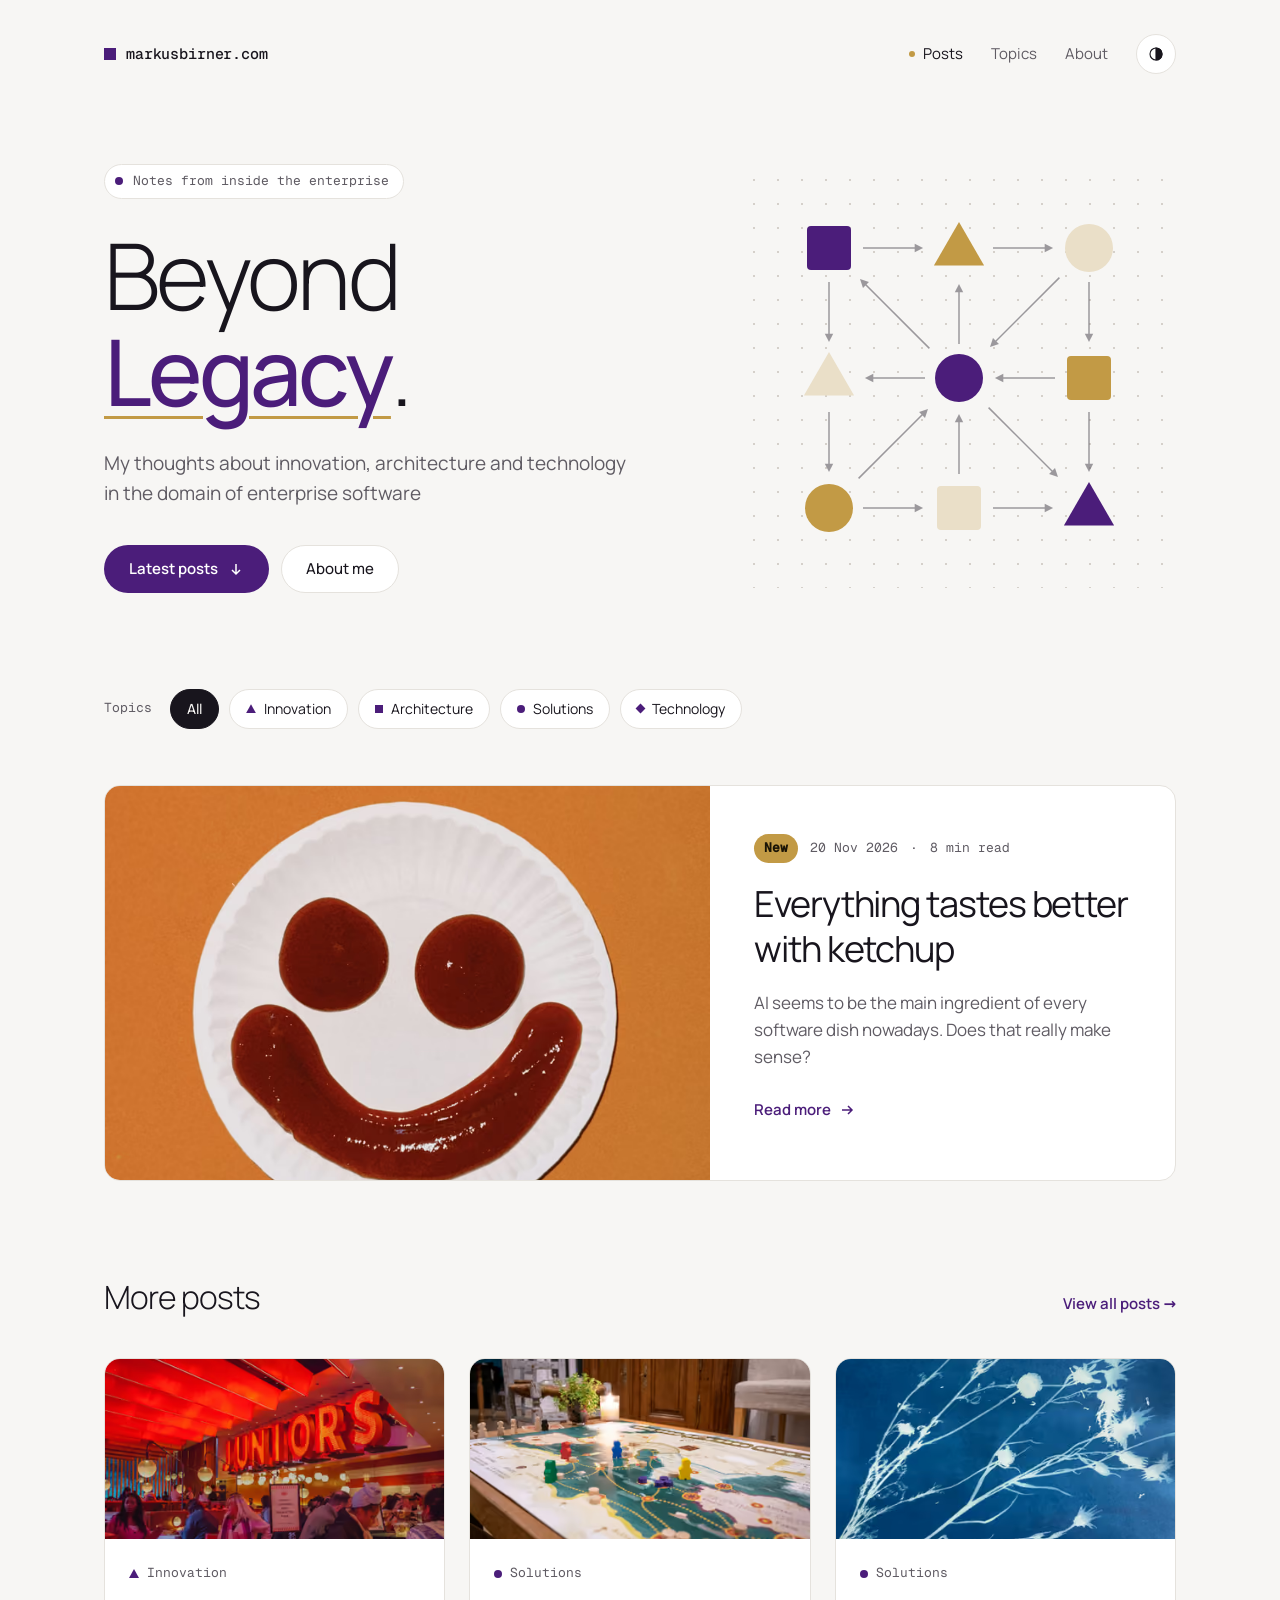
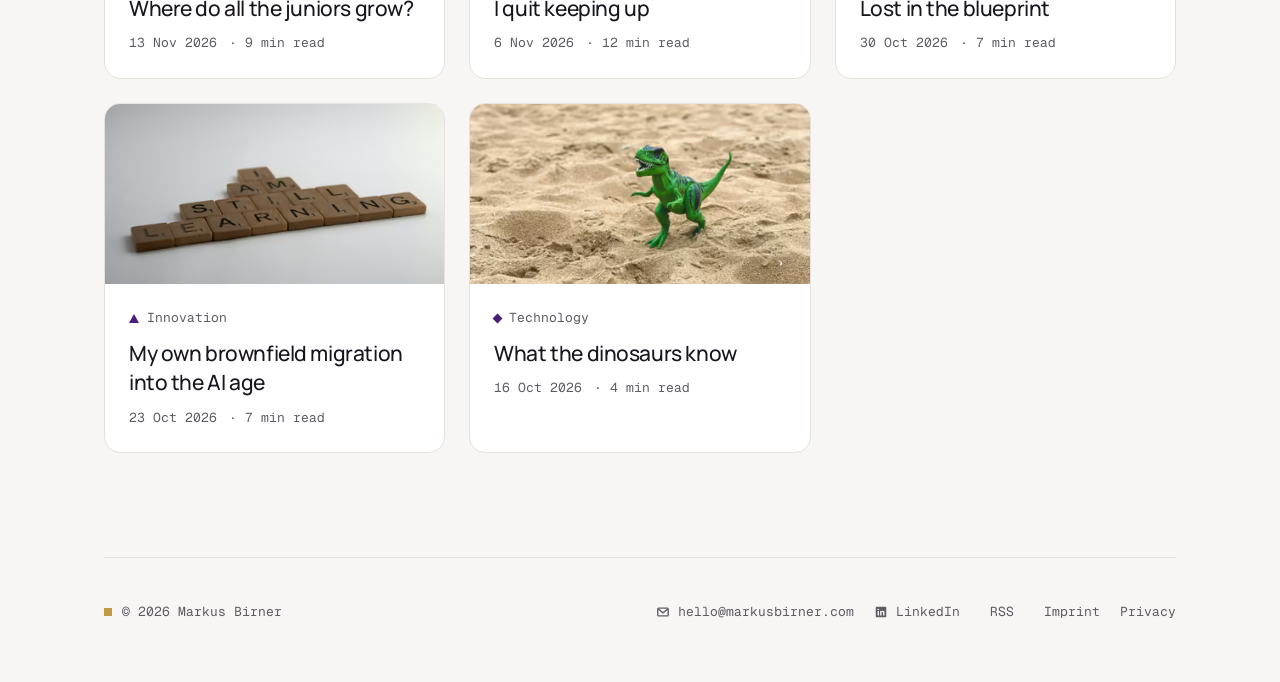
<file: index.html>
<!DOCTYPE html><html lang="en"><head><meta charset="utf-8"><meta name="viewport" content="width=device-width, initial-scale=1"><title>Beyond Legacy · Markus Birner</title><meta name="description" content="Beyond Legacy – innovation, architecture and technology from inside the enterprise."><link rel="canonical" href="https://markusbirner.com/"><link rel="icon" type="image/svg+xml" href="/favicon.svg"><link rel="alternate" type="application/rss+xml" title="Beyond Legacy · Markus Birner" href="/rss.xml"><meta name="theme-color" content="#4b1d7a"><meta property="og:title" content="Beyond Legacy · Markus Birner"><meta property="og:description" content="Beyond Legacy – innovation, architecture and technology from inside the enterprise."><meta property="og:url" content="https://markusbirner.com/"><meta property="og:type" content="website"><meta property="og:locale" content="en_US"><meta name="twitter:card" content="summary"><style>@font-face{font-family:Manrope-534368a5fa28ba27;src:url("/_astro/fonts/812744f5fa2f9edd.woff2") format("woff2");font-display:swap;unicode-range:U+0000-00FF,U+0131,U+0152-0153,U+02BB-02BC,U+02C6,U+02DA,U+02DC,U+0304,U+0308,U+0329,U+2000-206F,U+20AC,U+2122,U+2191,U+2193,U+2212,U+2215,U+FEFF,U+FFFD;font-weight:300;font-style:normal;}@font-face{font-family:Manrope-534368a5fa28ba27;src:url("/_astro/fonts/a0364beae0465cbc.woff2") format("woff2");font-display:swap;unicode-range:U+0000-00FF,U+0131,U+0152-0153,U+02BB-02BC,U+02C6,U+02DA,U+02DC,U+0304,U+0308,U+0329,U+2000-206F,U+20AC,U+2122,U+2191,U+2193,U+2212,U+2215,U+FEFF,U+FFFD;font-weight:400;font-style:normal;}@font-face{font-family:Manrope-534368a5fa28ba27;src:url("/_astro/fonts/8f187fb7547bdd88.woff2") format("woff2");font-display:swap;unicode-range:U+0000-00FF,U+0131,U+0152-0153,U+02BB-02BC,U+02C6,U+02DA,U+02DC,U+0304,U+0308,U+0329,U+2000-206F,U+20AC,U+2122,U+2191,U+2193,U+2212,U+2215,U+FEFF,U+FFFD;font-weight:500;font-style:normal;}@font-face{font-family:Manrope-534368a5fa28ba27;src:url("/_astro/fonts/7e23a19bd44d5f3f.woff2") format("woff2");font-display:swap;unicode-range:U+0000-00FF,U+0131,U+0152-0153,U+02BB-02BC,U+02C6,U+02DA,U+02DC,U+0304,U+0308,U+0329,U+2000-206F,U+20AC,U+2122,U+2191,U+2193,U+2212,U+2215,U+FEFF,U+FFFD;font-weight:600;font-style:normal;}@font-face{font-family:"Manrope-534368a5fa28ba27 fallback: Arial";src:local("Arial");font-display:swap;font-weight:300;font-style:normal;size-adjust:101.3906%;ascent-override:105.138%;descent-override:29.5885%;line-gap-override:0%;}@font-face{font-family:"Manrope-534368a5fa28ba27 fallback: Arial";src:local("Arial");font-display:swap;font-weight:400;font-style:normal;size-adjust:101.3906%;ascent-override:105.138%;descent-override:29.5885%;line-gap-override:0%;}@font-face{font-family:"Manrope-534368a5fa28ba27 fallback: Arial";src:local("Arial");font-display:swap;font-weight:500;font-style:normal;size-adjust:101.3906%;ascent-override:105.138%;descent-override:29.5885%;line-gap-override:0%;}@font-face{font-family:"Manrope-534368a5fa28ba27 fallback: Arial";src:local("Arial");font-display:swap;font-weight:600;font-style:normal;size-adjust:101.3906%;ascent-override:105.138%;descent-override:29.5885%;line-gap-override:0%;}:root{--font-manrope:Manrope-534368a5fa28ba27,"Manrope-534368a5fa28ba27 fallback: Arial",system-ui,sans-serif;}</style><link rel="preload" href="/_astro/fonts/812744f5fa2f9edd.woff2" as="font" type="font/woff2" crossorigin><link rel="preload" href="/_astro/fonts/a0364beae0465cbc.woff2" as="font" type="font/woff2" crossorigin><link rel="preload" href="/_astro/fonts/8f187fb7547bdd88.woff2" as="font" type="font/woff2" crossorigin><link rel="preload" href="/_astro/fonts/7e23a19bd44d5f3f.woff2" as="font" type="font/woff2" crossorigin><style>@font-face{font-family:"Geist Mono-1eb499216200b70e";src:url("/_astro/fonts/11b9bd8d05cc28fd.woff2") format("woff2");font-display:swap;unicode-range:U+0000-00FF,U+0131,U+0152-0153,U+02BB-02BC,U+02C6,U+02DA,U+02DC,U+0304,U+0308,U+0329,U+2000-206F,U+20AC,U+2122,U+2191,U+2193,U+2212,U+2215,U+FEFF,U+FFFD;font-weight:400;font-style:normal;}@font-face{font-family:"Geist Mono-1eb499216200b70e";src:url("/_astro/fonts/1fe2f2f324b7284f.woff2") format("woff2");font-display:swap;unicode-range:U+0000-00FF,U+0131,U+0152-0153,U+02BB-02BC,U+02C6,U+02DA,U+02DC,U+0304,U+0308,U+0329,U+2000-206F,U+20AC,U+2122,U+2191,U+2193,U+2212,U+2215,U+FEFF,U+FFFD;font-weight:500;font-style:normal;}@font-face{font-family:"Geist Mono-1eb499216200b70e fallback: Courier New";src:local("Courier New");font-display:swap;font-weight:400;font-style:normal;size-adjust:99.9837%;ascent-override:100.5164%;descent-override:29.5048%;}@font-face{font-family:"Geist Mono-1eb499216200b70e fallback: Courier New";src:local("Courier New");font-display:swap;font-weight:500;font-style:normal;size-adjust:99.9837%;ascent-override:100.5164%;descent-override:29.5048%;}:root{--font-geist-mono:"Geist Mono-1eb499216200b70e","Geist Mono-1eb499216200b70e fallback: Courier New",ui-monospace,monospace;}</style><!-- Apply the saved colour mode before the first paint (prevents flicker) --><script>
			try {
				const t = localStorage.getItem('theme');
				if (t === 'light' || t === 'dark') document.documentElement.dataset.theme = t;
			} catch (e) {}
		</script><link rel="stylesheet" href="/_astro/BaseLayout.CbfFGgYT.css"><style>.hero-art[data-astro-cid-66u3kelc]{min-width:0;position:relative;overflow:hidden}.hero-art[data-astro-cid-66u3kelc] .dots[data-astro-cid-66u3kelc]{opacity:.8;background-size:24px 24px;position:absolute;inset:0}.art[data-astro-cid-66u3kelc]{width:100%;max-width:400px;height:auto;margin:0 auto;display:block;position:relative}.arrow-line[data-astro-cid-66u3kelc]{stroke:var(--muted);stroke-width:1.5px;opacity:.6}.arrow-head[data-astro-cid-66u3kelc]{fill:var(--muted)}.packet[data-astro-cid-66u3kelc]{stroke:var(--gold);stroke-width:6px;stroke-linecap:round;stroke-dasharray:.1 200;stroke-dashoffset:.1px;animation:2.4s ease-in-out infinite packet}@keyframes packet{0%{stroke-dashoffset:.1px;opacity:0}15%{opacity:1}85%{opacity:1}to{stroke-dashoffset:-100px;opacity:0}}.node--accent[data-astro-cid-66u3kelc]{fill:var(--accent)}.node--soft[data-astro-cid-66u3kelc]{fill:var(--accent-soft)}.node--gold[data-astro-cid-66u3kelc]{fill:var(--gold)}@media (prefers-reduced-motion:reduce){.packet[data-astro-cid-66u3kelc]{display:none}}.hero[data-astro-cid-lcdefpme]{flex-wrap:wrap;align-items:center;gap:48px 64px;padding:88px 0 96px;display:flex}.hero__text[data-astro-cid-lcdefpme]{flex:520px;min-width:0}.hero__claim[data-astro-cid-lcdefpme]{font-size:clamp(52px,10vw,92px);line-height:1.05}.hero__actions[data-astro-cid-lcdefpme]{flex-wrap:wrap;gap:12px;display:flex}.hero[data-astro-cid-lcdefpme] .hero__art{flex:380px}.topics[data-astro-cid-lcdefpme]{flex-wrap:wrap;align-items:center;gap:10px;padding-bottom:56px;display:flex}.topics__label[data-astro-cid-lcdefpme]{color:var(--muted);margin-right:8px;font-size:13px}.featured-wrap[data-astro-cid-lcdefpme]{padding-bottom:96px;scroll-margin-top:24px}.featured[data-astro-cid-lcdefpme]{flex-flow:wrap}.featured[data-astro-cid-lcdefpme] .featured__cover{flex:520px;min-height:clamp(260px,40vw,380px)}.featured__body[data-astro-cid-lcdefpme]{flex-direction:column;flex:380px;justify-content:center;gap:18px;padding:clamp(28px,4vw,48px) clamp(24px,4vw,44px);display:flex}.featured__title[data-astro-cid-lcdefpme]{letter-spacing:-.03em;font-size:clamp(28px,4vw,36px);font-weight:400;line-height:1.25}.featured__desc[data-astro-cid-lcdefpme]{color:var(--muted);margin:0}.more[data-astro-cid-lcdefpme]{padding-bottom:104px}
.cover[data-astro-cid-2z4hosiv]{background:var(--code-bg);position:relative;overflow:hidden}.cover[data-astro-cid-2z4hosiv]>div[data-astro-cid-2z4hosiv],.cover[data-astro-cid-2z4hosiv]>span[data-astro-cid-2z4hosiv]{position:absolute}.cover--photo[data-astro-cid-2z4hosiv] picture{display:contents}.cover--photo[data-astro-cid-2z4hosiv] img{object-fit:cover;width:100%;height:100%;position:absolute;inset:0}.cover--large[data-astro-cid-2z4hosiv]{min-height:clamp(260px,38vw,440px)}.l-dots[data-astro-cid-2z4hosiv]{width:46%;top:0;bottom:0;right:0}.l-ring[data-astro-cid-2z4hosiv]{border:1px solid var(--accent);border-radius:50%;width:240px;height:240px;top:calc(50% - 120px);left:12%}.l-square[data-astro-cid-2z4hosiv]{background:var(--accent);width:88px;height:88px;top:calc(50% - 4px);left:calc(12% + 170px)}.l-soft[data-astro-cid-2z4hosiv]{background:var(--accent-soft);width:124px;height:124px;top:18%;right:12%}.l-gold[data-astro-cid-2z4hosiv]{background:var(--gold);width:28px;height:28px;top:calc(18% + 108px);right:calc(12% + 108px)}.l-label[data-astro-cid-2z4hosiv]{font-family:var(--font-mono);color:var(--muted);font-size:12px;bottom:18px;left:24px}.cover--card[data-astro-cid-2z4hosiv]{height:180px}.c-dots[data-astro-cid-2z4hosiv]{background-size:16px 16px;width:40%;top:0;bottom:0;right:0}.w-ring[data-astro-cid-2z4hosiv]{border:1px solid var(--accent);border-radius:50%;width:112px;height:112px;top:34px;left:28px}.w-square[data-astro-cid-2z4hosiv]{background:var(--accent);width:52px;height:52px;top:92px;left:104px}.w-gold[data-astro-cid-2z4hosiv]{background:var(--gold);width:18px;height:18px;top:40px;left:164px}.t-a[data-astro-cid-2z4hosiv]{background:var(--accent);width:72px;height:72px;top:36px;left:28px}.t-b[data-astro-cid-2z4hosiv]{background:var(--accent-soft);width:72px;height:72px;top:36px;left:112px}.t-gold[data-astro-cid-2z4hosiv]{background:var(--gold);width:32px;height:32px;top:120px;left:112px}.cover--technology[data-astro-cid-2z4hosiv]{background:var(--fg)}.terminal[data-astro-cid-2z4hosiv]{font-family:var(--font-mono);color:var(--bg);flex-direction:column;justify-content:center;gap:8px;padding:0 28px;font-size:14px;display:flex;inset:0}.terminal[data-astro-cid-2z4hosiv] b[data-astro-cid-2z4hosiv]{color:var(--gold);font-weight:400}.terminal[data-astro-cid-2z4hosiv] .dim[data-astro-cid-2z4hosiv]{opacity:.6}.terminal[data-astro-cid-2z4hosiv] .prompt[data-astro-cid-2z4hosiv]{align-items:center;gap:6px;display:flex}.terminal[data-astro-cid-2z4hosiv] i[data-astro-cid-2z4hosiv]{background:var(--accent-soft);width:8px;height:16px;display:block}.cover--innovation[data-astro-cid-2z4hosiv]{background:var(--accent-soft)}.diamonds[data-astro-cid-2z4hosiv]{align-items:center;gap:28px;padding-left:44px;display:flex;inset:0}.dia[data-astro-cid-2z4hosiv]{border:1.5px solid var(--accent);flex:none;width:60px;height:60px;transform:rotate(45deg)}.dia--fill[data-astro-cid-2z4hosiv]{background:var(--accent)}.dia--gold[data-astro-cid-2z4hosiv]{border-color:var(--gold);background:var(--gold);width:28px;height:28px}@media (width<=600px){.l-ring[data-astro-cid-2z4hosiv]{width:160px;height:160px;top:calc(50% - 80px);left:8%}.l-square[data-astro-cid-2z4hosiv]{width:60px;height:60px;left:calc(8% + 112px)}.l-soft[data-astro-cid-2z4hosiv]{width:76px;height:76px;right:8%}.l-gold[data-astro-cid-2z4hosiv]{width:20px;height:20px;top:calc(18% + 64px);right:calc(8% + 64px)}}
</style></head><body><a class="skip-link" href="#content">Skip to content</a><div class="container"><header class="site-header"><a class="logo" href="/">markusbirner.com</a><nav class="nav" aria-label="Main navigation"><a href="/" aria-current="page">Posts</a><a href="/topics/">Topics</a><a href="/about/">About</a><button class="icon-btn" type="button" data-theme-toggle aria-pressed="false" aria-label="Dark mode" title="Light / dark mode"><svg aria-hidden="true" width="18" height="18" viewBox="0 0 24 24" fill="none" stroke="currentColor" stroke-width="1.5"><circle cx="12" cy="12" r="8"></circle><path d="M12 4a8 8 0 0 1 0 16z" fill="currentColor"></path></svg></button></nav></header><script type="module">var e=document.documentElement,t=document.querySelector(`[data-theme-toggle]`),n=window.matchMedia(`(prefers-color-scheme: dark)`),r=()=>e.dataset.theme??(n.matches?`dark`:`light`),i=()=>t?.setAttribute(`aria-pressed`,String(r()===`dark`));i(),n.addEventListener(`change`,i),t?.addEventListener(`click`,()=>{let t=r()===`dark`?`light`:`dark`;e.dataset.theme=t,i();try{localStorage.setItem(`theme`,t)}catch{}});</script><main id="content"><section class="hero" data-astro-cid-lcdefpme><div class="hero__text" data-astro-cid-lcdefpme><p class="eyebrow" data-astro-cid-lcdefpme>Notes from inside the enterprise</p><h1 class="display hero__claim" data-astro-cid-lcdefpme>Beyond <span class="hl" data-astro-cid-lcdefpme>Legacy</span>.</h1><p class="lede" data-astro-cid-lcdefpme>My thoughts about innovation, architecture and technology in the domain of enterprise software</p><div class="hero__actions" data-astro-cid-lcdefpme><a class="btn btn--primary" href="#latest" data-astro-cid-lcdefpme>Latest posts<svg aria-hidden="true" width="16" height="16" viewBox="0 0 16 16" fill="none" stroke="currentColor" stroke-width="1.5" data-astro-cid-lcdefpme><path d="M8 3v10M4 9l4 4 4-4" data-astro-cid-lcdefpme></path></svg></a><a class="btn btn--secondary" href="/about/" data-astro-cid-lcdefpme>About me</a></div></div><div class="hero-art hero__art" aria-hidden="true" data-astro-cid-66u3kelc><div class="dots" data-astro-cid-66u3kelc></div><svg class="art" viewBox="0 0 400 420" width="400" height="420" data-astro-cid-66u3kelc><defs data-astro-cid-66u3kelc><marker id="net-arrow" viewBox="0 0 10 10" refX="7" refY="5" markerWidth="7" markerHeight="7" orient="auto-start-reverse" data-astro-cid-66u3kelc><path class="arrow-head" d="M1 1 L9 5 L1 9 z" data-astro-cid-66u3kelc></path></marker></defs><line class="arrow-line" x1="104" y1="80" x2="162" y2="80" marker-end="url(#net-arrow)" data-astro-cid-66u3kelc></line><line class="arrow-line" x1="234" y1="80" x2="292" y2="80" marker-end="url(#net-arrow)" data-astro-cid-66u3kelc></line><line class="arrow-line" x1="166" y1="210" x2="108" y2="210" marker-end="url(#net-arrow)" data-astro-cid-66u3kelc></line><line class="arrow-line" x1="296" y1="210" x2="238" y2="210" marker-end="url(#net-arrow)" data-astro-cid-66u3kelc></line><line class="arrow-line" x1="104" y1="340" x2="162" y2="340" marker-end="url(#net-arrow)" data-astro-cid-66u3kelc></line><line class="arrow-line" x1="234" y1="340" x2="292" y2="340" marker-end="url(#net-arrow)" data-astro-cid-66u3kelc></line><line class="arrow-line" x1="70" y1="114" x2="70" y2="172" marker-end="url(#net-arrow)" data-astro-cid-66u3kelc></line><line class="arrow-line" x1="70" y1="244" x2="70" y2="302" marker-end="url(#net-arrow)" data-astro-cid-66u3kelc></line><line class="arrow-line" x1="200" y1="176" x2="200" y2="118" marker-end="url(#net-arrow)" data-astro-cid-66u3kelc></line><line class="arrow-line" x1="200" y1="306" x2="200" y2="248" marker-end="url(#net-arrow)" data-astro-cid-66u3kelc></line><line class="arrow-line" x1="330" y1="114" x2="330" y2="172" marker-end="url(#net-arrow)" data-astro-cid-66u3kelc></line><line class="arrow-line" x1="330" y1="244" x2="330" y2="302" marker-end="url(#net-arrow)" data-astro-cid-66u3kelc></line><line class="arrow-line" x1="170.4" y1="180.4" x2="102.5" y2="112.5" marker-end="url(#net-arrow)" data-astro-cid-66u3kelc></line><line class="arrow-line" x1="300.4" y1="109.6" x2="232.5" y2="177.5" marker-end="url(#net-arrow)" data-astro-cid-66u3kelc></line><line class="arrow-line" x1="229.6" y1="239.6" x2="297.5" y2="307.5" marker-end="url(#net-arrow)" data-astro-cid-66u3kelc></line><line class="arrow-line" x1="99.6" y1="310.4" x2="167.5" y2="242.5" marker-end="url(#net-arrow)" data-astro-cid-66u3kelc></line><line class="packet" pathLength="100" style="animation-delay: 0.00s" x1="104" y1="80" x2="162" y2="80" data-astro-cid-66u3kelc></line><line class="packet" pathLength="100" style="animation-delay: 0.37s" x1="234" y1="80" x2="292" y2="80" data-astro-cid-66u3kelc></line><line class="packet" pathLength="100" style="animation-delay: 0.74s" x1="166" y1="210" x2="108" y2="210" data-astro-cid-66u3kelc></line><line class="packet" pathLength="100" style="animation-delay: 1.11s" x1="296" y1="210" x2="238" y2="210" data-astro-cid-66u3kelc></line><line class="packet" pathLength="100" style="animation-delay: 1.48s" x1="104" y1="340" x2="162" y2="340" data-astro-cid-66u3kelc></line><line class="packet" pathLength="100" style="animation-delay: 1.85s" x1="234" y1="340" x2="292" y2="340" data-astro-cid-66u3kelc></line><line class="packet" pathLength="100" style="animation-delay: 2.22s" x1="70" y1="114" x2="70" y2="172" data-astro-cid-66u3kelc></line><line class="packet" pathLength="100" style="animation-delay: 0.19s" x1="70" y1="244" x2="70" y2="302" data-astro-cid-66u3kelc></line><line class="packet" pathLength="100" style="animation-delay: 0.56s" x1="200" y1="176" x2="200" y2="118" data-astro-cid-66u3kelc></line><line class="packet" pathLength="100" style="animation-delay: 0.93s" x1="200" y1="306" x2="200" y2="248" data-astro-cid-66u3kelc></line><line class="packet" pathLength="100" style="animation-delay: 1.30s" x1="330" y1="114" x2="330" y2="172" data-astro-cid-66u3kelc></line><line class="packet" pathLength="100" style="animation-delay: 1.67s" x1="330" y1="244" x2="330" y2="302" data-astro-cid-66u3kelc></line><line class="packet" pathLength="100" style="animation-delay: 2.04s" x1="170.4" y1="180.4" x2="102.5" y2="112.5" data-astro-cid-66u3kelc></line><line class="packet" pathLength="100" style="animation-delay: 0.01s" x1="300.4" y1="109.6" x2="232.5" y2="177.5" data-astro-cid-66u3kelc></line><line class="packet" pathLength="100" style="animation-delay: 0.38s" x1="229.6" y1="239.6" x2="297.5" y2="307.5" data-astro-cid-66u3kelc></line><line class="packet" pathLength="100" style="animation-delay: 0.75s" x1="99.6" y1="310.4" x2="167.5" y2="242.5" data-astro-cid-66u3kelc></line><rect class="node node--accent" x="48" y="58" width="44" height="44" rx="4" data-astro-cid-66u3kelc></rect><polygon class="node node--gold" points="200.0,54.0 225.1,97.5 174.9,97.5" stroke-linejoin="round" data-astro-cid-66u3kelc></polygon><circle class="node node--soft" cx="330" cy="80" r="24" data-astro-cid-66u3kelc></circle><polygon class="node node--soft" points="70.0,184.0 95.1,227.5 44.9,227.5" stroke-linejoin="round" data-astro-cid-66u3kelc></polygon><circle class="node node--accent" cx="200" cy="210" r="24" data-astro-cid-66u3kelc></circle><rect class="node node--gold" x="308" y="188" width="44" height="44" rx="4" data-astro-cid-66u3kelc></rect><circle class="node node--gold" cx="70" cy="340" r="24" data-astro-cid-66u3kelc></circle><rect class="node node--soft" x="178" y="318" width="44" height="44" rx="4" data-astro-cid-66u3kelc></rect><polygon class="node node--accent" points="330.0,314.0 355.1,357.5 304.9,357.5" stroke-linejoin="round" data-astro-cid-66u3kelc></polygon></svg></div></section><nav class="topics" aria-label="Topics" data-astro-cid-lcdefpme><span class="topics__label mono" data-astro-cid-lcdefpme>Topics</span><a class="chip chip--active" href="/topics/" data-astro-cid-lcdefpme>All</a><a class="chip" href="/topics/?topic=innovation" data-astro-cid-lcdefpme><span class="glyph glyph--innovation" aria-hidden="true"></span>Innovation</a><a class="chip" href="/topics/?topic=architecture" data-astro-cid-lcdefpme><span class="glyph glyph--architecture" aria-hidden="true"></span>Architecture</a><a class="chip" href="/topics/?topic=solutions" data-astro-cid-lcdefpme><span class="glyph glyph--solutions" aria-hidden="true"></span>Solutions</a><a class="chip" href="/topics/?topic=technology" data-astro-cid-lcdefpme><span class="glyph glyph--technology" aria-hidden="true"></span>Technology</a></nav><section id="latest" class="featured-wrap" aria-label="Latest post" data-astro-cid-lcdefpme><a class="card featured" href="/posts/everything-tastes-better-with-ketchup/" data-astro-cid-lcdefpme><div class="cover cover--large cover--photo featured__cover" data-astro-cid-2z4hosiv><picture data-astro-cid-2z4hosiv="true"><source srcset="/_astro/everything-tastes-better-with-ketchup.kU51aECl_1exiQE.avif 800w, /_astro/everything-tastes-better-with-ketchup.kU51aECl_Z21vYeV.avif 1200w, /_astro/everything-tastes-better-with-ketchup.kU51aECl_ofgFS.avif 1600w, /_astro/everything-tastes-better-with-ketchup.kU51aECl_ZwSrtQ.avif 2000w" type="image/avif" sizes="(max-width: 960px) calc(100vw - 48px), 620px"><source srcset="/_astro/everything-tastes-better-with-ketchup.kU51aECl_Z9iCYP.webp 800w, /_astro/everything-tastes-better-with-ketchup.kU51aECl_BQTre.webp 1200w, /_astro/everything-tastes-better-with-ketchup.kU51aECl_Z22xXqS.webp 1600w, /_astro/everything-tastes-better-with-ketchup.kU51aECl_26urcj.webp 2000w" type="image/webp" sizes="(max-width: 960px) calc(100vw - 48px), 620px"><img src="/_astro/everything-tastes-better-with-ketchup.kU51aECl_1SiPu.jpg" srcset="/_astro/everything-tastes-better-with-ketchup.kU51aECl_ZTL1mu.jpg 800w, /_astro/everything-tastes-better-with-ketchup.kU51aECl_2qqK1z.jpg 1200w, /_astro/everything-tastes-better-with-ketchup.kU51aECl_ZdY7Qx.jpg 1600w, /_astro/everything-tastes-better-with-ketchup.kU51aECl_Z1a7Q2h.jpg 2000w" alt sizes="(max-width: 960px) calc(100vw - 48px), 620px" loading="lazy" fetchpriority="auto" data-astro-cid-2z4hosiv="true" decoding="async" width="2048" height="3072"></picture></div><div class="featured__body" data-astro-cid-lcdefpme><div class="meta" data-astro-cid-lcdefpme><span class="pill-gold" data-astro-cid-lcdefpme>New</span><time datetime="2026-11-20" data-astro-cid-lcdefpme>20 Nov 2026</time><span aria-hidden="true" data-astro-cid-lcdefpme>·</span><span data-astro-cid-lcdefpme>8 min read</span></div><h2 class="card-title featured__title" data-astro-cid-lcdefpme>Everything tastes better with ketchup</h2><p class="featured__desc" data-astro-cid-lcdefpme>AI seems to be the main ingredient of every software dish nowadays. Does that really make sense?</p><span class="link-accent" data-astro-cid-lcdefpme>Read more<svg aria-hidden="true" width="16" height="16" viewBox="0 0 16 16" fill="none" stroke="currentColor" stroke-width="1.5" data-astro-cid-lcdefpme><path d="M3 8h10M9 4l4 4-4 4" data-astro-cid-lcdefpme></path></svg></span></div></a></section><section class="more" aria-labelledby="more" data-astro-cid-lcdefpme><div class="section-head" data-astro-cid-lcdefpme><h2 id="more" class="section-title" data-astro-cid-lcdefpme>More posts</h2><a class="link-accent" href="/topics/" data-astro-cid-lcdefpme>View all posts →</a></div><div class="card-grid" data-astro-cid-lcdefpme><a class="card" href="/posts/where-do-all-the-juniors-grow/"><div class="cover cover--card cover--photo" data-astro-cid-2z4hosiv><picture data-astro-cid-2z4hosiv="true"><source srcset="/_astro/where-do-all-the-juniors-grow.BfGFRnmj_23SxlX.avif 400w, /_astro/where-do-all-the-juniors-grow.BfGFRnmj_ZYAxS5.avif 640w, /_astro/where-do-all-the-juniors-grow.BfGFRnmj_Z1Ck4Ta.avif 800w" type="image/avif" sizes="(max-width: 700px) calc(100vw - 48px), 360px"><source srcset="/_astro/where-do-all-the-juniors-grow.BfGFRnmj_Z1G4SmX.webp 400w, /_astro/where-do-all-the-juniors-grow.BfGFRnmj_kC9bU.webp 640w, /_astro/where-do-all-the-juniors-grow.BfGFRnmj_Zi6mOa.webp 800w" type="image/webp" sizes="(max-width: 700px) calc(100vw - 48px), 360px"><img src="/_astro/where-do-all-the-juniors-grow.BfGFRnmj_Z26TIjY.jpg" srcset="/_astro/where-do-all-the-juniors-grow.BfGFRnmj_Z6V6Mi.jpg 400w, /_astro/where-do-all-the-juniors-grow.BfGFRnmj_1TKULA.jpg 640w, /_astro/where-do-all-the-juniors-grow.BfGFRnmj_1h2oKv.jpg 800w" alt sizes="(max-width: 700px) calc(100vw - 48px), 360px" loading="lazy" fetchpriority="auto" data-astro-cid-2z4hosiv="true" decoding="async" width="4480" height="3364"></picture></div><div class="card-body"><span class="category-label"><span class="glyph glyph--innovation" aria-hidden="true"></span>Innovation</span><h3 class="card-title">Where do all the juniors grow?</h3><span class="meta"><time datetime="2026-11-13">13 Nov 2026</time> · 9 min read</span></div></a><a class="card" href="/posts/i-quit-keeping-up/"><div class="cover cover--card cover--photo" data-astro-cid-2z4hosiv><picture data-astro-cid-2z4hosiv="true"><source srcset="/_astro/i-quit-keeping-up.C6dRsC0__1GrRAw.avif 400w, /_astro/i-quit-keeping-up.C6dRsC0__Z4RQJN.avif 640w, /_astro/i-quit-keeping-up.C6dRsC0__16W6P7.avif 800w" type="image/avif" sizes="(max-width: 700px) calc(100vw - 48px), 360px"><source srcset="/_astro/i-quit-keeping-up.C6dRsC0__Z1xq0lW.webp 400w, /_astro/i-quit-keeping-up.C6dRsC0__1Kqo6E.webp 640w, /_astro/i-quit-keeping-up.C6dRsC0__Z27UL7m.webp 800w" type="image/webp" sizes="(max-width: 700px) calc(100vw - 48px), 360px"><img src="/_astro/i-quit-keeping-up.C6dRsC0__Z14FOW9.jpg" srcset="/_astro/i-quit-keeping-up.C6dRsC0__ZLoCYj.jpg 400w, /_astro/i-quit-keeping-up.C6dRsC0__2wrKti.jpg 640w, /_astro/i-quit-keeping-up.C6dRsC0__Z1lToJI.jpg 800w" alt sizes="(max-width: 700px) calc(100vw - 48px), 360px" loading="lazy" fetchpriority="auto" data-astro-cid-2z4hosiv="true" decoding="async" width="3936" height="2216"></picture></div><div class="card-body"><span class="category-label"><span class="glyph glyph--solutions" aria-hidden="true"></span>Solutions</span><h3 class="card-title">I quit keeping up</h3><span class="meta"><time datetime="2026-11-06">6 Nov 2026</time> · 12 min read</span></div></a><a class="card" href="/posts/lost-in-the-blueprint/"><div class="cover cover--card cover--photo" data-astro-cid-2z4hosiv><picture data-astro-cid-2z4hosiv="true"><source srcset="/_astro/lost-in-the-blueprint.vrdbc8Ae_HH69Q.avif 400w, /_astro/lost-in-the-blueprint.vrdbc8Ae_Avits.avif 640w, /_astro/lost-in-the-blueprint.vrdbc8Ae_Z1R3HRp.avif 800w" type="image/avif" sizes="(max-width: 700px) calc(100vw - 48px), 360px"><source srcset="/_astro/lost-in-the-blueprint.vrdbc8Ae_11XdI1.webp 400w, /_astro/lost-in-the-blueprint.vrdbc8Ae_TLq2C.webp 640w, /_astro/lost-in-the-blueprint.vrdbc8Ae_Z1xMAjf.webp 800w" type="image/webp" sizes="(max-width: 700px) calc(100vw - 48px), 360px"><img src="/_astro/lost-in-the-blueprint.vrdbc8Ae_1dYlbj.jpg" srcset="/_astro/lost-in-the-blueprint.vrdbc8Ae_Z1iMpa8.jpg 400w, /_astro/lost-in-the-blueprint.vrdbc8Ae_Z1pYcPw.jpg 640w, /_astro/lost-in-the-blueprint.vrdbc8Ae_1bCTBx.jpg 800w" alt sizes="(max-width: 700px) calc(100vw - 48px), 360px" loading="lazy" fetchpriority="auto" data-astro-cid-2z4hosiv="true" decoding="async" width="3431" height="2573"></picture></div><div class="card-body"><span class="category-label"><span class="glyph glyph--solutions" aria-hidden="true"></span>Solutions</span><h3 class="card-title">Lost in the blueprint</h3><span class="meta"><time datetime="2026-10-30">30 Oct 2026</time> · 7 min read</span></div></a><a class="card" href="/posts/my-brownfield-migration/"><div class="cover cover--card cover--photo" data-astro-cid-2z4hosiv><picture data-astro-cid-2z4hosiv="true"><source srcset="/_astro/my-brownfield-migration.DI9WPpQ1_ypnGi.avif 400w, /_astro/my-brownfield-migration.DI9WPpQ1_2sbz1y.avif 640w, /_astro/my-brownfield-migration.DI9WPpQ1_ZIRppO.avif 800w" type="image/avif" sizes="(max-width: 700px) calc(100vw - 48px), 360px"><source srcset="/_astro/my-brownfield-migration.DI9WPpQ1_Z13vbce.webp 400w, /_astro/my-brownfield-migration.DI9WPpQ1_Pg082.webp 640w, /_astro/my-brownfield-migration.DI9WPpQ1_Z2lMYjl.webp 800w" type="image/webp" sizes="(max-width: 700px) calc(100vw - 48px), 360px"><img src="/_astro/my-brownfield-migration.DI9WPpQ1_R2cNX.jpg" srcset="/_astro/my-brownfield-migration.DI9WPpQ1_Z2veUq0.jpg 400w, /_astro/my-brownfield-migration.DI9WPpQ1_ZBsJ5J.jpg 640w, /_astro/my-brownfield-migration.DI9WPpQ1_1gEpgO.jpg 800w" alt sizes="(max-width: 700px) calc(100vw - 48px), 360px" loading="lazy" fetchpriority="auto" data-astro-cid-2z4hosiv="true" decoding="async" width="5184" height="3888"></picture></div><div class="card-body"><span class="category-label"><span class="glyph glyph--innovation" aria-hidden="true"></span>Innovation</span><h3 class="card-title">My own brownfield migration into the AI age</h3><span class="meta"><time datetime="2026-10-23">23 Oct 2026</time> · 7 min read</span></div></a><a class="card" href="/posts/what-the-dinosaurs-know/"><div class="cover cover--card cover--photo" data-astro-cid-2z4hosiv><picture data-astro-cid-2z4hosiv="true"><source srcset="/_astro/what-the-dinosaurs-know.Cf_rWWef_1mKb69.avif 400w, /_astro/what-the-dinosaurs-know.Cf_rWWef_Seemz.avif 640w, /_astro/what-the-dinosaurs-know.Cf_rWWef_Z2rBwPm.avif 800w" type="image/avif" sizes="(max-width: 700px) calc(100vw - 48px), 360px"><source srcset="/_astro/what-the-dinosaurs-know.Cf_rWWef_ZfanMn.webp 400w, /_astro/what-the-dinosaurs-know.Cf_rWWef_ZIGkvW.webp 640w, /_astro/what-the-dinosaurs-know.Cf_rWWef_10E253.webp 800w" type="image/webp" sizes="(max-width: 700px) calc(100vw - 48px), 360px"><img src="/_astro/what-the-dinosaurs-know.Cf_rWWef_Z1w7v7G.jpg" srcset="/_astro/what-the-dinosaurs-know.Cf_rWWef_Z1GT819.jpg 400w, /_astro/what-the-dinosaurs-know.Cf_rWWef_Z2bq4JI.jpg 640w, /_astro/what-the-dinosaurs-know.Cf_rWWef_Zr4H8I.jpg 800w" alt sizes="(max-width: 700px) calc(100vw - 48px), 360px" loading="lazy" fetchpriority="auto" data-astro-cid-2z4hosiv="true" decoding="async" width="4032" height="2688"></picture></div><div class="card-body"><span class="category-label"><span class="glyph glyph--technology" aria-hidden="true"></span>Technology</span><h3 class="card-title">What the dinosaurs know</h3><span class="meta"><time datetime="2026-10-16">16 Oct 2026</time> · 4 min read</span></div></a></div></section></main><footer class="site-footer" data-astro-cid-jo6i4kqk><span class="site-footer__copy" data-astro-cid-jo6i4kqk>© 2026 Markus Birner</span><nav aria-label="Contact and legal" data-astro-cid-jo6i4kqk><a href="mailto:hello@markusbirner.com" data-astro-cid-jo6i4kqk><svg aria-hidden="true" width="14" height="14" viewBox="0 0 16 16" fill="none" stroke="currentColor" stroke-width="1.5" data-astro-cid-jo6i4kqk><rect x="2" y="3.5" width="12" height="9" rx="1" data-astro-cid-jo6i4kqk></rect><path d="M2.5 4.5 8 9l5.5-4.5" data-astro-cid-jo6i4kqk></path></svg>hello@markusbirner.com</a><a href="https://www.linkedin.com/in/markusbirner" rel="me noopener" data-astro-cid-jo6i4kqk><svg aria-hidden="true" width="14" height="14" viewBox="0 0 16 16" fill="currentColor" data-astro-cid-jo6i4kqk><path d="M2 2.75C2 2.34 2.34 2 2.75 2h10.5c.41 0 .75.34.75.75v10.5c0 .41-.34.75-.75.75H2.75A.75.75 0 0 1 2 13.25V2.75Zm2.1 4.05v5.1h1.6V6.8H4.1Zm.8-2.55a.93.93 0 1 0 0 1.86.93.93 0 0 0 0-1.86ZM7 6.8v5.1h1.6V9.37c0-.67.13-1.32.96-1.32.82 0 .83.77.83 1.36v2.49H12V9.1c0-1.38-.3-2.43-1.9-2.43-.77 0-1.29.42-1.5.82h-.02V6.8H7Z" data-astro-cid-jo6i4kqk></path></svg>LinkedIn</a><a href="/rss.xml" data-astro-cid-jo6i4kqk>RSS</a><a href="/imprint/" data-astro-cid-jo6i4kqk>Imprint</a><a href="/privacy/" data-astro-cid-jo6i4kqk>Privacy</a></nav></footer></div></body></html>
</file>
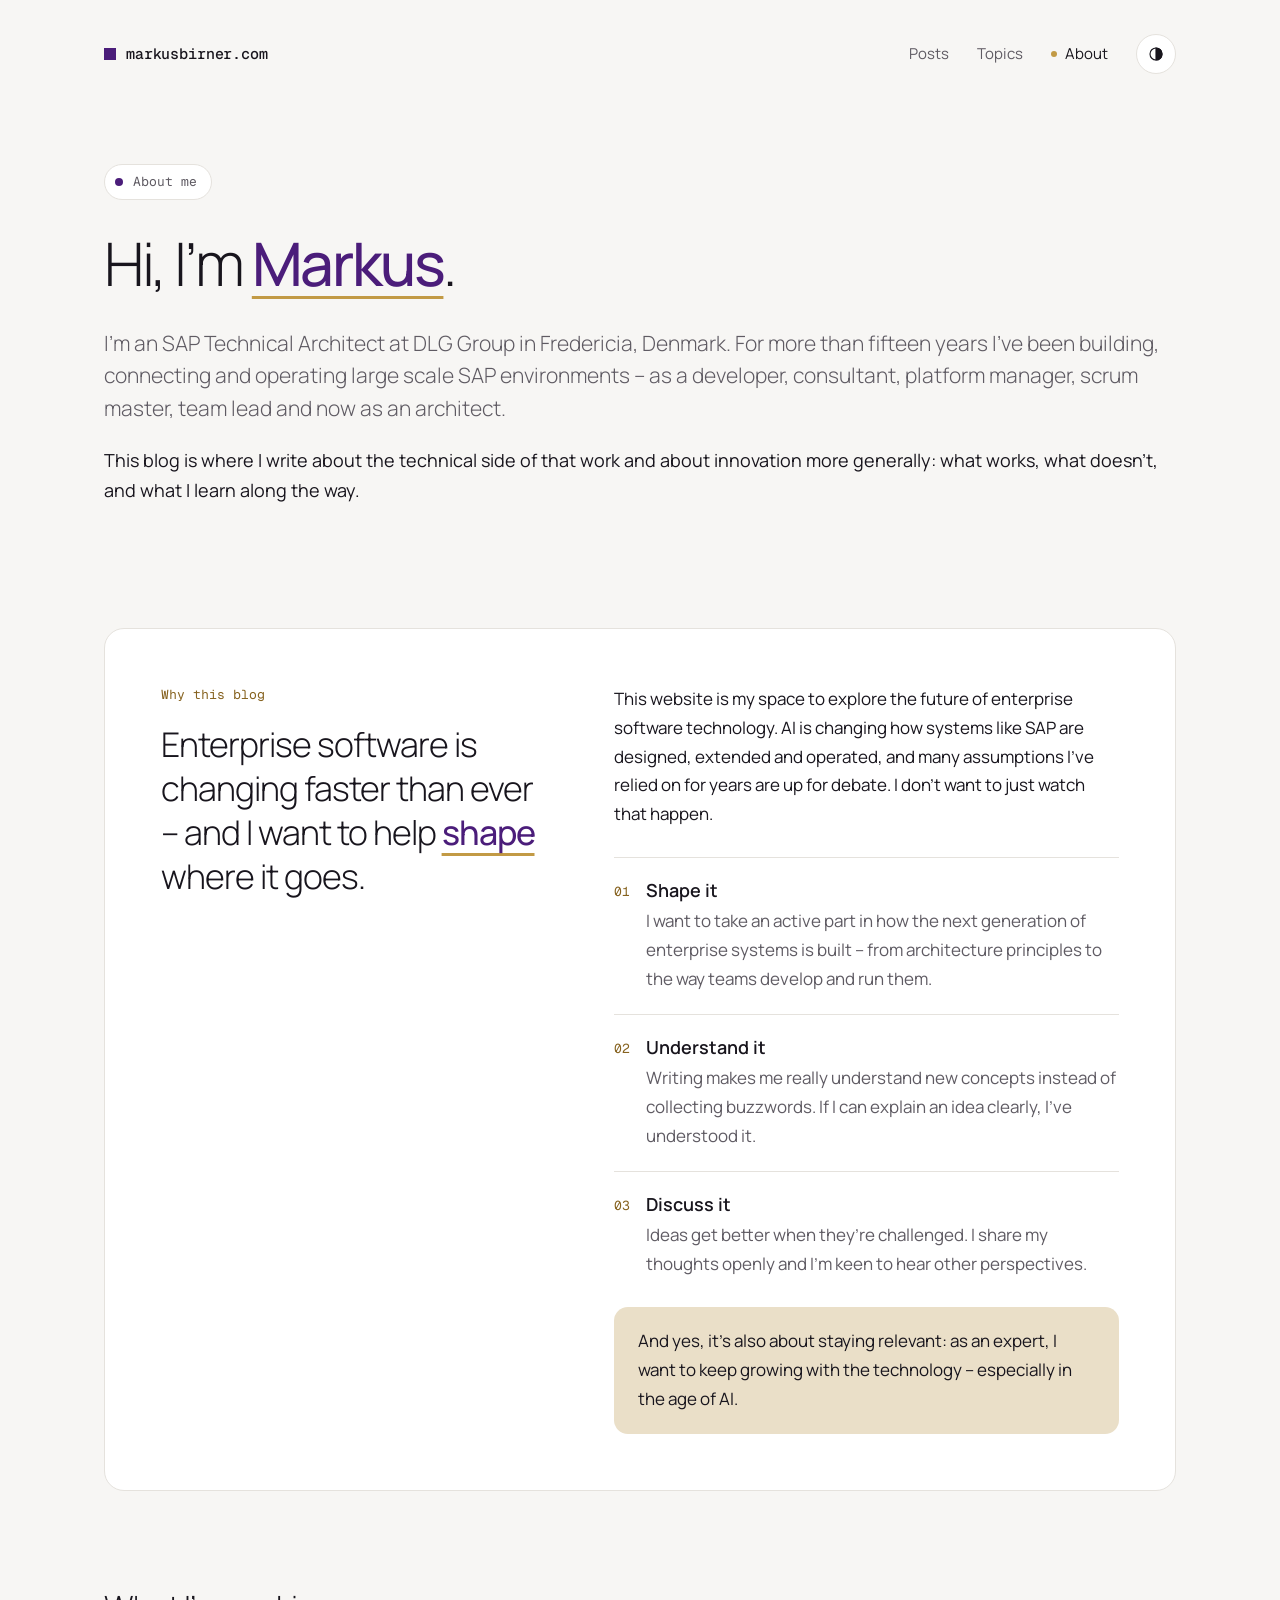
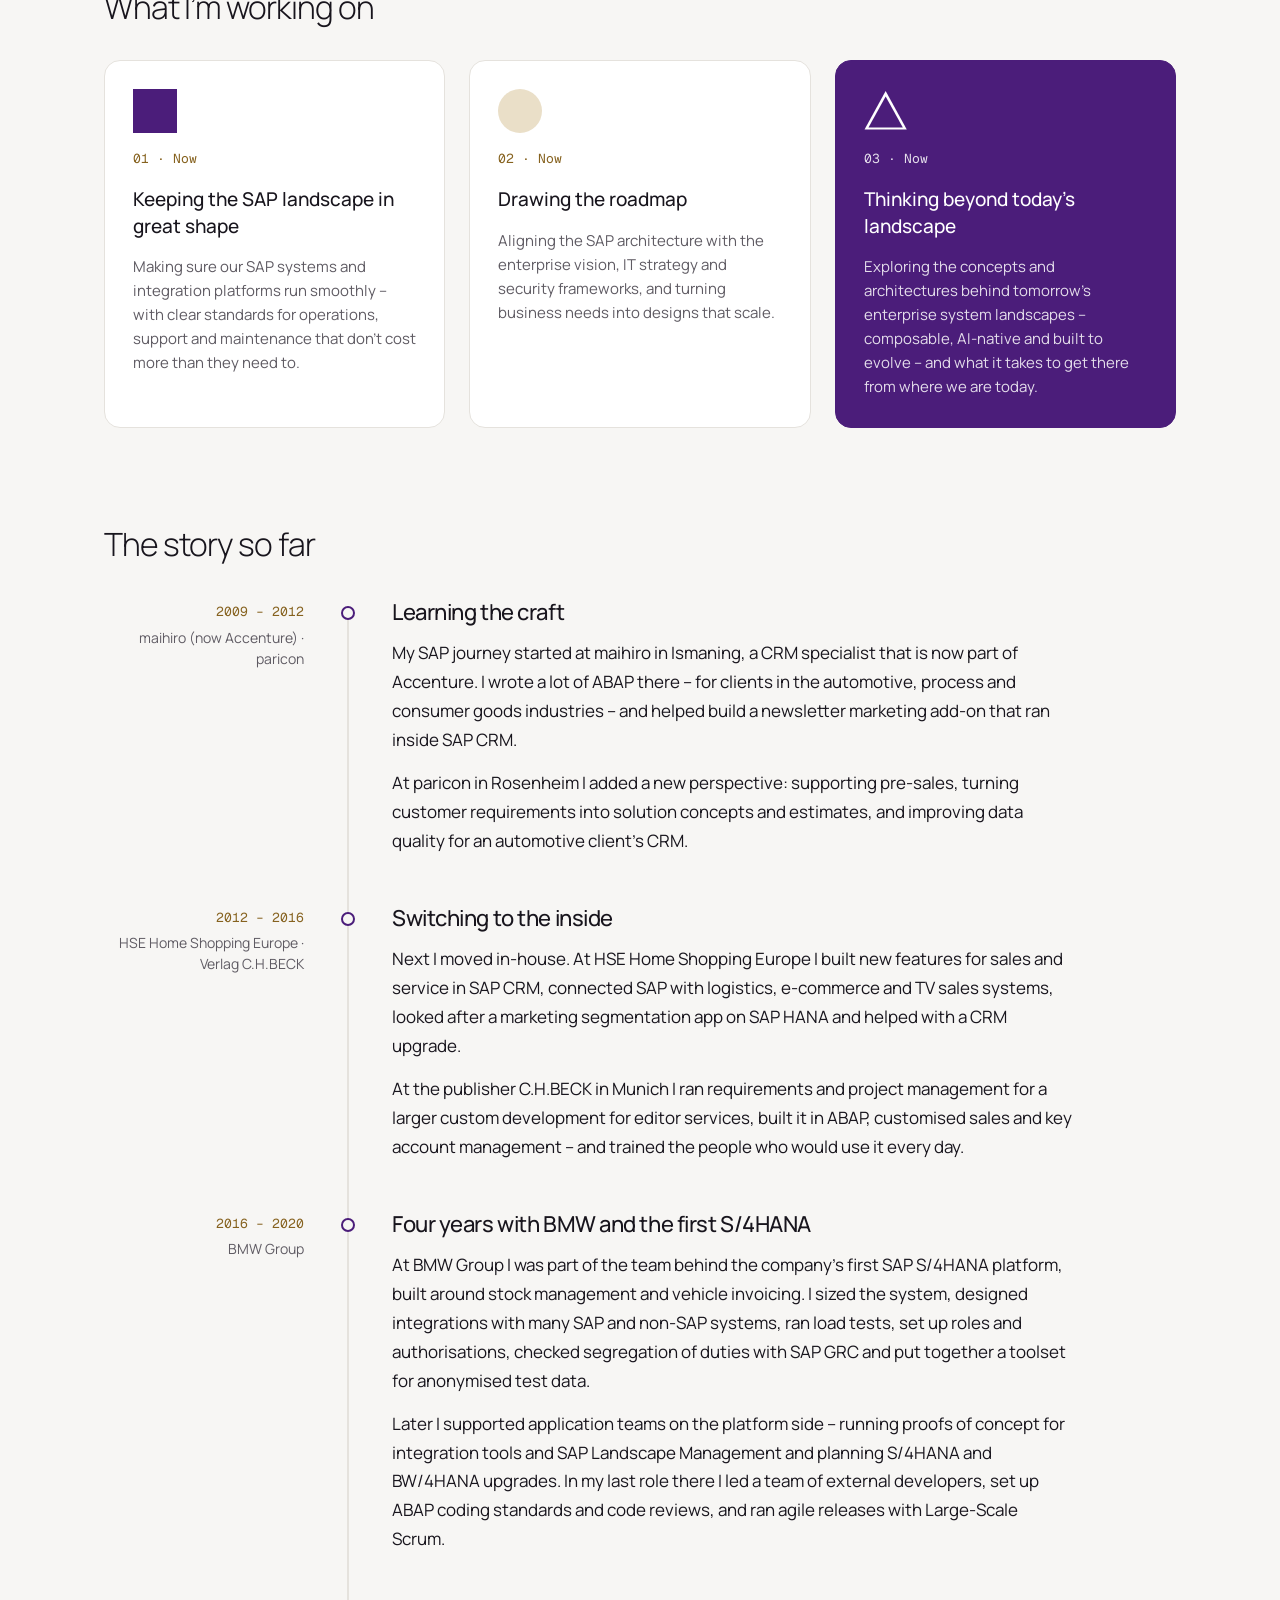
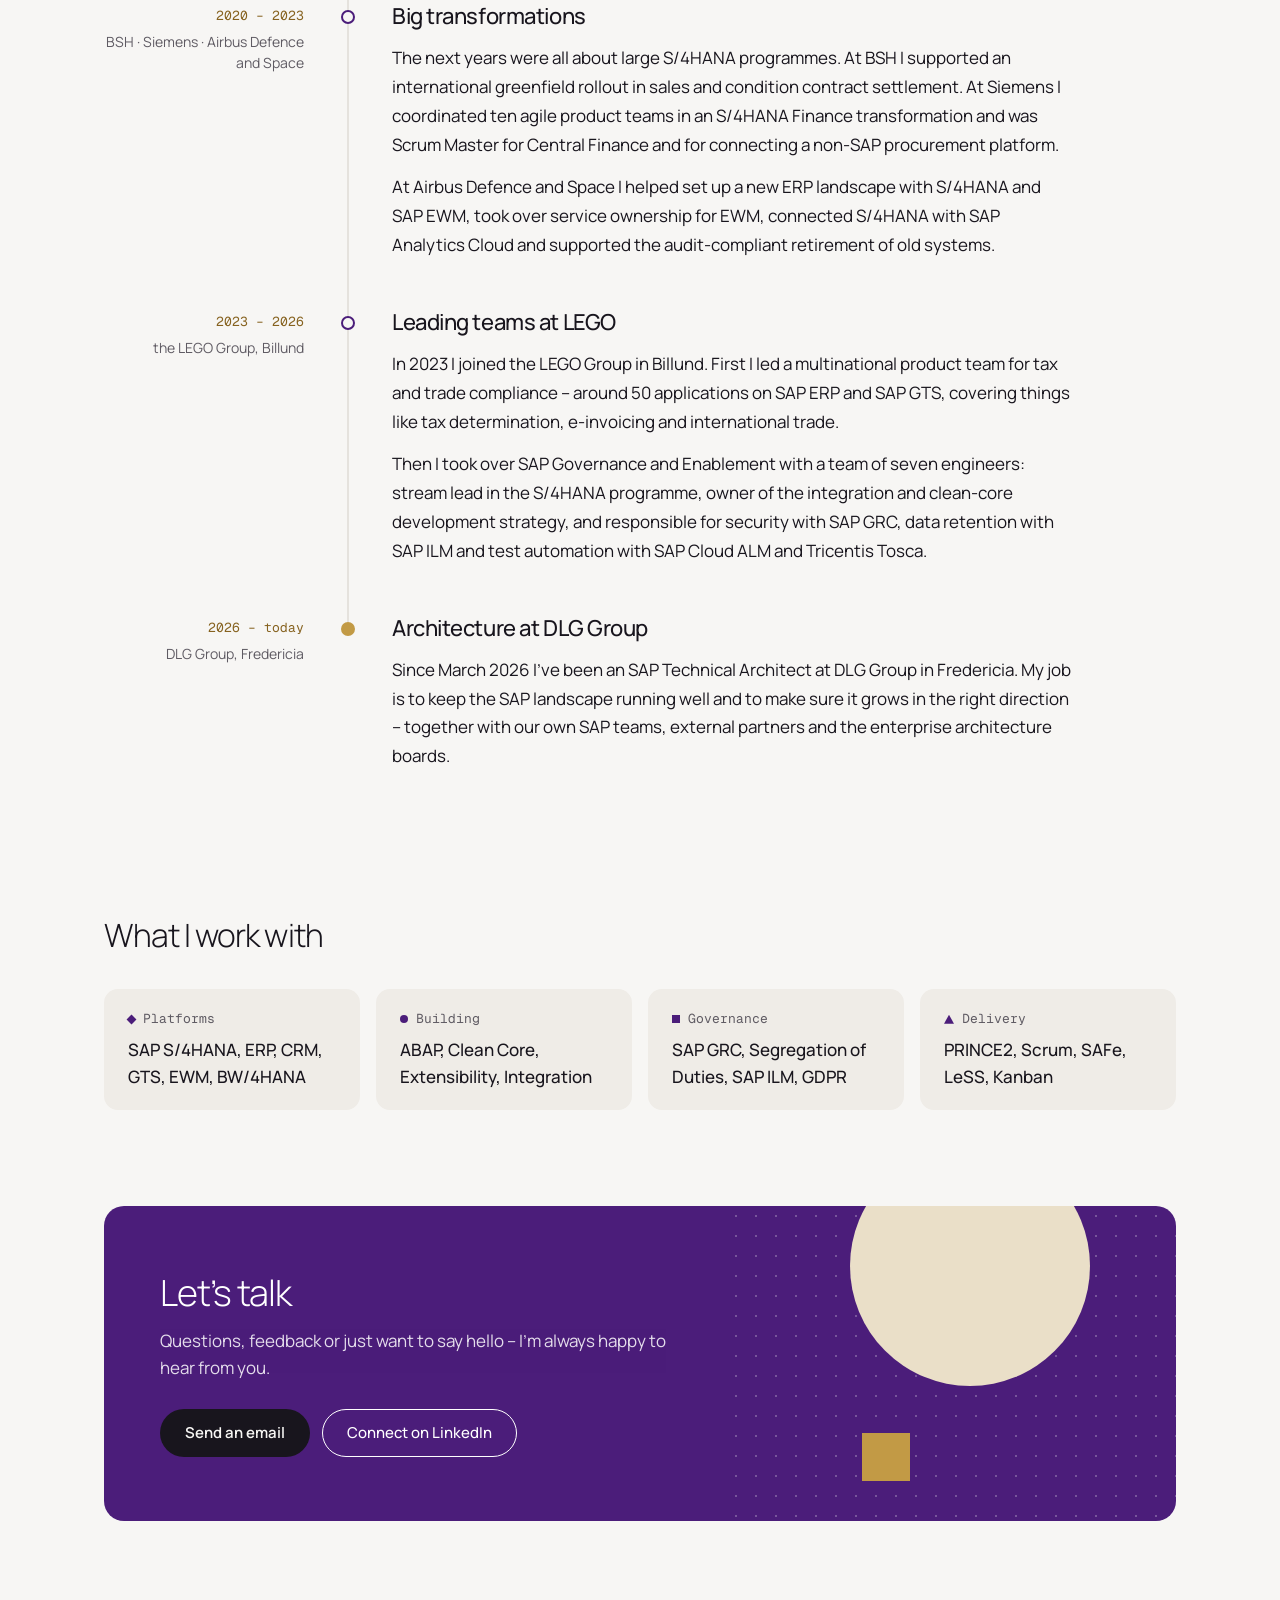
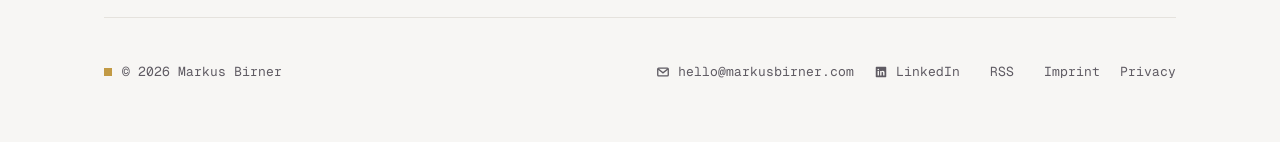
<file: about/index.html>
<!DOCTYPE html><html lang="en"><head><meta charset="utf-8"><meta name="viewport" content="width=device-width, initial-scale=1"><title>About – markusbirner.com</title><meta name="description" content="Who is behind markusbirner.com."><link rel="canonical" href="https://markusbirner.com/about/"><link rel="icon" type="image/svg+xml" href="/favicon.svg"><link rel="alternate" type="application/rss+xml" title="Beyond Legacy · Markus Birner" href="/rss.xml"><meta name="theme-color" content="#4b1d7a"><meta property="og:title" content="About – markusbirner.com"><meta property="og:description" content="Who is behind markusbirner.com."><meta property="og:url" content="https://markusbirner.com/about/"><meta property="og:type" content="website"><meta property="og:locale" content="en_US"><meta name="twitter:card" content="summary"><style>@font-face{font-family:Manrope-534368a5fa28ba27;src:url("/_astro/fonts/812744f5fa2f9edd.woff2") format("woff2");font-display:swap;unicode-range:U+0000-00FF,U+0131,U+0152-0153,U+02BB-02BC,U+02C6,U+02DA,U+02DC,U+0304,U+0308,U+0329,U+2000-206F,U+20AC,U+2122,U+2191,U+2193,U+2212,U+2215,U+FEFF,U+FFFD;font-weight:300;font-style:normal;}@font-face{font-family:Manrope-534368a5fa28ba27;src:url("/_astro/fonts/a0364beae0465cbc.woff2") format("woff2");font-display:swap;unicode-range:U+0000-00FF,U+0131,U+0152-0153,U+02BB-02BC,U+02C6,U+02DA,U+02DC,U+0304,U+0308,U+0329,U+2000-206F,U+20AC,U+2122,U+2191,U+2193,U+2212,U+2215,U+FEFF,U+FFFD;font-weight:400;font-style:normal;}@font-face{font-family:Manrope-534368a5fa28ba27;src:url("/_astro/fonts/8f187fb7547bdd88.woff2") format("woff2");font-display:swap;unicode-range:U+0000-00FF,U+0131,U+0152-0153,U+02BB-02BC,U+02C6,U+02DA,U+02DC,U+0304,U+0308,U+0329,U+2000-206F,U+20AC,U+2122,U+2191,U+2193,U+2212,U+2215,U+FEFF,U+FFFD;font-weight:500;font-style:normal;}@font-face{font-family:Manrope-534368a5fa28ba27;src:url("/_astro/fonts/7e23a19bd44d5f3f.woff2") format("woff2");font-display:swap;unicode-range:U+0000-00FF,U+0131,U+0152-0153,U+02BB-02BC,U+02C6,U+02DA,U+02DC,U+0304,U+0308,U+0329,U+2000-206F,U+20AC,U+2122,U+2191,U+2193,U+2212,U+2215,U+FEFF,U+FFFD;font-weight:600;font-style:normal;}@font-face{font-family:"Manrope-534368a5fa28ba27 fallback: Arial";src:local("Arial");font-display:swap;font-weight:300;font-style:normal;size-adjust:101.3906%;ascent-override:105.138%;descent-override:29.5885%;line-gap-override:0%;}@font-face{font-family:"Manrope-534368a5fa28ba27 fallback: Arial";src:local("Arial");font-display:swap;font-weight:400;font-style:normal;size-adjust:101.3906%;ascent-override:105.138%;descent-override:29.5885%;line-gap-override:0%;}@font-face{font-family:"Manrope-534368a5fa28ba27 fallback: Arial";src:local("Arial");font-display:swap;font-weight:500;font-style:normal;size-adjust:101.3906%;ascent-override:105.138%;descent-override:29.5885%;line-gap-override:0%;}@font-face{font-family:"Manrope-534368a5fa28ba27 fallback: Arial";src:local("Arial");font-display:swap;font-weight:600;font-style:normal;size-adjust:101.3906%;ascent-override:105.138%;descent-override:29.5885%;line-gap-override:0%;}:root{--font-manrope:Manrope-534368a5fa28ba27,"Manrope-534368a5fa28ba27 fallback: Arial",system-ui,sans-serif;}</style><link rel="preload" href="/_astro/fonts/812744f5fa2f9edd.woff2" as="font" type="font/woff2" crossorigin><link rel="preload" href="/_astro/fonts/a0364beae0465cbc.woff2" as="font" type="font/woff2" crossorigin><link rel="preload" href="/_astro/fonts/8f187fb7547bdd88.woff2" as="font" type="font/woff2" crossorigin><link rel="preload" href="/_astro/fonts/7e23a19bd44d5f3f.woff2" as="font" type="font/woff2" crossorigin><style>@font-face{font-family:"Geist Mono-1eb499216200b70e";src:url("/_astro/fonts/11b9bd8d05cc28fd.woff2") format("woff2");font-display:swap;unicode-range:U+0000-00FF,U+0131,U+0152-0153,U+02BB-02BC,U+02C6,U+02DA,U+02DC,U+0304,U+0308,U+0329,U+2000-206F,U+20AC,U+2122,U+2191,U+2193,U+2212,U+2215,U+FEFF,U+FFFD;font-weight:400;font-style:normal;}@font-face{font-family:"Geist Mono-1eb499216200b70e";src:url("/_astro/fonts/1fe2f2f324b7284f.woff2") format("woff2");font-display:swap;unicode-range:U+0000-00FF,U+0131,U+0152-0153,U+02BB-02BC,U+02C6,U+02DA,U+02DC,U+0304,U+0308,U+0329,U+2000-206F,U+20AC,U+2122,U+2191,U+2193,U+2212,U+2215,U+FEFF,U+FFFD;font-weight:500;font-style:normal;}@font-face{font-family:"Geist Mono-1eb499216200b70e fallback: Courier New";src:local("Courier New");font-display:swap;font-weight:400;font-style:normal;size-adjust:99.9837%;ascent-override:100.5164%;descent-override:29.5048%;}@font-face{font-family:"Geist Mono-1eb499216200b70e fallback: Courier New";src:local("Courier New");font-display:swap;font-weight:500;font-style:normal;size-adjust:99.9837%;ascent-override:100.5164%;descent-override:29.5048%;}:root{--font-geist-mono:"Geist Mono-1eb499216200b70e","Geist Mono-1eb499216200b70e fallback: Courier New",ui-monospace,monospace;}</style><!-- Apply the saved colour mode before the first paint (prevents flicker) --><script>
			try {
				const t = localStorage.getItem('theme');
				if (t === 'light' || t === 'dark') document.documentElement.dataset.theme = t;
			} catch (e) {}
		</script><link rel="stylesheet" href="/_astro/about.BLAs7PqH.css"><link rel="stylesheet" href="/_astro/BaseLayout.CbfFGgYT.css"></head><body><a class="skip-link" href="#content">Skip to content</a><div class="container"><header class="site-header"><a class="logo" href="/">markusbirner.com</a><nav class="nav" aria-label="Main navigation"><a href="/">Posts</a><a href="/topics/">Topics</a><a href="/about/" aria-current="page">About</a><button class="icon-btn" type="button" data-theme-toggle aria-pressed="false" aria-label="Dark mode" title="Light / dark mode"><svg aria-hidden="true" width="18" height="18" viewBox="0 0 24 24" fill="none" stroke="currentColor" stroke-width="1.5"><circle cx="12" cy="12" r="8"></circle><path d="M12 4a8 8 0 0 1 0 16z" fill="currentColor"></path></svg></button></nav></header><script type="module">var e=document.documentElement,t=document.querySelector(`[data-theme-toggle]`),n=window.matchMedia(`(prefers-color-scheme: dark)`),r=()=>e.dataset.theme??(n.matches?`dark`:`light`),i=()=>t?.setAttribute(`aria-pressed`,String(r()===`dark`));i(),n.addEventListener(`change`,i),t?.addEventListener(`click`,()=>{let t=r()===`dark`?`light`:`dark`;e.dataset.theme=t,i();try{localStorage.setItem(`theme`,t)}catch{}});</script><main id="content"><section class="intro" data-astro-cid-ta2fbyqs><div class="intro__text" data-astro-cid-ta2fbyqs><p class="eyebrow" data-astro-cid-ta2fbyqs>About me</p><h1 class="display" data-astro-cid-ta2fbyqs>Hi, I’m <span class="hl" data-astro-cid-ta2fbyqs>Markus</span>.</h1><p class="intro__lede" data-astro-cid-ta2fbyqs>I’m an SAP Technical Architect at DLG Group in Fredericia, Denmark. For more than fifteen years I’ve been building, connecting and operating large scale SAP environments – as a developer, consultant, platform manager, scrum master, team lead and now as an architect.</p><p data-astro-cid-ta2fbyqs>This blog is where I write about the technical side of that work and about innovation more generally: what works, what doesn’t, and what I learn along the way.</p></div></section><section class="why" aria-labelledby="why" data-astro-cid-ta2fbyqs><div class="why__head" data-astro-cid-ta2fbyqs><p class="mono why__label" data-astro-cid-ta2fbyqs>Why this blog</p><h2 id="why" class="why__title" data-astro-cid-ta2fbyqs>Enterprise software is changing faster than ever – and I want to help <span class="hl" data-astro-cid-ta2fbyqs>shape</span> where it goes.</h2></div><div class="why__body" data-astro-cid-ta2fbyqs><p data-astro-cid-ta2fbyqs>This website is my space to explore the future of enterprise software technology. AI is changing how systems like SAP are designed, extended and operated, and many assumptions I’ve relied on for years are up for debate. I don’t want to just watch that happen.</p><ol class="why__points" data-astro-cid-ta2fbyqs><li data-astro-cid-ta2fbyqs><span class="mono why__num" data-astro-cid-ta2fbyqs>01</span><div data-astro-cid-ta2fbyqs><h3 data-astro-cid-ta2fbyqs>Shape it</h3><p data-astro-cid-ta2fbyqs>I want to take an active part in how the next generation of enterprise systems is built – from architecture principles to the way teams develop and run them.</p></div></li><li data-astro-cid-ta2fbyqs><span class="mono why__num" data-astro-cid-ta2fbyqs>02</span><div data-astro-cid-ta2fbyqs><h3 data-astro-cid-ta2fbyqs>Understand it</h3><p data-astro-cid-ta2fbyqs>Writing makes me really understand new concepts instead of collecting buzzwords. If I can explain an idea clearly, I’ve understood it.</p></div></li><li data-astro-cid-ta2fbyqs><span class="mono why__num" data-astro-cid-ta2fbyqs>03</span><div data-astro-cid-ta2fbyqs><h3 data-astro-cid-ta2fbyqs>Discuss it</h3><p data-astro-cid-ta2fbyqs>Ideas get better when they’re challenged. I share my thoughts openly and I’m keen to hear other perspectives.</p></div></li></ol><p class="why__closing" data-astro-cid-ta2fbyqs>And yes, it’s also about staying relevant: as an expert, I want to keep growing with the technology – especially in the age of AI.</p></div></section><section class="block" aria-labelledby="now" data-astro-cid-ta2fbyqs><div class="section-head" data-astro-cid-ta2fbyqs><h2 id="now" class="section-title" data-astro-cid-ta2fbyqs>What I’m working on</h2></div><div class="projects" data-astro-cid-ta2fbyqs><div class="project" data-astro-cid-ta2fbyqs><div class="project__shape project__shape--square" aria-hidden="true" data-astro-cid-ta2fbyqs></div><span class="mono project__label" data-astro-cid-ta2fbyqs>01 · Now</span><h3 class="project__title" data-astro-cid-ta2fbyqs>Keeping the SAP landscape in great shape</h3><p class="project__text" data-astro-cid-ta2fbyqs>Making sure our SAP systems and integration platforms run smoothly – with clear standards for operations, support and maintenance that don’t cost more than they need to.</p></div><div class="project" data-astro-cid-ta2fbyqs><div class="project__shape project__shape--circle" aria-hidden="true" data-astro-cid-ta2fbyqs></div><span class="mono project__label" data-astro-cid-ta2fbyqs>02 · Now</span><h3 class="project__title" data-astro-cid-ta2fbyqs>Drawing the roadmap</h3><p class="project__text" data-astro-cid-ta2fbyqs>Aligning the SAP architecture with the enterprise vision, IT strategy and security frameworks, and turning business needs into designs that scale.</p></div><div class="project project--accent" data-astro-cid-ta2fbyqs><div class="project__shape project__shape--triangle" aria-hidden="true" data-astro-cid-ta2fbyqs></div><span class="mono project__label" data-astro-cid-ta2fbyqs>03 · Now</span><h3 class="project__title" data-astro-cid-ta2fbyqs>Thinking beyond today’s landscape</h3><p class="project__text" data-astro-cid-ta2fbyqs>Exploring the concepts and architectures behind tomorrow’s enterprise system landscapes – composable, AI-native and built to evolve – and what it takes to get there from where we are today.</p></div></div></section><section class="block" aria-labelledby="story" data-astro-cid-ta2fbyqs><div class="section-head" data-astro-cid-ta2fbyqs><h2 id="story" class="section-title" data-astro-cid-ta2fbyqs>The story so far</h2></div><ol class="story" data-astro-cid-ta2fbyqs><li class="chapter" data-astro-cid-ta2fbyqs><div class="chapter__meta" data-astro-cid-ta2fbyqs><span class="mono chapter__years" data-astro-cid-ta2fbyqs>2009 – 2012</span><span class="chapter__places" data-astro-cid-ta2fbyqs>maihiro (now Accenture) · paricon</span></div><div class="chapter__marker" aria-hidden="true" data-astro-cid-ta2fbyqs></div><div class="chapter__body" data-astro-cid-ta2fbyqs><h3 class="chapter__title" data-astro-cid-ta2fbyqs>Learning the craft</h3><p data-astro-cid-ta2fbyqs>My SAP journey started at maihiro in Ismaning, a CRM specialist that is now part of Accenture. I wrote a lot of ABAP there – for clients in the automotive, process and consumer goods industries – and helped build a newsletter marketing add-on that ran inside SAP CRM.</p><p data-astro-cid-ta2fbyqs>At paricon in Rosenheim I added a new perspective: supporting pre-sales, turning customer requirements into solution concepts and estimates, and improving data quality for an automotive client’s CRM.</p></div></li><li class="chapter" data-astro-cid-ta2fbyqs><div class="chapter__meta" data-astro-cid-ta2fbyqs><span class="mono chapter__years" data-astro-cid-ta2fbyqs>2012 – 2016</span><span class="chapter__places" data-astro-cid-ta2fbyqs>HSE Home Shopping Europe · Verlag C.H.BECK</span></div><div class="chapter__marker" aria-hidden="true" data-astro-cid-ta2fbyqs></div><div class="chapter__body" data-astro-cid-ta2fbyqs><h3 class="chapter__title" data-astro-cid-ta2fbyqs>Switching to the inside</h3><p data-astro-cid-ta2fbyqs>Next I moved in-house. At HSE Home Shopping Europe I built new features for sales and service in SAP CRM, connected SAP with logistics, e-commerce and TV sales systems, looked after a marketing segmentation app on SAP HANA and helped with a CRM upgrade.</p><p data-astro-cid-ta2fbyqs>At the publisher C.H.BECK in Munich I ran requirements and project management for a larger custom development for editor services, built it in ABAP, customised sales and key account management – and trained the people who would use it every day.</p></div></li><li class="chapter" data-astro-cid-ta2fbyqs><div class="chapter__meta" data-astro-cid-ta2fbyqs><span class="mono chapter__years" data-astro-cid-ta2fbyqs>2016 – 2020</span><span class="chapter__places" data-astro-cid-ta2fbyqs>BMW Group</span></div><div class="chapter__marker" aria-hidden="true" data-astro-cid-ta2fbyqs></div><div class="chapter__body" data-astro-cid-ta2fbyqs><h3 class="chapter__title" data-astro-cid-ta2fbyqs>Four years with BMW and the first S/4HANA</h3><p data-astro-cid-ta2fbyqs>At BMW Group I was part of the team behind the company’s first SAP S/4HANA platform, built around stock management and vehicle invoicing. I sized the system, designed integrations with many SAP and non-SAP systems, ran load tests, set up roles and authorisations, checked segregation of duties with SAP GRC and put together a toolset for anonymised test data.</p><p data-astro-cid-ta2fbyqs>Later I supported application teams on the platform side – running proofs of concept for integration tools and SAP Landscape Management and planning S/4HANA and BW/4HANA upgrades. In my last role there I led a team of external developers, set up ABAP coding standards and code reviews, and ran agile releases with Large-Scale Scrum.</p></div></li><li class="chapter" data-astro-cid-ta2fbyqs><div class="chapter__meta" data-astro-cid-ta2fbyqs><span class="mono chapter__years" data-astro-cid-ta2fbyqs>2020 – 2023</span><span class="chapter__places" data-astro-cid-ta2fbyqs>BSH · Siemens · Airbus Defence and Space</span></div><div class="chapter__marker" aria-hidden="true" data-astro-cid-ta2fbyqs></div><div class="chapter__body" data-astro-cid-ta2fbyqs><h3 class="chapter__title" data-astro-cid-ta2fbyqs>Big transformations</h3><p data-astro-cid-ta2fbyqs>The next years were all about large S/4HANA programmes. At BSH I supported an international greenfield rollout in sales and condition contract settlement. At Siemens I coordinated ten agile product teams in an S/4HANA Finance transformation and was Scrum Master for Central Finance and for connecting a non-SAP procurement platform.</p><p data-astro-cid-ta2fbyqs>At Airbus Defence and Space I helped set up a new ERP landscape with S/4HANA and SAP EWM, took over service ownership for EWM, connected S/4HANA with SAP Analytics Cloud and supported the audit-compliant retirement of old systems.</p></div></li><li class="chapter" data-astro-cid-ta2fbyqs><div class="chapter__meta" data-astro-cid-ta2fbyqs><span class="mono chapter__years" data-astro-cid-ta2fbyqs>2023 – 2026</span><span class="chapter__places" data-astro-cid-ta2fbyqs>the LEGO Group, Billund</span></div><div class="chapter__marker" aria-hidden="true" data-astro-cid-ta2fbyqs></div><div class="chapter__body" data-astro-cid-ta2fbyqs><h3 class="chapter__title" data-astro-cid-ta2fbyqs>Leading teams at LEGO</h3><p data-astro-cid-ta2fbyqs>In 2023 I joined the LEGO Group in Billund. First I led a multinational product team for tax and trade compliance – around 50 applications on SAP ERP and SAP GTS, covering things like tax determination, e-invoicing and international trade.</p><p data-astro-cid-ta2fbyqs>Then I took over SAP Governance and Enablement with a team of seven engineers: stream lead in the S/4HANA programme, owner of the integration and clean-core development strategy, and responsible for security with SAP GRC, data retention with SAP ILM and test automation with SAP Cloud ALM and Tricentis Tosca.</p></div></li><li class="chapter chapter--current" data-astro-cid-ta2fbyqs><div class="chapter__meta" data-astro-cid-ta2fbyqs><span class="mono chapter__years" data-astro-cid-ta2fbyqs>2026 – today</span><span class="chapter__places" data-astro-cid-ta2fbyqs>DLG Group, Fredericia</span></div><div class="chapter__marker" aria-hidden="true" data-astro-cid-ta2fbyqs></div><div class="chapter__body" data-astro-cid-ta2fbyqs><h3 class="chapter__title" data-astro-cid-ta2fbyqs>Architecture at DLG Group</h3><p data-astro-cid-ta2fbyqs>Since March 2026 I’ve been an SAP Technical Architect at DLG Group in Fredericia. My job is to keep the SAP landscape running well and to make sure it grows in the right direction – together with our own SAP teams, external partners and the enterprise architecture boards.</p></div></li></ol></section><section class="block" aria-labelledby="tools" data-astro-cid-ta2fbyqs><div class="section-head" data-astro-cid-ta2fbyqs><h2 id="tools" class="section-title" data-astro-cid-ta2fbyqs>What I work with</h2></div><dl class="tools" data-astro-cid-ta2fbyqs><div class="tool" data-astro-cid-ta2fbyqs><dt class="mono" data-astro-cid-ta2fbyqs><span class="glyph glyph--technology" aria-hidden="true" data-astro-cid-ta2fbyqs></span>Platforms</dt><dd data-astro-cid-ta2fbyqs>SAP S/4HANA, ERP, CRM, GTS, EWM, BW/4HANA</dd></div><div class="tool" data-astro-cid-ta2fbyqs><dt class="mono" data-astro-cid-ta2fbyqs><span class="glyph glyph--solutions" aria-hidden="true" data-astro-cid-ta2fbyqs></span>Building</dt><dd data-astro-cid-ta2fbyqs>ABAP, Clean Core, Extensibility, Integration</dd></div><div class="tool" data-astro-cid-ta2fbyqs><dt class="mono" data-astro-cid-ta2fbyqs><span class="glyph glyph--architecture" aria-hidden="true" data-astro-cid-ta2fbyqs></span>Governance</dt><dd data-astro-cid-ta2fbyqs>SAP GRC, Segregation of Duties, SAP ILM, GDPR</dd></div><div class="tool" data-astro-cid-ta2fbyqs><dt class="mono" data-astro-cid-ta2fbyqs><span class="glyph glyph--innovation" aria-hidden="true" data-astro-cid-ta2fbyqs></span>Delivery</dt><dd data-astro-cid-ta2fbyqs>PRINCE2, Scrum, SAFe, LeSS, Kanban</dd></div></dl></section><section class="band" aria-labelledby="contact" data-astro-cid-ta2fbyqs><div class="band__dots" aria-hidden="true" data-astro-cid-ta2fbyqs></div><div class="band__circle" aria-hidden="true" data-astro-cid-ta2fbyqs></div><div class="band__square" aria-hidden="true" data-astro-cid-ta2fbyqs></div><div class="band__content" data-astro-cid-ta2fbyqs><h2 id="contact" data-astro-cid-ta2fbyqs>Let’s talk</h2><p data-astro-cid-ta2fbyqs>Questions, feedback or just want to say hello – I’m always happy to hear from you.</p><div class="band__actions" data-astro-cid-ta2fbyqs><a class="btn btn--dark" href="mailto:hello@markusbirner.com" data-astro-cid-ta2fbyqs>Send an email</a><a class="btn btn--ghost-light" href="https://www.linkedin.com/in/markusbirner" rel="me noopener" data-astro-cid-ta2fbyqs>Connect on LinkedIn</a></div></div></section></main><footer class="site-footer" data-astro-cid-jo6i4kqk><span class="site-footer__copy" data-astro-cid-jo6i4kqk>© 2026 Markus Birner</span><nav aria-label="Contact and legal" data-astro-cid-jo6i4kqk><a href="mailto:hello@markusbirner.com" data-astro-cid-jo6i4kqk><svg aria-hidden="true" width="14" height="14" viewBox="0 0 16 16" fill="none" stroke="currentColor" stroke-width="1.5" data-astro-cid-jo6i4kqk><rect x="2" y="3.5" width="12" height="9" rx="1" data-astro-cid-jo6i4kqk></rect><path d="M2.5 4.5 8 9l5.5-4.5" data-astro-cid-jo6i4kqk></path></svg>hello@markusbirner.com</a><a href="https://www.linkedin.com/in/markusbirner" rel="me noopener" data-astro-cid-jo6i4kqk><svg aria-hidden="true" width="14" height="14" viewBox="0 0 16 16" fill="currentColor" data-astro-cid-jo6i4kqk><path d="M2 2.75C2 2.34 2.34 2 2.75 2h10.5c.41 0 .75.34.75.75v10.5c0 .41-.34.75-.75.75H2.75A.75.75 0 0 1 2 13.25V2.75Zm2.1 4.05v5.1h1.6V6.8H4.1Zm.8-2.55a.93.93 0 1 0 0 1.86.93.93 0 0 0 0-1.86ZM7 6.8v5.1h1.6V9.37c0-.67.13-1.32.96-1.32.82 0 .83.77.83 1.36v2.49H12V9.1c0-1.38-.3-2.43-1.9-2.43-.77 0-1.29.42-1.5.82h-.02V6.8H7Z" data-astro-cid-jo6i4kqk></path></svg>LinkedIn</a><a href="/rss.xml" data-astro-cid-jo6i4kqk>RSS</a><a href="/imprint/" data-astro-cid-jo6i4kqk>Imprint</a><a href="/privacy/" data-astro-cid-jo6i4kqk>Privacy</a></nav></footer></div></body></html>
</file>
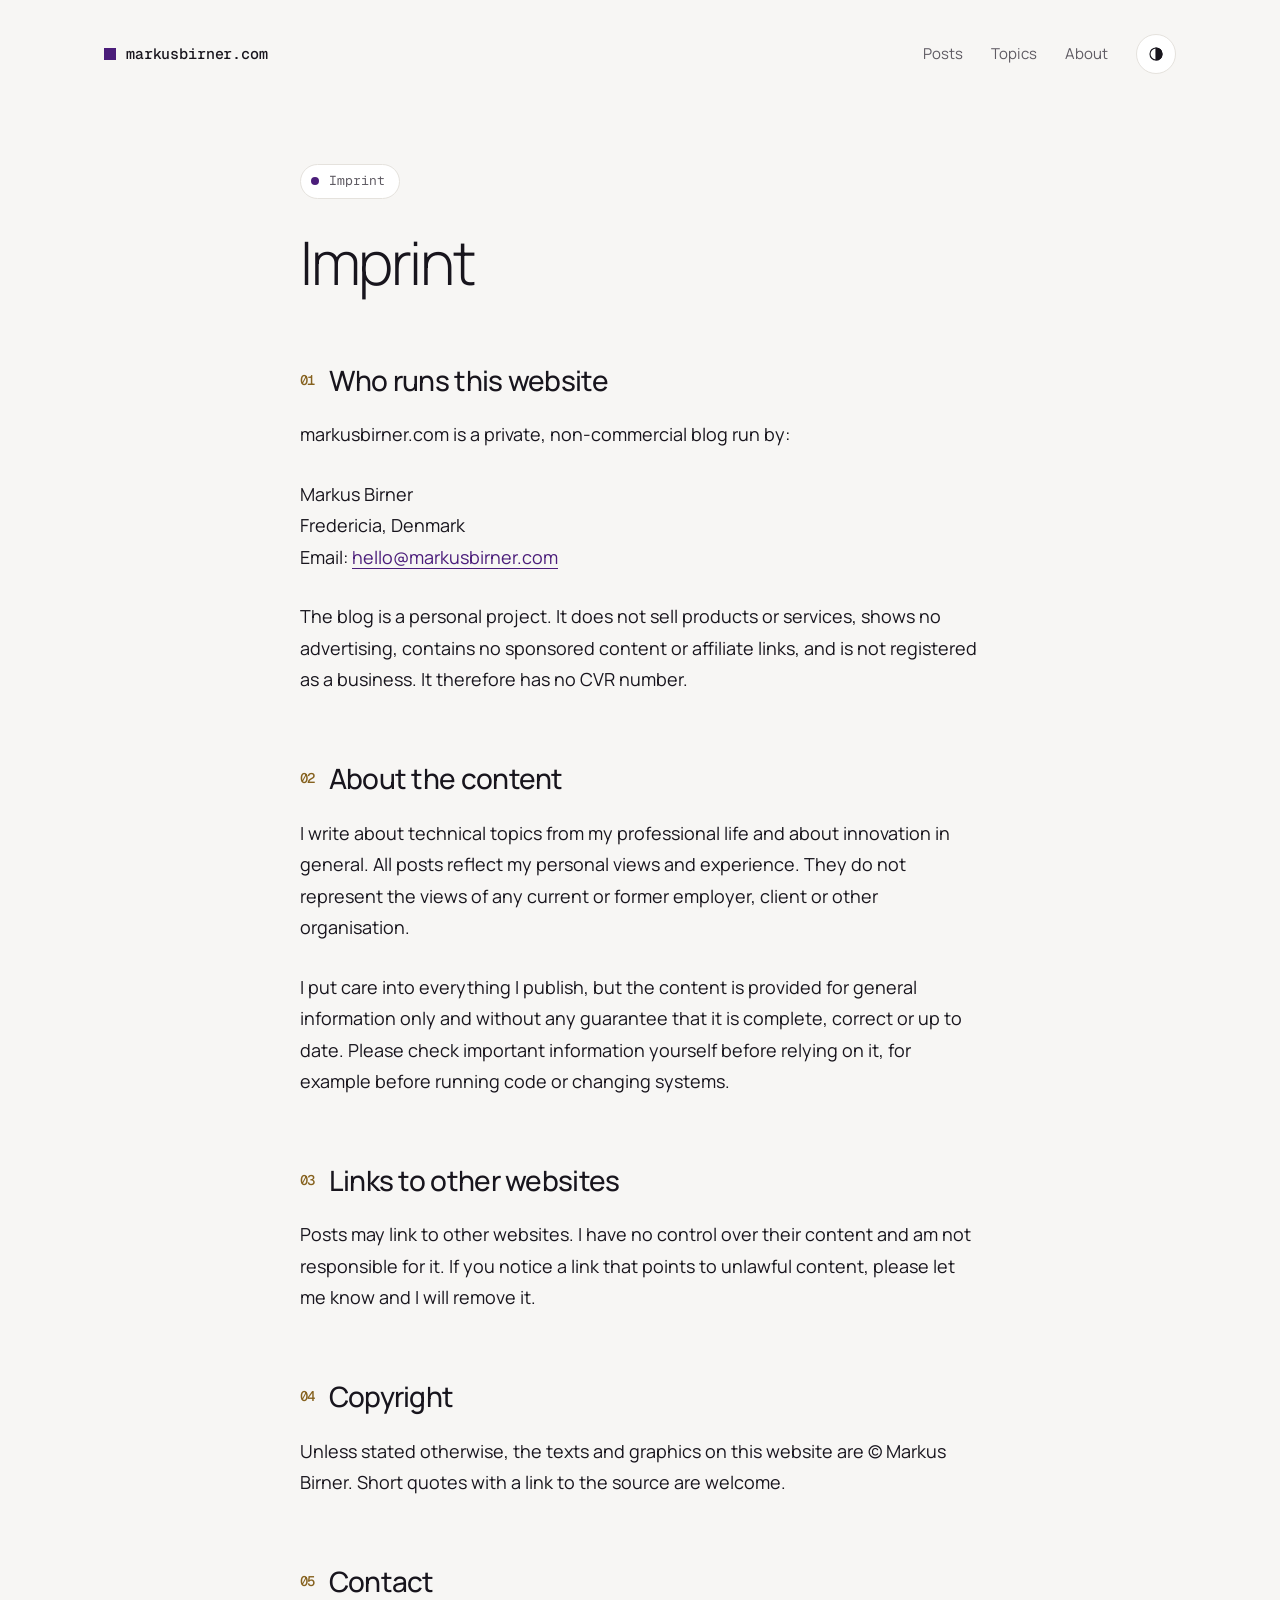
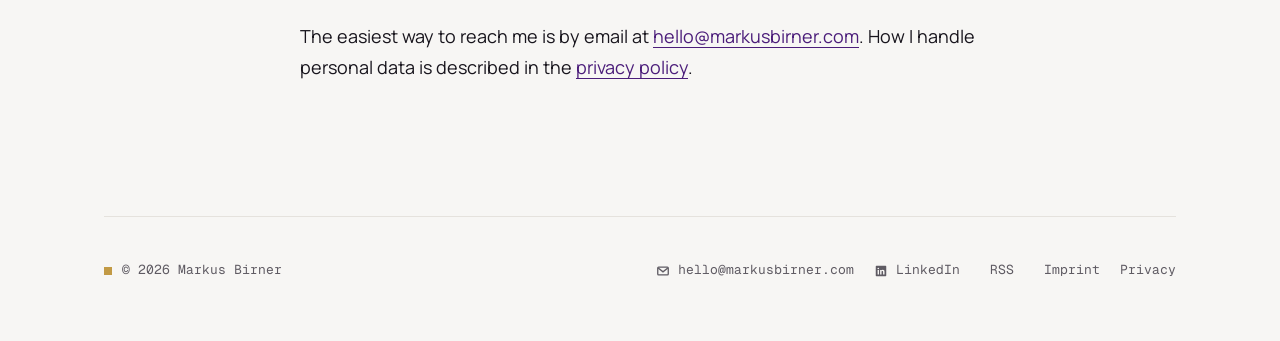
<file: imprint/index.html>
<!DOCTYPE html><html lang="en"><head><meta charset="utf-8"><meta name="viewport" content="width=device-width, initial-scale=1"><title>Imprint – markusbirner.com</title><meta name="description" content="Who runs this website and how to get in touch."><link rel="canonical" href="https://markusbirner.com/imprint/"><link rel="icon" type="image/svg+xml" href="/favicon.svg"><link rel="alternate" type="application/rss+xml" title="Beyond Legacy · Markus Birner" href="/rss.xml"><meta name="theme-color" content="#4b1d7a"><meta property="og:title" content="Imprint – markusbirner.com"><meta property="og:description" content="Who runs this website and how to get in touch."><meta property="og:url" content="https://markusbirner.com/imprint/"><meta property="og:type" content="website"><meta property="og:locale" content="en_US"><meta name="twitter:card" content="summary"><style>@font-face{font-family:Manrope-534368a5fa28ba27;src:url("/_astro/fonts/812744f5fa2f9edd.woff2") format("woff2");font-display:swap;unicode-range:U+0000-00FF,U+0131,U+0152-0153,U+02BB-02BC,U+02C6,U+02DA,U+02DC,U+0304,U+0308,U+0329,U+2000-206F,U+20AC,U+2122,U+2191,U+2193,U+2212,U+2215,U+FEFF,U+FFFD;font-weight:300;font-style:normal;}@font-face{font-family:Manrope-534368a5fa28ba27;src:url("/_astro/fonts/a0364beae0465cbc.woff2") format("woff2");font-display:swap;unicode-range:U+0000-00FF,U+0131,U+0152-0153,U+02BB-02BC,U+02C6,U+02DA,U+02DC,U+0304,U+0308,U+0329,U+2000-206F,U+20AC,U+2122,U+2191,U+2193,U+2212,U+2215,U+FEFF,U+FFFD;font-weight:400;font-style:normal;}@font-face{font-family:Manrope-534368a5fa28ba27;src:url("/_astro/fonts/8f187fb7547bdd88.woff2") format("woff2");font-display:swap;unicode-range:U+0000-00FF,U+0131,U+0152-0153,U+02BB-02BC,U+02C6,U+02DA,U+02DC,U+0304,U+0308,U+0329,U+2000-206F,U+20AC,U+2122,U+2191,U+2193,U+2212,U+2215,U+FEFF,U+FFFD;font-weight:500;font-style:normal;}@font-face{font-family:Manrope-534368a5fa28ba27;src:url("/_astro/fonts/7e23a19bd44d5f3f.woff2") format("woff2");font-display:swap;unicode-range:U+0000-00FF,U+0131,U+0152-0153,U+02BB-02BC,U+02C6,U+02DA,U+02DC,U+0304,U+0308,U+0329,U+2000-206F,U+20AC,U+2122,U+2191,U+2193,U+2212,U+2215,U+FEFF,U+FFFD;font-weight:600;font-style:normal;}@font-face{font-family:"Manrope-534368a5fa28ba27 fallback: Arial";src:local("Arial");font-display:swap;font-weight:300;font-style:normal;size-adjust:101.3906%;ascent-override:105.138%;descent-override:29.5885%;line-gap-override:0%;}@font-face{font-family:"Manrope-534368a5fa28ba27 fallback: Arial";src:local("Arial");font-display:swap;font-weight:400;font-style:normal;size-adjust:101.3906%;ascent-override:105.138%;descent-override:29.5885%;line-gap-override:0%;}@font-face{font-family:"Manrope-534368a5fa28ba27 fallback: Arial";src:local("Arial");font-display:swap;font-weight:500;font-style:normal;size-adjust:101.3906%;ascent-override:105.138%;descent-override:29.5885%;line-gap-override:0%;}@font-face{font-family:"Manrope-534368a5fa28ba27 fallback: Arial";src:local("Arial");font-display:swap;font-weight:600;font-style:normal;size-adjust:101.3906%;ascent-override:105.138%;descent-override:29.5885%;line-gap-override:0%;}:root{--font-manrope:Manrope-534368a5fa28ba27,"Manrope-534368a5fa28ba27 fallback: Arial",system-ui,sans-serif;}</style><link rel="preload" href="/_astro/fonts/812744f5fa2f9edd.woff2" as="font" type="font/woff2" crossorigin><link rel="preload" href="/_astro/fonts/a0364beae0465cbc.woff2" as="font" type="font/woff2" crossorigin><link rel="preload" href="/_astro/fonts/8f187fb7547bdd88.woff2" as="font" type="font/woff2" crossorigin><link rel="preload" href="/_astro/fonts/7e23a19bd44d5f3f.woff2" as="font" type="font/woff2" crossorigin><style>@font-face{font-family:"Geist Mono-1eb499216200b70e";src:url("/_astro/fonts/11b9bd8d05cc28fd.woff2") format("woff2");font-display:swap;unicode-range:U+0000-00FF,U+0131,U+0152-0153,U+02BB-02BC,U+02C6,U+02DA,U+02DC,U+0304,U+0308,U+0329,U+2000-206F,U+20AC,U+2122,U+2191,U+2193,U+2212,U+2215,U+FEFF,U+FFFD;font-weight:400;font-style:normal;}@font-face{font-family:"Geist Mono-1eb499216200b70e";src:url("/_astro/fonts/1fe2f2f324b7284f.woff2") format("woff2");font-display:swap;unicode-range:U+0000-00FF,U+0131,U+0152-0153,U+02BB-02BC,U+02C6,U+02DA,U+02DC,U+0304,U+0308,U+0329,U+2000-206F,U+20AC,U+2122,U+2191,U+2193,U+2212,U+2215,U+FEFF,U+FFFD;font-weight:500;font-style:normal;}@font-face{font-family:"Geist Mono-1eb499216200b70e fallback: Courier New";src:local("Courier New");font-display:swap;font-weight:400;font-style:normal;size-adjust:99.9837%;ascent-override:100.5164%;descent-override:29.5048%;}@font-face{font-family:"Geist Mono-1eb499216200b70e fallback: Courier New";src:local("Courier New");font-display:swap;font-weight:500;font-style:normal;size-adjust:99.9837%;ascent-override:100.5164%;descent-override:29.5048%;}:root{--font-geist-mono:"Geist Mono-1eb499216200b70e","Geist Mono-1eb499216200b70e fallback: Courier New",ui-monospace,monospace;}</style><!-- Apply the saved colour mode before the first paint (prevents flicker) --><script>
			try {
				const t = localStorage.getItem('theme');
				if (t === 'light' || t === 'dark') document.documentElement.dataset.theme = t;
			} catch (e) {}
		</script><style>.text-page[data-astro-cid-nvzupt32]{padding:88px 0 104px}.text-page[data-astro-cid-nvzupt32] header[data-astro-cid-nvzupt32]{max-width:680px;margin:0 auto 24px}
</style><link rel="stylesheet" href="/_astro/BaseLayout.CbfFGgYT.css"></head><body><a class="skip-link" href="#content">Skip to content</a><div class="container"><header class="site-header"><a class="logo" href="/">markusbirner.com</a><nav class="nav" aria-label="Main navigation"><a href="/">Posts</a><a href="/topics/">Topics</a><a href="/about/">About</a><button class="icon-btn" type="button" data-theme-toggle aria-pressed="false" aria-label="Dark mode" title="Light / dark mode"><svg aria-hidden="true" width="18" height="18" viewBox="0 0 24 24" fill="none" stroke="currentColor" stroke-width="1.5"><circle cx="12" cy="12" r="8"></circle><path d="M12 4a8 8 0 0 1 0 16z" fill="currentColor"></path></svg></button></nav></header><script type="module">var e=document.documentElement,t=document.querySelector(`[data-theme-toggle]`),n=window.matchMedia(`(prefers-color-scheme: dark)`),r=()=>e.dataset.theme??(n.matches?`dark`:`light`),i=()=>t?.setAttribute(`aria-pressed`,String(r()===`dark`));i(),n.addEventListener(`change`,i),t?.addEventListener(`click`,()=>{let t=r()===`dark`?`light`:`dark`;e.dataset.theme=t,i();try{localStorage.setItem(`theme`,t)}catch{}});</script><main id="content"><article class="text-page" data-astro-cid-nvzupt32><header data-astro-cid-nvzupt32><p class="eyebrow" aria-hidden="true" data-astro-cid-nvzupt32>Imprint</p><h1 class="display" data-astro-cid-nvzupt32>Imprint</h1></header><div class="prose" data-astro-cid-nvzupt32><h2>Who runs this website</h2><p>markusbirner.com is a private, non-commercial blog run by:</p><p>Markus Birner<br>Fredericia, Denmark<br>Email: <a href="mailto:hello@markusbirner.com">hello@markusbirner.com</a></p><p>The blog is a personal project. It does not sell products or services, shows no advertising, contains no sponsored content or affiliate links, and is not registered as a business. It therefore has no CVR number.</p><h2>About the content</h2><p>I write about technical topics from my professional life and about innovation in general. All posts reflect my personal views and experience. They do not represent the views of any current or former employer, client or other organisation.</p><p>I put care into everything I publish, but the content is provided for general information only and without any guarantee that it is complete, correct or up to date. Please check important information yourself before relying on it, for example before running code or changing systems.</p><h2>Links to other websites</h2><p>Posts may link to other websites. I have no control over their content and am not responsible for it. If you notice a link that points to unlawful content, please let me know and I will remove it.</p><h2>Copyright</h2><p>Unless stated otherwise, the texts and graphics on this website are © Markus Birner. Short quotes with a link to the source are welcome.</p><h2>Contact</h2><p>The easiest way to reach me is by email at <a href="mailto:hello@markusbirner.com">hello@markusbirner.com</a>. How I handle personal data is described in the <a href="/privacy/">privacy policy</a>.</p></div></article></main><footer class="site-footer" data-astro-cid-jo6i4kqk><span class="site-footer__copy" data-astro-cid-jo6i4kqk>© 2026 Markus Birner</span><nav aria-label="Contact and legal" data-astro-cid-jo6i4kqk><a href="mailto:hello@markusbirner.com" data-astro-cid-jo6i4kqk><svg aria-hidden="true" width="14" height="14" viewBox="0 0 16 16" fill="none" stroke="currentColor" stroke-width="1.5" data-astro-cid-jo6i4kqk><rect x="2" y="3.5" width="12" height="9" rx="1" data-astro-cid-jo6i4kqk></rect><path d="M2.5 4.5 8 9l5.5-4.5" data-astro-cid-jo6i4kqk></path></svg>hello@markusbirner.com</a><a href="https://www.linkedin.com/in/markusbirner" rel="me noopener" data-astro-cid-jo6i4kqk><svg aria-hidden="true" width="14" height="14" viewBox="0 0 16 16" fill="currentColor" data-astro-cid-jo6i4kqk><path d="M2 2.75C2 2.34 2.34 2 2.75 2h10.5c.41 0 .75.34.75.75v10.5c0 .41-.34.75-.75.75H2.75A.75.75 0 0 1 2 13.25V2.75Zm2.1 4.05v5.1h1.6V6.8H4.1Zm.8-2.55a.93.93 0 1 0 0 1.86.93.93 0 0 0 0-1.86ZM7 6.8v5.1h1.6V9.37c0-.67.13-1.32.96-1.32.82 0 .83.77.83 1.36v2.49H12V9.1c0-1.38-.3-2.43-1.9-2.43-.77 0-1.29.42-1.5.82h-.02V6.8H7Z" data-astro-cid-jo6i4kqk></path></svg>LinkedIn</a><a href="/rss.xml" data-astro-cid-jo6i4kqk>RSS</a><a href="/imprint/" data-astro-cid-jo6i4kqk>Imprint</a><a href="/privacy/" data-astro-cid-jo6i4kqk>Privacy</a></nav></footer></div></body></html>
</file>
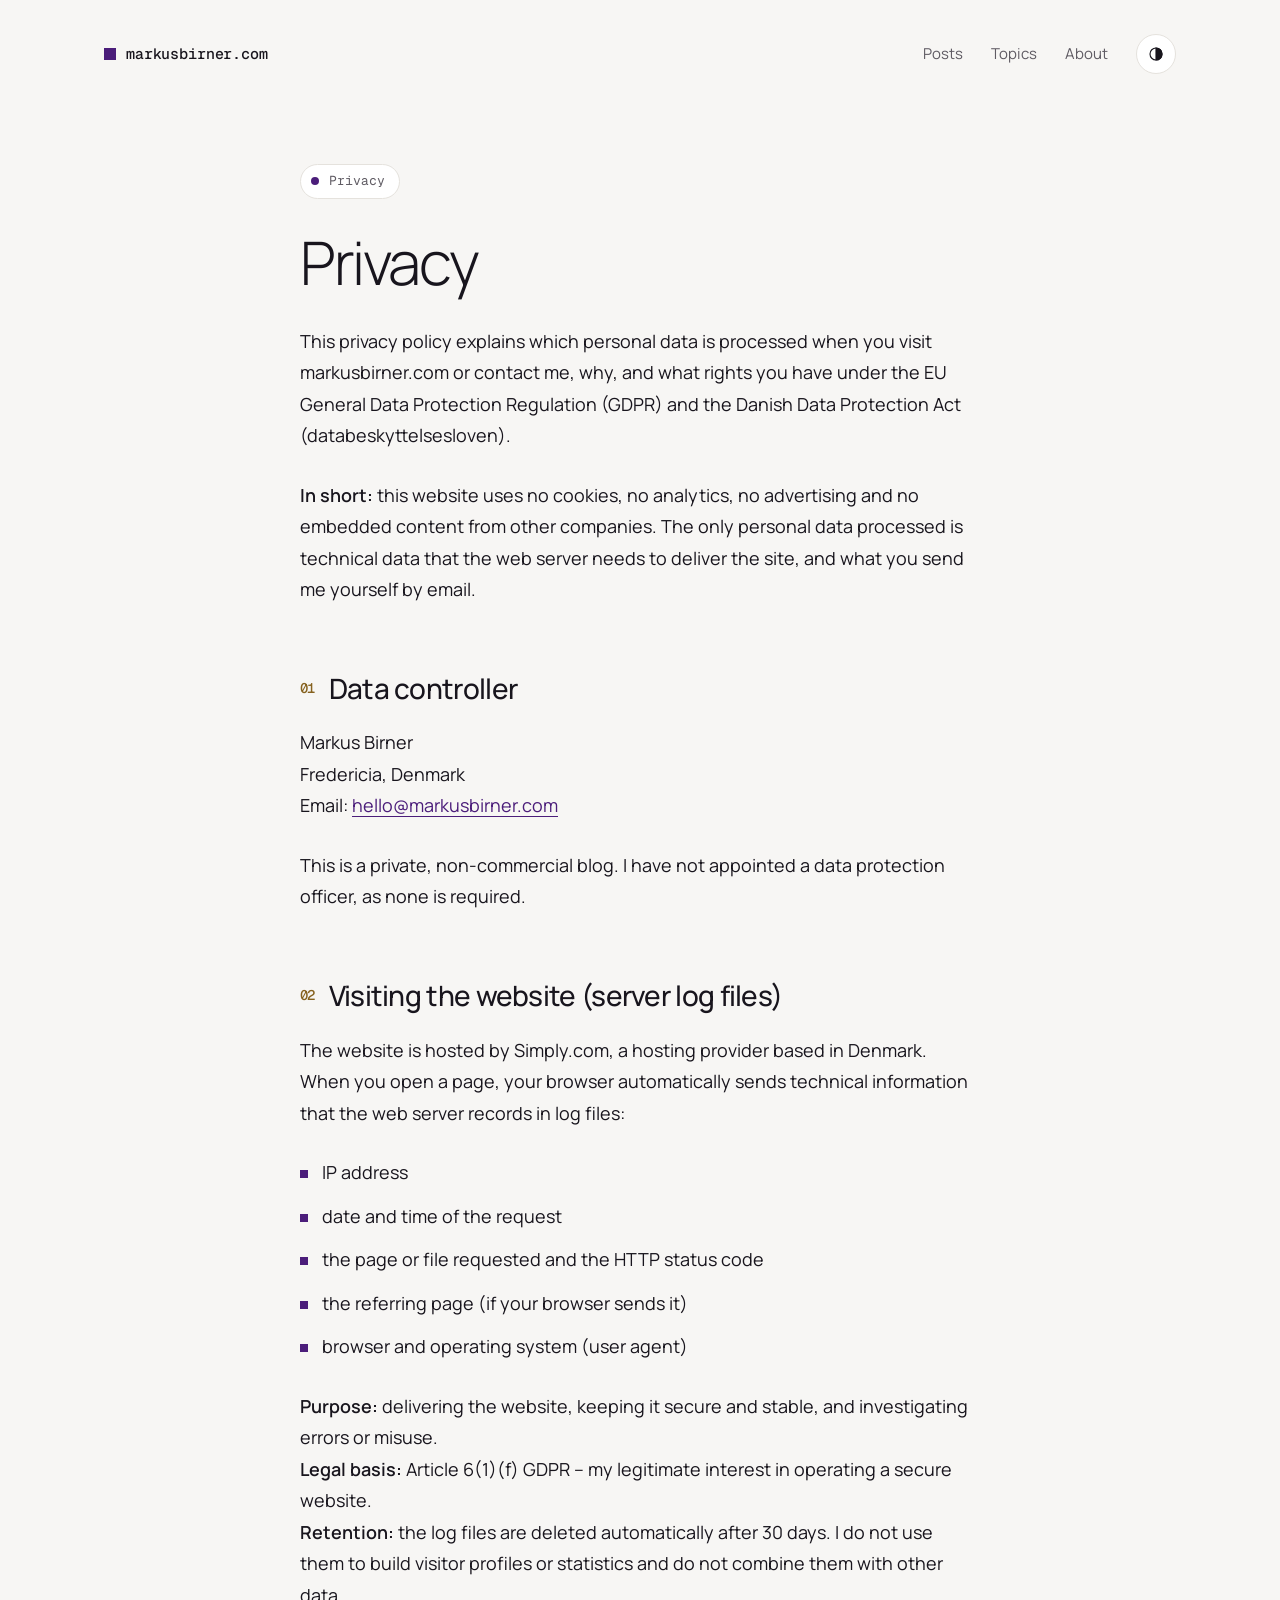
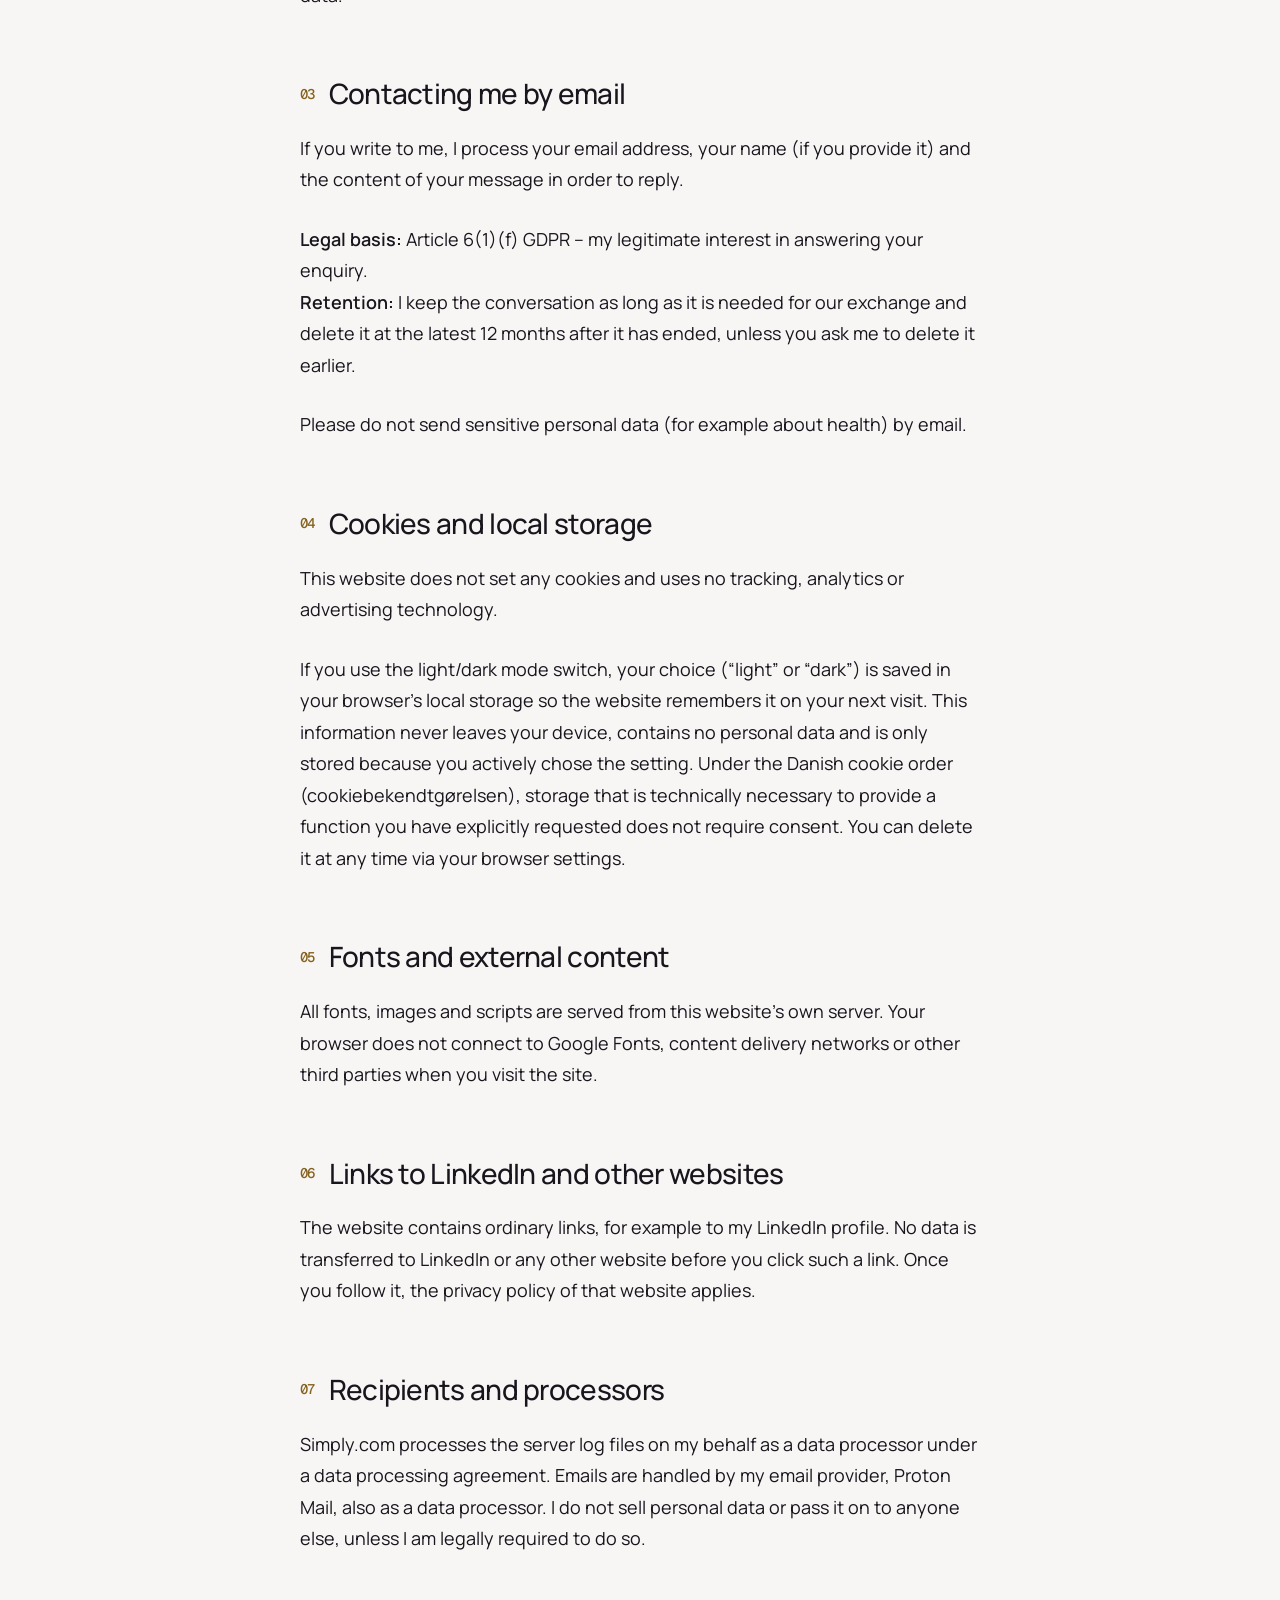
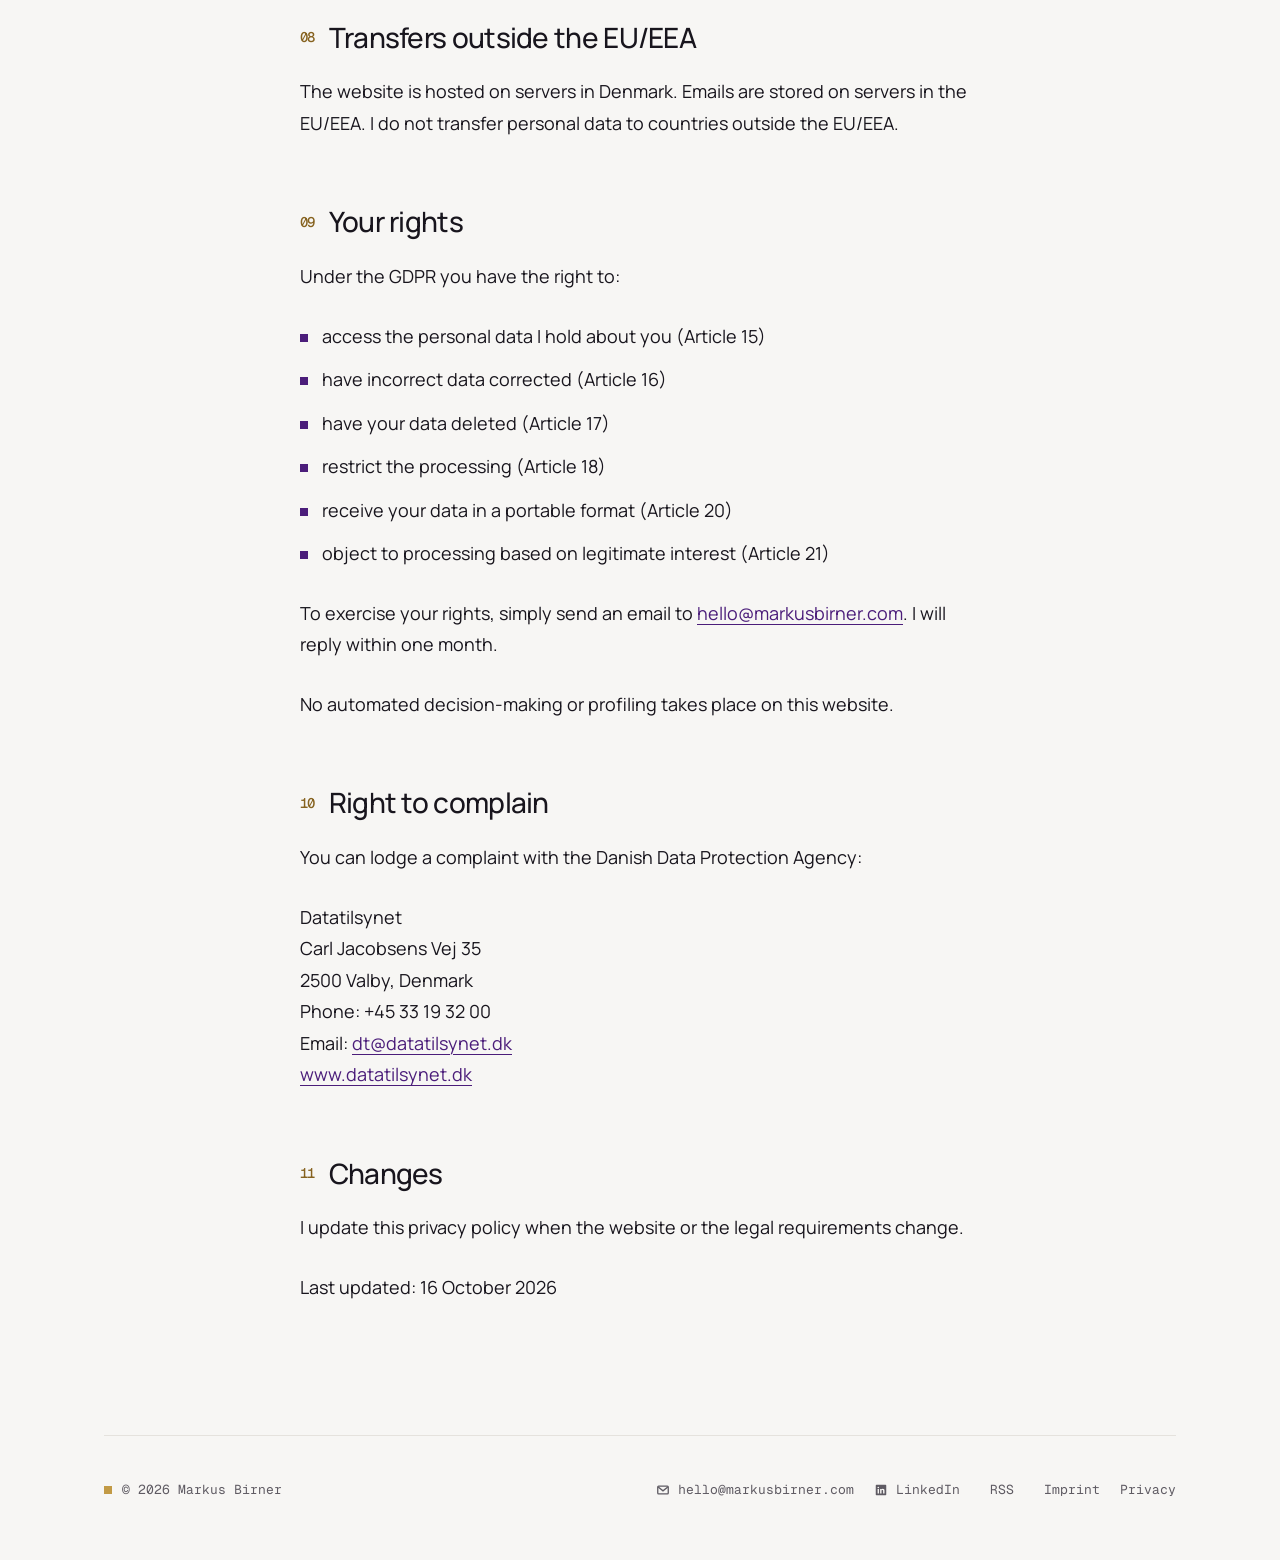
<file: privacy/index.html>
<!DOCTYPE html><html lang="en"><head><meta charset="utf-8"><meta name="viewport" content="width=device-width, initial-scale=1"><title>Privacy – markusbirner.com</title><meta name="description" content="How this website handles personal data."><link rel="canonical" href="https://markusbirner.com/privacy/"><link rel="icon" type="image/svg+xml" href="/favicon.svg"><link rel="alternate" type="application/rss+xml" title="Beyond Legacy · Markus Birner" href="/rss.xml"><meta name="theme-color" content="#4b1d7a"><meta property="og:title" content="Privacy – markusbirner.com"><meta property="og:description" content="How this website handles personal data."><meta property="og:url" content="https://markusbirner.com/privacy/"><meta property="og:type" content="website"><meta property="og:locale" content="en_US"><meta name="twitter:card" content="summary"><style>@font-face{font-family:Manrope-534368a5fa28ba27;src:url("/_astro/fonts/812744f5fa2f9edd.woff2") format("woff2");font-display:swap;unicode-range:U+0000-00FF,U+0131,U+0152-0153,U+02BB-02BC,U+02C6,U+02DA,U+02DC,U+0304,U+0308,U+0329,U+2000-206F,U+20AC,U+2122,U+2191,U+2193,U+2212,U+2215,U+FEFF,U+FFFD;font-weight:300;font-style:normal;}@font-face{font-family:Manrope-534368a5fa28ba27;src:url("/_astro/fonts/a0364beae0465cbc.woff2") format("woff2");font-display:swap;unicode-range:U+0000-00FF,U+0131,U+0152-0153,U+02BB-02BC,U+02C6,U+02DA,U+02DC,U+0304,U+0308,U+0329,U+2000-206F,U+20AC,U+2122,U+2191,U+2193,U+2212,U+2215,U+FEFF,U+FFFD;font-weight:400;font-style:normal;}@font-face{font-family:Manrope-534368a5fa28ba27;src:url("/_astro/fonts/8f187fb7547bdd88.woff2") format("woff2");font-display:swap;unicode-range:U+0000-00FF,U+0131,U+0152-0153,U+02BB-02BC,U+02C6,U+02DA,U+02DC,U+0304,U+0308,U+0329,U+2000-206F,U+20AC,U+2122,U+2191,U+2193,U+2212,U+2215,U+FEFF,U+FFFD;font-weight:500;font-style:normal;}@font-face{font-family:Manrope-534368a5fa28ba27;src:url("/_astro/fonts/7e23a19bd44d5f3f.woff2") format("woff2");font-display:swap;unicode-range:U+0000-00FF,U+0131,U+0152-0153,U+02BB-02BC,U+02C6,U+02DA,U+02DC,U+0304,U+0308,U+0329,U+2000-206F,U+20AC,U+2122,U+2191,U+2193,U+2212,U+2215,U+FEFF,U+FFFD;font-weight:600;font-style:normal;}@font-face{font-family:"Manrope-534368a5fa28ba27 fallback: Arial";src:local("Arial");font-display:swap;font-weight:300;font-style:normal;size-adjust:101.3906%;ascent-override:105.138%;descent-override:29.5885%;line-gap-override:0%;}@font-face{font-family:"Manrope-534368a5fa28ba27 fallback: Arial";src:local("Arial");font-display:swap;font-weight:400;font-style:normal;size-adjust:101.3906%;ascent-override:105.138%;descent-override:29.5885%;line-gap-override:0%;}@font-face{font-family:"Manrope-534368a5fa28ba27 fallback: Arial";src:local("Arial");font-display:swap;font-weight:500;font-style:normal;size-adjust:101.3906%;ascent-override:105.138%;descent-override:29.5885%;line-gap-override:0%;}@font-face{font-family:"Manrope-534368a5fa28ba27 fallback: Arial";src:local("Arial");font-display:swap;font-weight:600;font-style:normal;size-adjust:101.3906%;ascent-override:105.138%;descent-override:29.5885%;line-gap-override:0%;}:root{--font-manrope:Manrope-534368a5fa28ba27,"Manrope-534368a5fa28ba27 fallback: Arial",system-ui,sans-serif;}</style><link rel="preload" href="/_astro/fonts/812744f5fa2f9edd.woff2" as="font" type="font/woff2" crossorigin><link rel="preload" href="/_astro/fonts/a0364beae0465cbc.woff2" as="font" type="font/woff2" crossorigin><link rel="preload" href="/_astro/fonts/8f187fb7547bdd88.woff2" as="font" type="font/woff2" crossorigin><link rel="preload" href="/_astro/fonts/7e23a19bd44d5f3f.woff2" as="font" type="font/woff2" crossorigin><style>@font-face{font-family:"Geist Mono-1eb499216200b70e";src:url("/_astro/fonts/11b9bd8d05cc28fd.woff2") format("woff2");font-display:swap;unicode-range:U+0000-00FF,U+0131,U+0152-0153,U+02BB-02BC,U+02C6,U+02DA,U+02DC,U+0304,U+0308,U+0329,U+2000-206F,U+20AC,U+2122,U+2191,U+2193,U+2212,U+2215,U+FEFF,U+FFFD;font-weight:400;font-style:normal;}@font-face{font-family:"Geist Mono-1eb499216200b70e";src:url("/_astro/fonts/1fe2f2f324b7284f.woff2") format("woff2");font-display:swap;unicode-range:U+0000-00FF,U+0131,U+0152-0153,U+02BB-02BC,U+02C6,U+02DA,U+02DC,U+0304,U+0308,U+0329,U+2000-206F,U+20AC,U+2122,U+2191,U+2193,U+2212,U+2215,U+FEFF,U+FFFD;font-weight:500;font-style:normal;}@font-face{font-family:"Geist Mono-1eb499216200b70e fallback: Courier New";src:local("Courier New");font-display:swap;font-weight:400;font-style:normal;size-adjust:99.9837%;ascent-override:100.5164%;descent-override:29.5048%;}@font-face{font-family:"Geist Mono-1eb499216200b70e fallback: Courier New";src:local("Courier New");font-display:swap;font-weight:500;font-style:normal;size-adjust:99.9837%;ascent-override:100.5164%;descent-override:29.5048%;}:root{--font-geist-mono:"Geist Mono-1eb499216200b70e","Geist Mono-1eb499216200b70e fallback: Courier New",ui-monospace,monospace;}</style><!-- Apply the saved colour mode before the first paint (prevents flicker) --><script>
			try {
				const t = localStorage.getItem('theme');
				if (t === 'light' || t === 'dark') document.documentElement.dataset.theme = t;
			} catch (e) {}
		</script><style>.text-page[data-astro-cid-nvzupt32]{padding:88px 0 104px}.text-page[data-astro-cid-nvzupt32] header[data-astro-cid-nvzupt32]{max-width:680px;margin:0 auto 24px}
</style><link rel="stylesheet" href="/_astro/BaseLayout.CbfFGgYT.css"></head><body><a class="skip-link" href="#content">Skip to content</a><div class="container"><header class="site-header"><a class="logo" href="/">markusbirner.com</a><nav class="nav" aria-label="Main navigation"><a href="/">Posts</a><a href="/topics/">Topics</a><a href="/about/">About</a><button class="icon-btn" type="button" data-theme-toggle aria-pressed="false" aria-label="Dark mode" title="Light / dark mode"><svg aria-hidden="true" width="18" height="18" viewBox="0 0 24 24" fill="none" stroke="currentColor" stroke-width="1.5"><circle cx="12" cy="12" r="8"></circle><path d="M12 4a8 8 0 0 1 0 16z" fill="currentColor"></path></svg></button></nav></header><script type="module">var e=document.documentElement,t=document.querySelector(`[data-theme-toggle]`),n=window.matchMedia(`(prefers-color-scheme: dark)`),r=()=>e.dataset.theme??(n.matches?`dark`:`light`),i=()=>t?.setAttribute(`aria-pressed`,String(r()===`dark`));i(),n.addEventListener(`change`,i),t?.addEventListener(`click`,()=>{let t=r()===`dark`?`light`:`dark`;e.dataset.theme=t,i();try{localStorage.setItem(`theme`,t)}catch{}});</script><main id="content"><article class="text-page" data-astro-cid-nvzupt32><header data-astro-cid-nvzupt32><p class="eyebrow" aria-hidden="true" data-astro-cid-nvzupt32>Privacy</p><h1 class="display" data-astro-cid-nvzupt32>Privacy</h1></header><div class="prose" data-astro-cid-nvzupt32><p>This privacy policy explains which personal data is processed when you visit markusbirner.com or contact me, why, and what rights you have under the EU General Data Protection Regulation (GDPR) and the Danish Data Protection Act (databeskyttelsesloven).</p><p><strong>In short:</strong> this website uses no cookies, no analytics, no advertising and no embedded content from other companies. The only personal data processed is technical data that the web server needs to deliver the site, and what you send me yourself by email.</p><h2>Data controller</h2><p>Markus Birner<br>Fredericia, Denmark<br>Email: <a href="mailto:hello@markusbirner.com">hello@markusbirner.com</a></p><p>This is a private, non-commercial blog. I have not appointed a data protection officer, as none is required.</p><h2>Visiting the website (server log files)</h2><p>The website is hosted by Simply.com, a hosting provider based in Denmark. When you open a page, your browser automatically sends technical information that the web server records in log files:</p><ul><li>IP address</li><li>date and time of the request</li><li>the page or file requested and the HTTP status code</li><li>the referring page (if your browser sends it)</li><li>browser and operating system (user agent)</li></ul><p><strong>Purpose:</strong> delivering the website, keeping it secure and stable, and investigating errors or misuse.<br><strong>Legal basis:</strong> Article 6(1)(f) GDPR – my legitimate interest in operating a secure website.<br><strong>Retention:</strong> the log files are deleted automatically after 30 days. I do not use them to build visitor profiles or statistics and do not combine them with other data.</p><h2>Contacting me by email</h2><p>If you write to me, I process your email address, your name (if you provide it) and the content of your message in order to reply.</p><p><strong>Legal basis:</strong> Article 6(1)(f) GDPR – my legitimate interest in answering your enquiry.<br><strong>Retention:</strong> I keep the conversation as long as it is needed for our exchange and delete it at the latest 12 months after it has ended, unless you ask me to delete it earlier.</p><p>Please do not send sensitive personal data (for example about health) by email.</p><h2>Cookies and local storage</h2><p>This website does not set any cookies and uses no tracking, analytics or advertising technology.</p><p>If you use the light/dark mode switch, your choice (“light” or “dark”) is saved in your browser’s local storage so the website remembers it on your next visit. This information never leaves your device, contains no personal data and is only stored because you actively chose the setting. Under the Danish cookie order (cookiebekendtgørelsen), storage that is technically necessary to provide a function you have explicitly requested does not require consent. You can delete it at any time via your browser settings.</p><h2>Fonts and external content</h2><p>All fonts, images and scripts are served from this website’s own server. Your browser does not connect to Google Fonts, content delivery networks or other third parties when you visit the site.</p><h2>Links to LinkedIn and other websites</h2><p>The website contains ordinary links, for example to my LinkedIn profile. No data is transferred to LinkedIn or any other website before you click such a link. Once you follow it, the privacy policy of that website applies.</p><h2>Recipients and processors</h2><p>Simply.com processes the server log files on my behalf as a data processor under a data processing agreement. Emails are handled by my email provider, Proton Mail, also as a data processor. I do not sell personal data or pass it on to anyone else, unless I am legally required to do so.</p><h2>Transfers outside the EU/EEA</h2><p>The website is hosted on servers in Denmark. Emails are stored on servers in the EU/EEA. I do not transfer personal data to countries outside the EU/EEA.</p><h2>Your rights</h2><p>Under the GDPR you have the right to:</p><ul><li>access the personal data I hold about you (Article 15)</li><li>have incorrect data corrected (Article 16)</li><li>have your data deleted (Article 17)</li><li>restrict the processing (Article 18)</li><li>receive your data in a portable format (Article 20)</li><li>object to processing based on legitimate interest (Article 21)</li></ul><p>To exercise your rights, simply send an email to <a href="mailto:hello@markusbirner.com">hello@markusbirner.com</a>. I will reply within one month.</p><p>No automated decision-making or profiling takes place on this website.</p><h2>Right to complain</h2><p>You can lodge a complaint with the Danish Data Protection Agency:</p><p>Datatilsynet<br>Carl Jacobsens Vej 35<br>2500 Valby, Denmark<br>Phone: +45 33 19 32 00<br>Email: <a href="mailto:dt@datatilsynet.dk">dt@datatilsynet.dk</a><br><a href="https://www.datatilsynet.dk/" rel="noopener">www.datatilsynet.dk</a></p><h2>Changes</h2><p>I update this privacy policy when the website or the legal requirements change.</p><p>Last updated: 16 October 2026</p></div></article></main><footer class="site-footer" data-astro-cid-jo6i4kqk><span class="site-footer__copy" data-astro-cid-jo6i4kqk>© 2026 Markus Birner</span><nav aria-label="Contact and legal" data-astro-cid-jo6i4kqk><a href="mailto:hello@markusbirner.com" data-astro-cid-jo6i4kqk><svg aria-hidden="true" width="14" height="14" viewBox="0 0 16 16" fill="none" stroke="currentColor" stroke-width="1.5" data-astro-cid-jo6i4kqk><rect x="2" y="3.5" width="12" height="9" rx="1" data-astro-cid-jo6i4kqk></rect><path d="M2.5 4.5 8 9l5.5-4.5" data-astro-cid-jo6i4kqk></path></svg>hello@markusbirner.com</a><a href="https://www.linkedin.com/in/markusbirner" rel="me noopener" data-astro-cid-jo6i4kqk><svg aria-hidden="true" width="14" height="14" viewBox="0 0 16 16" fill="currentColor" data-astro-cid-jo6i4kqk><path d="M2 2.75C2 2.34 2.34 2 2.75 2h10.5c.41 0 .75.34.75.75v10.5c0 .41-.34.75-.75.75H2.75A.75.75 0 0 1 2 13.25V2.75Zm2.1 4.05v5.1h1.6V6.8H4.1Zm.8-2.55a.93.93 0 1 0 0 1.86.93.93 0 0 0 0-1.86ZM7 6.8v5.1h1.6V9.37c0-.67.13-1.32.96-1.32.82 0 .83.77.83 1.36v2.49H12V9.1c0-1.38-.3-2.43-1.9-2.43-.77 0-1.29.42-1.5.82h-.02V6.8H7Z" data-astro-cid-jo6i4kqk></path></svg>LinkedIn</a><a href="/rss.xml" data-astro-cid-jo6i4kqk>RSS</a><a href="/imprint/" data-astro-cid-jo6i4kqk>Imprint</a><a href="/privacy/" data-astro-cid-jo6i4kqk>Privacy</a></nav></footer></div></body></html>
</file>
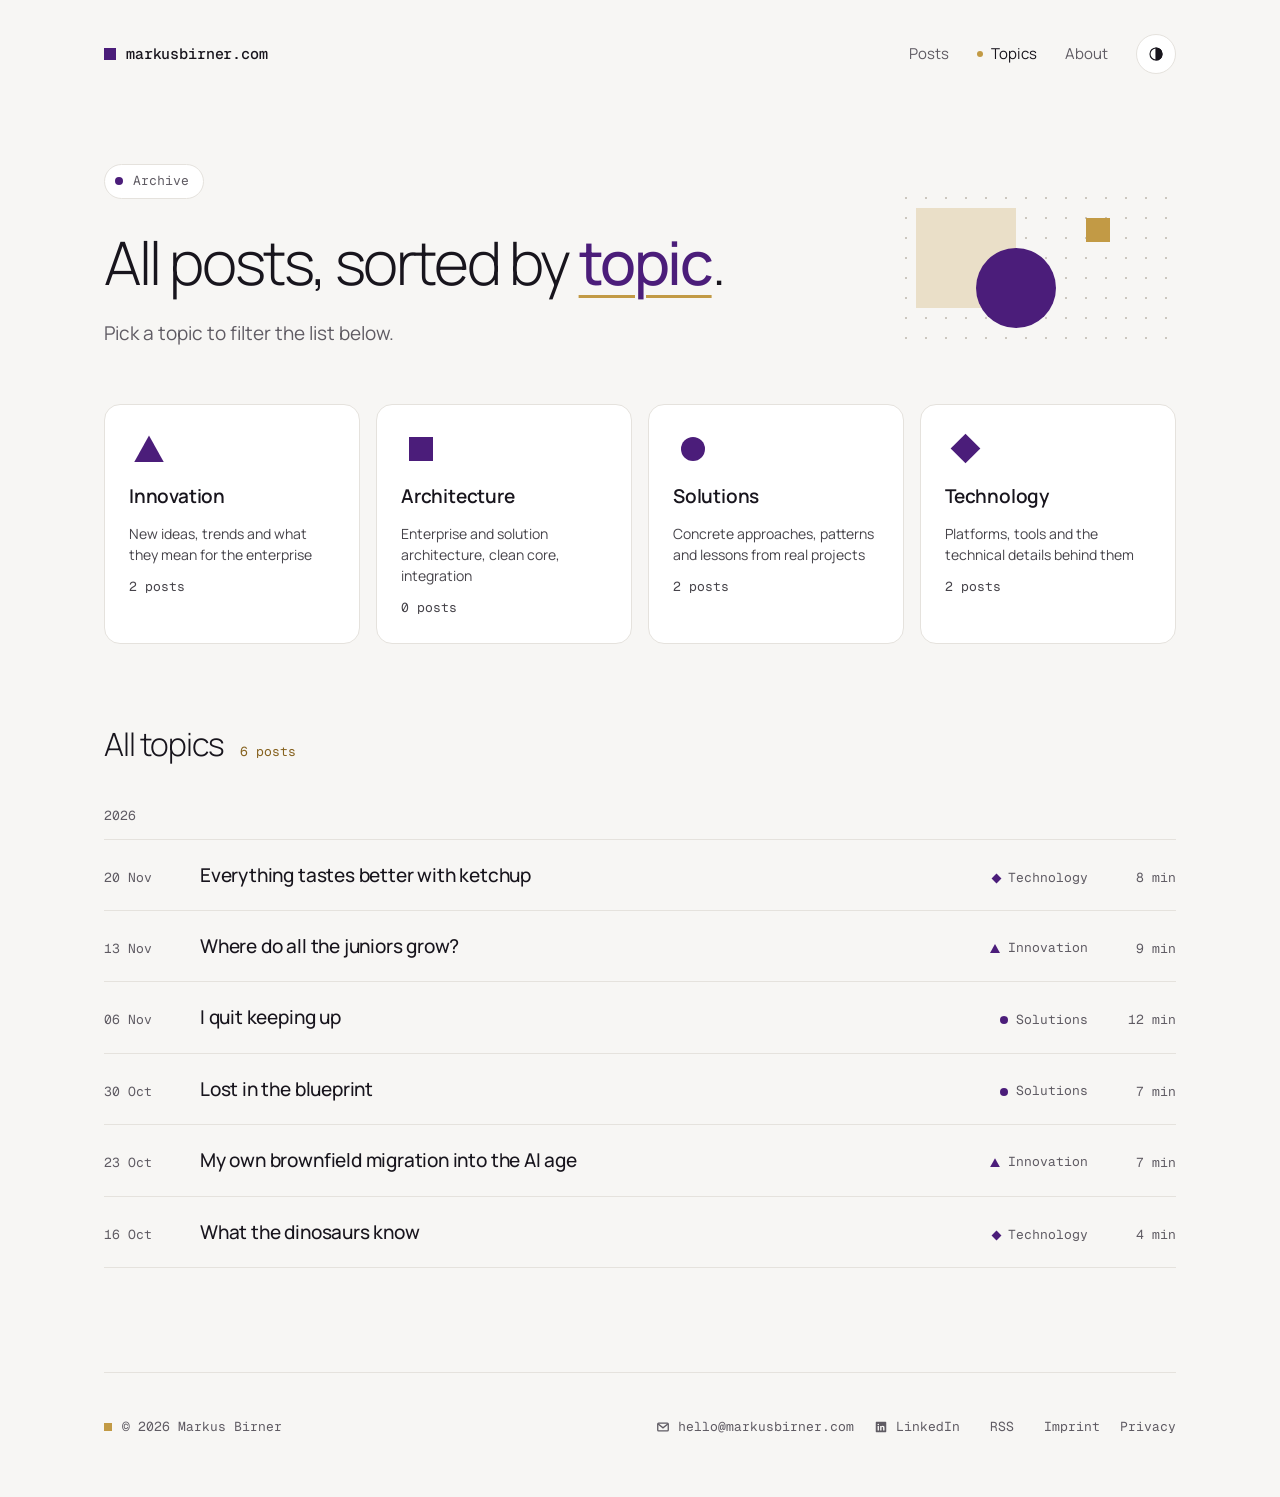
<file: topics/index.html>
<!DOCTYPE html><html lang="en"><head><meta charset="utf-8"><meta name="viewport" content="width=device-width, initial-scale=1"><title>Topics &amp; archive – markusbirner.com</title><meta name="description" content="All posts, sorted by topic."><link rel="canonical" href="https://markusbirner.com/topics/"><link rel="icon" type="image/svg+xml" href="/favicon.svg"><link rel="alternate" type="application/rss+xml" title="Beyond Legacy · Markus Birner" href="/rss.xml"><meta name="theme-color" content="#4b1d7a"><meta property="og:title" content="Topics &amp; archive – markusbirner.com"><meta property="og:description" content="All posts, sorted by topic."><meta property="og:url" content="https://markusbirner.com/topics/"><meta property="og:type" content="website"><meta property="og:locale" content="en_US"><meta name="twitter:card" content="summary"><style>@font-face{font-family:Manrope-534368a5fa28ba27;src:url("/_astro/fonts/812744f5fa2f9edd.woff2") format("woff2");font-display:swap;unicode-range:U+0000-00FF,U+0131,U+0152-0153,U+02BB-02BC,U+02C6,U+02DA,U+02DC,U+0304,U+0308,U+0329,U+2000-206F,U+20AC,U+2122,U+2191,U+2193,U+2212,U+2215,U+FEFF,U+FFFD;font-weight:300;font-style:normal;}@font-face{font-family:Manrope-534368a5fa28ba27;src:url("/_astro/fonts/a0364beae0465cbc.woff2") format("woff2");font-display:swap;unicode-range:U+0000-00FF,U+0131,U+0152-0153,U+02BB-02BC,U+02C6,U+02DA,U+02DC,U+0304,U+0308,U+0329,U+2000-206F,U+20AC,U+2122,U+2191,U+2193,U+2212,U+2215,U+FEFF,U+FFFD;font-weight:400;font-style:normal;}@font-face{font-family:Manrope-534368a5fa28ba27;src:url("/_astro/fonts/8f187fb7547bdd88.woff2") format("woff2");font-display:swap;unicode-range:U+0000-00FF,U+0131,U+0152-0153,U+02BB-02BC,U+02C6,U+02DA,U+02DC,U+0304,U+0308,U+0329,U+2000-206F,U+20AC,U+2122,U+2191,U+2193,U+2212,U+2215,U+FEFF,U+FFFD;font-weight:500;font-style:normal;}@font-face{font-family:Manrope-534368a5fa28ba27;src:url("/_astro/fonts/7e23a19bd44d5f3f.woff2") format("woff2");font-display:swap;unicode-range:U+0000-00FF,U+0131,U+0152-0153,U+02BB-02BC,U+02C6,U+02DA,U+02DC,U+0304,U+0308,U+0329,U+2000-206F,U+20AC,U+2122,U+2191,U+2193,U+2212,U+2215,U+FEFF,U+FFFD;font-weight:600;font-style:normal;}@font-face{font-family:"Manrope-534368a5fa28ba27 fallback: Arial";src:local("Arial");font-display:swap;font-weight:300;font-style:normal;size-adjust:101.3906%;ascent-override:105.138%;descent-override:29.5885%;line-gap-override:0%;}@font-face{font-family:"Manrope-534368a5fa28ba27 fallback: Arial";src:local("Arial");font-display:swap;font-weight:400;font-style:normal;size-adjust:101.3906%;ascent-override:105.138%;descent-override:29.5885%;line-gap-override:0%;}@font-face{font-family:"Manrope-534368a5fa28ba27 fallback: Arial";src:local("Arial");font-display:swap;font-weight:500;font-style:normal;size-adjust:101.3906%;ascent-override:105.138%;descent-override:29.5885%;line-gap-override:0%;}@font-face{font-family:"Manrope-534368a5fa28ba27 fallback: Arial";src:local("Arial");font-display:swap;font-weight:600;font-style:normal;size-adjust:101.3906%;ascent-override:105.138%;descent-override:29.5885%;line-gap-override:0%;}:root{--font-manrope:Manrope-534368a5fa28ba27,"Manrope-534368a5fa28ba27 fallback: Arial",system-ui,sans-serif;}</style><link rel="preload" href="/_astro/fonts/812744f5fa2f9edd.woff2" as="font" type="font/woff2" crossorigin><link rel="preload" href="/_astro/fonts/a0364beae0465cbc.woff2" as="font" type="font/woff2" crossorigin><link rel="preload" href="/_astro/fonts/8f187fb7547bdd88.woff2" as="font" type="font/woff2" crossorigin><link rel="preload" href="/_astro/fonts/7e23a19bd44d5f3f.woff2" as="font" type="font/woff2" crossorigin><style>@font-face{font-family:"Geist Mono-1eb499216200b70e";src:url("/_astro/fonts/11b9bd8d05cc28fd.woff2") format("woff2");font-display:swap;unicode-range:U+0000-00FF,U+0131,U+0152-0153,U+02BB-02BC,U+02C6,U+02DA,U+02DC,U+0304,U+0308,U+0329,U+2000-206F,U+20AC,U+2122,U+2191,U+2193,U+2212,U+2215,U+FEFF,U+FFFD;font-weight:400;font-style:normal;}@font-face{font-family:"Geist Mono-1eb499216200b70e";src:url("/_astro/fonts/1fe2f2f324b7284f.woff2") format("woff2");font-display:swap;unicode-range:U+0000-00FF,U+0131,U+0152-0153,U+02BB-02BC,U+02C6,U+02DA,U+02DC,U+0304,U+0308,U+0329,U+2000-206F,U+20AC,U+2122,U+2191,U+2193,U+2212,U+2215,U+FEFF,U+FFFD;font-weight:500;font-style:normal;}@font-face{font-family:"Geist Mono-1eb499216200b70e fallback: Courier New";src:local("Courier New");font-display:swap;font-weight:400;font-style:normal;size-adjust:99.9837%;ascent-override:100.5164%;descent-override:29.5048%;}@font-face{font-family:"Geist Mono-1eb499216200b70e fallback: Courier New";src:local("Courier New");font-display:swap;font-weight:500;font-style:normal;size-adjust:99.9837%;ascent-override:100.5164%;descent-override:29.5048%;}:root{--font-geist-mono:"Geist Mono-1eb499216200b70e","Geist Mono-1eb499216200b70e fallback: Courier New",ui-monospace,monospace;}</style><!-- Apply the saved colour mode before the first paint (prevents flicker) --><script>
			try {
				const t = localStorage.getItem('theme');
				if (t === 'light' || t === 'dark') document.documentElement.dataset.theme = t;
			} catch (e) {}
		</script><style>.intro[data-astro-cid-jfoniyg3]{flex-wrap:wrap;justify-content:space-between;align-items:flex-end;gap:32px 64px;padding:88px 0 56px;display:flex}.intro__text[data-astro-cid-jfoniyg3]{flex:560px;min-width:0}.intro__text[data-astro-cid-jfoniyg3] .display[data-astro-cid-jfoniyg3]{margin-bottom:20px}.intro__text[data-astro-cid-jfoniyg3] .lede[data-astro-cid-jfoniyg3]{margin-bottom:0}.intro__art[data-astro-cid-jfoniyg3]{flex:0 280px;min-width:0;height:160px;position:relative;overflow:hidden}.intro__art[data-astro-cid-jfoniyg3]>div[data-astro-cid-jfoniyg3]{position:absolute}.intro__art[data-astro-cid-jfoniyg3] .dots[data-astro-cid-jfoniyg3]{inset:0}.i-soft[data-astro-cid-jfoniyg3]{background:var(--accent-soft);width:100px;height:100px;top:20px;left:20px}.i-circle[data-astro-cid-jfoniyg3]{background:var(--accent);border-radius:50%;width:80px;height:80px;top:60px;left:80px}.i-gold[data-astro-cid-jfoniyg3]{background:var(--gold);width:24px;height:24px;top:30px;left:190px}.tiles[data-astro-cid-jfoniyg3]{grid-template-columns:repeat(auto-fill,minmax(min(240px,100%),1fr));gap:16px;display:grid}.tile[data-astro-cid-jfoniyg3]{border:1px solid var(--line);border-radius:var(--radius-card);background:var(--surface);color:var(--fg);font:inherit;text-align:left;cursor:pointer;flex-direction:column;align-items:flex-start;gap:12px;padding:24px;transition:transform .2s;display:flex}.tile[data-astro-cid-jfoniyg3]:hover{transform:translateY(-3px)}@media (prefers-reduced-motion:reduce){.tile[data-astro-cid-jfoniyg3]{transition:none}.tile[data-astro-cid-jfoniyg3]:hover{transform:none}}.tile[data-astro-cid-jfoniyg3][aria-pressed=true]{background:var(--accent);border-color:var(--accent);color:var(--on-accent)}.tile[data-astro-cid-jfoniyg3][aria-pressed=true] .glyph{--c:var(--gold)}.tile__glyph[data-astro-cid-jfoniyg3]{justify-content:center;align-items:center;width:40px;height:40px;display:flex}.tile__name[data-astro-cid-jfoniyg3]{letter-spacing:-.01em;font-size:19px;font-weight:600}.tile__desc[data-astro-cid-jfoniyg3]{opacity:.8;font-size:14px;line-height:1.5}.tile__count[data-astro-cid-jfoniyg3]{opacity:.8;font-size:13px}.archive[data-astro-cid-jfoniyg3]{padding:80px 0 104px}.archive__head[data-astro-cid-jfoniyg3]{flex-wrap:wrap;justify-content:space-between;align-items:center;gap:12px 24px;margin-bottom:8px;display:flex}.archive__title[data-astro-cid-jfoniyg3]{flex-wrap:wrap;align-items:baseline;gap:8px 16px;display:flex}.archive__count[data-astro-cid-jfoniyg3]{color:var(--gold-text);font-size:13px}.archive[data-astro-cid-jfoniyg3] [data-astro-cid-jfoniyg3][data-reset]{font:inherit;color:var(--fg);cursor:pointer;font-size:14px}.archive[data-astro-cid-jfoniyg3] [data-astro-cid-jfoniyg3][hidden]{display:none}.empty[data-astro-cid-jfoniyg3]{border:1px dashed var(--line);color:var(--muted);text-align:center;border-radius:14px;margin:40px 0 0;padding:24px}.year__label[data-astro-cid-jfoniyg3]{border-bottom:1px solid var(--line);color:var(--muted);margin:40px 0 0;padding-bottom:12px;font-size:13px;font-weight:400}.rows[data-astro-cid-jfoniyg3]{margin:0;padding:0;list-style:none}.row[data-astro-cid-jfoniyg3]{border-bottom:1px solid var(--line);flex-wrap:wrap;align-items:baseline;gap:6px 24px;padding:20px 0;display:flex}.row[data-astro-cid-jfoniyg3]:hover{text-decoration:none}.row[data-astro-cid-jfoniyg3]:hover .row__title[data-astro-cid-jfoniyg3]{text-underline-offset:4px;text-decoration:underline 1px}.row__date[data-astro-cid-jfoniyg3]{color:var(--muted);flex:0 0 72px;font-size:13px}.row__title[data-astro-cid-jfoniyg3]{letter-spacing:-.01em;flex:320px;font-size:19px;font-weight:500}.row__time[data-astro-cid-jfoniyg3]{text-align:right;color:var(--muted);flex:0 0 64px;font-size:13px}
</style><link rel="stylesheet" href="/_astro/BaseLayout.CbfFGgYT.css"></head><body><a class="skip-link" href="#content">Skip to content</a><div class="container"><header class="site-header"><a class="logo" href="/">markusbirner.com</a><nav class="nav" aria-label="Main navigation"><a href="/">Posts</a><a href="/topics/" aria-current="page">Topics</a><a href="/about/">About</a><button class="icon-btn" type="button" data-theme-toggle aria-pressed="false" aria-label="Dark mode" title="Light / dark mode"><svg aria-hidden="true" width="18" height="18" viewBox="0 0 24 24" fill="none" stroke="currentColor" stroke-width="1.5"><circle cx="12" cy="12" r="8"></circle><path d="M12 4a8 8 0 0 1 0 16z" fill="currentColor"></path></svg></button></nav></header><script type="module">var e=document.documentElement,t=document.querySelector(`[data-theme-toggle]`),n=window.matchMedia(`(prefers-color-scheme: dark)`),r=()=>e.dataset.theme??(n.matches?`dark`:`light`),i=()=>t?.setAttribute(`aria-pressed`,String(r()===`dark`));i(),n.addEventListener(`change`,i),t?.addEventListener(`click`,()=>{let t=r()===`dark`?`light`:`dark`;e.dataset.theme=t,i();try{localStorage.setItem(`theme`,t)}catch{}});</script><main id="content"><section class="intro" data-astro-cid-jfoniyg3><div class="intro__text" data-astro-cid-jfoniyg3><p class="eyebrow" data-astro-cid-jfoniyg3>Archive</p><h1 class="display" data-astro-cid-jfoniyg3>All posts, sorted by <span class="hl" data-astro-cid-jfoniyg3>topic</span>.</h1><p class="lede" data-astro-cid-jfoniyg3>Pick a topic to filter the list below.</p></div><div class="intro__art" aria-hidden="true" data-astro-cid-jfoniyg3><div class="dots" data-astro-cid-jfoniyg3></div><div class="i-soft" data-astro-cid-jfoniyg3></div><div class="i-circle" data-astro-cid-jfoniyg3></div><div class="i-gold" data-astro-cid-jfoniyg3></div></div></section><section class="tiles" aria-label="Topics" data-astro-cid-jfoniyg3><button class="tile" type="button" data-topic="innovation" aria-pressed="false" data-astro-cid-jfoniyg3><span class="tile__glyph" data-astro-cid-jfoniyg3><span class="glyph glyph--innovation glyph--lg" aria-hidden="true"></span></span><span class="tile__name" data-astro-cid-jfoniyg3>Innovation</span><span class="tile__desc" data-astro-cid-jfoniyg3>New ideas, trends and what they mean for the enterprise</span><span class="tile__count mono" data-astro-cid-jfoniyg3>2 posts</span></button><button class="tile" type="button" data-topic="architecture" aria-pressed="false" data-astro-cid-jfoniyg3><span class="tile__glyph" data-astro-cid-jfoniyg3><span class="glyph glyph--architecture glyph--lg" aria-hidden="true"></span></span><span class="tile__name" data-astro-cid-jfoniyg3>Architecture</span><span class="tile__desc" data-astro-cid-jfoniyg3>Enterprise and solution architecture, clean core, integration</span><span class="tile__count mono" data-astro-cid-jfoniyg3>0 posts</span></button><button class="tile" type="button" data-topic="solutions" aria-pressed="false" data-astro-cid-jfoniyg3><span class="tile__glyph" data-astro-cid-jfoniyg3><span class="glyph glyph--solutions glyph--lg" aria-hidden="true"></span></span><span class="tile__name" data-astro-cid-jfoniyg3>Solutions</span><span class="tile__desc" data-astro-cid-jfoniyg3>Concrete approaches, patterns and lessons from real projects</span><span class="tile__count mono" data-astro-cid-jfoniyg3>2 posts</span></button><button class="tile" type="button" data-topic="technology" aria-pressed="false" data-astro-cid-jfoniyg3><span class="tile__glyph" data-astro-cid-jfoniyg3><span class="glyph glyph--technology glyph--lg" aria-hidden="true"></span></span><span class="tile__name" data-astro-cid-jfoniyg3>Technology</span><span class="tile__desc" data-astro-cid-jfoniyg3>Platforms, tools and the technical details behind them</span><span class="tile__count mono" data-astro-cid-jfoniyg3>2 posts</span></button></section><section class="archive" aria-labelledby="archive-title" data-astro-cid-jfoniyg3><div class="archive__head" data-astro-cid-jfoniyg3><div class="archive__title" aria-live="polite" data-astro-cid-jfoniyg3><h2 id="archive-title" class="section-title" data-topic-label data-astro-cid-jfoniyg3>All topics</h2><span class="mono archive__count" data-count data-astro-cid-jfoniyg3>6 posts</span></div><button class="chip" type="button" data-reset hidden data-astro-cid-jfoniyg3>Clear filter<svg aria-hidden="true" width="14" height="14" viewBox="0 0 16 16" fill="none" stroke="currentColor" stroke-width="1.5" data-astro-cid-jfoniyg3><path d="M4 4l8 8M12 4l-8 8" data-astro-cid-jfoniyg3></path></svg></button></div><p class="empty" data-empty hidden data-astro-cid-jfoniyg3>No posts on this topic yet – coming soon.</p><div class="year" data-year data-astro-cid-jfoniyg3><h3 class="year__label mono" data-astro-cid-jfoniyg3>2026</h3><ul class="rows" data-astro-cid-jfoniyg3><li data-topic="technology" data-astro-cid-jfoniyg3><a class="row" href="/posts/everything-tastes-better-with-ketchup/" data-astro-cid-jfoniyg3><time class="mono row__date" datetime="2026-11-20" data-astro-cid-jfoniyg3>20 Nov</time><span class="row__title" data-astro-cid-jfoniyg3>Everything tastes better with ketchup</span><span class="category-label" data-astro-cid-jfoniyg3><span class="glyph glyph--technology" aria-hidden="true"></span>Technology</span><span class="mono row__time" data-astro-cid-jfoniyg3>8 min</span></a></li><li data-topic="innovation" data-astro-cid-jfoniyg3><a class="row" href="/posts/where-do-all-the-juniors-grow/" data-astro-cid-jfoniyg3><time class="mono row__date" datetime="2026-11-13" data-astro-cid-jfoniyg3>13 Nov</time><span class="row__title" data-astro-cid-jfoniyg3>Where do all the juniors grow?</span><span class="category-label" data-astro-cid-jfoniyg3><span class="glyph glyph--innovation" aria-hidden="true"></span>Innovation</span><span class="mono row__time" data-astro-cid-jfoniyg3>9 min</span></a></li><li data-topic="solutions" data-astro-cid-jfoniyg3><a class="row" href="/posts/i-quit-keeping-up/" data-astro-cid-jfoniyg3><time class="mono row__date" datetime="2026-11-06" data-astro-cid-jfoniyg3>06 Nov</time><span class="row__title" data-astro-cid-jfoniyg3>I quit keeping up</span><span class="category-label" data-astro-cid-jfoniyg3><span class="glyph glyph--solutions" aria-hidden="true"></span>Solutions</span><span class="mono row__time" data-astro-cid-jfoniyg3>12 min</span></a></li><li data-topic="solutions" data-astro-cid-jfoniyg3><a class="row" href="/posts/lost-in-the-blueprint/" data-astro-cid-jfoniyg3><time class="mono row__date" datetime="2026-10-30" data-astro-cid-jfoniyg3>30 Oct</time><span class="row__title" data-astro-cid-jfoniyg3>Lost in the blueprint</span><span class="category-label" data-astro-cid-jfoniyg3><span class="glyph glyph--solutions" aria-hidden="true"></span>Solutions</span><span class="mono row__time" data-astro-cid-jfoniyg3>7 min</span></a></li><li data-topic="innovation" data-astro-cid-jfoniyg3><a class="row" href="/posts/my-brownfield-migration/" data-astro-cid-jfoniyg3><time class="mono row__date" datetime="2026-10-23" data-astro-cid-jfoniyg3>23 Oct</time><span class="row__title" data-astro-cid-jfoniyg3>My own brownfield migration into the AI age</span><span class="category-label" data-astro-cid-jfoniyg3><span class="glyph glyph--innovation" aria-hidden="true"></span>Innovation</span><span class="mono row__time" data-astro-cid-jfoniyg3>7 min</span></a></li><li data-topic="technology" data-astro-cid-jfoniyg3><a class="row" href="/posts/what-the-dinosaurs-know/" data-astro-cid-jfoniyg3><time class="mono row__date" datetime="2026-10-16" data-astro-cid-jfoniyg3>16 Oct</time><span class="row__title" data-astro-cid-jfoniyg3>What the dinosaurs know</span><span class="category-label" data-astro-cid-jfoniyg3><span class="glyph glyph--technology" aria-hidden="true"></span>Technology</span><span class="mono row__time" data-astro-cid-jfoniyg3>4 min</span></a></li></ul></div></section></main><footer class="site-footer" data-astro-cid-jo6i4kqk><span class="site-footer__copy" data-astro-cid-jo6i4kqk>© 2026 Markus Birner</span><nav aria-label="Contact and legal" data-astro-cid-jo6i4kqk><a href="mailto:hello@markusbirner.com" data-astro-cid-jo6i4kqk><svg aria-hidden="true" width="14" height="14" viewBox="0 0 16 16" fill="none" stroke="currentColor" stroke-width="1.5" data-astro-cid-jo6i4kqk><rect x="2" y="3.5" width="12" height="9" rx="1" data-astro-cid-jo6i4kqk></rect><path d="M2.5 4.5 8 9l5.5-4.5" data-astro-cid-jo6i4kqk></path></svg>hello@markusbirner.com</a><a href="https://www.linkedin.com/in/markusbirner" rel="me noopener" data-astro-cid-jo6i4kqk><svg aria-hidden="true" width="14" height="14" viewBox="0 0 16 16" fill="currentColor" data-astro-cid-jo6i4kqk><path d="M2 2.75C2 2.34 2.34 2 2.75 2h10.5c.41 0 .75.34.75.75v10.5c0 .41-.34.75-.75.75H2.75A.75.75 0 0 1 2 13.25V2.75Zm2.1 4.05v5.1h1.6V6.8H4.1Zm.8-2.55a.93.93 0 1 0 0 1.86.93.93 0 0 0 0-1.86ZM7 6.8v5.1h1.6V9.37c0-.67.13-1.32.96-1.32.82 0 .83.77.83 1.36v2.49H12V9.1c0-1.38-.3-2.43-1.9-2.43-.77 0-1.29.42-1.5.82h-.02V6.8H7Z" data-astro-cid-jo6i4kqk></path></svg>LinkedIn</a><a href="/rss.xml" data-astro-cid-jo6i4kqk>RSS</a><a href="/imprint/" data-astro-cid-jo6i4kqk>Imprint</a><a href="/privacy/" data-astro-cid-jo6i4kqk>Privacy</a></nav></footer></div></body></html><script type="module">var e={innovation:{label:`Innovation`,description:`New ideas, trends and what they mean for the enterprise`},architecture:{label:`Architecture`,description:`Enterprise and solution architecture, clean core, integration`},solutions:{label:`Solutions`,description:`Concrete approaches, patterns and lessons from real projects`},technology:{label:`Technology`,description:`Platforms, tools and the technical details behind them`}},t=[...document.querySelectorAll(`.tile`)],n=[...document.querySelectorAll(`.rows > li`)],r=[...document.querySelectorAll(`[data-year]`)],i=document.querySelector(`[data-topic-label]`),a=document.querySelector(`[data-count]`),o=document.querySelector(`[data-reset]`),s=document.querySelector(`[data-empty]`),c=e=>`${e} ${e===1?`post`:`posts`}`;function l(l){let u=0;for(let e of n){let t=!l||e.dataset.topic===l;e.hidden=!t,t&&u++}for(let e of r)e.hidden=!e.querySelector(`li:not([hidden])`);for(let e of t)e.setAttribute(`aria-pressed`,String(e.dataset.topic===l));i&&(i.textContent=l?e[l]?.label??l:`All topics`),a&&(a.textContent=c(u)),o&&(o.hidden=!l),s&&(s.hidden=u>0);let d=new URL(window.location.href);l?d.searchParams.set(`topic`,l):d.searchParams.delete(`topic`),history.replaceState(null,``,d)}var u=new URL(window.location.href).searchParams.get(`topic`);u&&!(u in e)&&(u=null),l(u);for(let e of t)e.addEventListener(`click`,()=>{u=u===e.dataset.topic?null:e.dataset.topic??null,l(u)});o?.addEventListener(`click`,()=>{u=null,l(u)});</script>
</file>
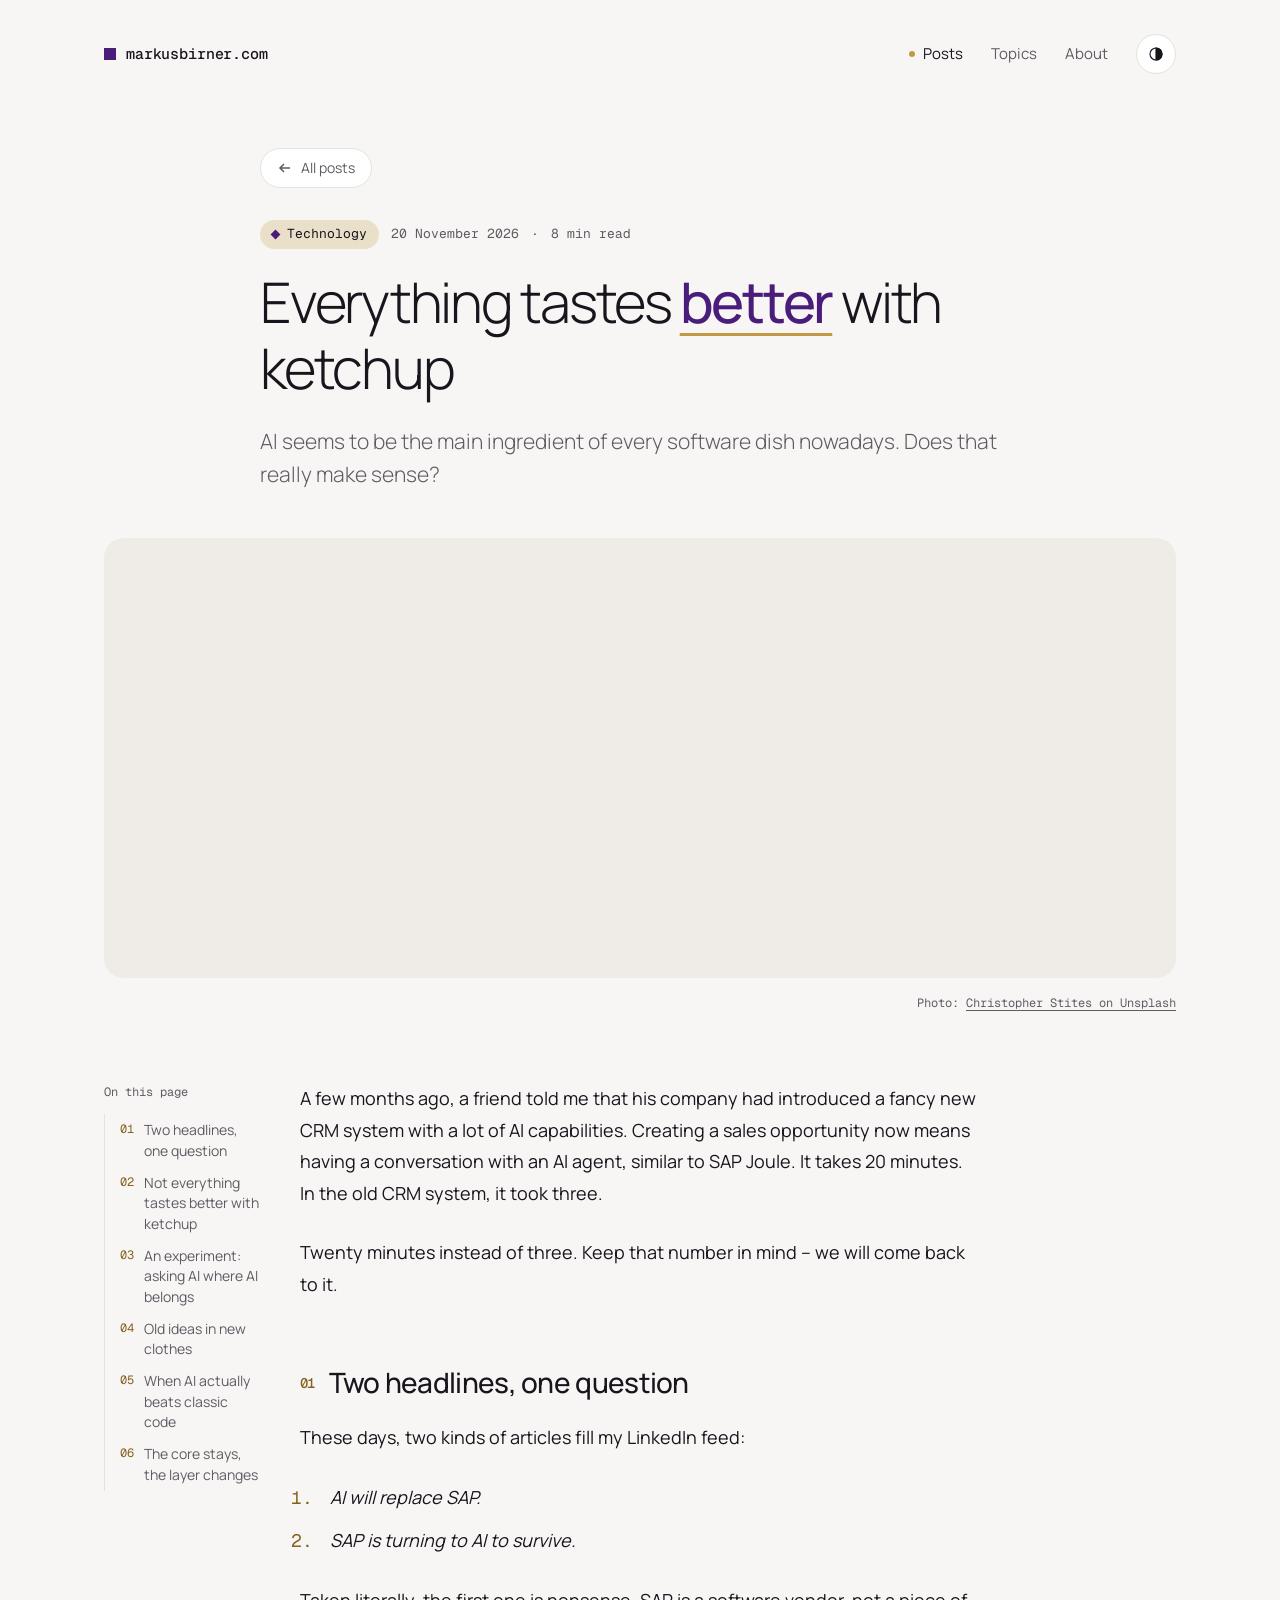
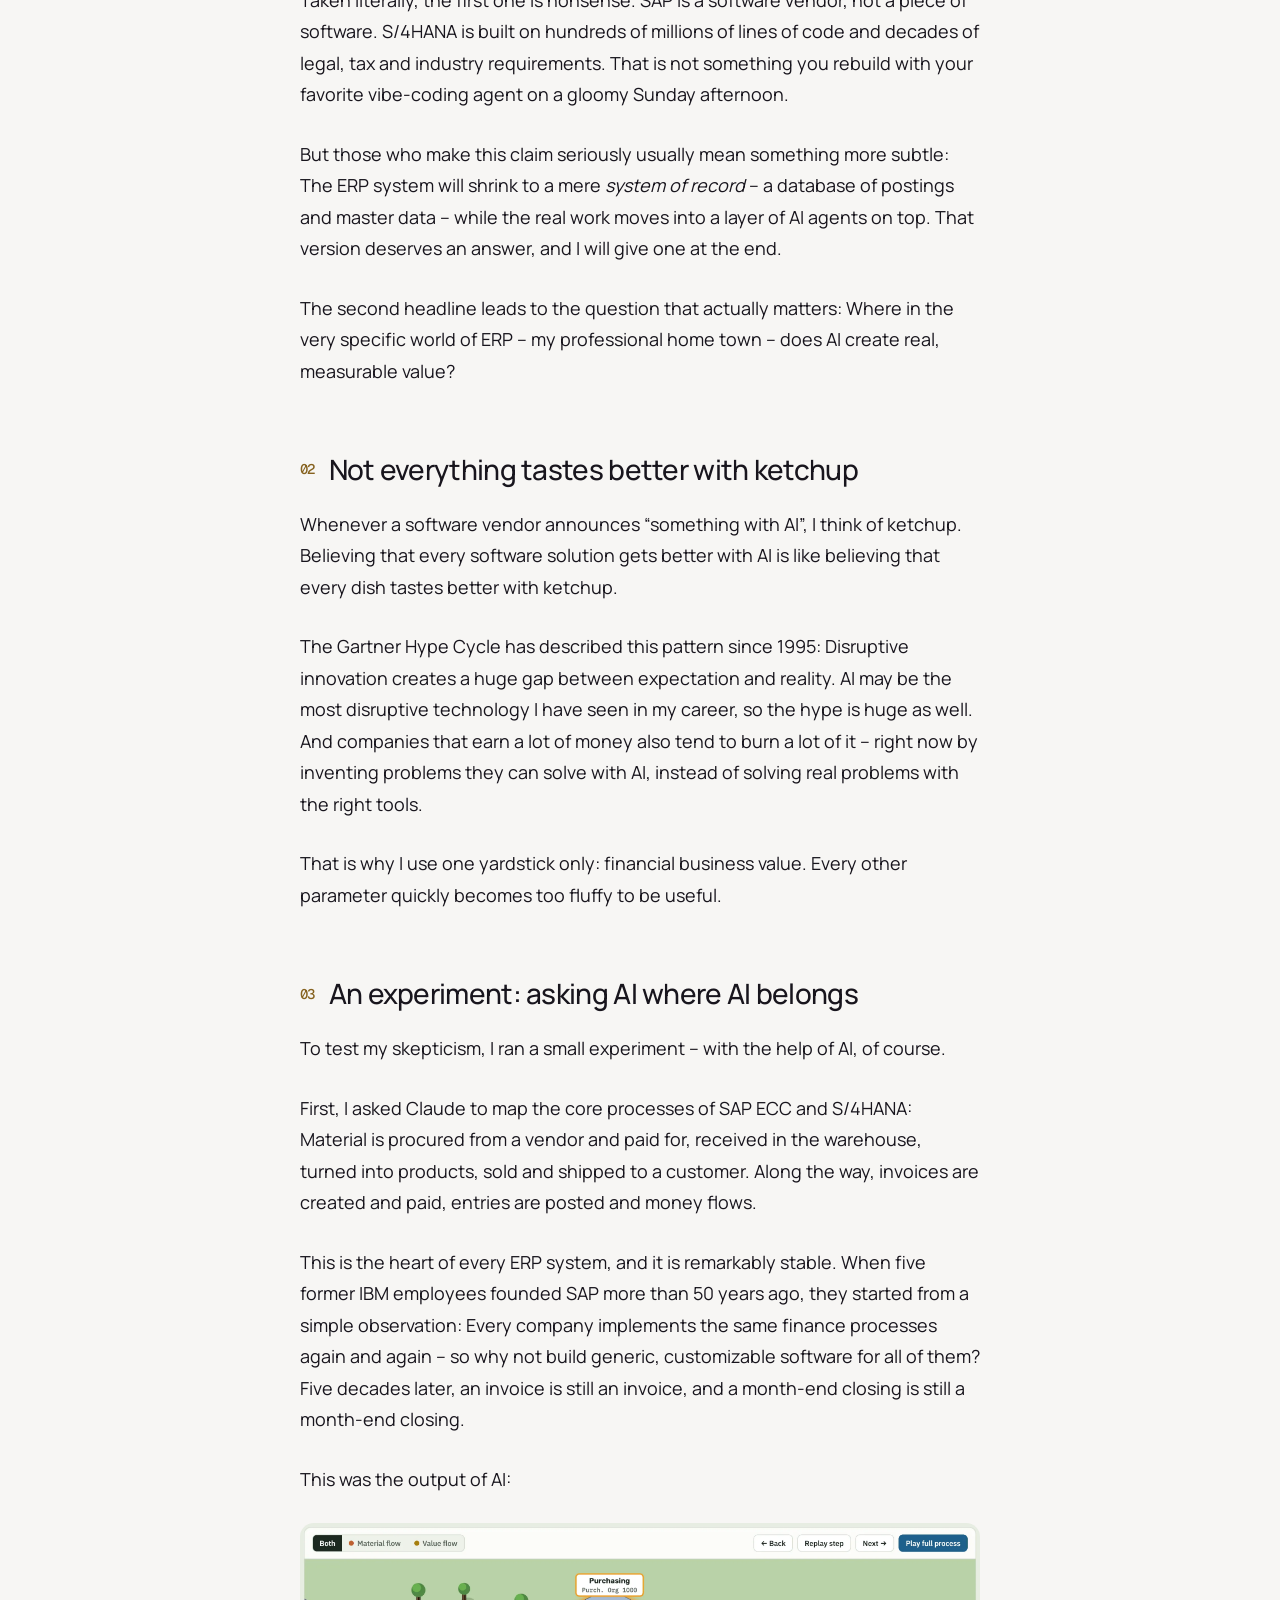
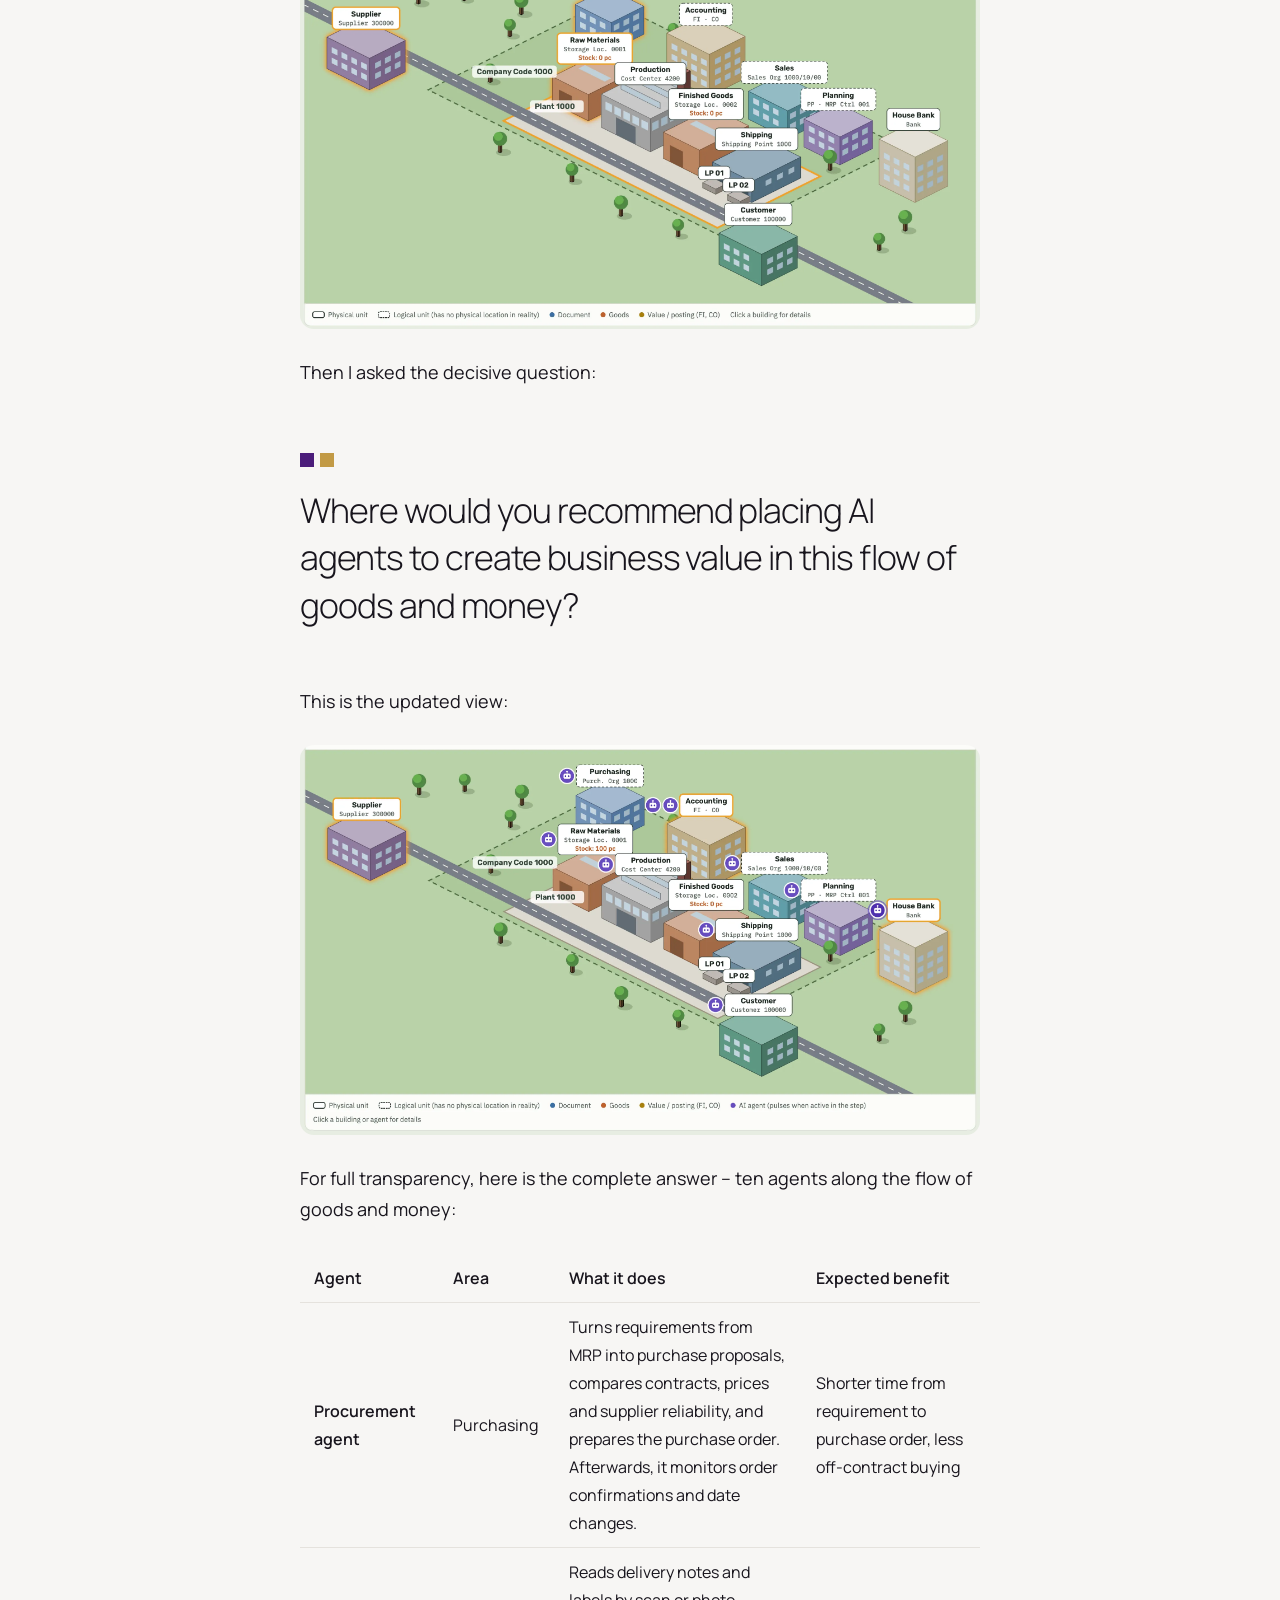
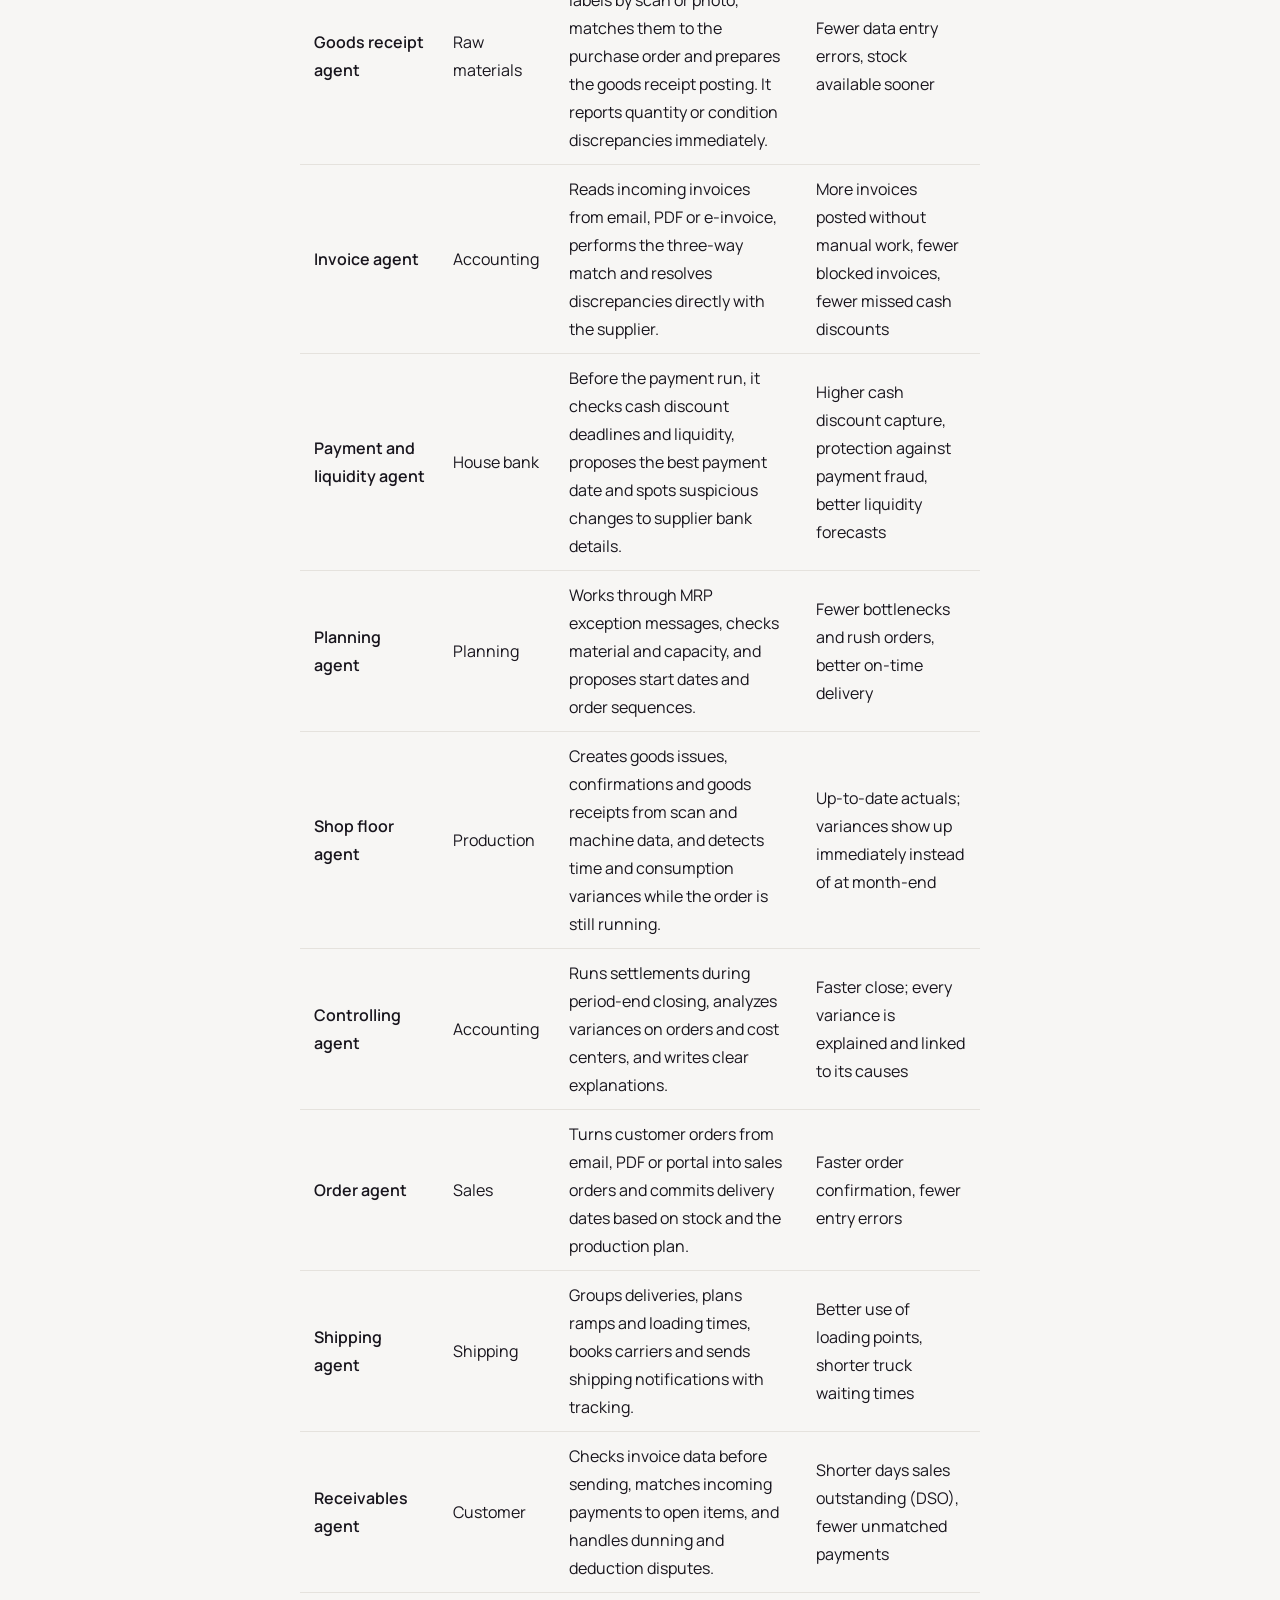
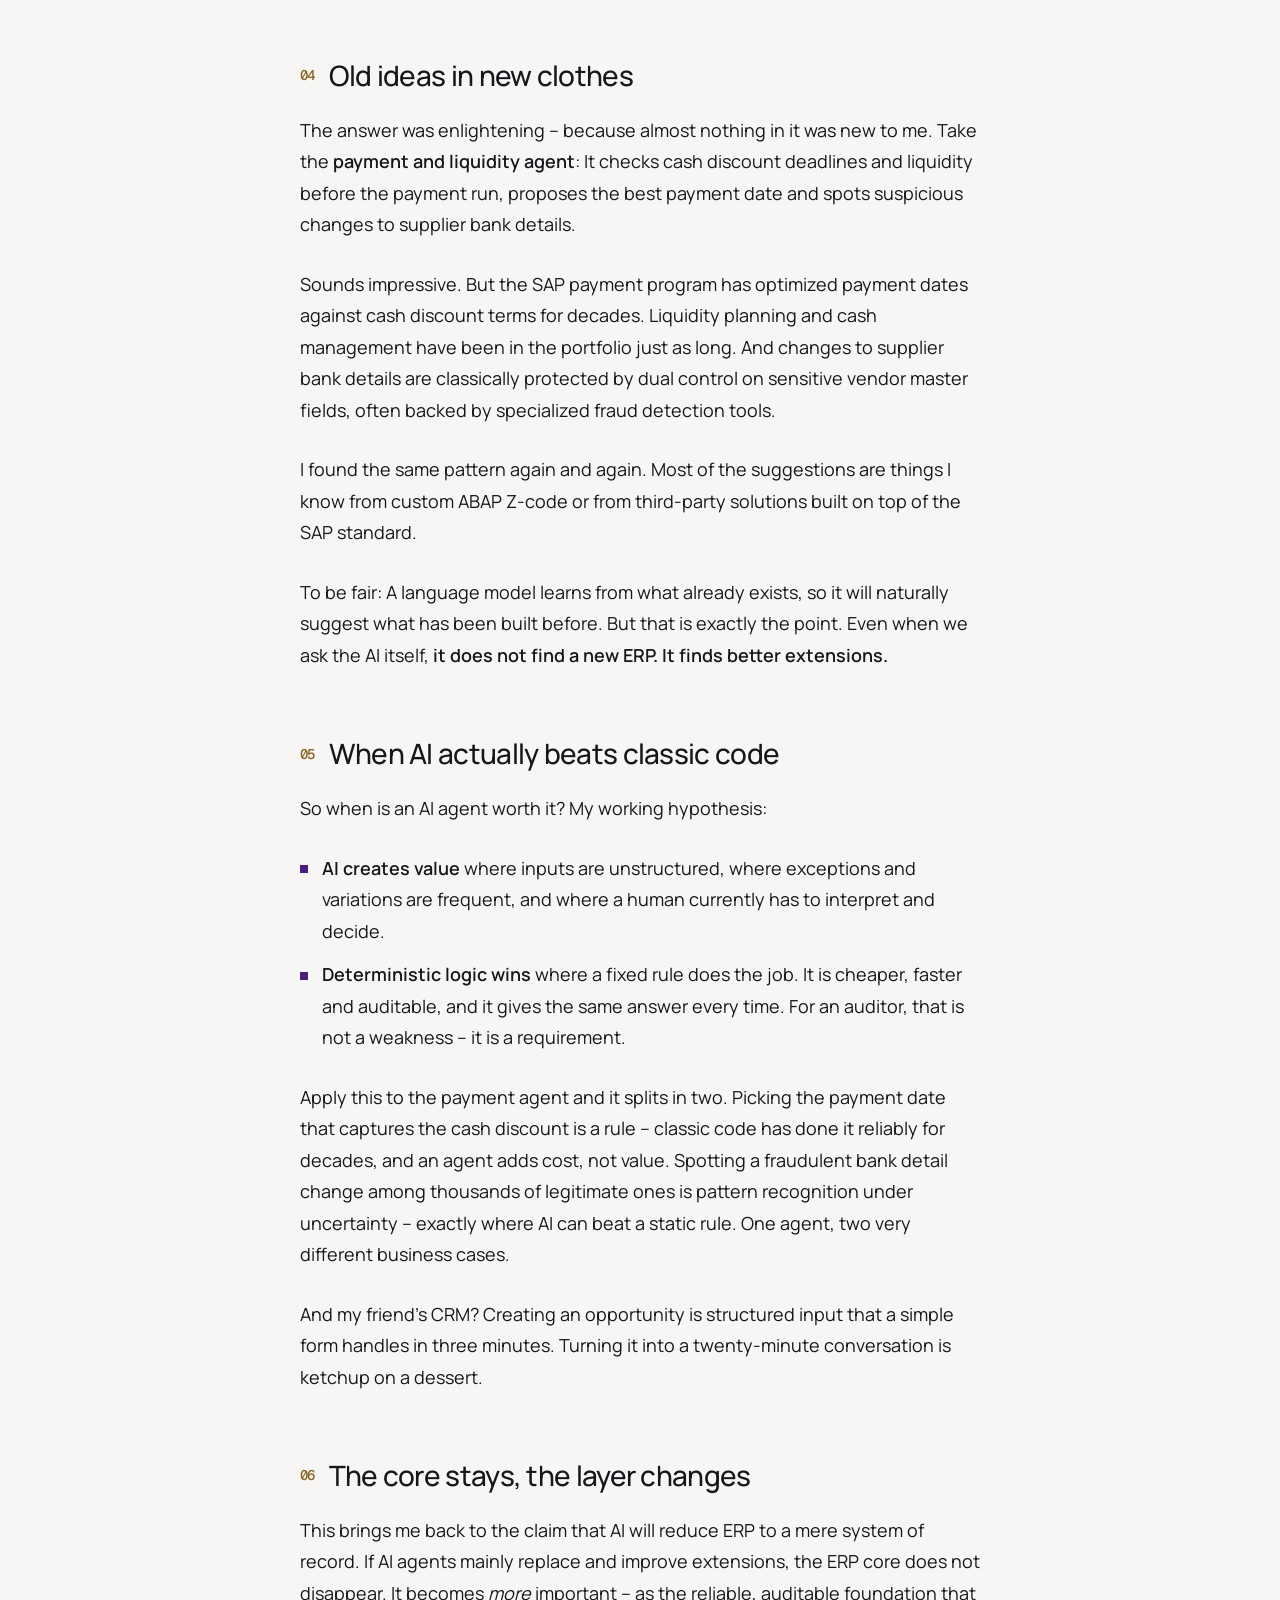
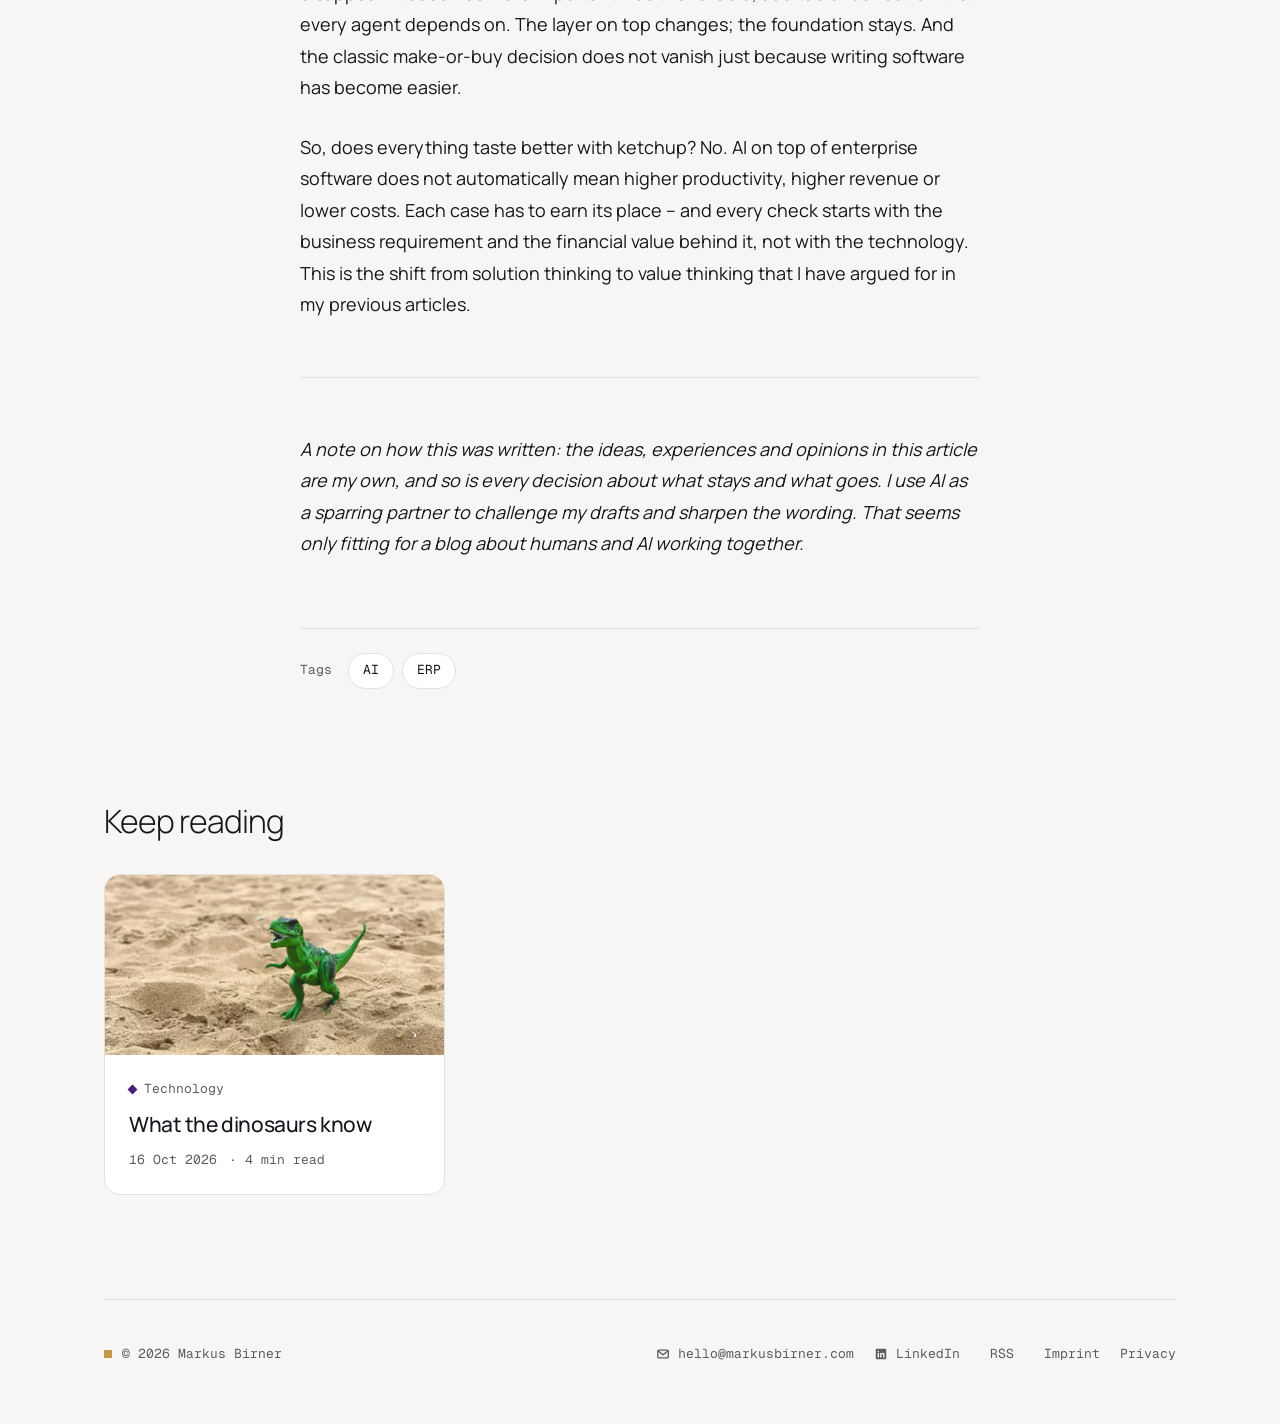
<file: posts/everything-tastes-better-with-ketchup/index.html>
<!DOCTYPE html><html lang="en"><head><meta charset="utf-8"><meta name="viewport" content="width=device-width, initial-scale=1"><title>Everything tastes better with ketchup – markusbirner.com</title><meta name="description" content="AI seems to be the main ingredient of every software dish nowadays. Does that really make sense?"><link rel="canonical" href="https://markusbirner.com/posts/everything-tastes-better-with-ketchup/"><link rel="icon" type="image/svg+xml" href="/favicon.svg"><link rel="alternate" type="application/rss+xml" title="Beyond Legacy · Markus Birner" href="/rss.xml"><meta name="theme-color" content="#4b1d7a"><meta property="og:title" content="Everything tastes better with ketchup – markusbirner.com"><meta property="og:description" content="AI seems to be the main ingredient of every software dish nowadays. Does that really make sense?"><meta property="og:url" content="https://markusbirner.com/posts/everything-tastes-better-with-ketchup/"><meta property="og:type" content="article"><meta property="og:locale" content="en_US"><meta property="article:published_time" content="2026-11-20T00:00:00.000Z"><meta property="og:image" content="https://markusbirner.com/_astro/everything-tastes-better-with-ketchup.kU51aECl_2qqK1z.jpg"><meta name="twitter:card" content="summary_large_image"><style>@font-face{font-family:Manrope-534368a5fa28ba27;src:url("/_astro/fonts/812744f5fa2f9edd.woff2") format("woff2");font-display:swap;unicode-range:U+0000-00FF,U+0131,U+0152-0153,U+02BB-02BC,U+02C6,U+02DA,U+02DC,U+0304,U+0308,U+0329,U+2000-206F,U+20AC,U+2122,U+2191,U+2193,U+2212,U+2215,U+FEFF,U+FFFD;font-weight:300;font-style:normal;}@font-face{font-family:Manrope-534368a5fa28ba27;src:url("/_astro/fonts/a0364beae0465cbc.woff2") format("woff2");font-display:swap;unicode-range:U+0000-00FF,U+0131,U+0152-0153,U+02BB-02BC,U+02C6,U+02DA,U+02DC,U+0304,U+0308,U+0329,U+2000-206F,U+20AC,U+2122,U+2191,U+2193,U+2212,U+2215,U+FEFF,U+FFFD;font-weight:400;font-style:normal;}@font-face{font-family:Manrope-534368a5fa28ba27;src:url("/_astro/fonts/8f187fb7547bdd88.woff2") format("woff2");font-display:swap;unicode-range:U+0000-00FF,U+0131,U+0152-0153,U+02BB-02BC,U+02C6,U+02DA,U+02DC,U+0304,U+0308,U+0329,U+2000-206F,U+20AC,U+2122,U+2191,U+2193,U+2212,U+2215,U+FEFF,U+FFFD;font-weight:500;font-style:normal;}@font-face{font-family:Manrope-534368a5fa28ba27;src:url("/_astro/fonts/7e23a19bd44d5f3f.woff2") format("woff2");font-display:swap;unicode-range:U+0000-00FF,U+0131,U+0152-0153,U+02BB-02BC,U+02C6,U+02DA,U+02DC,U+0304,U+0308,U+0329,U+2000-206F,U+20AC,U+2122,U+2191,U+2193,U+2212,U+2215,U+FEFF,U+FFFD;font-weight:600;font-style:normal;}@font-face{font-family:"Manrope-534368a5fa28ba27 fallback: Arial";src:local("Arial");font-display:swap;font-weight:300;font-style:normal;size-adjust:101.3906%;ascent-override:105.138%;descent-override:29.5885%;line-gap-override:0%;}@font-face{font-family:"Manrope-534368a5fa28ba27 fallback: Arial";src:local("Arial");font-display:swap;font-weight:400;font-style:normal;size-adjust:101.3906%;ascent-override:105.138%;descent-override:29.5885%;line-gap-override:0%;}@font-face{font-family:"Manrope-534368a5fa28ba27 fallback: Arial";src:local("Arial");font-display:swap;font-weight:500;font-style:normal;size-adjust:101.3906%;ascent-override:105.138%;descent-override:29.5885%;line-gap-override:0%;}@font-face{font-family:"Manrope-534368a5fa28ba27 fallback: Arial";src:local("Arial");font-display:swap;font-weight:600;font-style:normal;size-adjust:101.3906%;ascent-override:105.138%;descent-override:29.5885%;line-gap-override:0%;}:root{--font-manrope:Manrope-534368a5fa28ba27,"Manrope-534368a5fa28ba27 fallback: Arial",system-ui,sans-serif;}</style><link rel="preload" href="/_astro/fonts/812744f5fa2f9edd.woff2" as="font" type="font/woff2" crossorigin><link rel="preload" href="/_astro/fonts/a0364beae0465cbc.woff2" as="font" type="font/woff2" crossorigin><link rel="preload" href="/_astro/fonts/8f187fb7547bdd88.woff2" as="font" type="font/woff2" crossorigin><link rel="preload" href="/_astro/fonts/7e23a19bd44d5f3f.woff2" as="font" type="font/woff2" crossorigin><style>@font-face{font-family:"Geist Mono-1eb499216200b70e";src:url("/_astro/fonts/11b9bd8d05cc28fd.woff2") format("woff2");font-display:swap;unicode-range:U+0000-00FF,U+0131,U+0152-0153,U+02BB-02BC,U+02C6,U+02DA,U+02DC,U+0304,U+0308,U+0329,U+2000-206F,U+20AC,U+2122,U+2191,U+2193,U+2212,U+2215,U+FEFF,U+FFFD;font-weight:400;font-style:normal;}@font-face{font-family:"Geist Mono-1eb499216200b70e";src:url("/_astro/fonts/1fe2f2f324b7284f.woff2") format("woff2");font-display:swap;unicode-range:U+0000-00FF,U+0131,U+0152-0153,U+02BB-02BC,U+02C6,U+02DA,U+02DC,U+0304,U+0308,U+0329,U+2000-206F,U+20AC,U+2122,U+2191,U+2193,U+2212,U+2215,U+FEFF,U+FFFD;font-weight:500;font-style:normal;}@font-face{font-family:"Geist Mono-1eb499216200b70e fallback: Courier New";src:local("Courier New");font-display:swap;font-weight:400;font-style:normal;size-adjust:99.9837%;ascent-override:100.5164%;descent-override:29.5048%;}@font-face{font-family:"Geist Mono-1eb499216200b70e fallback: Courier New";src:local("Courier New");font-display:swap;font-weight:500;font-style:normal;size-adjust:99.9837%;ascent-override:100.5164%;descent-override:29.5048%;}:root{--font-geist-mono:"Geist Mono-1eb499216200b70e","Geist Mono-1eb499216200b70e fallback: Courier New",ui-monospace,monospace;}</style><!-- Apply the saved colour mode before the first paint (prevents flicker) --><script>
			try {
				const t = localStorage.getItem('theme');
				if (t === 'light' || t === 'dark') document.documentElement.dataset.theme = t;
			} catch (e) {}
		</script><link rel="stylesheet" href="/_astro/BaseLayout.CbfFGgYT.css"><style>.cover[data-astro-cid-2z4hosiv]{background:var(--code-bg);position:relative;overflow:hidden}.cover[data-astro-cid-2z4hosiv]>div[data-astro-cid-2z4hosiv],.cover[data-astro-cid-2z4hosiv]>span[data-astro-cid-2z4hosiv]{position:absolute}.cover--photo[data-astro-cid-2z4hosiv] picture{display:contents}.cover--photo[data-astro-cid-2z4hosiv] img{object-fit:cover;width:100%;height:100%;position:absolute;inset:0}.cover--large[data-astro-cid-2z4hosiv]{min-height:clamp(260px,38vw,440px)}.l-dots[data-astro-cid-2z4hosiv]{width:46%;top:0;bottom:0;right:0}.l-ring[data-astro-cid-2z4hosiv]{border:1px solid var(--accent);border-radius:50%;width:240px;height:240px;top:calc(50% - 120px);left:12%}.l-square[data-astro-cid-2z4hosiv]{background:var(--accent);width:88px;height:88px;top:calc(50% - 4px);left:calc(12% + 170px)}.l-soft[data-astro-cid-2z4hosiv]{background:var(--accent-soft);width:124px;height:124px;top:18%;right:12%}.l-gold[data-astro-cid-2z4hosiv]{background:var(--gold);width:28px;height:28px;top:calc(18% + 108px);right:calc(12% + 108px)}.l-label[data-astro-cid-2z4hosiv]{font-family:var(--font-mono);color:var(--muted);font-size:12px;bottom:18px;left:24px}.cover--card[data-astro-cid-2z4hosiv]{height:180px}.c-dots[data-astro-cid-2z4hosiv]{background-size:16px 16px;width:40%;top:0;bottom:0;right:0}.w-ring[data-astro-cid-2z4hosiv]{border:1px solid var(--accent);border-radius:50%;width:112px;height:112px;top:34px;left:28px}.w-square[data-astro-cid-2z4hosiv]{background:var(--accent);width:52px;height:52px;top:92px;left:104px}.w-gold[data-astro-cid-2z4hosiv]{background:var(--gold);width:18px;height:18px;top:40px;left:164px}.t-a[data-astro-cid-2z4hosiv]{background:var(--accent);width:72px;height:72px;top:36px;left:28px}.t-b[data-astro-cid-2z4hosiv]{background:var(--accent-soft);width:72px;height:72px;top:36px;left:112px}.t-gold[data-astro-cid-2z4hosiv]{background:var(--gold);width:32px;height:32px;top:120px;left:112px}.cover--technology[data-astro-cid-2z4hosiv]{background:var(--fg)}.terminal[data-astro-cid-2z4hosiv]{font-family:var(--font-mono);color:var(--bg);flex-direction:column;justify-content:center;gap:8px;padding:0 28px;font-size:14px;display:flex;inset:0}.terminal[data-astro-cid-2z4hosiv] b[data-astro-cid-2z4hosiv]{color:var(--gold);font-weight:400}.terminal[data-astro-cid-2z4hosiv] .dim[data-astro-cid-2z4hosiv]{opacity:.6}.terminal[data-astro-cid-2z4hosiv] .prompt[data-astro-cid-2z4hosiv]{align-items:center;gap:6px;display:flex}.terminal[data-astro-cid-2z4hosiv] i[data-astro-cid-2z4hosiv]{background:var(--accent-soft);width:8px;height:16px;display:block}.cover--innovation[data-astro-cid-2z4hosiv]{background:var(--accent-soft)}.diamonds[data-astro-cid-2z4hosiv]{align-items:center;gap:28px;padding-left:44px;display:flex;inset:0}.dia[data-astro-cid-2z4hosiv]{border:1.5px solid var(--accent);flex:none;width:60px;height:60px;transform:rotate(45deg)}.dia--fill[data-astro-cid-2z4hosiv]{background:var(--accent)}.dia--gold[data-astro-cid-2z4hosiv]{border-color:var(--gold);background:var(--gold);width:28px;height:28px}@media (width<=600px){.l-ring[data-astro-cid-2z4hosiv]{width:160px;height:160px;top:calc(50% - 80px);left:8%}.l-square[data-astro-cid-2z4hosiv]{width:60px;height:60px;left:calc(8% + 112px)}.l-soft[data-astro-cid-2z4hosiv]{width:76px;height:76px;right:8%}.l-gold[data-astro-cid-2z4hosiv]{width:20px;height:20px;top:calc(18% + 64px);right:calc(8% + 64px)}}
.article[data-astro-cid-vt34qafq]{padding-bottom:96px}.article-head[data-astro-cid-vt34qafq]{max-width:760px;margin:0 auto;padding:72px 0 48px}.back[data-astro-cid-vt34qafq]{color:var(--muted);margin-bottom:32px}.article-head[data-astro-cid-vt34qafq] .meta[data-astro-cid-vt34qafq]{margin-bottom:20px}.cat-pill[data-astro-cid-vt34qafq]{background:var(--accent-soft);color:var(--fg);border-radius:999px;align-items:center;gap:8px;padding:4px 12px;display:inline-flex}.article-title[data-astro-cid-vt34qafq]{margin-bottom:24px;font-size:clamp(36px,7vw,56px)}.article-lede[data-astro-cid-vt34qafq]{color:var(--muted);margin:0;font-size:21px;font-weight:300;line-height:1.55}.article-figure[data-astro-cid-vt34qafq]{margin:0}.article-cover{border-radius:var(--radius-band)}.cover-credit[data-astro-cid-vt34qafq]{color:var(--muted);text-align:right;margin-top:10px;font-size:12px}.cover-credit[data-astro-cid-vt34qafq] a[data-astro-cid-vt34qafq]{color:inherit;text-underline-offset:3px;padding:6px 0;text-decoration:underline;display:inline-block}.article-layout[data-astro-cid-vt34qafq]{padding-top:64px}.toc[data-astro-cid-vt34qafq]{border:1px solid var(--line);background:var(--surface);border-radius:14px;max-width:680px;margin:0 auto 48px;padding:20px 24px;font-size:14px}.toc__title[data-astro-cid-vt34qafq]{color:var(--muted);margin:0 0 12px;font-size:12px}.toc[data-astro-cid-vt34qafq] ol[data-astro-cid-vt34qafq]{border-left:1px solid var(--line);margin:0;padding:0;list-style:none}.toc[data-astro-cid-vt34qafq] li[data-astro-cid-vt34qafq]{margin-left:-1px}.toc[data-astro-cid-vt34qafq] a[data-astro-cid-vt34qafq]{color:var(--muted);border-left:2px solid #0000;gap:10px;padding:6px 0 6px 14px;line-height:1.45;display:flex}.toc[data-astro-cid-vt34qafq] a[data-astro-cid-vt34qafq]:hover{color:var(--fg);text-decoration:none}.toc[data-astro-cid-vt34qafq] a[data-astro-cid-vt34qafq][aria-current]{border-left-color:var(--gold);color:var(--fg);font-weight:500}.toc__num[data-astro-cid-vt34qafq]{color:var(--gold-text);flex:none;padding-top:1px;font-size:12px}@media (width>=1100px){.article-layout--toc[data-astro-cid-vt34qafq]{grid-template-columns:minmax(0,1fr) minmax(0,680px) minmax(0,1fr);column-gap:40px;display:grid}.article-layout--toc[data-astro-cid-vt34qafq] .toc[data-astro-cid-vt34qafq]{background:0 0;border:0;grid-column:1;align-self:start;margin:0;padding:0;position:sticky;top:32px}.article-layout--toc[data-astro-cid-vt34qafq] .article-body[data-astro-cid-vt34qafq]{grid-area:1/2;margin:0}}.article-tags[data-astro-cid-vt34qafq]{border-top:1px solid var(--line);max-width:680px;color:var(--muted);flex-wrap:wrap;align-items:center;gap:8px;margin:40px auto 0;padding-top:24px;font-size:13px;display:flex}.article-tags[data-astro-cid-vt34qafq]>.mono[data-astro-cid-vt34qafq]:first-child{margin-right:8px}.tag[data-astro-cid-vt34qafq]{min-height:36px;color:var(--fg);padding:0 14px;font-size:13px}.tag[data-astro-cid-vt34qafq]:hover{border-color:var(--line)}.next[data-astro-cid-vt34qafq]{padding:16px 0 104px}
</style></head><body><a class="skip-link" href="#content">Skip to content</a><div class="container"><header class="site-header"><a class="logo" href="/">markusbirner.com</a><nav class="nav" aria-label="Main navigation"><a href="/" aria-current="page">Posts</a><a href="/topics/">Topics</a><a href="/about/">About</a><button class="icon-btn" type="button" data-theme-toggle aria-pressed="false" aria-label="Dark mode" title="Light / dark mode"><svg aria-hidden="true" width="18" height="18" viewBox="0 0 24 24" fill="none" stroke="currentColor" stroke-width="1.5"><circle cx="12" cy="12" r="8"></circle><path d="M12 4a8 8 0 0 1 0 16z" fill="currentColor"></path></svg></button></nav></header><script type="module">var e=document.documentElement,t=document.querySelector(`[data-theme-toggle]`),n=window.matchMedia(`(prefers-color-scheme: dark)`),r=()=>e.dataset.theme??(n.matches?`dark`:`light`),i=()=>t?.setAttribute(`aria-pressed`,String(r()===`dark`));i(),n.addEventListener(`change`,i),t?.addEventListener(`click`,()=>{let t=r()===`dark`?`light`:`dark`;e.dataset.theme=t,i();try{localStorage.setItem(`theme`,t)}catch{}});</script><main id="content"><article class="article" data-astro-cid-vt34qafq><header class="article-head" data-astro-cid-vt34qafq><a class="chip back" href="/" data-astro-cid-vt34qafq><svg aria-hidden="true" width="16" height="16" viewBox="0 0 16 16" fill="none" stroke="currentColor" stroke-width="1.5" data-astro-cid-vt34qafq><path d="M13 8H3M7 4L3 8l4 4" data-astro-cid-vt34qafq></path></svg>All posts</a><div class="meta" data-astro-cid-vt34qafq><a class="cat-pill" href="/topics/?topic=technology" data-astro-cid-vt34qafq><span class="glyph glyph--technology" aria-hidden="true"></span>Technology</a><time datetime="2026-11-20" data-astro-cid-vt34qafq>20 November 2026</time><span aria-hidden="true" data-astro-cid-vt34qafq>·</span><span data-astro-cid-vt34qafq>8 min read</span></div><h1 class="display article-title" data-astro-cid-vt34qafq>Everything tastes <span class="hl">better</span> with ketchup</h1><p class="article-lede" data-astro-cid-vt34qafq>AI seems to be the main ingredient of every software dish nowadays. Does that really make sense?</p></header><figure class="article-figure" data-astro-cid-vt34qafq><div class="cover cover--large cover--photo article-cover" data-astro-cid-2z4hosiv><picture data-astro-cid-2z4hosiv="true"><source srcset="/_astro/everything-tastes-better-with-ketchup.kU51aECl_1exiQE.avif 800w, /_astro/everything-tastes-better-with-ketchup.kU51aECl_Z21vYeV.avif 1200w, /_astro/everything-tastes-better-with-ketchup.kU51aECl_ofgFS.avif 1600w, /_astro/everything-tastes-better-with-ketchup.kU51aECl_ZwSrtQ.avif 2000w" type="image/avif" sizes="(max-width: 1120px) calc(100vw - 48px), 1072px"><source srcset="/_astro/everything-tastes-better-with-ketchup.kU51aECl_Z9iCYP.webp 800w, /_astro/everything-tastes-better-with-ketchup.kU51aECl_BQTre.webp 1200w, /_astro/everything-tastes-better-with-ketchup.kU51aECl_Z22xXqS.webp 1600w, /_astro/everything-tastes-better-with-ketchup.kU51aECl_26urcj.webp 2000w" type="image/webp" sizes="(max-width: 1120px) calc(100vw - 48px), 1072px"><img src="/_astro/everything-tastes-better-with-ketchup.kU51aECl_1SiPu.jpg" srcset="/_astro/everything-tastes-better-with-ketchup.kU51aECl_ZTL1mu.jpg 800w, /_astro/everything-tastes-better-with-ketchup.kU51aECl_2qqK1z.jpg 1200w, /_astro/everything-tastes-better-with-ketchup.kU51aECl_ZdY7Qx.jpg 1600w, /_astro/everything-tastes-better-with-ketchup.kU51aECl_Z1a7Q2h.jpg 2000w" alt="A paper plate with a ketchup smilie" sizes="(max-width: 1120px) calc(100vw - 48px), 1072px" loading="eager" fetchpriority="high" data-astro-cid-2z4hosiv="true" decoding="async" width="2048" height="3072"></picture></div><figcaption class="mono cover-credit" data-astro-cid-vt34qafq>Photo: <a href="https://unsplash.com/de/fotos/ein-pappteller-mit-einem-aufgemalten-smiley-7DyrcgEft4M" rel="noopener" data-astro-cid-vt34qafq>Christopher Stites on Unsplash</a></figcaption></figure><div class="article-layout article-layout--toc" data-astro-cid-vt34qafq><nav class="toc" aria-labelledby="toc-title" data-toc data-astro-cid-vt34qafq><p id="toc-title" class="mono toc__title" data-astro-cid-vt34qafq>On this page</p><ol data-astro-cid-vt34qafq><li data-astro-cid-vt34qafq><a href="#two-headlines-one-question" data-astro-cid-vt34qafq><span class="mono toc__num" aria-hidden="true" data-astro-cid-vt34qafq>01</span><span data-astro-cid-vt34qafq>Two headlines, one question</span></a></li><li data-astro-cid-vt34qafq><a href="#not-everything-tastes-better-with-ketchup" data-astro-cid-vt34qafq><span class="mono toc__num" aria-hidden="true" data-astro-cid-vt34qafq>02</span><span data-astro-cid-vt34qafq>Not everything tastes better with ketchup</span></a></li><li data-astro-cid-vt34qafq><a href="#an-experiment-asking-ai-where-ai-belongs" data-astro-cid-vt34qafq><span class="mono toc__num" aria-hidden="true" data-astro-cid-vt34qafq>03</span><span data-astro-cid-vt34qafq>An experiment: asking AI where AI belongs</span></a></li><li data-astro-cid-vt34qafq><a href="#old-ideas-in-new-clothes" data-astro-cid-vt34qafq><span class="mono toc__num" aria-hidden="true" data-astro-cid-vt34qafq>04</span><span data-astro-cid-vt34qafq>Old ideas in new clothes</span></a></li><li data-astro-cid-vt34qafq><a href="#when-ai-actually-beats-classic-code" data-astro-cid-vt34qafq><span class="mono toc__num" aria-hidden="true" data-astro-cid-vt34qafq>05</span><span data-astro-cid-vt34qafq>When AI actually beats classic code</span></a></li><li data-astro-cid-vt34qafq><a href="#the-core-stays-the-layer-changes" data-astro-cid-vt34qafq><span class="mono toc__num" aria-hidden="true" data-astro-cid-vt34qafq>06</span><span data-astro-cid-vt34qafq>The core stays, the layer changes</span></a></li></ol></nav><div class="prose article-body" data-astro-cid-vt34qafq><p>A few months ago, a friend told me that his company had introduced a fancy new CRM system with a lot of AI capabilities. Creating a sales opportunity now means having a conversation with an AI agent, similar to SAP Joule. It takes 20 minutes. In the old CRM system, it took three.</p>
<p>Twenty minutes instead of three. Keep that number in mind – we will come back to it.</p>
<h2 id="two-headlines-one-question">Two headlines, one question</h2>
<p>These days, two kinds of articles fill my LinkedIn feed:</p>
<ol>
<li><em>AI will replace SAP.</em></li>
<li><em>SAP is turning to AI to survive.</em></li>
</ol>
<p>Taken literally, the first one is nonsense. SAP is a software vendor, not a piece of software. S/4HANA is built on hundreds of millions of lines of code and decades of legal, tax and industry requirements. That is not something you rebuild with your favorite vibe-coding agent on a gloomy Sunday afternoon.</p>
<p>But those who make this claim seriously usually mean something more subtle: The ERP system will shrink to a mere <em>system of record</em> – a database of postings and master data – while the real work moves into a layer of AI agents on top. That version deserves an answer, and I will give one at the end.</p>
<p>The second headline leads to the question that actually matters: Where in the very specific world of ERP – my professional home town – does AI create real, measurable value?</p>
<h2 id="not-everything-tastes-better-with-ketchup">Not everything tastes better with ketchup</h2>
<p>Whenever a software vendor announces “something with AI”, I think of ketchup. Believing that every software solution gets better with AI is like believing that every dish tastes better with ketchup.</p>
<p>The Gartner Hype Cycle has described this pattern since 1995: Disruptive innovation creates a huge gap between expectation and reality. AI may be the most disruptive technology I have seen in my career, so the hype is huge as well. And companies that earn a lot of money also tend to burn a lot of it – right now by inventing problems they can solve with AI, instead of solving real problems with the right tools.</p>
<p>That is why I use one yardstick only: financial business value. Every other parameter quickly becomes too fluffy to be useful.</p>
<h2 id="an-experiment-asking-ai-where-ai-belongs">An experiment: asking AI where AI belongs</h2>
<p>To test my skepticism, I ran a small experiment – with the help of AI, of course.</p>
<p>First, I asked Claude to map the core processes of SAP ECC and S/4HANA: Material is procured from a vendor and paid for, received in the warehouse, turned into products, sold and shipped to a customer. Along the way, invoices are created and paid, entries are posted and money flows.</p>
<p>This is the heart of every ERP system, and it is remarkably stable. When five former IBM employees founded SAP more than 50 years ago, they started from a simple observation: Every company implements the same finance processes again and again – so why not build generic, customizable software for all of them? Five decades later, an invoice is still an invoice, and a month-end closing is still a month-end closing.</p>
<p>This was the output of AI:</p>
<p><img alt="A simple visualization of the finance and value flow within an ERP system." loading="lazy" decoding="async" width="2428" height="1450" src="/_astro/sap-process.BueGxyhG_Z1LRW3a.webp"></p>
<p>Then I asked the decisive question:</p>
<blockquote>
<p>Where would you recommend placing AI agents to create business value in this flow of goods and money?</p>
</blockquote>
<p>This is the updated view:</p>
<p><img alt="A simple visualization of the finance and value flow within an ERP system." loading="lazy" decoding="async" width="2431" height="1394" src="/_astro/sap-process-with-ai-agents.Fj2-hD7O_6Rfqr.webp"></p>
<p>For full transparency, here is the complete answer – ten agents along the flow of goods and money:</p>







































































<table><thead><tr><th>Agent</th><th>Area</th><th>What it does</th><th>Expected benefit</th></tr></thead><tbody><tr><td><strong>Procurement agent</strong></td><td>Purchasing</td><td>Turns requirements from MRP into purchase proposals, compares contracts, prices and supplier reliability, and prepares the purchase order. Afterwards, it monitors order confirmations and date changes.</td><td>Shorter time from requirement to purchase order, less off-contract buying</td></tr><tr><td><strong>Goods receipt agent</strong></td><td>Raw materials</td><td>Reads delivery notes and labels by scan or photo, matches them to the purchase order and prepares the goods receipt posting. It reports quantity or condition discrepancies immediately.</td><td>Fewer data entry errors, stock available sooner</td></tr><tr><td><strong>Invoice agent</strong></td><td>Accounting</td><td>Reads incoming invoices from email, PDF or e-invoice, performs the three-way match and resolves discrepancies directly with the supplier.</td><td>More invoices posted without manual work, fewer blocked invoices, fewer missed cash discounts</td></tr><tr><td><strong>Payment and liquidity agent</strong></td><td>House bank</td><td>Before the payment run, it checks cash discount deadlines and liquidity, proposes the best payment date and spots suspicious changes to supplier bank details.</td><td>Higher cash discount capture, protection against payment fraud, better liquidity forecasts</td></tr><tr><td><strong>Planning agent</strong></td><td>Planning</td><td>Works through MRP exception messages, checks material and capacity, and proposes start dates and order sequences.</td><td>Fewer bottlenecks and rush orders, better on-time delivery</td></tr><tr><td><strong>Shop floor agent</strong></td><td>Production</td><td>Creates goods issues, confirmations and goods receipts from scan and machine data, and detects time and consumption variances while the order is still running.</td><td>Up-to-date actuals; variances show up immediately instead of at month-end</td></tr><tr><td><strong>Controlling agent</strong></td><td>Accounting</td><td>Runs settlements during period-end closing, analyzes variances on orders and cost centers, and writes clear explanations.</td><td>Faster close; every variance is explained and linked to its causes</td></tr><tr><td><strong>Order agent</strong></td><td>Sales</td><td>Turns customer orders from email, PDF or portal into sales orders and commits delivery dates based on stock and the production plan.</td><td>Faster order confirmation, fewer entry errors</td></tr><tr><td><strong>Shipping agent</strong></td><td>Shipping</td><td>Groups deliveries, plans ramps and loading times, books carriers and sends shipping notifications with tracking.</td><td>Better use of loading points, shorter truck waiting times</td></tr><tr><td><strong>Receivables agent</strong></td><td>Customer</td><td>Checks invoice data before sending, matches incoming payments to open items, and handles dunning and deduction disputes.</td><td>Shorter days sales outstanding (DSO), fewer unmatched payments</td></tr></tbody></table>
<h2 id="old-ideas-in-new-clothes">Old ideas in new clothes</h2>
<p>The answer was enlightening – because almost nothing in it was new to me. Take the <strong>payment and liquidity agent</strong>: It checks cash discount deadlines and liquidity before the payment run, proposes the best payment date and spots suspicious changes to supplier bank details.</p>
<p>Sounds impressive. But the SAP payment program has optimized payment dates against cash discount terms for decades. Liquidity planning and cash management have been in the portfolio just as long. And changes to supplier bank details are classically protected by dual control on sensitive vendor master fields, often backed by specialized fraud detection tools.</p>
<p>I found the same pattern again and again. Most of the suggestions are things I know from custom ABAP Z-code or from third-party solutions built on top of the SAP standard.</p>
<p>To be fair: A language model learns from what already exists, so it will naturally suggest what has been built before. But that is exactly the point. Even when we ask the AI itself, <strong>it does not find a new ERP. It finds better extensions.</strong></p>
<h2 id="when-ai-actually-beats-classic-code">When AI actually beats classic code</h2>
<p>So when is an AI agent worth it? My working hypothesis:</p>
<ul>
<li><strong>AI creates value</strong> where inputs are unstructured, where exceptions and variations are frequent, and where a human currently has to interpret and decide.</li>
<li><strong>Deterministic logic wins</strong> where a fixed rule does the job. It is cheaper, faster and auditable, and it gives the same answer every time. For an auditor, that is not a weakness – it is a requirement.</li>
</ul>
<p>Apply this to the payment agent and it splits in two. Picking the payment date that captures the cash discount is a rule – classic code has done it reliably for decades, and an agent adds cost, not value. Spotting a fraudulent bank detail change among thousands of legitimate ones is pattern recognition under uncertainty – exactly where AI can beat a static rule. One agent, two very different business cases.</p>
<p>And my friend’s CRM? Creating an opportunity is structured input that a simple form handles in three minutes. Turning it into a twenty-minute conversation is ketchup on a dessert.</p>
<h2 id="the-core-stays-the-layer-changes">The core stays, the layer changes</h2>
<p>This brings me back to the claim that AI will reduce ERP to a mere system of record. If AI agents mainly replace and improve extensions, the ERP core does not disappear. It becomes <em>more</em> important – as the reliable, auditable foundation that every agent depends on. The layer on top changes; the foundation stays. And the classic make-or-buy decision does not vanish just because writing software has become easier.</p>
<p>So, does everything taste better with ketchup? No. AI on top of enterprise software does not automatically mean higher productivity, higher revenue or lower costs. Each case has to earn its place – and every check starts with the business requirement and the financial value behind it, not with the technology. This is the shift from solution thinking to value thinking that I have argued for in my previous articles.</p>
<hr>
<p><em>A note on how this was written: the ideas, experiences and opinions in this article are my own, and so is every decision about what stays and what goes. I use AI as a sparring partner to challenge my drafts and sharpen the wording. That seems only fitting for a blog about humans and AI working together.</em></p></div></div><footer class="article-tags" data-astro-cid-vt34qafq><span class="mono" data-astro-cid-vt34qafq>Tags</span><span class="chip mono tag" data-astro-cid-vt34qafq>AI</span><span class="chip mono tag" data-astro-cid-vt34qafq>ERP</span></footer></article><section class="next" aria-labelledby="keep-reading" data-astro-cid-vt34qafq><div class="section-head" data-astro-cid-vt34qafq><h2 id="keep-reading" class="section-title" data-astro-cid-vt34qafq>Keep reading</h2></div><div class="card-grid" data-astro-cid-vt34qafq><a class="card" href="/posts/what-the-dinosaurs-know/"><div class="cover cover--card cover--photo" data-astro-cid-2z4hosiv><picture data-astro-cid-2z4hosiv="true"><source srcset="/_astro/what-the-dinosaurs-know.Cf_rWWef_1mKb69.avif 400w, /_astro/what-the-dinosaurs-know.Cf_rWWef_Seemz.avif 640w, /_astro/what-the-dinosaurs-know.Cf_rWWef_Z2rBwPm.avif 800w" type="image/avif" sizes="(max-width: 700px) calc(100vw - 48px), 360px"><source srcset="/_astro/what-the-dinosaurs-know.Cf_rWWef_ZfanMn.webp 400w, /_astro/what-the-dinosaurs-know.Cf_rWWef_ZIGkvW.webp 640w, /_astro/what-the-dinosaurs-know.Cf_rWWef_10E253.webp 800w" type="image/webp" sizes="(max-width: 700px) calc(100vw - 48px), 360px"><img src="/_astro/what-the-dinosaurs-know.Cf_rWWef_Z1w7v7G.jpg" srcset="/_astro/what-the-dinosaurs-know.Cf_rWWef_Z1GT819.jpg 400w, /_astro/what-the-dinosaurs-know.Cf_rWWef_Z2bq4JI.jpg 640w, /_astro/what-the-dinosaurs-know.Cf_rWWef_Zr4H8I.jpg 800w" alt sizes="(max-width: 700px) calc(100vw - 48px), 360px" loading="lazy" fetchpriority="auto" data-astro-cid-2z4hosiv="true" decoding="async" width="4032" height="2688"></picture></div><div class="card-body"><span class="category-label"><span class="glyph glyph--technology" aria-hidden="true"></span>Technology</span><h3 class="card-title">What the dinosaurs know</h3><span class="meta"><time datetime="2026-10-16">16 Oct 2026</time> · 4 min read</span></div></a></div></section></main><footer class="site-footer" data-astro-cid-jo6i4kqk><span class="site-footer__copy" data-astro-cid-jo6i4kqk>© 2026 Markus Birner</span><nav aria-label="Contact and legal" data-astro-cid-jo6i4kqk><a href="mailto:hello@markusbirner.com" data-astro-cid-jo6i4kqk><svg aria-hidden="true" width="14" height="14" viewBox="0 0 16 16" fill="none" stroke="currentColor" stroke-width="1.5" data-astro-cid-jo6i4kqk><rect x="2" y="3.5" width="12" height="9" rx="1" data-astro-cid-jo6i4kqk></rect><path d="M2.5 4.5 8 9l5.5-4.5" data-astro-cid-jo6i4kqk></path></svg>hello@markusbirner.com</a><a href="https://www.linkedin.com/in/markusbirner" rel="me noopener" data-astro-cid-jo6i4kqk><svg aria-hidden="true" width="14" height="14" viewBox="0 0 16 16" fill="currentColor" data-astro-cid-jo6i4kqk><path d="M2 2.75C2 2.34 2.34 2 2.75 2h10.5c.41 0 .75.34.75.75v10.5c0 .41-.34.75-.75.75H2.75A.75.75 0 0 1 2 13.25V2.75Zm2.1 4.05v5.1h1.6V6.8H4.1Zm.8-2.55a.93.93 0 1 0 0 1.86.93.93 0 0 0 0-1.86ZM7 6.8v5.1h1.6V9.37c0-.67.13-1.32.96-1.32.82 0 .83.77.83 1.36v2.49H12V9.1c0-1.38-.3-2.43-1.9-2.43-.77 0-1.29.42-1.5.82h-.02V6.8H7Z" data-astro-cid-jo6i4kqk></path></svg>LinkedIn</a><a href="/rss.xml" data-astro-cid-jo6i4kqk>RSS</a><a href="/imprint/" data-astro-cid-jo6i4kqk>Imprint</a><a href="/privacy/" data-astro-cid-jo6i4kqk>Privacy</a></nav></footer></div></body></html><script type="module">var e=document.querySelector(`[data-toc]`);if(e){let t=[...e.querySelectorAll(`a`)],n=t.map(e=>document.getElementById(decodeURIComponent(e.hash.slice(1)))),r=!1,i=()=>{r=!1;let e=-1;n.forEach((t,n)=>{t&&t.getBoundingClientRect().top<=120&&(e=n)}),t.forEach((t,n)=>{n===e?t.setAttribute(`aria-current`,`true`):t.removeAttribute(`aria-current`)})};window.addEventListener(`scroll`,()=>{r||(r=!0,requestAnimationFrame(i))},{passive:!0}),i()}</script>
</file>
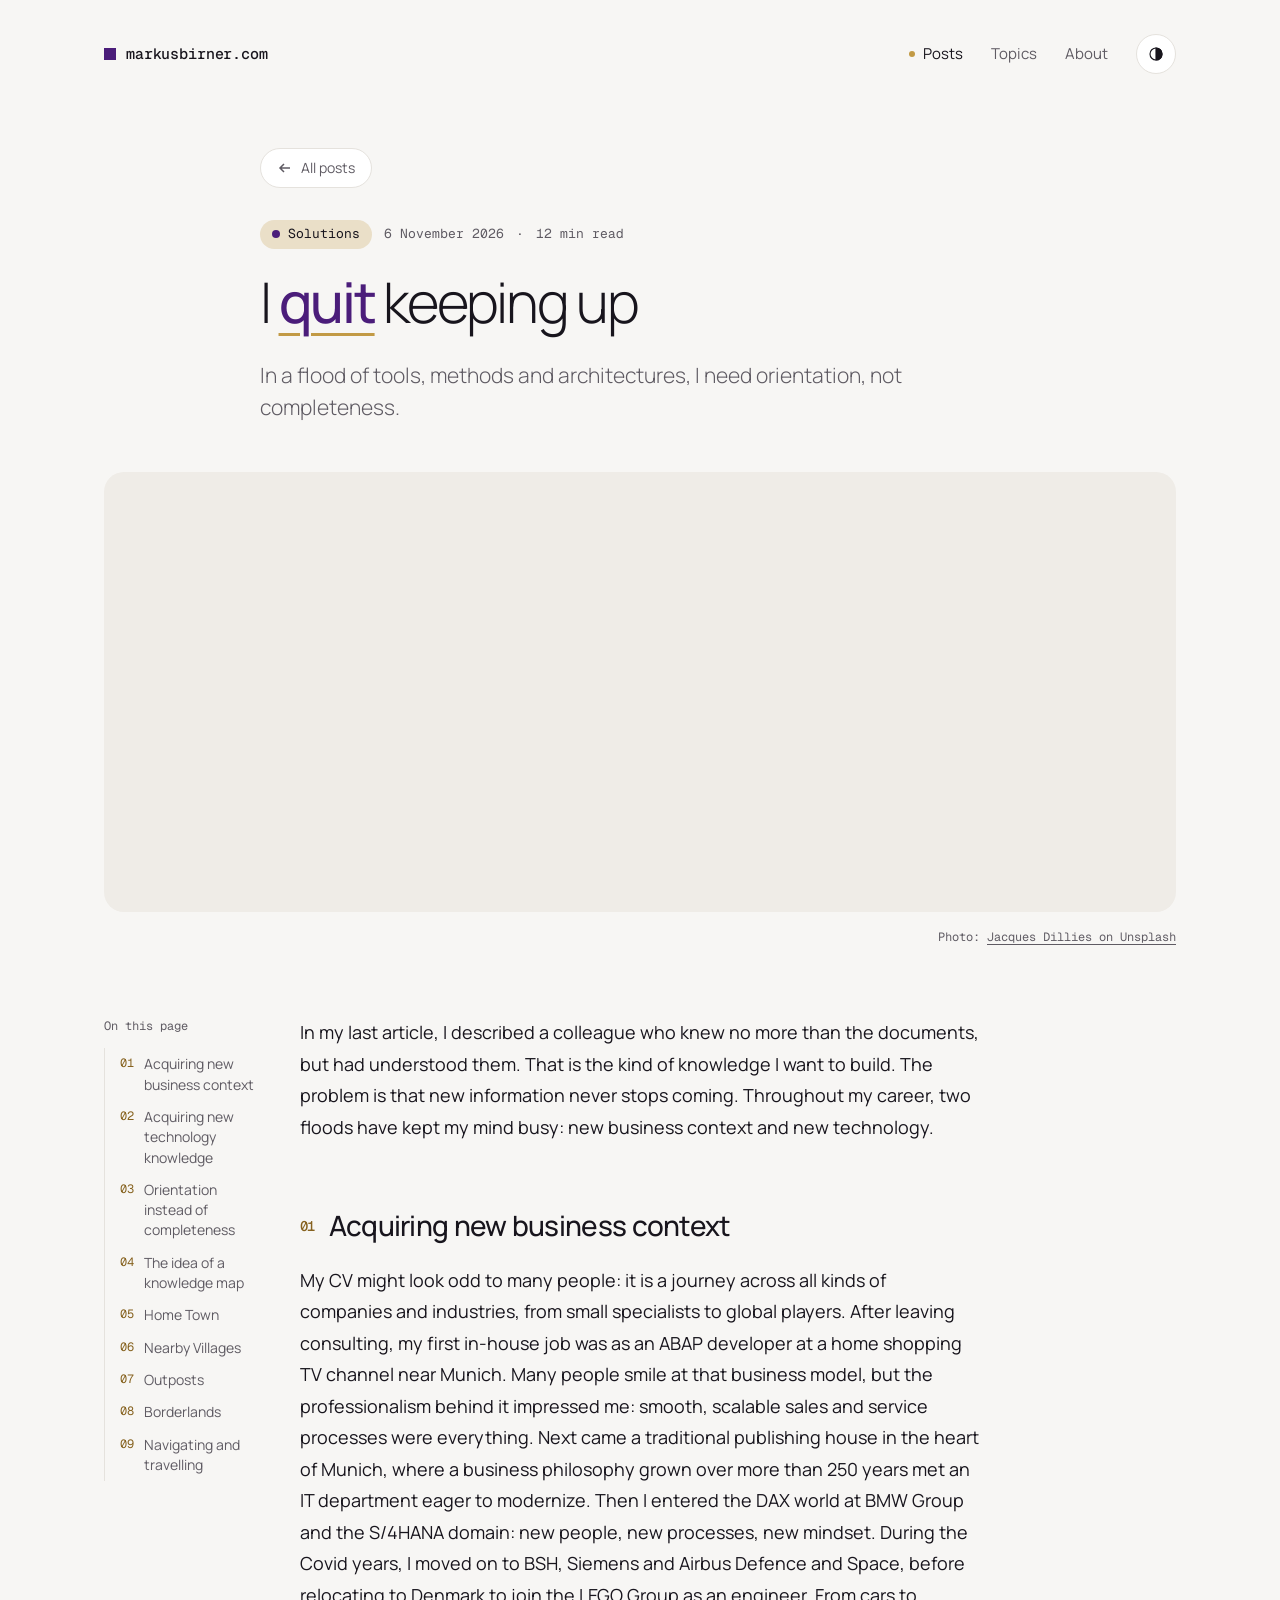
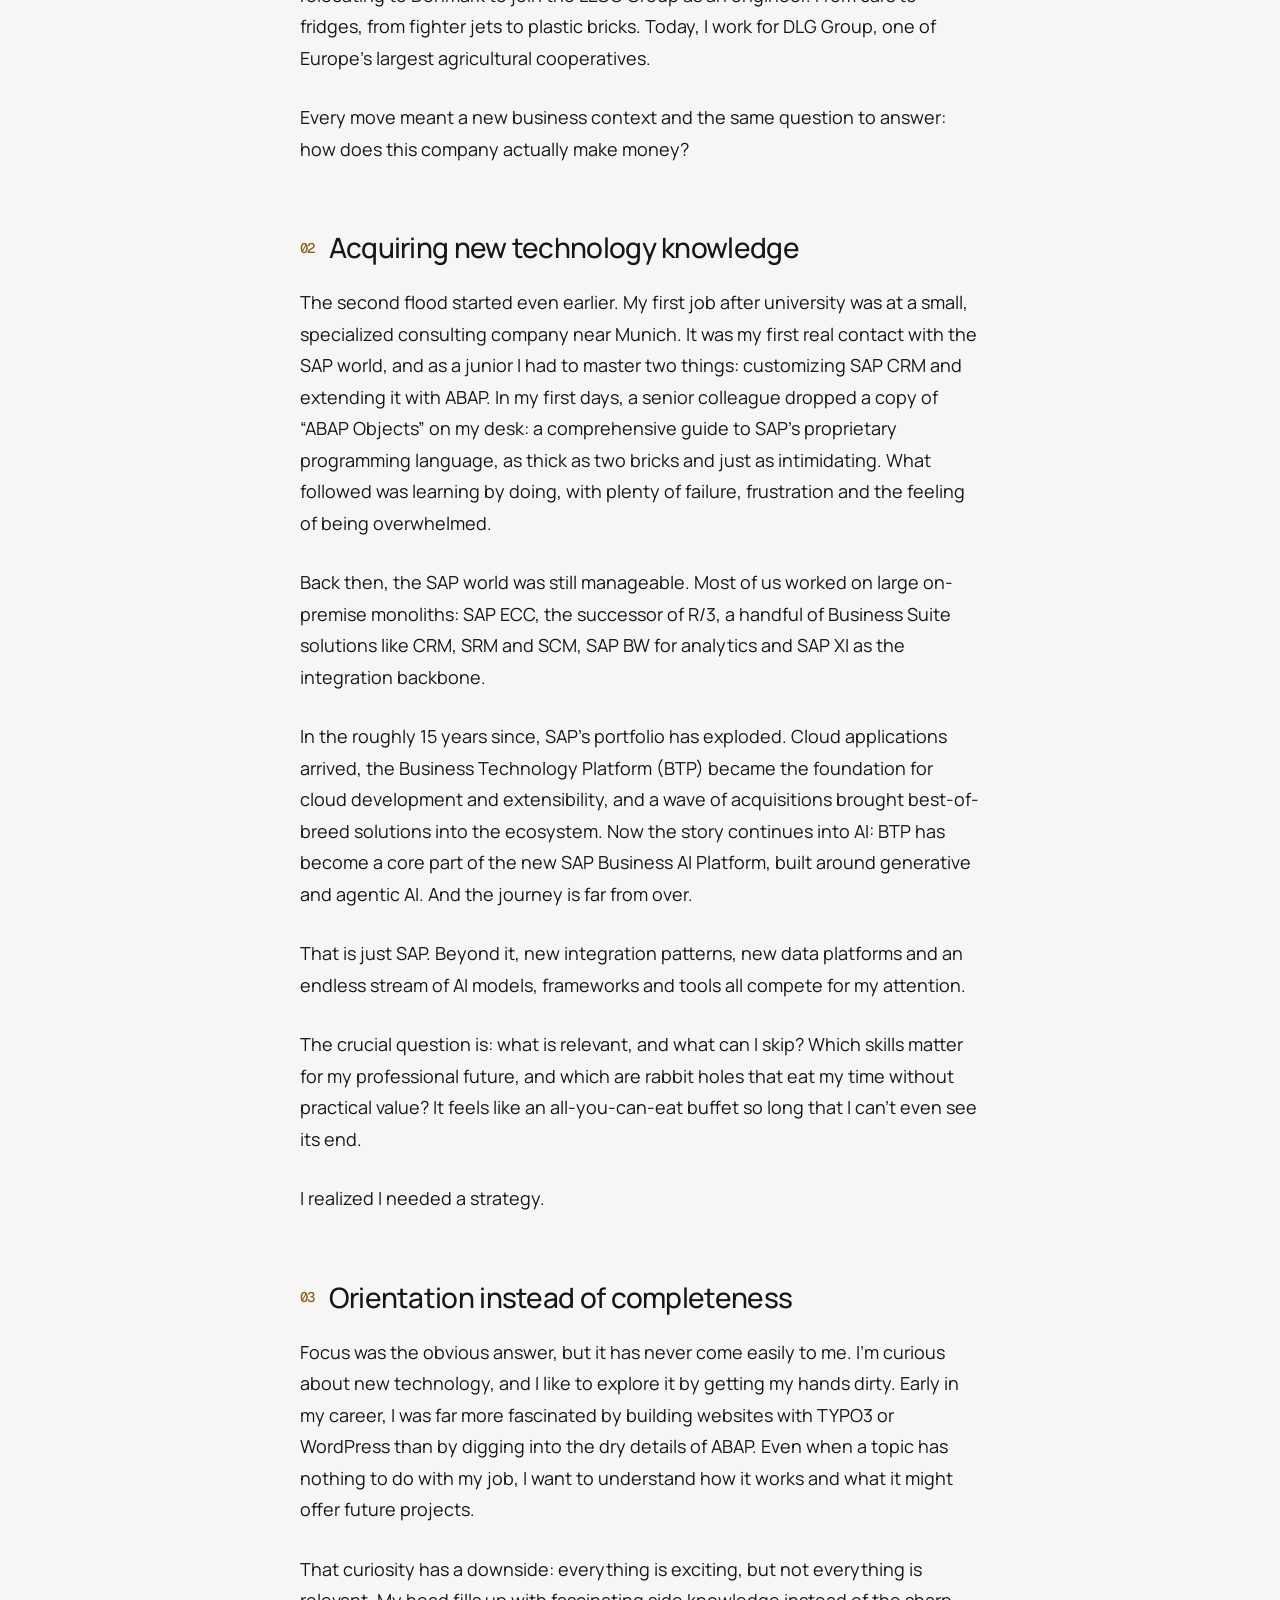
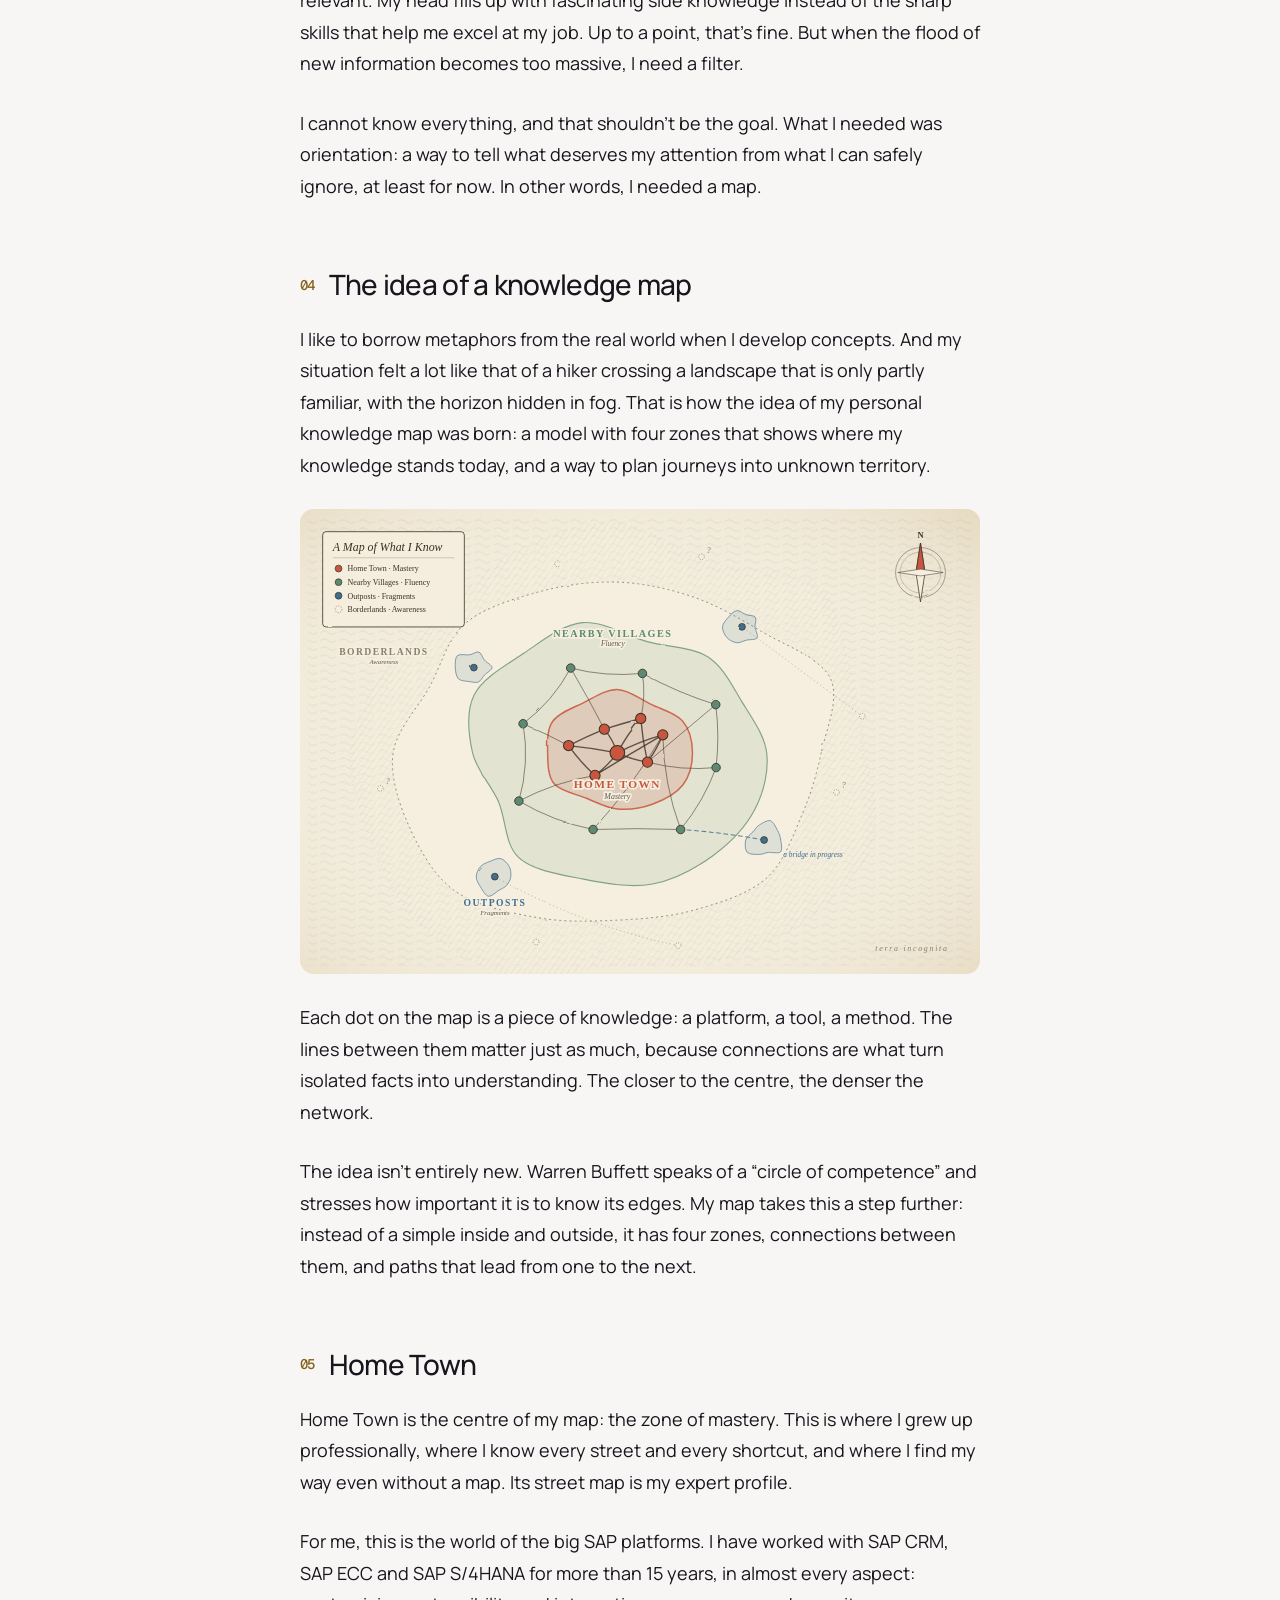
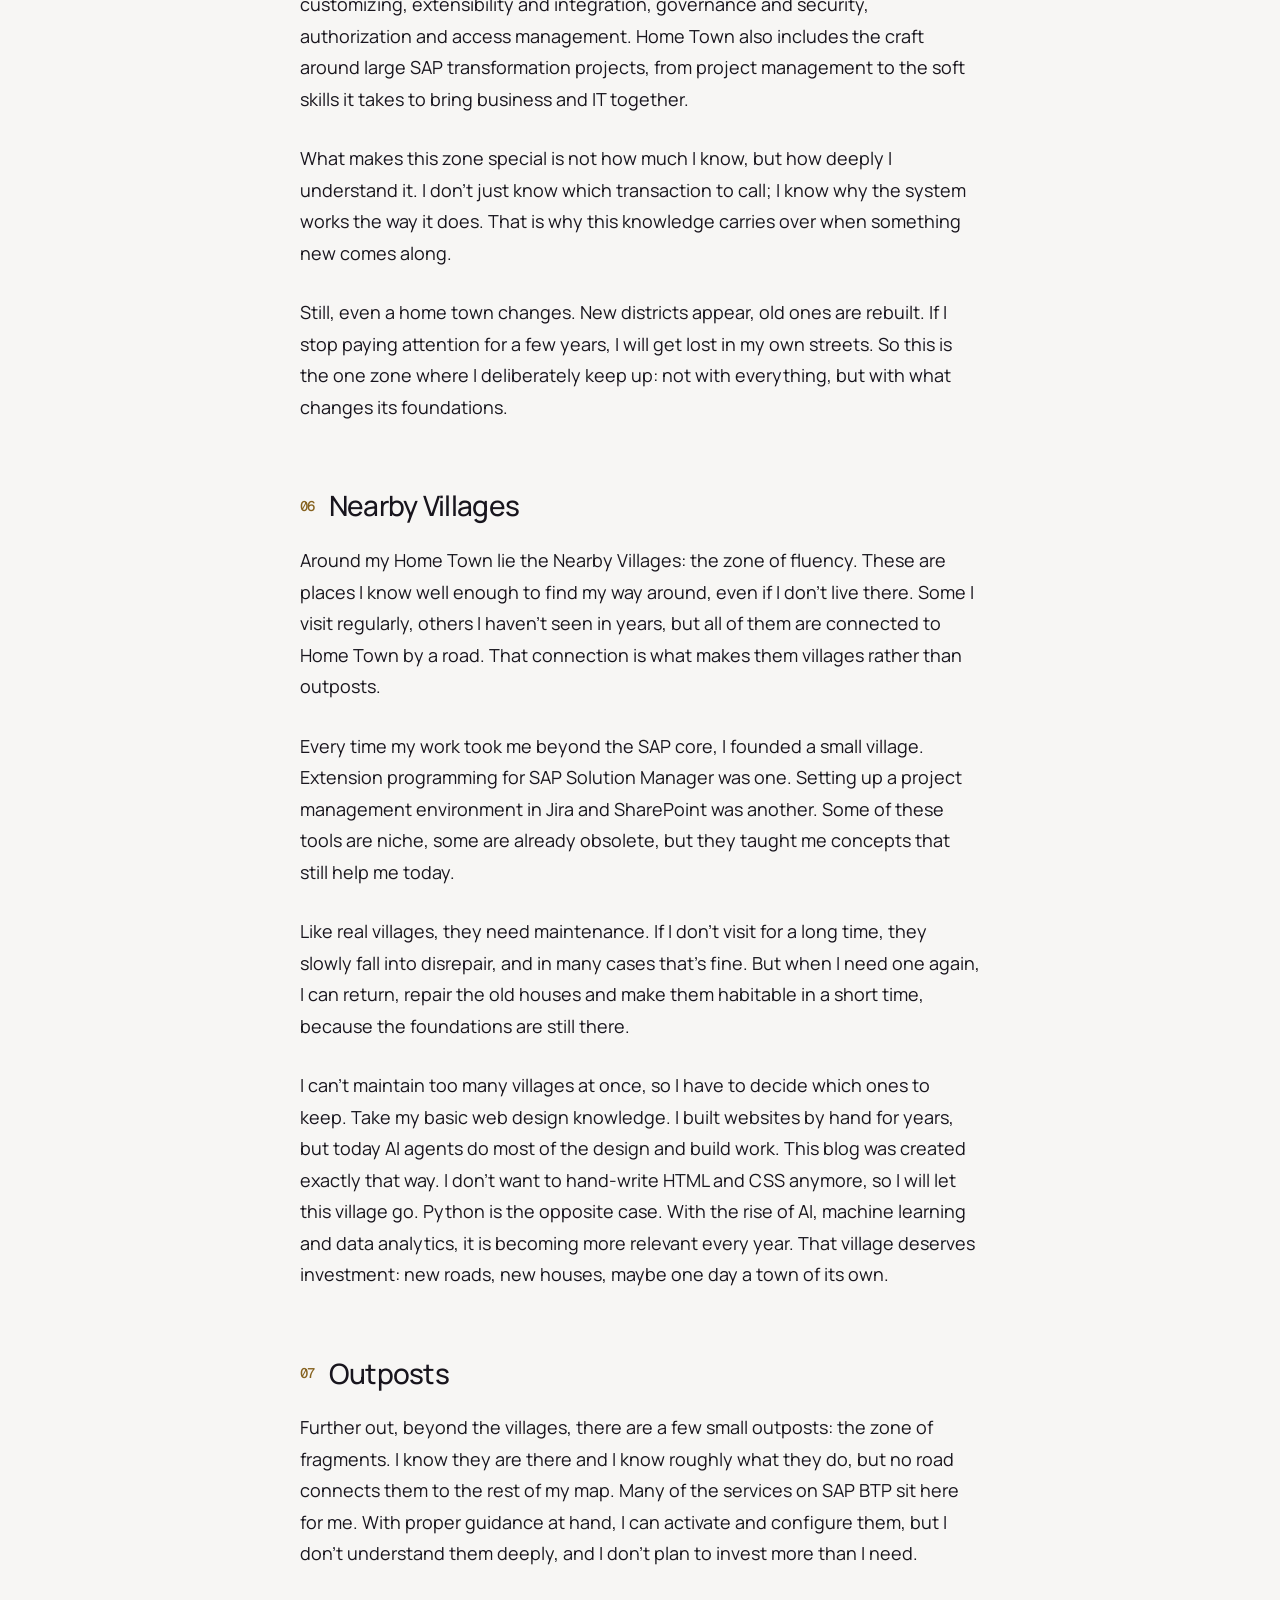
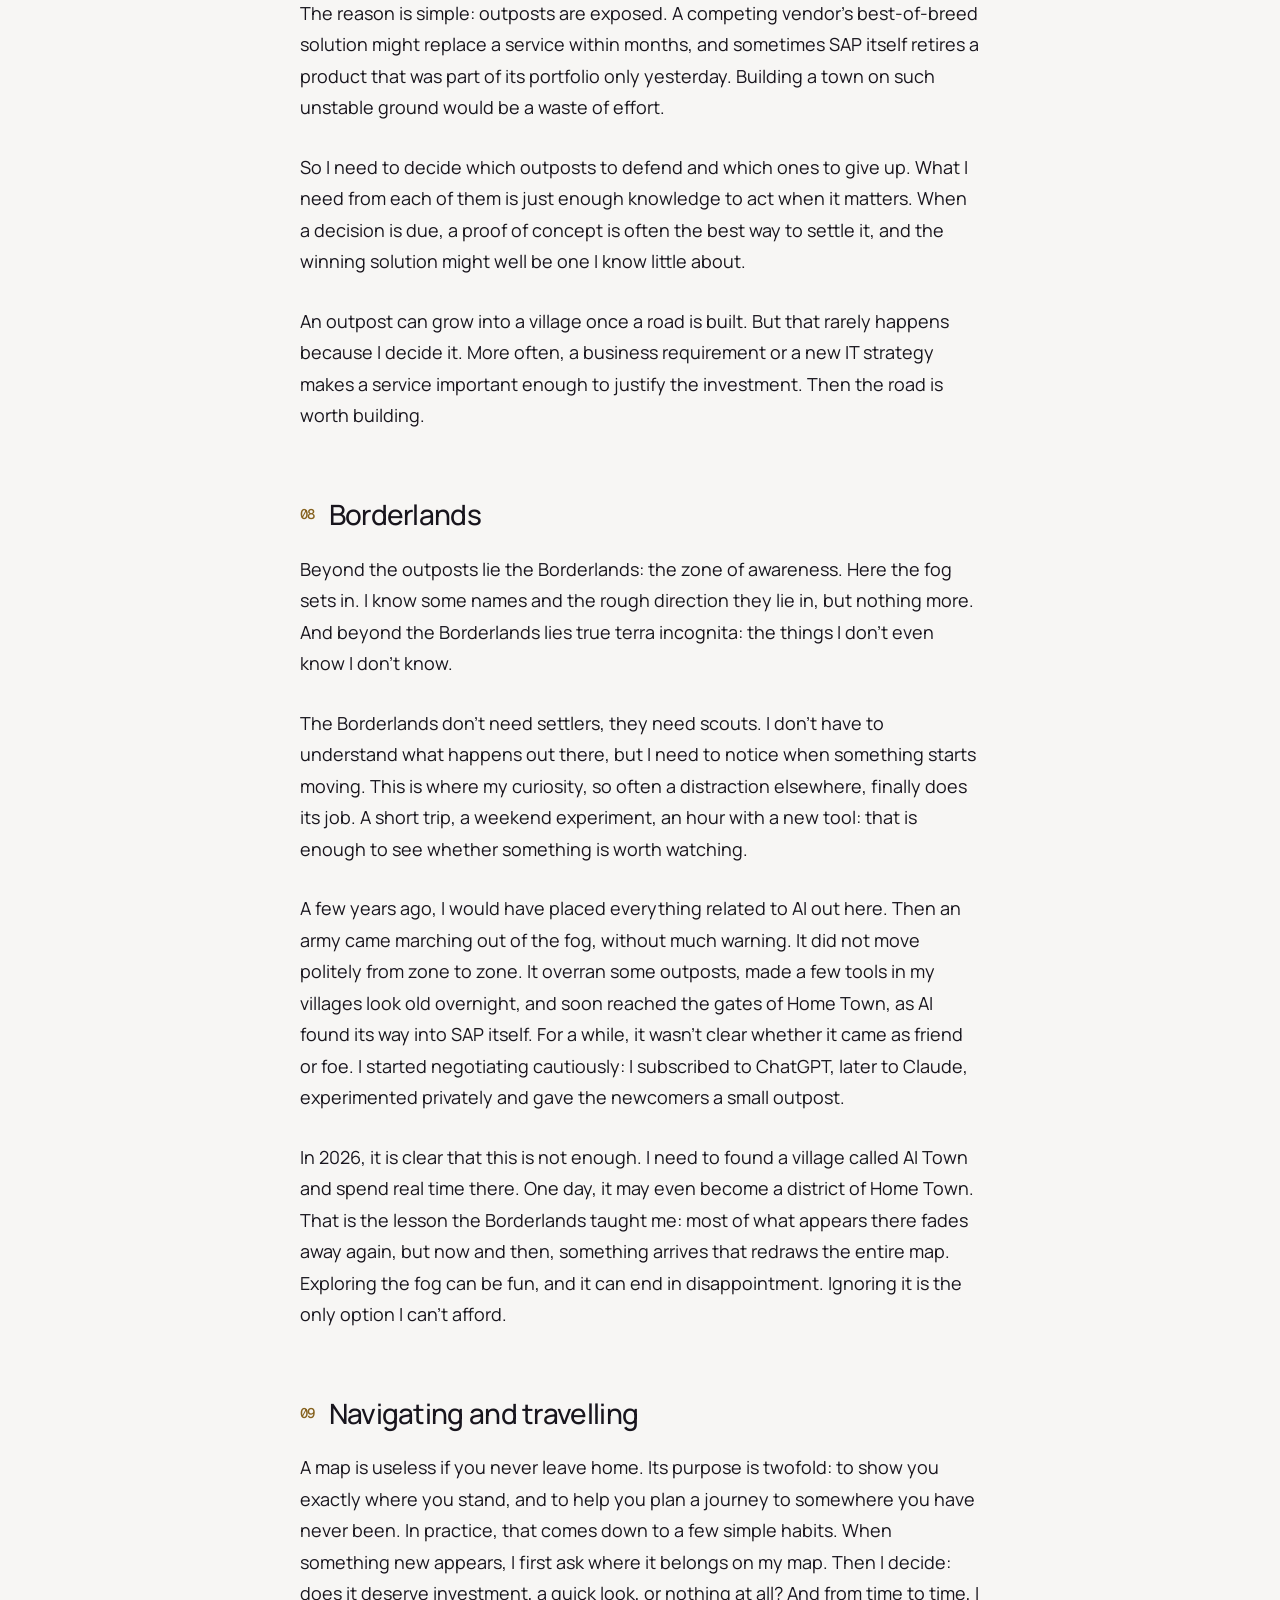
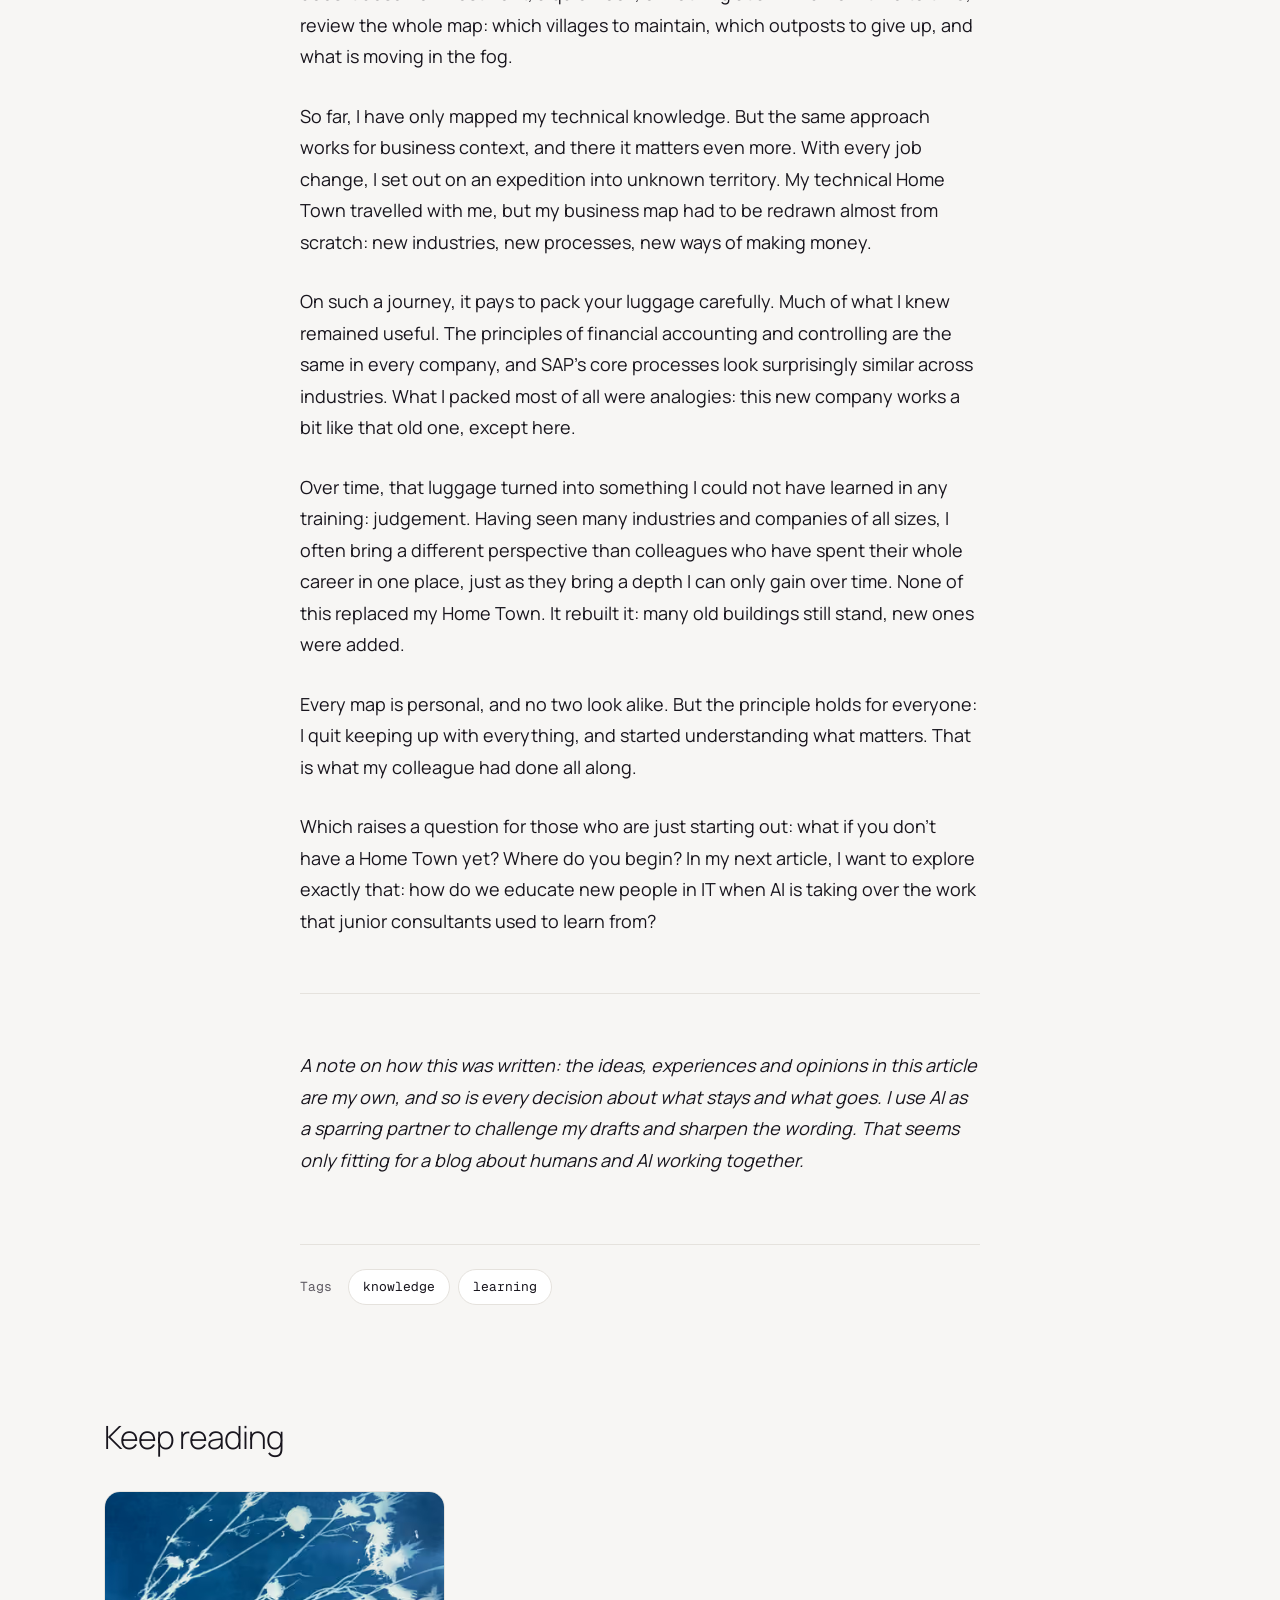
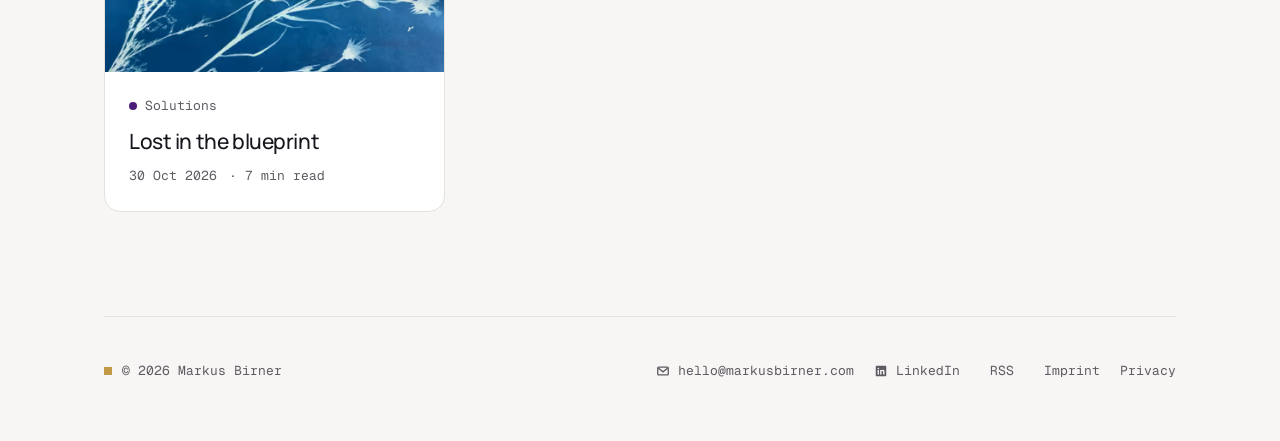
<file: posts/i-quit-keeping-up/index.html>
<!DOCTYPE html><html lang="en"><head><meta charset="utf-8"><meta name="viewport" content="width=device-width, initial-scale=1"><title>I quit keeping up – markusbirner.com</title><meta name="description" content="In a flood of tools, methods and architectures, I need orientation, not completeness."><link rel="canonical" href="https://markusbirner.com/posts/i-quit-keeping-up/"><link rel="icon" type="image/svg+xml" href="/favicon.svg"><link rel="alternate" type="application/rss+xml" title="Beyond Legacy · Markus Birner" href="/rss.xml"><meta name="theme-color" content="#4b1d7a"><meta property="og:title" content="I quit keeping up – markusbirner.com"><meta property="og:description" content="In a flood of tools, methods and architectures, I need orientation, not completeness."><meta property="og:url" content="https://markusbirner.com/posts/i-quit-keeping-up/"><meta property="og:type" content="article"><meta property="og:locale" content="en_US"><meta property="article:published_time" content="2026-11-06T00:00:00.000Z"><meta property="og:image" content="https://markusbirner.com/_astro/i-quit-keeping-up.C6dRsC0__ZzxP5J.jpg"><meta name="twitter:card" content="summary_large_image"><style>@font-face{font-family:Manrope-534368a5fa28ba27;src:url("/_astro/fonts/812744f5fa2f9edd.woff2") format("woff2");font-display:swap;unicode-range:U+0000-00FF,U+0131,U+0152-0153,U+02BB-02BC,U+02C6,U+02DA,U+02DC,U+0304,U+0308,U+0329,U+2000-206F,U+20AC,U+2122,U+2191,U+2193,U+2212,U+2215,U+FEFF,U+FFFD;font-weight:300;font-style:normal;}@font-face{font-family:Manrope-534368a5fa28ba27;src:url("/_astro/fonts/a0364beae0465cbc.woff2") format("woff2");font-display:swap;unicode-range:U+0000-00FF,U+0131,U+0152-0153,U+02BB-02BC,U+02C6,U+02DA,U+02DC,U+0304,U+0308,U+0329,U+2000-206F,U+20AC,U+2122,U+2191,U+2193,U+2212,U+2215,U+FEFF,U+FFFD;font-weight:400;font-style:normal;}@font-face{font-family:Manrope-534368a5fa28ba27;src:url("/_astro/fonts/8f187fb7547bdd88.woff2") format("woff2");font-display:swap;unicode-range:U+0000-00FF,U+0131,U+0152-0153,U+02BB-02BC,U+02C6,U+02DA,U+02DC,U+0304,U+0308,U+0329,U+2000-206F,U+20AC,U+2122,U+2191,U+2193,U+2212,U+2215,U+FEFF,U+FFFD;font-weight:500;font-style:normal;}@font-face{font-family:Manrope-534368a5fa28ba27;src:url("/_astro/fonts/7e23a19bd44d5f3f.woff2") format("woff2");font-display:swap;unicode-range:U+0000-00FF,U+0131,U+0152-0153,U+02BB-02BC,U+02C6,U+02DA,U+02DC,U+0304,U+0308,U+0329,U+2000-206F,U+20AC,U+2122,U+2191,U+2193,U+2212,U+2215,U+FEFF,U+FFFD;font-weight:600;font-style:normal;}@font-face{font-family:"Manrope-534368a5fa28ba27 fallback: Arial";src:local("Arial");font-display:swap;font-weight:300;font-style:normal;size-adjust:101.3906%;ascent-override:105.138%;descent-override:29.5885%;line-gap-override:0%;}@font-face{font-family:"Manrope-534368a5fa28ba27 fallback: Arial";src:local("Arial");font-display:swap;font-weight:400;font-style:normal;size-adjust:101.3906%;ascent-override:105.138%;descent-override:29.5885%;line-gap-override:0%;}@font-face{font-family:"Manrope-534368a5fa28ba27 fallback: Arial";src:local("Arial");font-display:swap;font-weight:500;font-style:normal;size-adjust:101.3906%;ascent-override:105.138%;descent-override:29.5885%;line-gap-override:0%;}@font-face{font-family:"Manrope-534368a5fa28ba27 fallback: Arial";src:local("Arial");font-display:swap;font-weight:600;font-style:normal;size-adjust:101.3906%;ascent-override:105.138%;descent-override:29.5885%;line-gap-override:0%;}:root{--font-manrope:Manrope-534368a5fa28ba27,"Manrope-534368a5fa28ba27 fallback: Arial",system-ui,sans-serif;}</style><link rel="preload" href="/_astro/fonts/812744f5fa2f9edd.woff2" as="font" type="font/woff2" crossorigin><link rel="preload" href="/_astro/fonts/a0364beae0465cbc.woff2" as="font" type="font/woff2" crossorigin><link rel="preload" href="/_astro/fonts/8f187fb7547bdd88.woff2" as="font" type="font/woff2" crossorigin><link rel="preload" href="/_astro/fonts/7e23a19bd44d5f3f.woff2" as="font" type="font/woff2" crossorigin><style>@font-face{font-family:"Geist Mono-1eb499216200b70e";src:url("/_astro/fonts/11b9bd8d05cc28fd.woff2") format("woff2");font-display:swap;unicode-range:U+0000-00FF,U+0131,U+0152-0153,U+02BB-02BC,U+02C6,U+02DA,U+02DC,U+0304,U+0308,U+0329,U+2000-206F,U+20AC,U+2122,U+2191,U+2193,U+2212,U+2215,U+FEFF,U+FFFD;font-weight:400;font-style:normal;}@font-face{font-family:"Geist Mono-1eb499216200b70e";src:url("/_astro/fonts/1fe2f2f324b7284f.woff2") format("woff2");font-display:swap;unicode-range:U+0000-00FF,U+0131,U+0152-0153,U+02BB-02BC,U+02C6,U+02DA,U+02DC,U+0304,U+0308,U+0329,U+2000-206F,U+20AC,U+2122,U+2191,U+2193,U+2212,U+2215,U+FEFF,U+FFFD;font-weight:500;font-style:normal;}@font-face{font-family:"Geist Mono-1eb499216200b70e fallback: Courier New";src:local("Courier New");font-display:swap;font-weight:400;font-style:normal;size-adjust:99.9837%;ascent-override:100.5164%;descent-override:29.5048%;}@font-face{font-family:"Geist Mono-1eb499216200b70e fallback: Courier New";src:local("Courier New");font-display:swap;font-weight:500;font-style:normal;size-adjust:99.9837%;ascent-override:100.5164%;descent-override:29.5048%;}:root{--font-geist-mono:"Geist Mono-1eb499216200b70e","Geist Mono-1eb499216200b70e fallback: Courier New",ui-monospace,monospace;}</style><!-- Apply the saved colour mode before the first paint (prevents flicker) --><script>
			try {
				const t = localStorage.getItem('theme');
				if (t === 'light' || t === 'dark') document.documentElement.dataset.theme = t;
			} catch (e) {}
		</script><link rel="stylesheet" href="/_astro/BaseLayout.CbfFGgYT.css"><style>.cover[data-astro-cid-2z4hosiv]{background:var(--code-bg);position:relative;overflow:hidden}.cover[data-astro-cid-2z4hosiv]>div[data-astro-cid-2z4hosiv],.cover[data-astro-cid-2z4hosiv]>span[data-astro-cid-2z4hosiv]{position:absolute}.cover--photo[data-astro-cid-2z4hosiv] picture{display:contents}.cover--photo[data-astro-cid-2z4hosiv] img{object-fit:cover;width:100%;height:100%;position:absolute;inset:0}.cover--large[data-astro-cid-2z4hosiv]{min-height:clamp(260px,38vw,440px)}.l-dots[data-astro-cid-2z4hosiv]{width:46%;top:0;bottom:0;right:0}.l-ring[data-astro-cid-2z4hosiv]{border:1px solid var(--accent);border-radius:50%;width:240px;height:240px;top:calc(50% - 120px);left:12%}.l-square[data-astro-cid-2z4hosiv]{background:var(--accent);width:88px;height:88px;top:calc(50% - 4px);left:calc(12% + 170px)}.l-soft[data-astro-cid-2z4hosiv]{background:var(--accent-soft);width:124px;height:124px;top:18%;right:12%}.l-gold[data-astro-cid-2z4hosiv]{background:var(--gold);width:28px;height:28px;top:calc(18% + 108px);right:calc(12% + 108px)}.l-label[data-astro-cid-2z4hosiv]{font-family:var(--font-mono);color:var(--muted);font-size:12px;bottom:18px;left:24px}.cover--card[data-astro-cid-2z4hosiv]{height:180px}.c-dots[data-astro-cid-2z4hosiv]{background-size:16px 16px;width:40%;top:0;bottom:0;right:0}.w-ring[data-astro-cid-2z4hosiv]{border:1px solid var(--accent);border-radius:50%;width:112px;height:112px;top:34px;left:28px}.w-square[data-astro-cid-2z4hosiv]{background:var(--accent);width:52px;height:52px;top:92px;left:104px}.w-gold[data-astro-cid-2z4hosiv]{background:var(--gold);width:18px;height:18px;top:40px;left:164px}.t-a[data-astro-cid-2z4hosiv]{background:var(--accent);width:72px;height:72px;top:36px;left:28px}.t-b[data-astro-cid-2z4hosiv]{background:var(--accent-soft);width:72px;height:72px;top:36px;left:112px}.t-gold[data-astro-cid-2z4hosiv]{background:var(--gold);width:32px;height:32px;top:120px;left:112px}.cover--technology[data-astro-cid-2z4hosiv]{background:var(--fg)}.terminal[data-astro-cid-2z4hosiv]{font-family:var(--font-mono);color:var(--bg);flex-direction:column;justify-content:center;gap:8px;padding:0 28px;font-size:14px;display:flex;inset:0}.terminal[data-astro-cid-2z4hosiv] b[data-astro-cid-2z4hosiv]{color:var(--gold);font-weight:400}.terminal[data-astro-cid-2z4hosiv] .dim[data-astro-cid-2z4hosiv]{opacity:.6}.terminal[data-astro-cid-2z4hosiv] .prompt[data-astro-cid-2z4hosiv]{align-items:center;gap:6px;display:flex}.terminal[data-astro-cid-2z4hosiv] i[data-astro-cid-2z4hosiv]{background:var(--accent-soft);width:8px;height:16px;display:block}.cover--innovation[data-astro-cid-2z4hosiv]{background:var(--accent-soft)}.diamonds[data-astro-cid-2z4hosiv]{align-items:center;gap:28px;padding-left:44px;display:flex;inset:0}.dia[data-astro-cid-2z4hosiv]{border:1.5px solid var(--accent);flex:none;width:60px;height:60px;transform:rotate(45deg)}.dia--fill[data-astro-cid-2z4hosiv]{background:var(--accent)}.dia--gold[data-astro-cid-2z4hosiv]{border-color:var(--gold);background:var(--gold);width:28px;height:28px}@media (width<=600px){.l-ring[data-astro-cid-2z4hosiv]{width:160px;height:160px;top:calc(50% - 80px);left:8%}.l-square[data-astro-cid-2z4hosiv]{width:60px;height:60px;left:calc(8% + 112px)}.l-soft[data-astro-cid-2z4hosiv]{width:76px;height:76px;right:8%}.l-gold[data-astro-cid-2z4hosiv]{width:20px;height:20px;top:calc(18% + 64px);right:calc(8% + 64px)}}
.article[data-astro-cid-vt34qafq]{padding-bottom:96px}.article-head[data-astro-cid-vt34qafq]{max-width:760px;margin:0 auto;padding:72px 0 48px}.back[data-astro-cid-vt34qafq]{color:var(--muted);margin-bottom:32px}.article-head[data-astro-cid-vt34qafq] .meta[data-astro-cid-vt34qafq]{margin-bottom:20px}.cat-pill[data-astro-cid-vt34qafq]{background:var(--accent-soft);color:var(--fg);border-radius:999px;align-items:center;gap:8px;padding:4px 12px;display:inline-flex}.article-title[data-astro-cid-vt34qafq]{margin-bottom:24px;font-size:clamp(36px,7vw,56px)}.article-lede[data-astro-cid-vt34qafq]{color:var(--muted);margin:0;font-size:21px;font-weight:300;line-height:1.55}.article-figure[data-astro-cid-vt34qafq]{margin:0}.article-cover{border-radius:var(--radius-band)}.cover-credit[data-astro-cid-vt34qafq]{color:var(--muted);text-align:right;margin-top:10px;font-size:12px}.cover-credit[data-astro-cid-vt34qafq] a[data-astro-cid-vt34qafq]{color:inherit;text-underline-offset:3px;padding:6px 0;text-decoration:underline;display:inline-block}.article-layout[data-astro-cid-vt34qafq]{padding-top:64px}.toc[data-astro-cid-vt34qafq]{border:1px solid var(--line);background:var(--surface);border-radius:14px;max-width:680px;margin:0 auto 48px;padding:20px 24px;font-size:14px}.toc__title[data-astro-cid-vt34qafq]{color:var(--muted);margin:0 0 12px;font-size:12px}.toc[data-astro-cid-vt34qafq] ol[data-astro-cid-vt34qafq]{border-left:1px solid var(--line);margin:0;padding:0;list-style:none}.toc[data-astro-cid-vt34qafq] li[data-astro-cid-vt34qafq]{margin-left:-1px}.toc[data-astro-cid-vt34qafq] a[data-astro-cid-vt34qafq]{color:var(--muted);border-left:2px solid #0000;gap:10px;padding:6px 0 6px 14px;line-height:1.45;display:flex}.toc[data-astro-cid-vt34qafq] a[data-astro-cid-vt34qafq]:hover{color:var(--fg);text-decoration:none}.toc[data-astro-cid-vt34qafq] a[data-astro-cid-vt34qafq][aria-current]{border-left-color:var(--gold);color:var(--fg);font-weight:500}.toc__num[data-astro-cid-vt34qafq]{color:var(--gold-text);flex:none;padding-top:1px;font-size:12px}@media (width>=1100px){.article-layout--toc[data-astro-cid-vt34qafq]{grid-template-columns:minmax(0,1fr) minmax(0,680px) minmax(0,1fr);column-gap:40px;display:grid}.article-layout--toc[data-astro-cid-vt34qafq] .toc[data-astro-cid-vt34qafq]{background:0 0;border:0;grid-column:1;align-self:start;margin:0;padding:0;position:sticky;top:32px}.article-layout--toc[data-astro-cid-vt34qafq] .article-body[data-astro-cid-vt34qafq]{grid-area:1/2;margin:0}}.article-tags[data-astro-cid-vt34qafq]{border-top:1px solid var(--line);max-width:680px;color:var(--muted);flex-wrap:wrap;align-items:center;gap:8px;margin:40px auto 0;padding-top:24px;font-size:13px;display:flex}.article-tags[data-astro-cid-vt34qafq]>.mono[data-astro-cid-vt34qafq]:first-child{margin-right:8px}.tag[data-astro-cid-vt34qafq]{min-height:36px;color:var(--fg);padding:0 14px;font-size:13px}.tag[data-astro-cid-vt34qafq]:hover{border-color:var(--line)}.next[data-astro-cid-vt34qafq]{padding:16px 0 104px}
</style></head><body><a class="skip-link" href="#content">Skip to content</a><div class="container"><header class="site-header"><a class="logo" href="/">markusbirner.com</a><nav class="nav" aria-label="Main navigation"><a href="/" aria-current="page">Posts</a><a href="/topics/">Topics</a><a href="/about/">About</a><button class="icon-btn" type="button" data-theme-toggle aria-pressed="false" aria-label="Dark mode" title="Light / dark mode"><svg aria-hidden="true" width="18" height="18" viewBox="0 0 24 24" fill="none" stroke="currentColor" stroke-width="1.5"><circle cx="12" cy="12" r="8"></circle><path d="M12 4a8 8 0 0 1 0 16z" fill="currentColor"></path></svg></button></nav></header><script type="module">var e=document.documentElement,t=document.querySelector(`[data-theme-toggle]`),n=window.matchMedia(`(prefers-color-scheme: dark)`),r=()=>e.dataset.theme??(n.matches?`dark`:`light`),i=()=>t?.setAttribute(`aria-pressed`,String(r()===`dark`));i(),n.addEventListener(`change`,i),t?.addEventListener(`click`,()=>{let t=r()===`dark`?`light`:`dark`;e.dataset.theme=t,i();try{localStorage.setItem(`theme`,t)}catch{}});</script><main id="content"><article class="article" data-astro-cid-vt34qafq><header class="article-head" data-astro-cid-vt34qafq><a class="chip back" href="/" data-astro-cid-vt34qafq><svg aria-hidden="true" width="16" height="16" viewBox="0 0 16 16" fill="none" stroke="currentColor" stroke-width="1.5" data-astro-cid-vt34qafq><path d="M13 8H3M7 4L3 8l4 4" data-astro-cid-vt34qafq></path></svg>All posts</a><div class="meta" data-astro-cid-vt34qafq><a class="cat-pill" href="/topics/?topic=solutions" data-astro-cid-vt34qafq><span class="glyph glyph--solutions" aria-hidden="true"></span>Solutions</a><time datetime="2026-11-06" data-astro-cid-vt34qafq>6 November 2026</time><span aria-hidden="true" data-astro-cid-vt34qafq>·</span><span data-astro-cid-vt34qafq>12 min read</span></div><h1 class="display article-title" data-astro-cid-vt34qafq>I <span class="hl">quit</span> keeping up</h1><p class="article-lede" data-astro-cid-vt34qafq>In a flood of tools, methods and architectures, I need orientation, not completeness.</p></header><figure class="article-figure" data-astro-cid-vt34qafq><div class="cover cover--large cover--photo article-cover" data-astro-cid-2z4hosiv><picture data-astro-cid-2z4hosiv="true"><source srcset="/_astro/i-quit-keeping-up.C6dRsC0__16W6P7.avif 800w, /_astro/i-quit-keeping-up.C6dRsC0__ZbPW9P.avif 1200w, /_astro/i-quit-keeping-up.C6dRsC0__74dDy.avif 1600w, /_astro/i-quit-keeping-up.C6dRsC0__ZbJ5nE.avif 2000w" type="image/avif" sizes="(max-width: 1120px) calc(100vw - 48px), 1072px"><source srcset="/_astro/i-quit-keeping-up.C6dRsC0__Z27UL7m.webp 800w, /_astro/i-quit-keeping-up.C6dRsC0__VJvu7.webp 1200w, /_astro/i-quit-keeping-up.C6dRsC0__1fEGiv.webp 1600w, /_astro/i-quit-keeping-up.C6dRsC0__ZpAwNI.webp 2000w" type="image/webp" sizes="(max-width: 1120px) calc(100vw - 48px), 1072px"><img src="/_astro/i-quit-keeping-up.C6dRsC0__Z14FOW9.jpg" srcset="/_astro/i-quit-keeping-up.C6dRsC0__Z1lToJI.jpg 800w, /_astro/i-quit-keeping-up.C6dRsC0__ZzxP5J.jpg 1200w, /_astro/i-quit-keeping-up.C6dRsC0__ZgCEhl.jpg 1600w, /_astro/i-quit-keeping-up.C6dRsC0__Z248cEJ.jpg 2000w" alt="Board game with game pieces" sizes="(max-width: 1120px) calc(100vw - 48px), 1072px" loading="eager" fetchpriority="high" data-astro-cid-2z4hosiv="true" decoding="async" width="3936" height="2216"></picture></div><figcaption class="mono cover-credit" data-astro-cid-vt34qafq>Photo: <a href="https://unsplash.com/de/fotos/ein-tisch-mit-einem-spielbrett-und-spielsteinen-darauf-5ao1SPVofnE" rel="noopener" data-astro-cid-vt34qafq>Jacques Dillies on Unsplash</a></figcaption></figure><div class="article-layout article-layout--toc" data-astro-cid-vt34qafq><nav class="toc" aria-labelledby="toc-title" data-toc data-astro-cid-vt34qafq><p id="toc-title" class="mono toc__title" data-astro-cid-vt34qafq>On this page</p><ol data-astro-cid-vt34qafq><li data-astro-cid-vt34qafq><a href="#acquiring-new-business-context" data-astro-cid-vt34qafq><span class="mono toc__num" aria-hidden="true" data-astro-cid-vt34qafq>01</span><span data-astro-cid-vt34qafq>Acquiring new business context</span></a></li><li data-astro-cid-vt34qafq><a href="#acquiring-new-technology-knowledge" data-astro-cid-vt34qafq><span class="mono toc__num" aria-hidden="true" data-astro-cid-vt34qafq>02</span><span data-astro-cid-vt34qafq>Acquiring new technology knowledge</span></a></li><li data-astro-cid-vt34qafq><a href="#orientation-instead-of-completeness" data-astro-cid-vt34qafq><span class="mono toc__num" aria-hidden="true" data-astro-cid-vt34qafq>03</span><span data-astro-cid-vt34qafq>Orientation instead of completeness</span></a></li><li data-astro-cid-vt34qafq><a href="#the-idea-of-a-knowledge-map" data-astro-cid-vt34qafq><span class="mono toc__num" aria-hidden="true" data-astro-cid-vt34qafq>04</span><span data-astro-cid-vt34qafq>The idea of a knowledge map</span></a></li><li data-astro-cid-vt34qafq><a href="#home-town" data-astro-cid-vt34qafq><span class="mono toc__num" aria-hidden="true" data-astro-cid-vt34qafq>05</span><span data-astro-cid-vt34qafq>Home Town</span></a></li><li data-astro-cid-vt34qafq><a href="#nearby-villages" data-astro-cid-vt34qafq><span class="mono toc__num" aria-hidden="true" data-astro-cid-vt34qafq>06</span><span data-astro-cid-vt34qafq>Nearby Villages</span></a></li><li data-astro-cid-vt34qafq><a href="#outposts" data-astro-cid-vt34qafq><span class="mono toc__num" aria-hidden="true" data-astro-cid-vt34qafq>07</span><span data-astro-cid-vt34qafq>Outposts</span></a></li><li data-astro-cid-vt34qafq><a href="#borderlands" data-astro-cid-vt34qafq><span class="mono toc__num" aria-hidden="true" data-astro-cid-vt34qafq>08</span><span data-astro-cid-vt34qafq>Borderlands</span></a></li><li data-astro-cid-vt34qafq><a href="#navigating-and-travelling" data-astro-cid-vt34qafq><span class="mono toc__num" aria-hidden="true" data-astro-cid-vt34qafq>09</span><span data-astro-cid-vt34qafq>Navigating and travelling</span></a></li></ol></nav><div class="prose article-body" data-astro-cid-vt34qafq><p>In my last article, I described a colleague who knew no more than the documents, but had understood them. That is the kind of knowledge I want to build. The problem is that new information never stops coming. Throughout my career, two floods have kept my mind busy: new business context and new technology.</p>
<h2 id="acquiring-new-business-context">Acquiring new business context</h2>
<p>My CV might look odd to many people: it is a journey across all kinds of companies and industries, from small specialists to global players. After leaving consulting, my first in-house job was as an ABAP developer at a home shopping TV channel near Munich. Many people smile at that business model, but the professionalism behind it impressed me: smooth, scalable sales and service processes were everything. Next came a traditional publishing house in the heart of Munich, where a business philosophy grown over more than 250 years met an IT department eager to modernize. Then I entered the DAX world at BMW Group and the S/4HANA domain: new people, new processes, new mindset. During the Covid years, I moved on to BSH, Siemens and Airbus Defence and Space, before relocating to Denmark to join the LEGO Group as an engineer. From cars to fridges, from fighter jets to plastic bricks. Today, I work for DLG Group, one of Europe’s largest agricultural cooperatives.</p>
<p>Every move meant a new business context and the same question to answer: how does this company actually make money?</p>
<h2 id="acquiring-new-technology-knowledge">Acquiring new technology knowledge</h2>
<p>The second flood started even earlier. My first job after university was at a small, specialized consulting company near Munich. It was my first real contact with the SAP world, and as a junior I had to master two things: customizing SAP CRM and extending it with ABAP. In my first days, a senior colleague dropped a copy of “ABAP Objects” on my desk: a comprehensive guide to SAP’s proprietary programming language, as thick as two bricks and just as intimidating. What followed was learning by doing, with plenty of failure, frustration and the feeling of being overwhelmed.</p>
<p>Back then, the SAP world was still manageable. Most of us worked on large on-premise monoliths: SAP ECC, the successor of R/3, a handful of Business Suite solutions like CRM, SRM and SCM, SAP BW for analytics and SAP XI as the integration backbone.</p>
<p>In the roughly 15 years since, SAP’s portfolio has exploded. Cloud applications arrived, the Business Technology Platform (BTP) became the foundation for cloud development and extensibility, and a wave of acquisitions brought best-of-breed solutions into the ecosystem. Now the story continues into AI: BTP has become a core part of the new SAP Business AI Platform, built around generative and agentic AI. And the journey is far from over.</p>
<p>That is just SAP. Beyond it, new integration patterns, new data platforms and an endless stream of AI models, frameworks and tools all compete for my attention.</p>
<p>The crucial question is: what is relevant, and what can I skip? Which skills matter for my professional future, and which are rabbit holes that eat my time without practical value? It feels like an all-you-can-eat buffet so long that I can’t even see its end.</p>
<p>I realized I needed a strategy.</p>
<h2 id="orientation-instead-of-completeness">Orientation instead of completeness</h2>
<p>Focus was the obvious answer, but it has never come easily to me. I’m curious about new technology, and I like to explore it by getting my hands dirty. Early in my career, I was far more fascinated by building websites with TYPO3 or WordPress than by digging into the dry details of ABAP. Even when a topic has nothing to do with my job, I want to understand how it works and what it might offer future projects.</p>
<p>That curiosity has a downside: everything is exciting, but not everything is relevant. My head fills up with fascinating side knowledge instead of the sharp skills that help me excel at my job. Up to a point, that’s fine. But when the flood of new information becomes too massive, I need a filter.</p>
<p>I cannot know everything, and that shouldn’t be the goal. What I needed was orientation: a way to tell what deserves my attention from what I can safely ignore, at least for now. In other words, I needed a map.</p>
<h2 id="the-idea-of-a-knowledge-map">The idea of a knowledge map</h2>
<p>I like to borrow metaphors from the real world when I develop concepts. And my situation felt a lot like that of a hiker crossing a landscape that is only partly familiar, with the horizon hidden in fog. That is how the idea of my personal knowledge map was born: a model with four zones that shows where my knowledge stands today, and a way to plan journeys into unknown territory.</p>
<p><img alt="A hand-drawn map with four zones of knowledge: Home Town at the centre, surrounded by Nearby Villages, scattered Outposts and the foggy Borderlands at the edge." loading="lazy" decoding="async" width="1200" height="820" src="/_astro/knowledge-map.GLejPLag_ZDVH1B.svg"></p>
<p>Each dot on the map is a piece of knowledge: a platform, a tool, a method. The lines between them matter just as much, because connections are what turn isolated facts into understanding. The closer to the centre, the denser the network.</p>
<p>The idea isn’t entirely new. Warren Buffett speaks of a “circle of competence” and stresses how important it is to know its edges. My map takes this a step further: instead of a simple inside and outside, it has four zones, connections between them, and paths that lead from one to the next.</p>
<h2 id="home-town">Home Town</h2>
<p>Home Town is the centre of my map: the zone of mastery. This is where I grew up professionally, where I know every street and every shortcut, and where I find my way even without a map. Its street map is my expert profile.</p>
<p>For me, this is the world of the big SAP platforms. I have worked with SAP CRM, SAP ECC and SAP S/4HANA for more than 15 years, in almost every aspect: customizing, extensibility and integration, governance and security, authorization and access management. Home Town also includes the craft around large SAP transformation projects, from project management to the soft skills it takes to bring business and IT together.</p>
<p>What makes this zone special is not how much I know, but how deeply I understand it. I don’t just know which transaction to call; I know why the system works the way it does. That is why this knowledge carries over when something new comes along.</p>
<p>Still, even a home town changes. New districts appear, old ones are rebuilt. If I stop paying attention for a few years, I will get lost in my own streets. So this is the one zone where I deliberately keep up: not with everything, but with what changes its foundations.</p>
<h2 id="nearby-villages">Nearby Villages</h2>
<p>Around my Home Town lie the Nearby Villages: the zone of fluency. These are places I know well enough to find my way around, even if I don’t live there. Some I visit regularly, others I haven’t seen in years, but all of them are connected to Home Town by a road. That connection is what makes them villages rather than outposts.</p>
<p>Every time my work took me beyond the SAP core, I founded a small village. Extension programming for SAP Solution Manager was one. Setting up a project management environment in Jira and SharePoint was another. Some of these tools are niche, some are already obsolete, but they taught me concepts that still help me today.</p>
<p>Like real villages, they need maintenance. If I don’t visit for a long time, they slowly fall into disrepair, and in many cases that’s fine. But when I need one again, I can return, repair the old houses and make them habitable in a short time, because the foundations are still there.</p>
<p>I can’t maintain too many villages at once, so I have to decide which ones to keep. Take my basic web design knowledge. I built websites by hand for years, but today AI agents do most of the design and build work. This blog was created exactly that way. I don’t want to hand-write HTML and CSS anymore, so I will let this village go. Python is the opposite case. With the rise of AI, machine learning and data analytics, it is becoming more relevant every year. That village deserves investment: new roads, new houses, maybe one day a town of its own.</p>
<h2 id="outposts">Outposts</h2>
<p>Further out, beyond the villages, there are a few small outposts: the zone of fragments. I know they are there and I know roughly what they do, but no road connects them to the rest of my map. Many of the services on SAP BTP sit here for me. With proper guidance at hand, I can activate and configure them, but I don’t understand them deeply, and I don’t plan to invest more than I need.</p>
<p>The reason is simple: outposts are exposed. A competing vendor’s best-of-breed solution might replace a service within months, and sometimes SAP itself retires a product that was part of its portfolio only yesterday. Building a town on such unstable ground would be a waste of effort.</p>
<p>So I need to decide which outposts to defend and which ones to give up. What I need from each of them is just enough knowledge to act when it matters. When a decision is due, a proof of concept is often the best way to settle it, and the winning solution might well be one I know little about.</p>
<p>An outpost can grow into a village once a road is built. But that rarely happens because I decide it. More often, a business requirement or a new IT strategy makes a service important enough to justify the investment. Then the road is worth building.</p>
<h2 id="borderlands">Borderlands</h2>
<p>Beyond the outposts lie the Borderlands: the zone of awareness. Here the fog sets in. I know some names and the rough direction they lie in, but nothing more. And beyond the Borderlands lies true terra incognita: the things I don’t even know I don’t know.</p>
<p>The Borderlands don’t need settlers, they need scouts. I don’t have to understand what happens out there, but I need to notice when something starts moving. This is where my curiosity, so often a distraction elsewhere, finally does its job. A short trip, a weekend experiment, an hour with a new tool: that is enough to see whether something is worth watching.</p>
<p>A few years ago, I would have placed everything related to AI out here. Then an army came marching out of the fog, without much warning. It did not move politely from zone to zone. It overran some outposts, made a few tools in my villages look old overnight, and soon reached the gates of Home Town, as AI found its way into SAP itself. For a while, it wasn’t clear whether it came as friend or foe. I started negotiating cautiously: I subscribed to ChatGPT, later to Claude, experimented privately and gave the newcomers a small outpost.</p>
<p>In 2026, it is clear that this is not enough. I need to found a village called AI Town and spend real time there. One day, it may even become a district of Home Town. That is the lesson the Borderlands taught me: most of what appears there fades away again, but now and then, something arrives that redraws the entire map. Exploring the fog can be fun, and it can end in disappointment. Ignoring it is the only option I can’t afford.</p>
<h2 id="navigating-and-travelling">Navigating and travelling</h2>
<p>A map is useless if you never leave home. Its purpose is twofold: to show you exactly where you stand, and to help you plan a journey to somewhere you have never been. In practice, that comes down to a few simple habits. When something new appears, I first ask where it belongs on my map. Then I decide: does it deserve investment, a quick look, or nothing at all? And from time to time, I review the whole map: which villages to maintain, which outposts to give up, and what is moving in the fog.</p>
<p>So far, I have only mapped my technical knowledge. But the same approach works for business context, and there it matters even more. With every job change, I set out on an expedition into unknown territory. My technical Home Town travelled with me, but my business map had to be redrawn almost from scratch: new industries, new processes, new ways of making money.</p>
<p>On such a journey, it pays to pack your luggage carefully. Much of what I knew remained useful. The principles of financial accounting and controlling are the same in every company, and SAP’s core processes look surprisingly similar across industries. What I packed most of all were analogies: this new company works a bit like that old one, except here.</p>
<p>Over time, that luggage turned into something I could not have learned in any training: judgement. Having seen many industries and companies of all sizes, I often bring a different perspective than colleagues who have spent their whole career in one place, just as they bring a depth I can only gain over time. None of this replaced my Home Town. It rebuilt it: many old buildings still stand, new ones were added.</p>
<p>Every map is personal, and no two look alike. But the principle holds for everyone: I quit keeping up with everything, and started understanding what matters. That is what my colleague had done all along.</p>
<p>Which raises a question for those who are just starting out: what if you don’t have a Home Town yet? Where do you begin? In my next article, I want to explore exactly that: how do we educate new people in IT when AI is taking over the work that junior consultants used to learn from?</p>
<hr>
<p><em>A note on how this was written: the ideas, experiences and opinions in this article are my own, and so is every decision about what stays and what goes. I use AI as a sparring partner to challenge my drafts and sharpen the wording. That seems only fitting for a blog about humans and AI working together.</em></p></div></div><footer class="article-tags" data-astro-cid-vt34qafq><span class="mono" data-astro-cid-vt34qafq>Tags</span><span class="chip mono tag" data-astro-cid-vt34qafq>knowledge</span><span class="chip mono tag" data-astro-cid-vt34qafq>learning</span></footer></article><section class="next" aria-labelledby="keep-reading" data-astro-cid-vt34qafq><div class="section-head" data-astro-cid-vt34qafq><h2 id="keep-reading" class="section-title" data-astro-cid-vt34qafq>Keep reading</h2></div><div class="card-grid" data-astro-cid-vt34qafq><a class="card" href="/posts/lost-in-the-blueprint/"><div class="cover cover--card cover--photo" data-astro-cid-2z4hosiv><picture data-astro-cid-2z4hosiv="true"><source srcset="/_astro/lost-in-the-blueprint.vrdbc8Ae_HH69Q.avif 400w, /_astro/lost-in-the-blueprint.vrdbc8Ae_Avits.avif 640w, /_astro/lost-in-the-blueprint.vrdbc8Ae_Z1R3HRp.avif 800w" type="image/avif" sizes="(max-width: 700px) calc(100vw - 48px), 360px"><source srcset="/_astro/lost-in-the-blueprint.vrdbc8Ae_11XdI1.webp 400w, /_astro/lost-in-the-blueprint.vrdbc8Ae_TLq2C.webp 640w, /_astro/lost-in-the-blueprint.vrdbc8Ae_Z1xMAjf.webp 800w" type="image/webp" sizes="(max-width: 700px) calc(100vw - 48px), 360px"><img src="/_astro/lost-in-the-blueprint.vrdbc8Ae_1dYlbj.jpg" srcset="/_astro/lost-in-the-blueprint.vrdbc8Ae_Z1iMpa8.jpg 400w, /_astro/lost-in-the-blueprint.vrdbc8Ae_Z1pYcPw.jpg 640w, /_astro/lost-in-the-blueprint.vrdbc8Ae_1bCTBx.jpg 800w" alt sizes="(max-width: 700px) calc(100vw - 48px), 360px" loading="lazy" fetchpriority="auto" data-astro-cid-2z4hosiv="true" decoding="async" width="3431" height="2573"></picture></div><div class="card-body"><span class="category-label"><span class="glyph glyph--solutions" aria-hidden="true"></span>Solutions</span><h3 class="card-title">Lost in the blueprint</h3><span class="meta"><time datetime="2026-10-30">30 Oct 2026</time> · 7 min read</span></div></a></div></section></main><footer class="site-footer" data-astro-cid-jo6i4kqk><span class="site-footer__copy" data-astro-cid-jo6i4kqk>© 2026 Markus Birner</span><nav aria-label="Contact and legal" data-astro-cid-jo6i4kqk><a href="mailto:hello@markusbirner.com" data-astro-cid-jo6i4kqk><svg aria-hidden="true" width="14" height="14" viewBox="0 0 16 16" fill="none" stroke="currentColor" stroke-width="1.5" data-astro-cid-jo6i4kqk><rect x="2" y="3.5" width="12" height="9" rx="1" data-astro-cid-jo6i4kqk></rect><path d="M2.5 4.5 8 9l5.5-4.5" data-astro-cid-jo6i4kqk></path></svg>hello@markusbirner.com</a><a href="https://www.linkedin.com/in/markusbirner" rel="me noopener" data-astro-cid-jo6i4kqk><svg aria-hidden="true" width="14" height="14" viewBox="0 0 16 16" fill="currentColor" data-astro-cid-jo6i4kqk><path d="M2 2.75C2 2.34 2.34 2 2.75 2h10.5c.41 0 .75.34.75.75v10.5c0 .41-.34.75-.75.75H2.75A.75.75 0 0 1 2 13.25V2.75Zm2.1 4.05v5.1h1.6V6.8H4.1Zm.8-2.55a.93.93 0 1 0 0 1.86.93.93 0 0 0 0-1.86ZM7 6.8v5.1h1.6V9.37c0-.67.13-1.32.96-1.32.82 0 .83.77.83 1.36v2.49H12V9.1c0-1.38-.3-2.43-1.9-2.43-.77 0-1.29.42-1.5.82h-.02V6.8H7Z" data-astro-cid-jo6i4kqk></path></svg>LinkedIn</a><a href="/rss.xml" data-astro-cid-jo6i4kqk>RSS</a><a href="/imprint/" data-astro-cid-jo6i4kqk>Imprint</a><a href="/privacy/" data-astro-cid-jo6i4kqk>Privacy</a></nav></footer></div></body></html><script type="module">var e=document.querySelector(`[data-toc]`);if(e){let t=[...e.querySelectorAll(`a`)],n=t.map(e=>document.getElementById(decodeURIComponent(e.hash.slice(1)))),r=!1,i=()=>{r=!1;let e=-1;n.forEach((t,n)=>{t&&t.getBoundingClientRect().top<=120&&(e=n)}),t.forEach((t,n)=>{n===e?t.setAttribute(`aria-current`,`true`):t.removeAttribute(`aria-current`)})};window.addEventListener(`scroll`,()=>{r||(r=!0,requestAnimationFrame(i))},{passive:!0}),i()}</script>
</file>
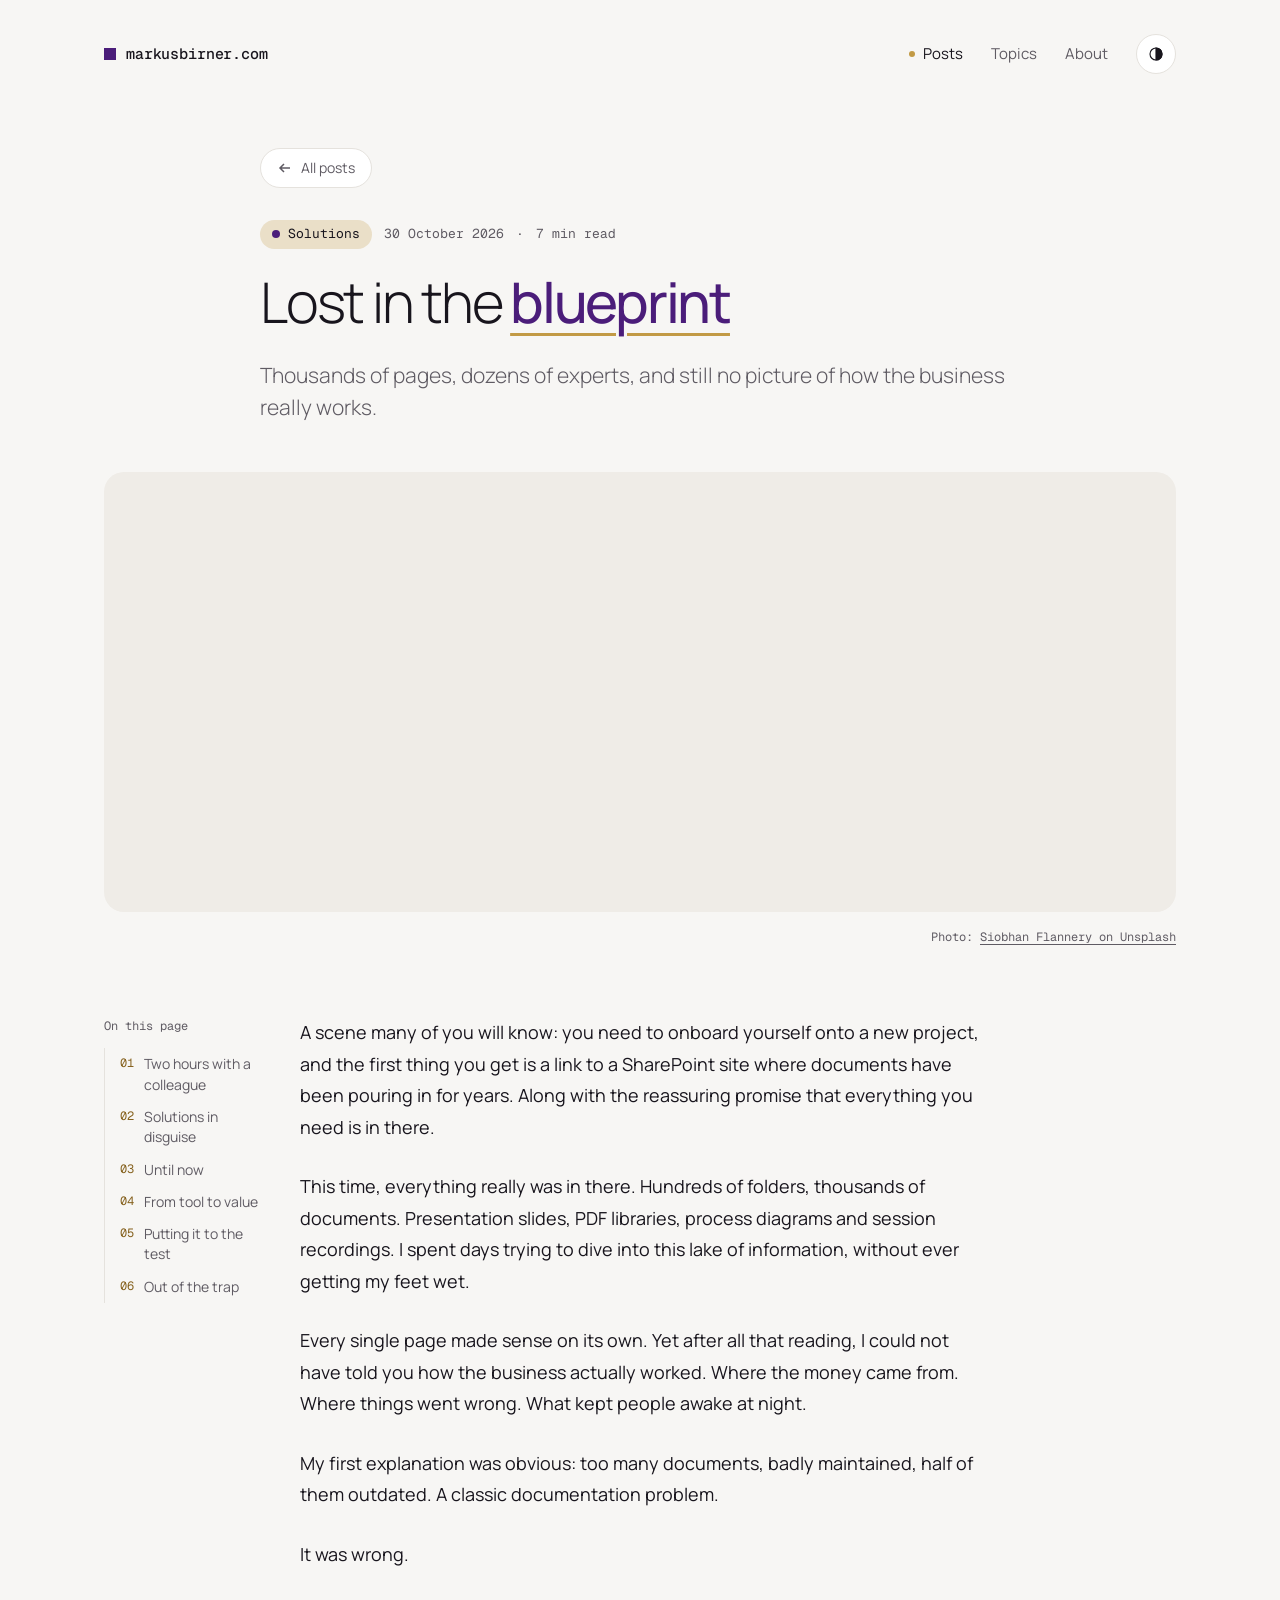
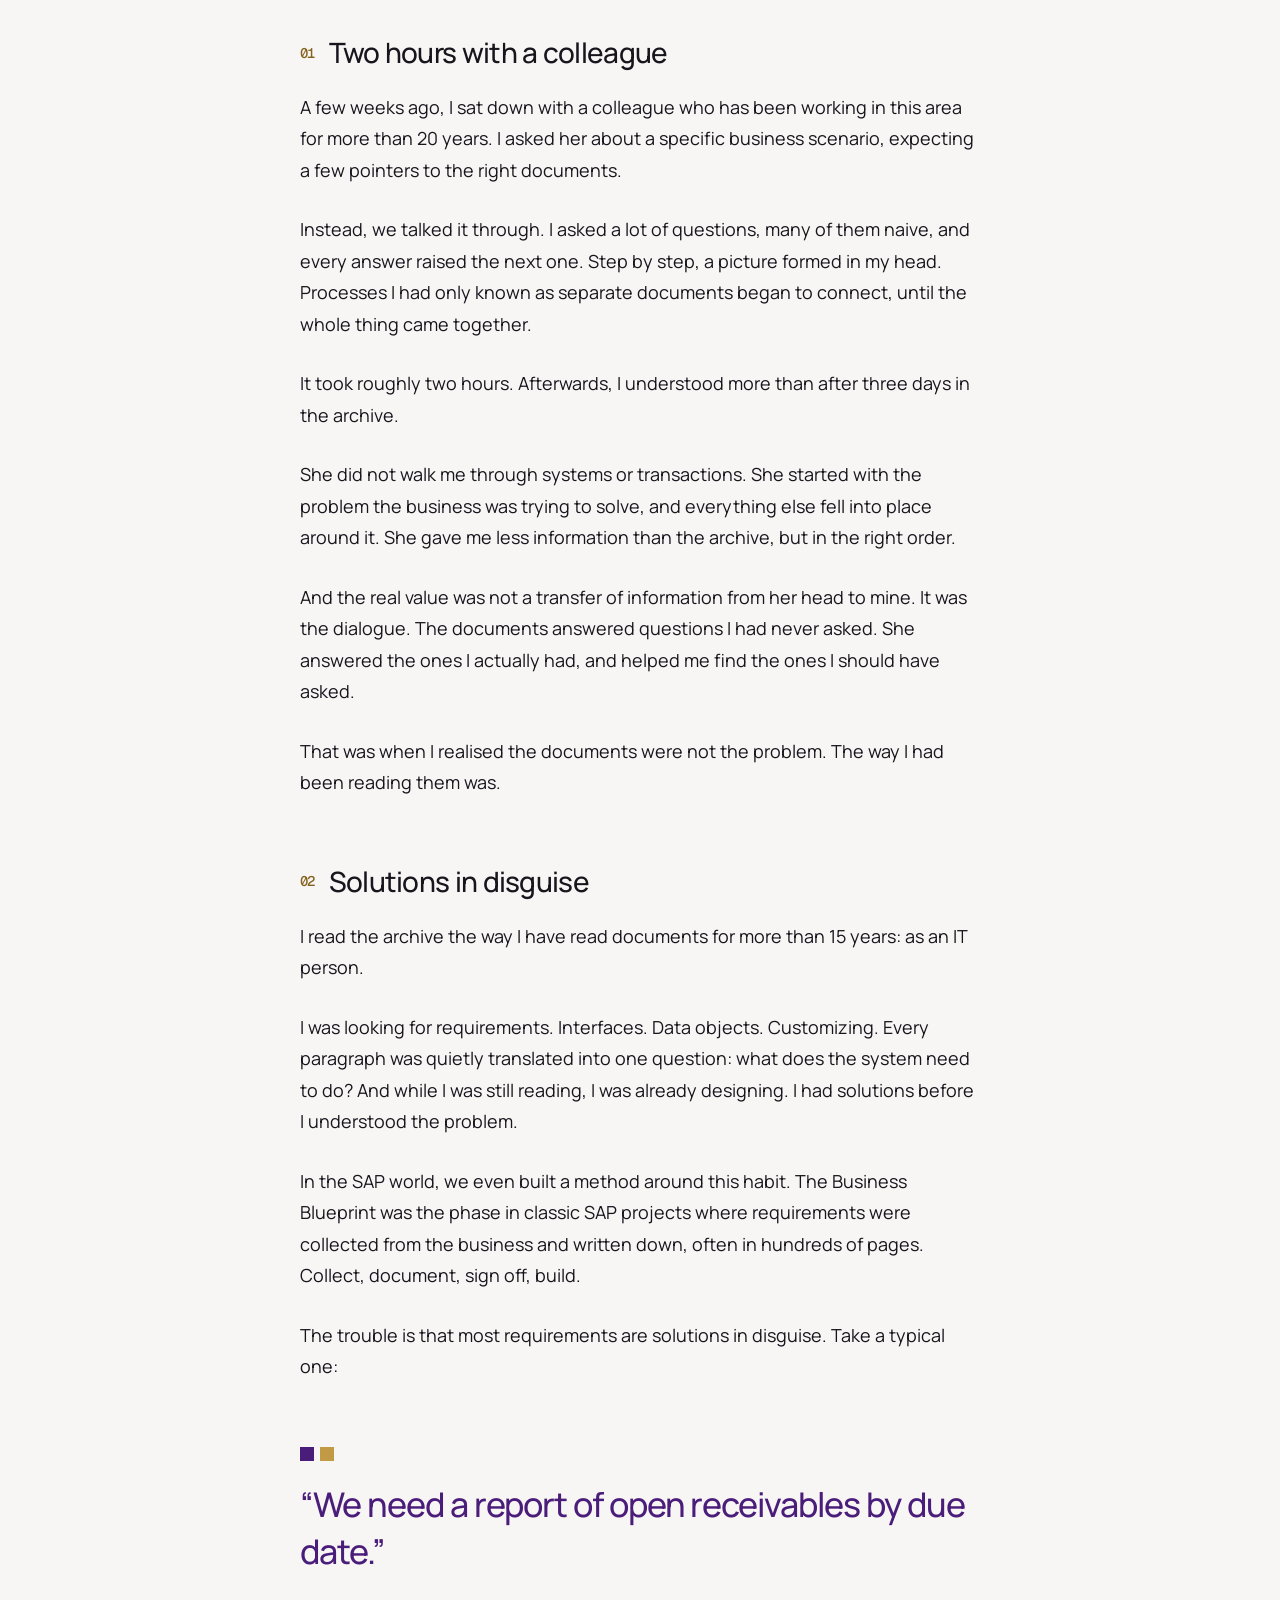
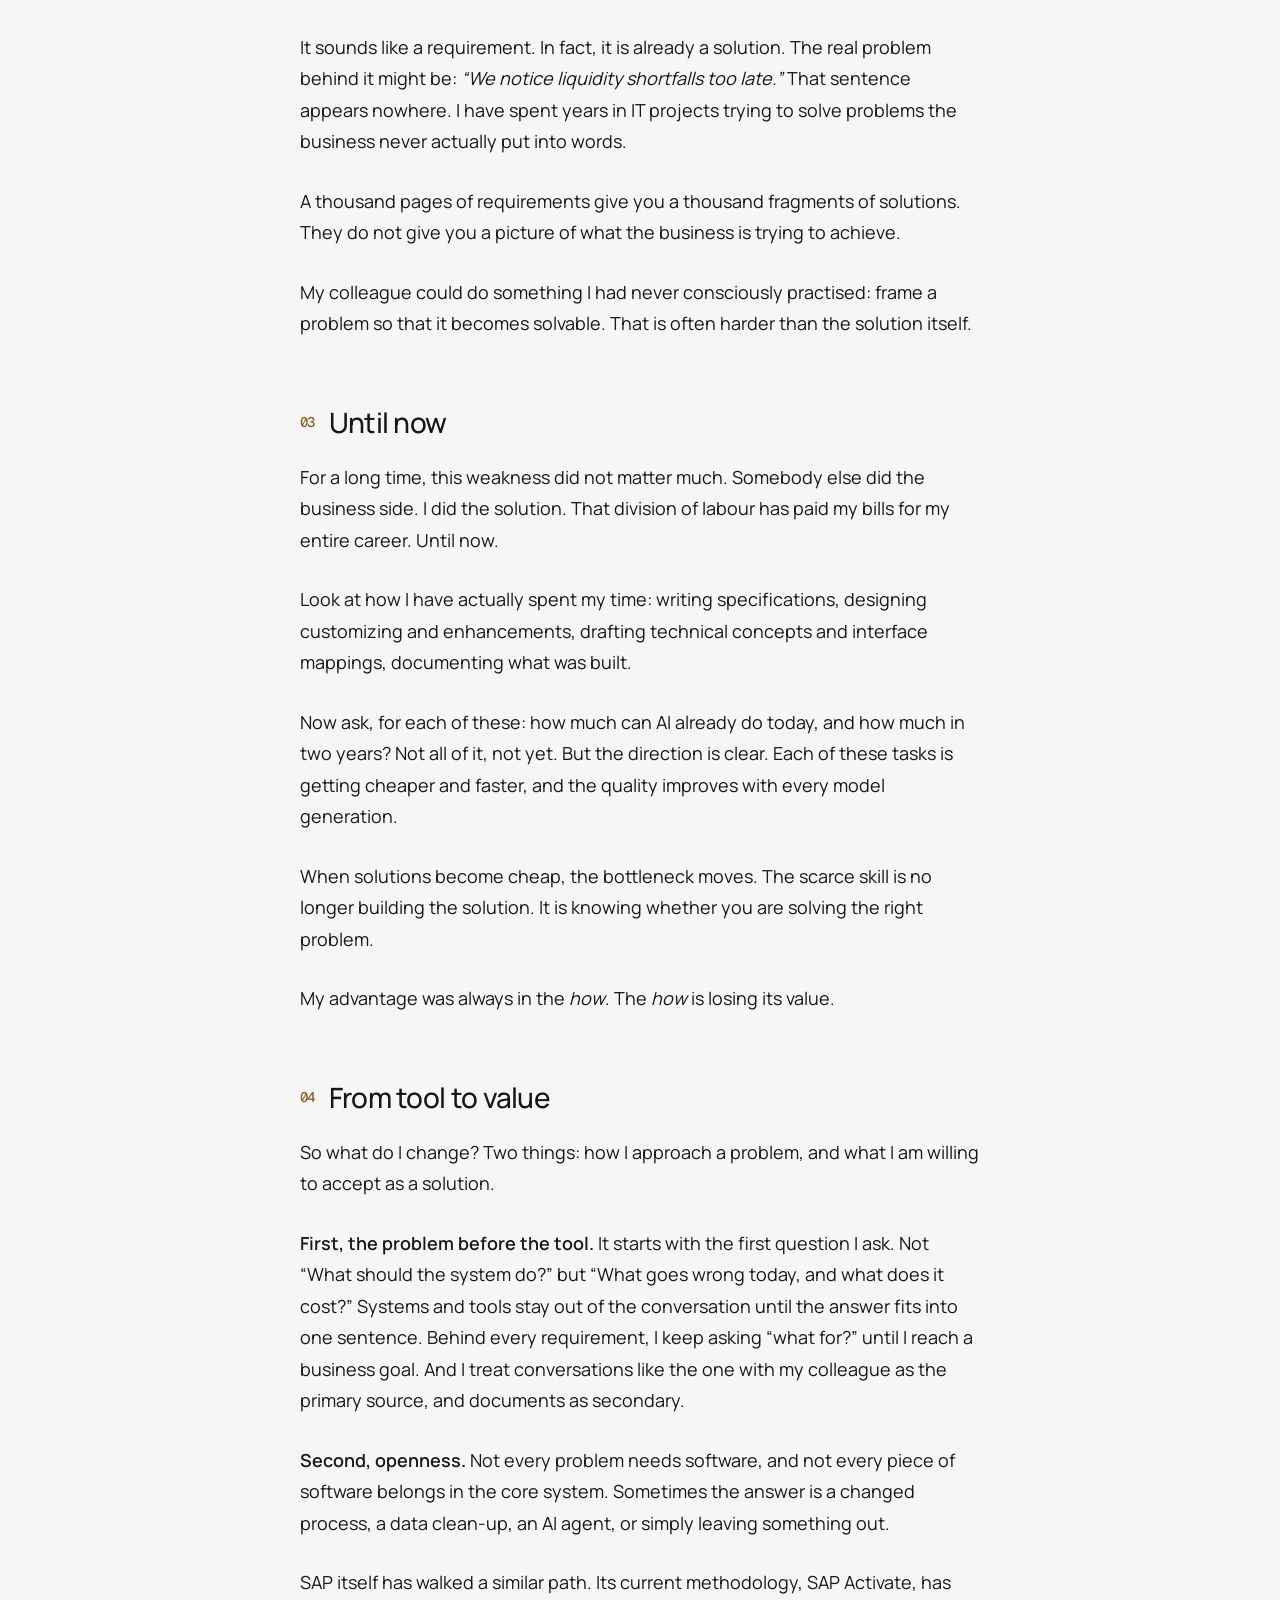
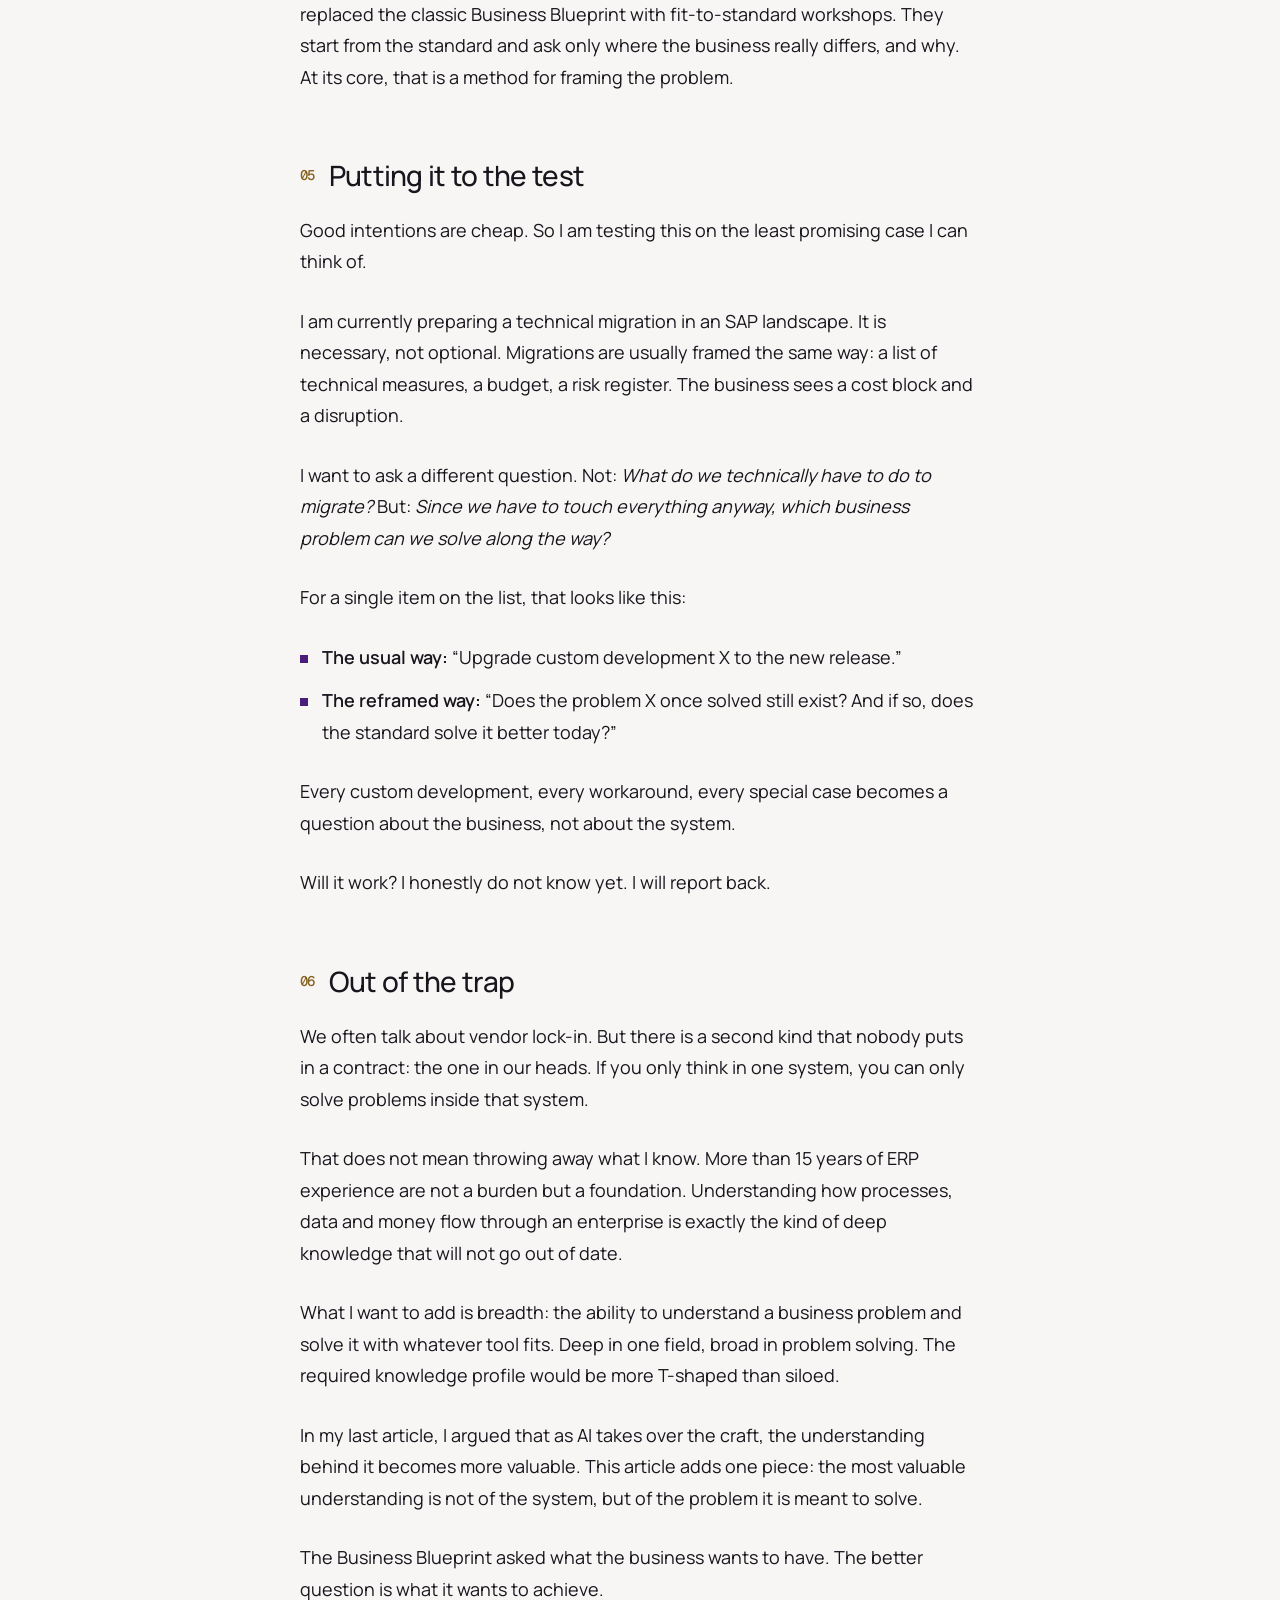
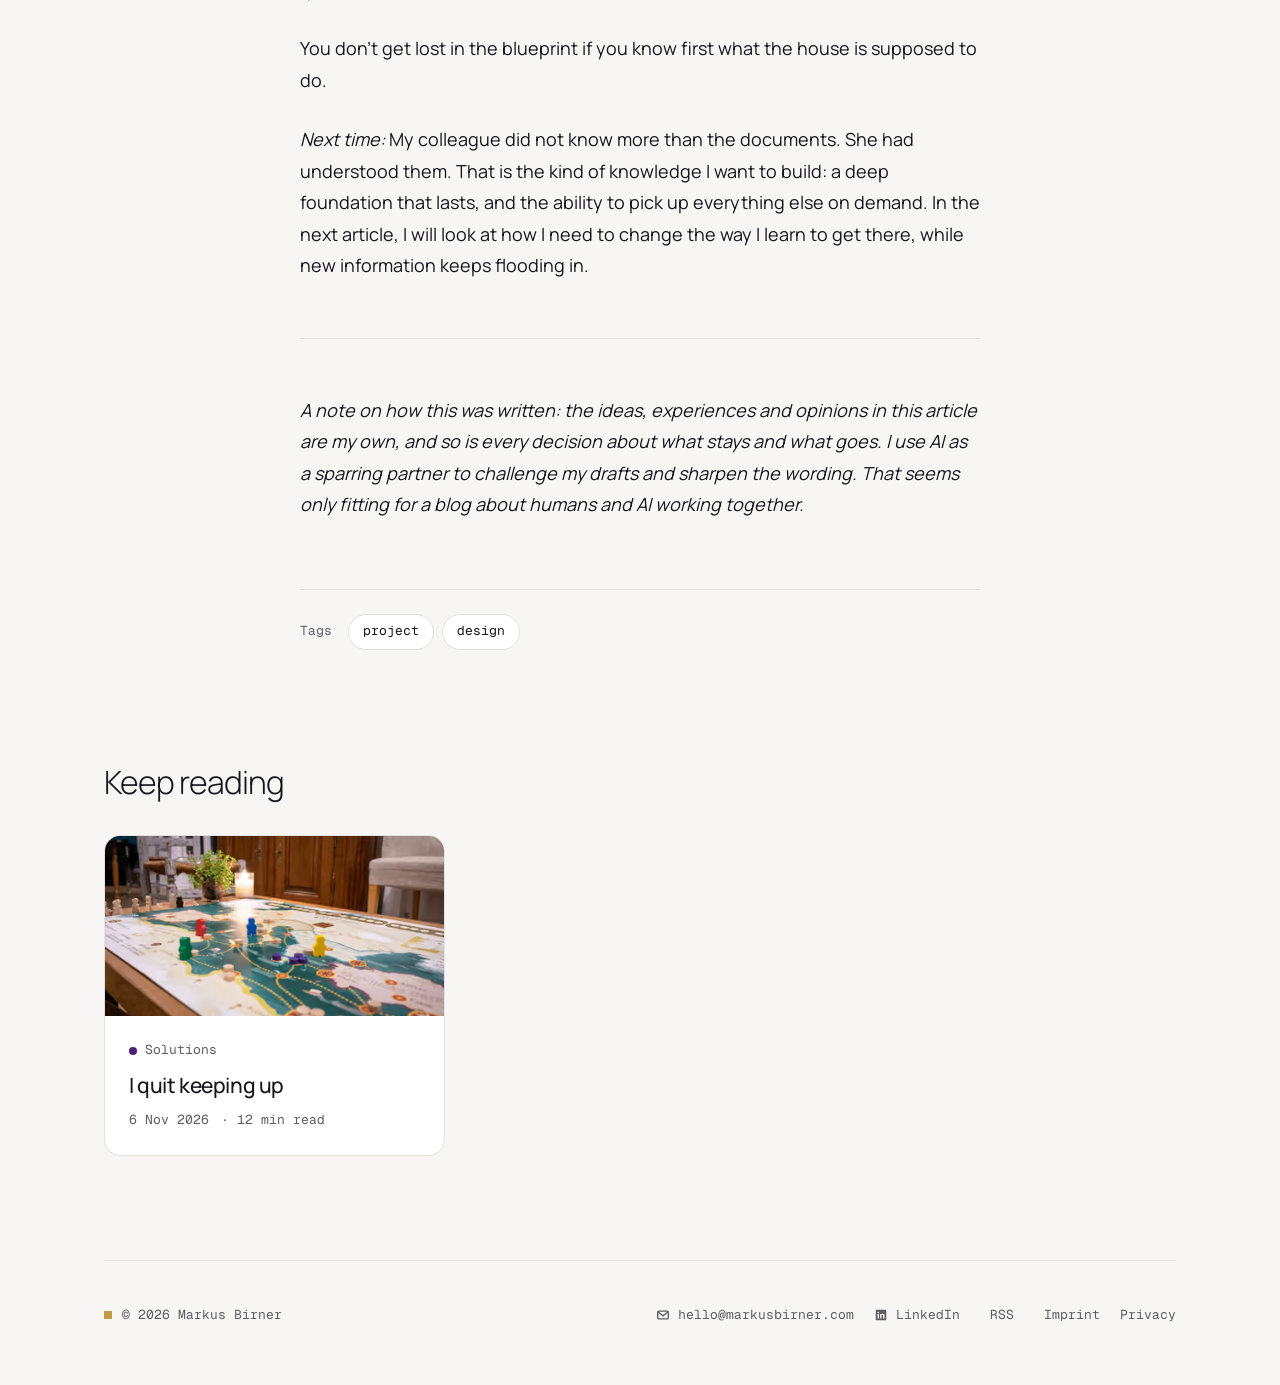
<file: posts/lost-in-the-blueprint/index.html>
<!DOCTYPE html><html lang="en"><head><meta charset="utf-8"><meta name="viewport" content="width=device-width, initial-scale=1"><title>Lost in the blueprint – markusbirner.com</title><meta name="description" content="Thousands of pages, dozens of experts, and still no picture of how the business really works."><link rel="canonical" href="https://markusbirner.com/posts/lost-in-the-blueprint/"><link rel="icon" type="image/svg+xml" href="/favicon.svg"><link rel="alternate" type="application/rss+xml" title="Beyond Legacy · Markus Birner" href="/rss.xml"><meta name="theme-color" content="#4b1d7a"><meta property="og:title" content="Lost in the blueprint – markusbirner.com"><meta property="og:description" content="Thousands of pages, dozens of experts, and still no picture of how the business really works."><meta property="og:url" content="https://markusbirner.com/posts/lost-in-the-blueprint/"><meta property="og:type" content="article"><meta property="og:locale" content="en_US"><meta property="article:published_time" content="2026-10-30T00:00:00.000Z"><meta property="og:image" content="https://markusbirner.com/_astro/lost-in-the-blueprint.vrdbc8Ae_2fCevr.jpg"><meta name="twitter:card" content="summary_large_image"><style>@font-face{font-family:Manrope-534368a5fa28ba27;src:url("/_astro/fonts/812744f5fa2f9edd.woff2") format("woff2");font-display:swap;unicode-range:U+0000-00FF,U+0131,U+0152-0153,U+02BB-02BC,U+02C6,U+02DA,U+02DC,U+0304,U+0308,U+0329,U+2000-206F,U+20AC,U+2122,U+2191,U+2193,U+2212,U+2215,U+FEFF,U+FFFD;font-weight:300;font-style:normal;}@font-face{font-family:Manrope-534368a5fa28ba27;src:url("/_astro/fonts/a0364beae0465cbc.woff2") format("woff2");font-display:swap;unicode-range:U+0000-00FF,U+0131,U+0152-0153,U+02BB-02BC,U+02C6,U+02DA,U+02DC,U+0304,U+0308,U+0329,U+2000-206F,U+20AC,U+2122,U+2191,U+2193,U+2212,U+2215,U+FEFF,U+FFFD;font-weight:400;font-style:normal;}@font-face{font-family:Manrope-534368a5fa28ba27;src:url("/_astro/fonts/8f187fb7547bdd88.woff2") format("woff2");font-display:swap;unicode-range:U+0000-00FF,U+0131,U+0152-0153,U+02BB-02BC,U+02C6,U+02DA,U+02DC,U+0304,U+0308,U+0329,U+2000-206F,U+20AC,U+2122,U+2191,U+2193,U+2212,U+2215,U+FEFF,U+FFFD;font-weight:500;font-style:normal;}@font-face{font-family:Manrope-534368a5fa28ba27;src:url("/_astro/fonts/7e23a19bd44d5f3f.woff2") format("woff2");font-display:swap;unicode-range:U+0000-00FF,U+0131,U+0152-0153,U+02BB-02BC,U+02C6,U+02DA,U+02DC,U+0304,U+0308,U+0329,U+2000-206F,U+20AC,U+2122,U+2191,U+2193,U+2212,U+2215,U+FEFF,U+FFFD;font-weight:600;font-style:normal;}@font-face{font-family:"Manrope-534368a5fa28ba27 fallback: Arial";src:local("Arial");font-display:swap;font-weight:300;font-style:normal;size-adjust:101.3906%;ascent-override:105.138%;descent-override:29.5885%;line-gap-override:0%;}@font-face{font-family:"Manrope-534368a5fa28ba27 fallback: Arial";src:local("Arial");font-display:swap;font-weight:400;font-style:normal;size-adjust:101.3906%;ascent-override:105.138%;descent-override:29.5885%;line-gap-override:0%;}@font-face{font-family:"Manrope-534368a5fa28ba27 fallback: Arial";src:local("Arial");font-display:swap;font-weight:500;font-style:normal;size-adjust:101.3906%;ascent-override:105.138%;descent-override:29.5885%;line-gap-override:0%;}@font-face{font-family:"Manrope-534368a5fa28ba27 fallback: Arial";src:local("Arial");font-display:swap;font-weight:600;font-style:normal;size-adjust:101.3906%;ascent-override:105.138%;descent-override:29.5885%;line-gap-override:0%;}:root{--font-manrope:Manrope-534368a5fa28ba27,"Manrope-534368a5fa28ba27 fallback: Arial",system-ui,sans-serif;}</style><link rel="preload" href="/_astro/fonts/812744f5fa2f9edd.woff2" as="font" type="font/woff2" crossorigin><link rel="preload" href="/_astro/fonts/a0364beae0465cbc.woff2" as="font" type="font/woff2" crossorigin><link rel="preload" href="/_astro/fonts/8f187fb7547bdd88.woff2" as="font" type="font/woff2" crossorigin><link rel="preload" href="/_astro/fonts/7e23a19bd44d5f3f.woff2" as="font" type="font/woff2" crossorigin><style>@font-face{font-family:"Geist Mono-1eb499216200b70e";src:url("/_astro/fonts/11b9bd8d05cc28fd.woff2") format("woff2");font-display:swap;unicode-range:U+0000-00FF,U+0131,U+0152-0153,U+02BB-02BC,U+02C6,U+02DA,U+02DC,U+0304,U+0308,U+0329,U+2000-206F,U+20AC,U+2122,U+2191,U+2193,U+2212,U+2215,U+FEFF,U+FFFD;font-weight:400;font-style:normal;}@font-face{font-family:"Geist Mono-1eb499216200b70e";src:url("/_astro/fonts/1fe2f2f324b7284f.woff2") format("woff2");font-display:swap;unicode-range:U+0000-00FF,U+0131,U+0152-0153,U+02BB-02BC,U+02C6,U+02DA,U+02DC,U+0304,U+0308,U+0329,U+2000-206F,U+20AC,U+2122,U+2191,U+2193,U+2212,U+2215,U+FEFF,U+FFFD;font-weight:500;font-style:normal;}@font-face{font-family:"Geist Mono-1eb499216200b70e fallback: Courier New";src:local("Courier New");font-display:swap;font-weight:400;font-style:normal;size-adjust:99.9837%;ascent-override:100.5164%;descent-override:29.5048%;}@font-face{font-family:"Geist Mono-1eb499216200b70e fallback: Courier New";src:local("Courier New");font-display:swap;font-weight:500;font-style:normal;size-adjust:99.9837%;ascent-override:100.5164%;descent-override:29.5048%;}:root{--font-geist-mono:"Geist Mono-1eb499216200b70e","Geist Mono-1eb499216200b70e fallback: Courier New",ui-monospace,monospace;}</style><!-- Apply the saved colour mode before the first paint (prevents flicker) --><script>
			try {
				const t = localStorage.getItem('theme');
				if (t === 'light' || t === 'dark') document.documentElement.dataset.theme = t;
			} catch (e) {}
		</script><link rel="stylesheet" href="/_astro/BaseLayout.CbfFGgYT.css"><style>.cover[data-astro-cid-2z4hosiv]{background:var(--code-bg);position:relative;overflow:hidden}.cover[data-astro-cid-2z4hosiv]>div[data-astro-cid-2z4hosiv],.cover[data-astro-cid-2z4hosiv]>span[data-astro-cid-2z4hosiv]{position:absolute}.cover--photo[data-astro-cid-2z4hosiv] picture{display:contents}.cover--photo[data-astro-cid-2z4hosiv] img{object-fit:cover;width:100%;height:100%;position:absolute;inset:0}.cover--large[data-astro-cid-2z4hosiv]{min-height:clamp(260px,38vw,440px)}.l-dots[data-astro-cid-2z4hosiv]{width:46%;top:0;bottom:0;right:0}.l-ring[data-astro-cid-2z4hosiv]{border:1px solid var(--accent);border-radius:50%;width:240px;height:240px;top:calc(50% - 120px);left:12%}.l-square[data-astro-cid-2z4hosiv]{background:var(--accent);width:88px;height:88px;top:calc(50% - 4px);left:calc(12% + 170px)}.l-soft[data-astro-cid-2z4hosiv]{background:var(--accent-soft);width:124px;height:124px;top:18%;right:12%}.l-gold[data-astro-cid-2z4hosiv]{background:var(--gold);width:28px;height:28px;top:calc(18% + 108px);right:calc(12% + 108px)}.l-label[data-astro-cid-2z4hosiv]{font-family:var(--font-mono);color:var(--muted);font-size:12px;bottom:18px;left:24px}.cover--card[data-astro-cid-2z4hosiv]{height:180px}.c-dots[data-astro-cid-2z4hosiv]{background-size:16px 16px;width:40%;top:0;bottom:0;right:0}.w-ring[data-astro-cid-2z4hosiv]{border:1px solid var(--accent);border-radius:50%;width:112px;height:112px;top:34px;left:28px}.w-square[data-astro-cid-2z4hosiv]{background:var(--accent);width:52px;height:52px;top:92px;left:104px}.w-gold[data-astro-cid-2z4hosiv]{background:var(--gold);width:18px;height:18px;top:40px;left:164px}.t-a[data-astro-cid-2z4hosiv]{background:var(--accent);width:72px;height:72px;top:36px;left:28px}.t-b[data-astro-cid-2z4hosiv]{background:var(--accent-soft);width:72px;height:72px;top:36px;left:112px}.t-gold[data-astro-cid-2z4hosiv]{background:var(--gold);width:32px;height:32px;top:120px;left:112px}.cover--technology[data-astro-cid-2z4hosiv]{background:var(--fg)}.terminal[data-astro-cid-2z4hosiv]{font-family:var(--font-mono);color:var(--bg);flex-direction:column;justify-content:center;gap:8px;padding:0 28px;font-size:14px;display:flex;inset:0}.terminal[data-astro-cid-2z4hosiv] b[data-astro-cid-2z4hosiv]{color:var(--gold);font-weight:400}.terminal[data-astro-cid-2z4hosiv] .dim[data-astro-cid-2z4hosiv]{opacity:.6}.terminal[data-astro-cid-2z4hosiv] .prompt[data-astro-cid-2z4hosiv]{align-items:center;gap:6px;display:flex}.terminal[data-astro-cid-2z4hosiv] i[data-astro-cid-2z4hosiv]{background:var(--accent-soft);width:8px;height:16px;display:block}.cover--innovation[data-astro-cid-2z4hosiv]{background:var(--accent-soft)}.diamonds[data-astro-cid-2z4hosiv]{align-items:center;gap:28px;padding-left:44px;display:flex;inset:0}.dia[data-astro-cid-2z4hosiv]{border:1.5px solid var(--accent);flex:none;width:60px;height:60px;transform:rotate(45deg)}.dia--fill[data-astro-cid-2z4hosiv]{background:var(--accent)}.dia--gold[data-astro-cid-2z4hosiv]{border-color:var(--gold);background:var(--gold);width:28px;height:28px}@media (width<=600px){.l-ring[data-astro-cid-2z4hosiv]{width:160px;height:160px;top:calc(50% - 80px);left:8%}.l-square[data-astro-cid-2z4hosiv]{width:60px;height:60px;left:calc(8% + 112px)}.l-soft[data-astro-cid-2z4hosiv]{width:76px;height:76px;right:8%}.l-gold[data-astro-cid-2z4hosiv]{width:20px;height:20px;top:calc(18% + 64px);right:calc(8% + 64px)}}
.article[data-astro-cid-vt34qafq]{padding-bottom:96px}.article-head[data-astro-cid-vt34qafq]{max-width:760px;margin:0 auto;padding:72px 0 48px}.back[data-astro-cid-vt34qafq]{color:var(--muted);margin-bottom:32px}.article-head[data-astro-cid-vt34qafq] .meta[data-astro-cid-vt34qafq]{margin-bottom:20px}.cat-pill[data-astro-cid-vt34qafq]{background:var(--accent-soft);color:var(--fg);border-radius:999px;align-items:center;gap:8px;padding:4px 12px;display:inline-flex}.article-title[data-astro-cid-vt34qafq]{margin-bottom:24px;font-size:clamp(36px,7vw,56px)}.article-lede[data-astro-cid-vt34qafq]{color:var(--muted);margin:0;font-size:21px;font-weight:300;line-height:1.55}.article-figure[data-astro-cid-vt34qafq]{margin:0}.article-cover{border-radius:var(--radius-band)}.cover-credit[data-astro-cid-vt34qafq]{color:var(--muted);text-align:right;margin-top:10px;font-size:12px}.cover-credit[data-astro-cid-vt34qafq] a[data-astro-cid-vt34qafq]{color:inherit;text-underline-offset:3px;padding:6px 0;text-decoration:underline;display:inline-block}.article-layout[data-astro-cid-vt34qafq]{padding-top:64px}.toc[data-astro-cid-vt34qafq]{border:1px solid var(--line);background:var(--surface);border-radius:14px;max-width:680px;margin:0 auto 48px;padding:20px 24px;font-size:14px}.toc__title[data-astro-cid-vt34qafq]{color:var(--muted);margin:0 0 12px;font-size:12px}.toc[data-astro-cid-vt34qafq] ol[data-astro-cid-vt34qafq]{border-left:1px solid var(--line);margin:0;padding:0;list-style:none}.toc[data-astro-cid-vt34qafq] li[data-astro-cid-vt34qafq]{margin-left:-1px}.toc[data-astro-cid-vt34qafq] a[data-astro-cid-vt34qafq]{color:var(--muted);border-left:2px solid #0000;gap:10px;padding:6px 0 6px 14px;line-height:1.45;display:flex}.toc[data-astro-cid-vt34qafq] a[data-astro-cid-vt34qafq]:hover{color:var(--fg);text-decoration:none}.toc[data-astro-cid-vt34qafq] a[data-astro-cid-vt34qafq][aria-current]{border-left-color:var(--gold);color:var(--fg);font-weight:500}.toc__num[data-astro-cid-vt34qafq]{color:var(--gold-text);flex:none;padding-top:1px;font-size:12px}@media (width>=1100px){.article-layout--toc[data-astro-cid-vt34qafq]{grid-template-columns:minmax(0,1fr) minmax(0,680px) minmax(0,1fr);column-gap:40px;display:grid}.article-layout--toc[data-astro-cid-vt34qafq] .toc[data-astro-cid-vt34qafq]{background:0 0;border:0;grid-column:1;align-self:start;margin:0;padding:0;position:sticky;top:32px}.article-layout--toc[data-astro-cid-vt34qafq] .article-body[data-astro-cid-vt34qafq]{grid-area:1/2;margin:0}}.article-tags[data-astro-cid-vt34qafq]{border-top:1px solid var(--line);max-width:680px;color:var(--muted);flex-wrap:wrap;align-items:center;gap:8px;margin:40px auto 0;padding-top:24px;font-size:13px;display:flex}.article-tags[data-astro-cid-vt34qafq]>.mono[data-astro-cid-vt34qafq]:first-child{margin-right:8px}.tag[data-astro-cid-vt34qafq]{min-height:36px;color:var(--fg);padding:0 14px;font-size:13px}.tag[data-astro-cid-vt34qafq]:hover{border-color:var(--line)}.next[data-astro-cid-vt34qafq]{padding:16px 0 104px}
</style></head><body><a class="skip-link" href="#content">Skip to content</a><div class="container"><header class="site-header"><a class="logo" href="/">markusbirner.com</a><nav class="nav" aria-label="Main navigation"><a href="/" aria-current="page">Posts</a><a href="/topics/">Topics</a><a href="/about/">About</a><button class="icon-btn" type="button" data-theme-toggle aria-pressed="false" aria-label="Dark mode" title="Light / dark mode"><svg aria-hidden="true" width="18" height="18" viewBox="0 0 24 24" fill="none" stroke="currentColor" stroke-width="1.5"><circle cx="12" cy="12" r="8"></circle><path d="M12 4a8 8 0 0 1 0 16z" fill="currentColor"></path></svg></button></nav></header><script type="module">var e=document.documentElement,t=document.querySelector(`[data-theme-toggle]`),n=window.matchMedia(`(prefers-color-scheme: dark)`),r=()=>e.dataset.theme??(n.matches?`dark`:`light`),i=()=>t?.setAttribute(`aria-pressed`,String(r()===`dark`));i(),n.addEventListener(`change`,i),t?.addEventListener(`click`,()=>{let t=r()===`dark`?`light`:`dark`;e.dataset.theme=t,i();try{localStorage.setItem(`theme`,t)}catch{}});</script><main id="content"><article class="article" data-astro-cid-vt34qafq><header class="article-head" data-astro-cid-vt34qafq><a class="chip back" href="/" data-astro-cid-vt34qafq><svg aria-hidden="true" width="16" height="16" viewBox="0 0 16 16" fill="none" stroke="currentColor" stroke-width="1.5" data-astro-cid-vt34qafq><path d="M13 8H3M7 4L3 8l4 4" data-astro-cid-vt34qafq></path></svg>All posts</a><div class="meta" data-astro-cid-vt34qafq><a class="cat-pill" href="/topics/?topic=solutions" data-astro-cid-vt34qafq><span class="glyph glyph--solutions" aria-hidden="true"></span>Solutions</a><time datetime="2026-10-30" data-astro-cid-vt34qafq>30 October 2026</time><span aria-hidden="true" data-astro-cid-vt34qafq>·</span><span data-astro-cid-vt34qafq>7 min read</span></div><h1 class="display article-title" data-astro-cid-vt34qafq>Lost in the <span class="hl">blueprint</span></h1><p class="article-lede" data-astro-cid-vt34qafq>Thousands of pages, dozens of experts, and still no picture of how the business really works.</p></header><figure class="article-figure" data-astro-cid-vt34qafq><div class="cover cover--large cover--photo article-cover" data-astro-cid-2z4hosiv><picture data-astro-cid-2z4hosiv="true"><source srcset="/_astro/lost-in-the-blueprint.vrdbc8Ae_Z1R3HRp.avif 800w, /_astro/lost-in-the-blueprint.vrdbc8Ae_Z15rHXd.avif 1200w, /_astro/lost-in-the-blueprint.vrdbc8Ae_Sx0iz.avif 1600w, /_astro/lost-in-the-blueprint.vrdbc8Ae_ZeRGrs.avif 2000w" type="image/avif" sizes="(max-width: 1120px) calc(100vw - 48px), 1072px"><source srcset="/_astro/lost-in-the-blueprint.vrdbc8Ae_Z1xMAjf.webp 800w, /_astro/lost-in-the-blueprint.vrdbc8Ae_Z1sEaf0.webp 1200w, /_astro/lost-in-the-blueprint.vrdbc8Ae_ZInyzW.webp 1600w, /_astro/lost-in-the-blueprint.vrdbc8Ae_Z1QNgkY.webp 2000w" type="image/webp" sizes="(max-width: 1120px) calc(100vw - 48px), 1072px"><img src="/_astro/lost-in-the-blueprint.vrdbc8Ae_1dYlbj.jpg" srcset="/_astro/lost-in-the-blueprint.vrdbc8Ae_1bCTBx.jpg 800w, /_astro/lost-in-the-blueprint.vrdbc8Ae_2fCevr.jpg 1200w, /_astro/lost-in-the-blueprint.vrdbc8Ae_Z2b7iNI.jpg 1600w, /_astro/lost-in-the-blueprint.vrdbc8Ae_1KE8fb.jpg 2000w" alt="Cyanotypie of dried wildflowers and seed capsules" sizes="(max-width: 1120px) calc(100vw - 48px), 1072px" loading="eager" fetchpriority="high" data-astro-cid-2z4hosiv="true" decoding="async" width="3431" height="2573"></picture></div><figcaption class="mono cover-credit" data-astro-cid-vt34qafq>Photo: <a href="https://unsplash.com/de/fotos/cyanotypie-von-getrockneten-wildblumen-und-samenkapseln-H-Cj2QtX2o8" rel="noopener" data-astro-cid-vt34qafq>Siobhan Flannery on Unsplash</a></figcaption></figure><div class="article-layout article-layout--toc" data-astro-cid-vt34qafq><nav class="toc" aria-labelledby="toc-title" data-toc data-astro-cid-vt34qafq><p id="toc-title" class="mono toc__title" data-astro-cid-vt34qafq>On this page</p><ol data-astro-cid-vt34qafq><li data-astro-cid-vt34qafq><a href="#two-hours-with-a-colleague" data-astro-cid-vt34qafq><span class="mono toc__num" aria-hidden="true" data-astro-cid-vt34qafq>01</span><span data-astro-cid-vt34qafq>Two hours with a colleague</span></a></li><li data-astro-cid-vt34qafq><a href="#solutions-in-disguise" data-astro-cid-vt34qafq><span class="mono toc__num" aria-hidden="true" data-astro-cid-vt34qafq>02</span><span data-astro-cid-vt34qafq>Solutions in disguise</span></a></li><li data-astro-cid-vt34qafq><a href="#until-now" data-astro-cid-vt34qafq><span class="mono toc__num" aria-hidden="true" data-astro-cid-vt34qafq>03</span><span data-astro-cid-vt34qafq>Until now</span></a></li><li data-astro-cid-vt34qafq><a href="#from-tool-to-value" data-astro-cid-vt34qafq><span class="mono toc__num" aria-hidden="true" data-astro-cid-vt34qafq>04</span><span data-astro-cid-vt34qafq>From tool to value</span></a></li><li data-astro-cid-vt34qafq><a href="#putting-it-to-the-test" data-astro-cid-vt34qafq><span class="mono toc__num" aria-hidden="true" data-astro-cid-vt34qafq>05</span><span data-astro-cid-vt34qafq>Putting it to the test</span></a></li><li data-astro-cid-vt34qafq><a href="#out-of-the-trap" data-astro-cid-vt34qafq><span class="mono toc__num" aria-hidden="true" data-astro-cid-vt34qafq>06</span><span data-astro-cid-vt34qafq>Out of the trap</span></a></li></ol></nav><div class="prose article-body" data-astro-cid-vt34qafq><p>A scene many of you will know: you need to onboard yourself onto a new project, and the first thing you get is a link to a SharePoint site where documents have been pouring in for years. Along with the reassuring promise that everything you need is in there.</p>
<p>This time, everything really was in there. Hundreds of folders, thousands of documents. Presentation slides, PDF libraries, process diagrams and session recordings. I spent days trying to dive into this lake of information, without ever getting my feet wet.</p>
<p>Every single page made sense on its own. Yet after all that reading, I could not have told you how the business actually worked. Where the money came from. Where things went wrong. What kept people awake at night.</p>
<p>My first explanation was obvious: too many documents, badly maintained, half of them outdated. A classic documentation problem.</p>
<p>It was wrong.</p>
<h2 id="two-hours-with-a-colleague">Two hours with a colleague</h2>
<p>A few weeks ago, I sat down with a colleague who has been working in this area for more than 20 years. I asked her about a specific business scenario, expecting a few pointers to the right documents.</p>
<p>Instead, we talked it through. I asked a lot of questions, many of them naive, and every answer raised the next one. Step by step, a picture formed in my head. Processes I had only known as separate documents began to connect, until the whole thing came together.</p>
<p>It took roughly two hours. Afterwards, I understood more than after three days in the archive.</p>
<p>She did not walk me through systems or transactions. She started with the problem the business was trying to solve, and everything else fell into place around it. She gave me less information than the archive, but in the right order.</p>
<p>And the real value was not a transfer of information from her head to mine. It was the dialogue. The documents answered questions I had never asked. She answered the ones I actually had, and helped me find the ones I should have asked.</p>
<p>That was when I realised the documents were not the problem. The way I had been reading them was.</p>
<h2 id="solutions-in-disguise">Solutions in disguise</h2>
<p>I read the archive the way I have read documents for more than 15 years: as an IT person.</p>
<p>I was looking for requirements. Interfaces. Data objects. Customizing. Every paragraph was quietly translated into one question: what does the system need to do? And while I was still reading, I was already designing. I had solutions before I understood the problem.</p>
<p>In the SAP world, we even built a method around this habit. The Business Blueprint was the phase in classic SAP projects where requirements were collected from the business and written down, often in hundreds of pages. Collect, document, sign off, build.</p>
<p>The trouble is that most requirements are solutions in disguise. Take a typical one:</p>
<blockquote>
<p><em>“We need a report of open receivables by due date.”</em></p>
</blockquote>
<p>It sounds like a requirement. In fact, it is already a solution. The real problem behind it might be: <em>“We notice liquidity shortfalls too late.”</em> That sentence appears nowhere. I have spent years in IT projects trying to solve problems the business never actually put into words.</p>
<p>A thousand pages of requirements give you a thousand fragments of solutions. They do not give you a picture of what the business is trying to achieve.</p>
<p>My colleague could do something I had never consciously practised: frame a problem so that it becomes solvable. That is often harder than the solution itself.</p>
<h2 id="until-now">Until now</h2>
<p>For a long time, this weakness did not matter much. Somebody else did the business side. I did the solution. That division of labour has paid my bills for my entire career. Until now.</p>
<p>Look at how I have actually spent my time: writing specifications, designing customizing and enhancements, drafting technical concepts and interface mappings, documenting what was built.</p>
<p>Now ask, for each of these: how much can AI already do today, and how much in two years? Not all of it, not yet. But the direction is clear. Each of these tasks is getting cheaper and faster, and the quality improves with every model generation.</p>
<p>When solutions become cheap, the bottleneck moves. The scarce skill is no longer building the solution. It is knowing whether you are solving the right problem.</p>
<p>My advantage was always in the <em>how</em>. The <em>how</em> is losing its value.</p>
<h2 id="from-tool-to-value">From tool to value</h2>
<p>So what do I change? Two things: how I approach a problem, and what I am willing to accept as a solution.</p>
<p><strong>First, the problem before the tool.</strong> It starts with the first question I ask. Not “What should the system do?” but “What goes wrong today, and what does it cost?” Systems and tools stay out of the conversation until the answer fits into one sentence. Behind every requirement, I keep asking “what for?” until I reach a business goal. And I treat conversations like the one with my colleague as the primary source, and documents as secondary.</p>
<p><strong>Second, openness.</strong> Not every problem needs software, and not every piece of software belongs in the core system. Sometimes the answer is a changed process, a data clean-up, an AI agent, or simply leaving something out.</p>
<p>SAP itself has walked a similar path. Its current methodology, SAP Activate, has replaced the classic Business Blueprint with fit-to-standard workshops. They start from the standard and ask only where the business really differs, and why. At its core, that is a method for framing the problem.</p>
<h2 id="putting-it-to-the-test">Putting it to the test</h2>
<p>Good intentions are cheap. So I am testing this on the least promising case I can think of.</p>
<p>I am currently preparing a technical migration in an SAP landscape. It is necessary, not optional. Migrations are usually framed the same way: a list of technical measures, a budget, a risk register. The business sees a cost block and a disruption.</p>
<p>I want to ask a different question. Not: <em>What do we technically have to do to migrate?</em> But: <em>Since we have to touch everything anyway, which business problem can we solve along the way?</em></p>
<p>For a single item on the list, that looks like this:</p>
<ul>
<li><strong>The usual way:</strong> “Upgrade custom development X to the new release.”</li>
<li><strong>The reframed way:</strong> “Does the problem X once solved still exist? And if so, does the standard solve it better today?”</li>
</ul>
<p>Every custom development, every workaround, every special case becomes a question about the business, not about the system.</p>
<p>Will it work? I honestly do not know yet. I will report back.</p>
<h2 id="out-of-the-trap">Out of the trap</h2>
<p>We often talk about vendor lock-in. But there is a second kind that nobody puts in a contract: the one in our heads. If you only think in one system, you can only solve problems inside that system.</p>
<p>That does not mean throwing away what I know. More than 15 years of ERP experience are not a burden but a foundation. Understanding how processes, data and money flow through an enterprise is exactly the kind of deep knowledge that will not go out of date.</p>
<p>What I want to add is breadth: the ability to understand a business problem and solve it with whatever tool fits. Deep in one field, broad in problem solving. The required knowledge profile would be more T-shaped than siloed.</p>
<p>In my last article, I argued that as AI takes over the craft, the understanding behind it becomes more valuable. This article adds one piece: the most valuable understanding is not of the system, but of the problem it is meant to solve.</p>
<p>The Business Blueprint asked what the business wants to have. The better question is what it wants to achieve.</p>
<p>You don’t get lost in the blueprint if you know first what the house is supposed to do.</p>
<p><em>Next time:</em> My colleague did not know more than the documents. She had understood them. That is the kind of knowledge I want to build: a deep foundation that lasts, and the ability to pick up everything else on demand. In the next article, I will look at how I need to change the way I learn to get there, while new information keeps flooding in.</p>
<hr>
<p><em>A note on how this was written: the ideas, experiences and opinions in this article are my own, and so is every decision about what stays and what goes. I use AI as a sparring partner to challenge my drafts and sharpen the wording. That seems only fitting for a blog about humans and AI working together.</em></p></div></div><footer class="article-tags" data-astro-cid-vt34qafq><span class="mono" data-astro-cid-vt34qafq>Tags</span><span class="chip mono tag" data-astro-cid-vt34qafq>project</span><span class="chip mono tag" data-astro-cid-vt34qafq>design</span></footer></article><section class="next" aria-labelledby="keep-reading" data-astro-cid-vt34qafq><div class="section-head" data-astro-cid-vt34qafq><h2 id="keep-reading" class="section-title" data-astro-cid-vt34qafq>Keep reading</h2></div><div class="card-grid" data-astro-cid-vt34qafq><a class="card" href="/posts/i-quit-keeping-up/"><div class="cover cover--card cover--photo" data-astro-cid-2z4hosiv><picture data-astro-cid-2z4hosiv="true"><source srcset="/_astro/i-quit-keeping-up.C6dRsC0__1GrRAw.avif 400w, /_astro/i-quit-keeping-up.C6dRsC0__Z4RQJN.avif 640w, /_astro/i-quit-keeping-up.C6dRsC0__16W6P7.avif 800w" type="image/avif" sizes="(max-width: 700px) calc(100vw - 48px), 360px"><source srcset="/_astro/i-quit-keeping-up.C6dRsC0__Z1xq0lW.webp 400w, /_astro/i-quit-keeping-up.C6dRsC0__1Kqo6E.webp 640w, /_astro/i-quit-keeping-up.C6dRsC0__Z27UL7m.webp 800w" type="image/webp" sizes="(max-width: 700px) calc(100vw - 48px), 360px"><img src="/_astro/i-quit-keeping-up.C6dRsC0__Z14FOW9.jpg" srcset="/_astro/i-quit-keeping-up.C6dRsC0__ZLoCYj.jpg 400w, /_astro/i-quit-keeping-up.C6dRsC0__2wrKti.jpg 640w, /_astro/i-quit-keeping-up.C6dRsC0__Z1lToJI.jpg 800w" alt sizes="(max-width: 700px) calc(100vw - 48px), 360px" loading="lazy" fetchpriority="auto" data-astro-cid-2z4hosiv="true" decoding="async" width="3936" height="2216"></picture></div><div class="card-body"><span class="category-label"><span class="glyph glyph--solutions" aria-hidden="true"></span>Solutions</span><h3 class="card-title">I quit keeping up</h3><span class="meta"><time datetime="2026-11-06">6 Nov 2026</time> · 12 min read</span></div></a></div></section></main><footer class="site-footer" data-astro-cid-jo6i4kqk><span class="site-footer__copy" data-astro-cid-jo6i4kqk>© 2026 Markus Birner</span><nav aria-label="Contact and legal" data-astro-cid-jo6i4kqk><a href="mailto:hello@markusbirner.com" data-astro-cid-jo6i4kqk><svg aria-hidden="true" width="14" height="14" viewBox="0 0 16 16" fill="none" stroke="currentColor" stroke-width="1.5" data-astro-cid-jo6i4kqk><rect x="2" y="3.5" width="12" height="9" rx="1" data-astro-cid-jo6i4kqk></rect><path d="M2.5 4.5 8 9l5.5-4.5" data-astro-cid-jo6i4kqk></path></svg>hello@markusbirner.com</a><a href="https://www.linkedin.com/in/markusbirner" rel="me noopener" data-astro-cid-jo6i4kqk><svg aria-hidden="true" width="14" height="14" viewBox="0 0 16 16" fill="currentColor" data-astro-cid-jo6i4kqk><path d="M2 2.75C2 2.34 2.34 2 2.75 2h10.5c.41 0 .75.34.75.75v10.5c0 .41-.34.75-.75.75H2.75A.75.75 0 0 1 2 13.25V2.75Zm2.1 4.05v5.1h1.6V6.8H4.1Zm.8-2.55a.93.93 0 1 0 0 1.86.93.93 0 0 0 0-1.86ZM7 6.8v5.1h1.6V9.37c0-.67.13-1.32.96-1.32.82 0 .83.77.83 1.36v2.49H12V9.1c0-1.38-.3-2.43-1.9-2.43-.77 0-1.29.42-1.5.82h-.02V6.8H7Z" data-astro-cid-jo6i4kqk></path></svg>LinkedIn</a><a href="/rss.xml" data-astro-cid-jo6i4kqk>RSS</a><a href="/imprint/" data-astro-cid-jo6i4kqk>Imprint</a><a href="/privacy/" data-astro-cid-jo6i4kqk>Privacy</a></nav></footer></div></body></html><script type="module">var e=document.querySelector(`[data-toc]`);if(e){let t=[...e.querySelectorAll(`a`)],n=t.map(e=>document.getElementById(decodeURIComponent(e.hash.slice(1)))),r=!1,i=()=>{r=!1;let e=-1;n.forEach((t,n)=>{t&&t.getBoundingClientRect().top<=120&&(e=n)}),t.forEach((t,n)=>{n===e?t.setAttribute(`aria-current`,`true`):t.removeAttribute(`aria-current`)})};window.addEventListener(`scroll`,()=>{r||(r=!0,requestAnimationFrame(i))},{passive:!0}),i()}</script>
</file>
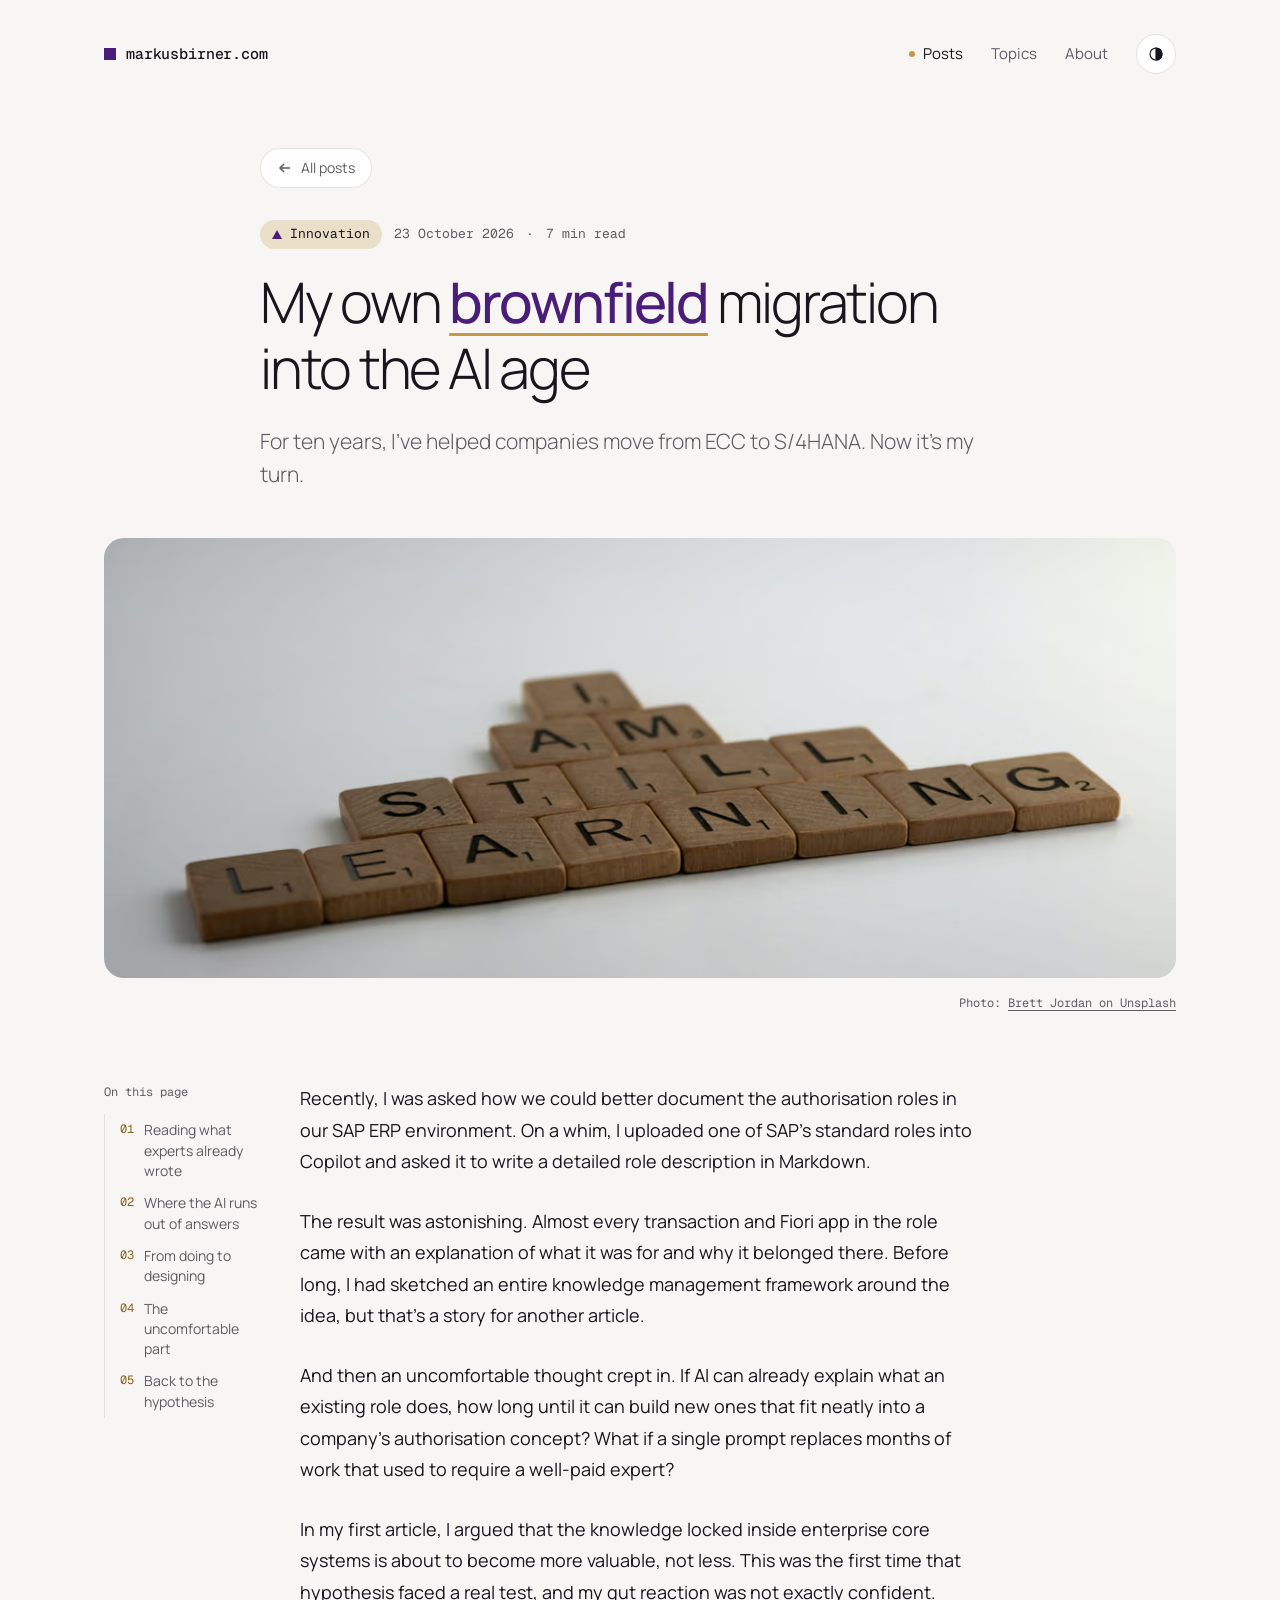
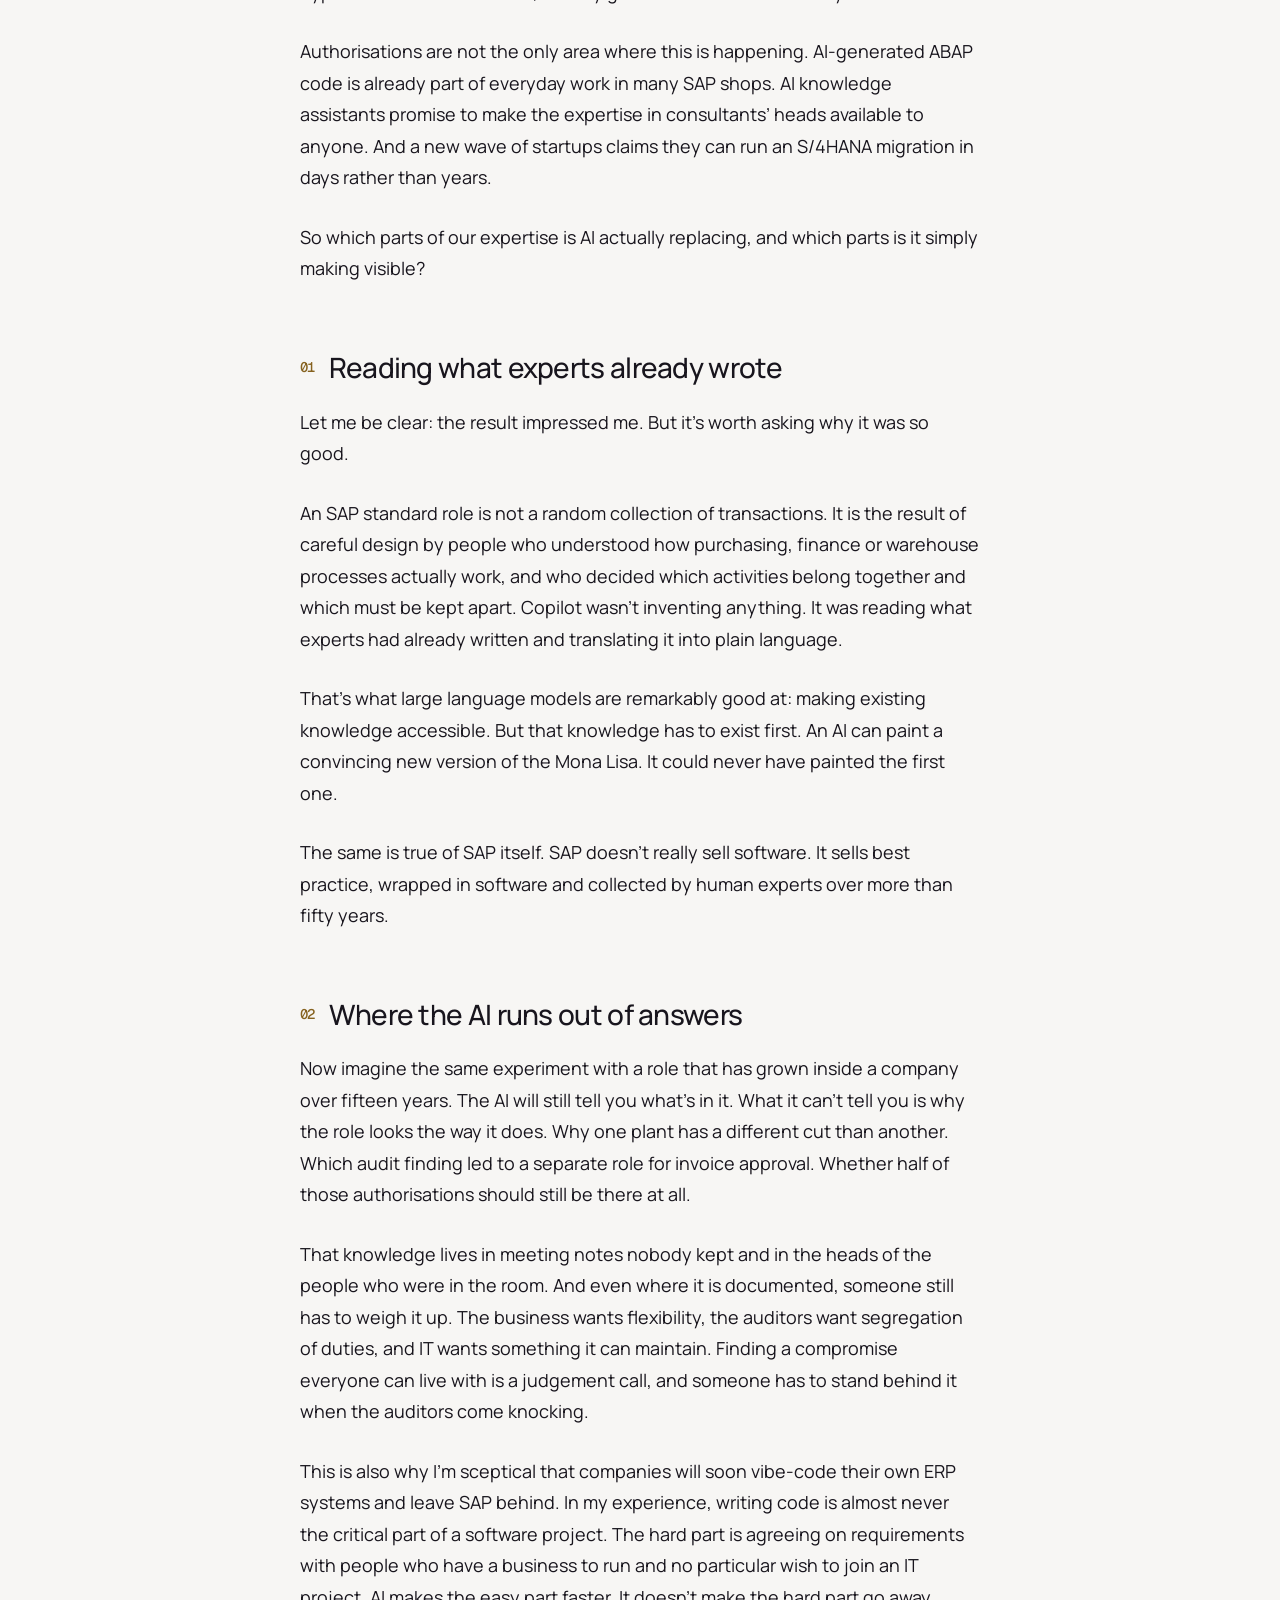
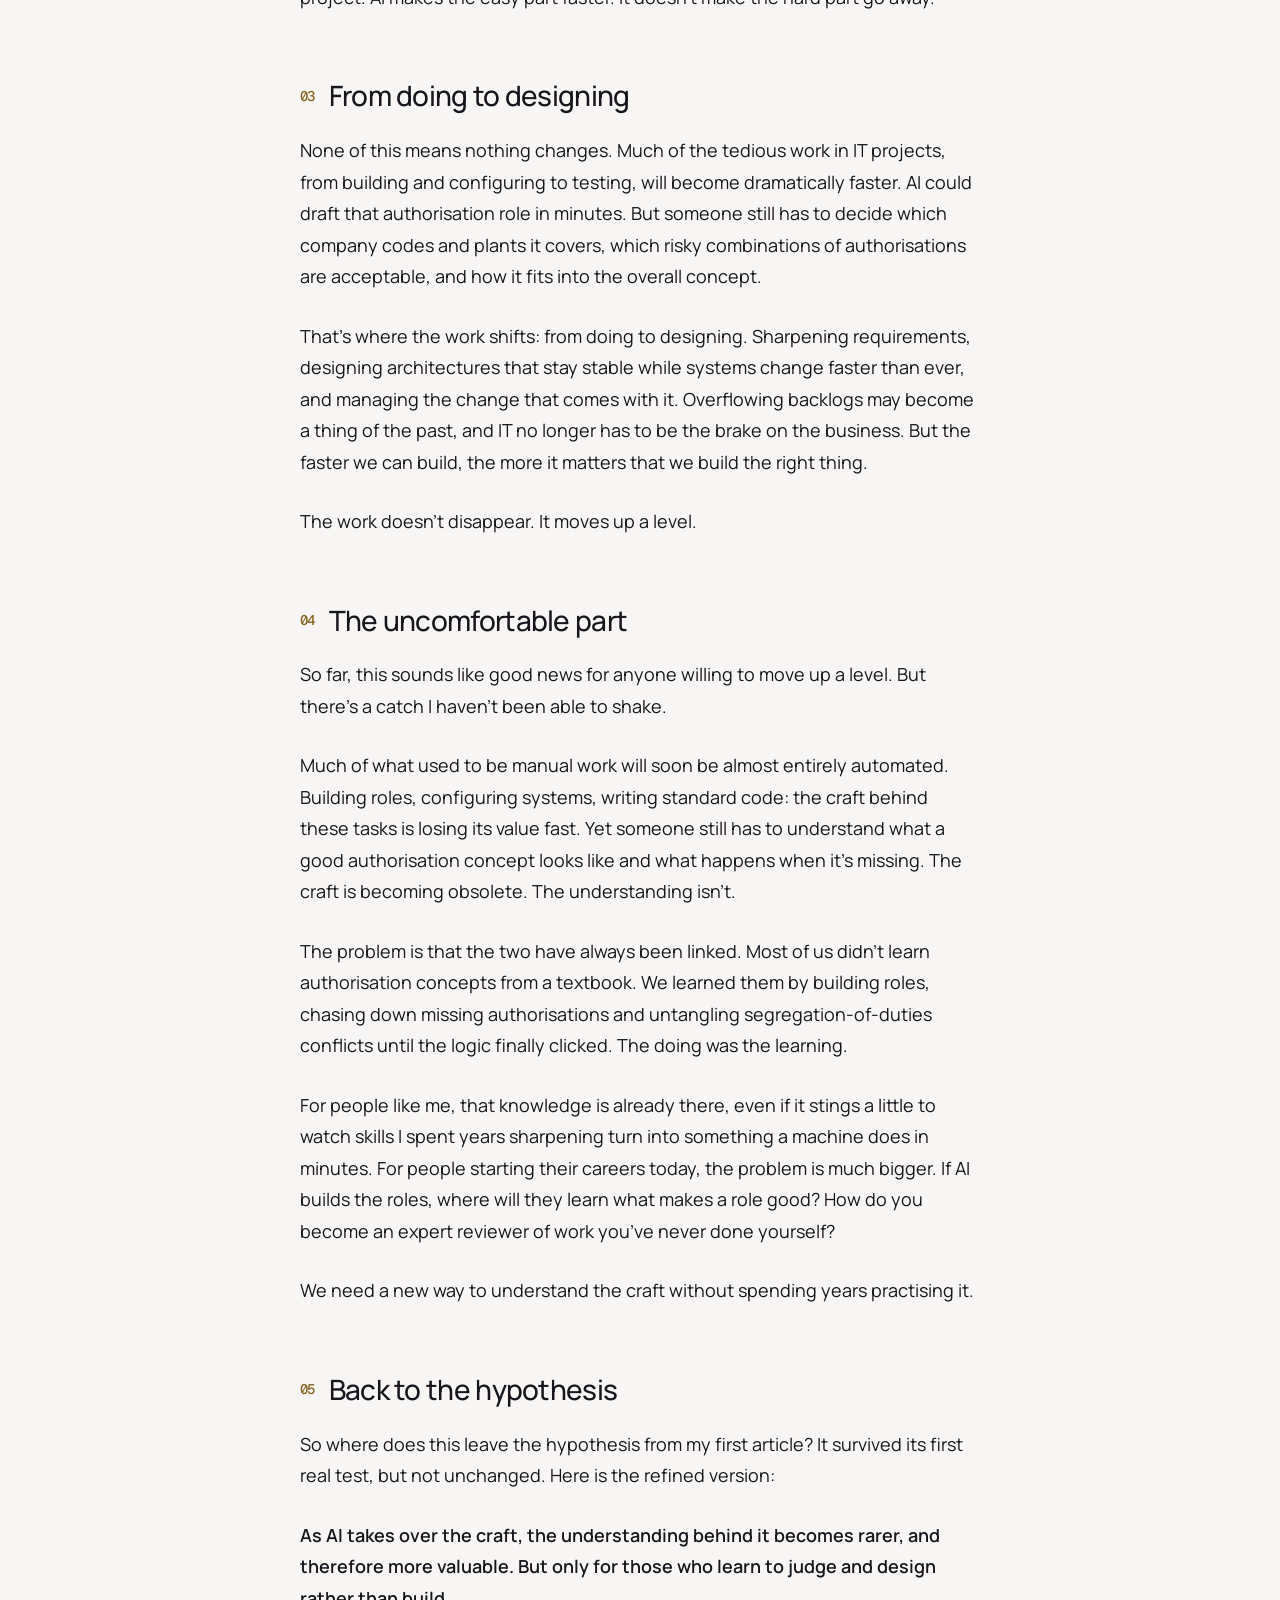
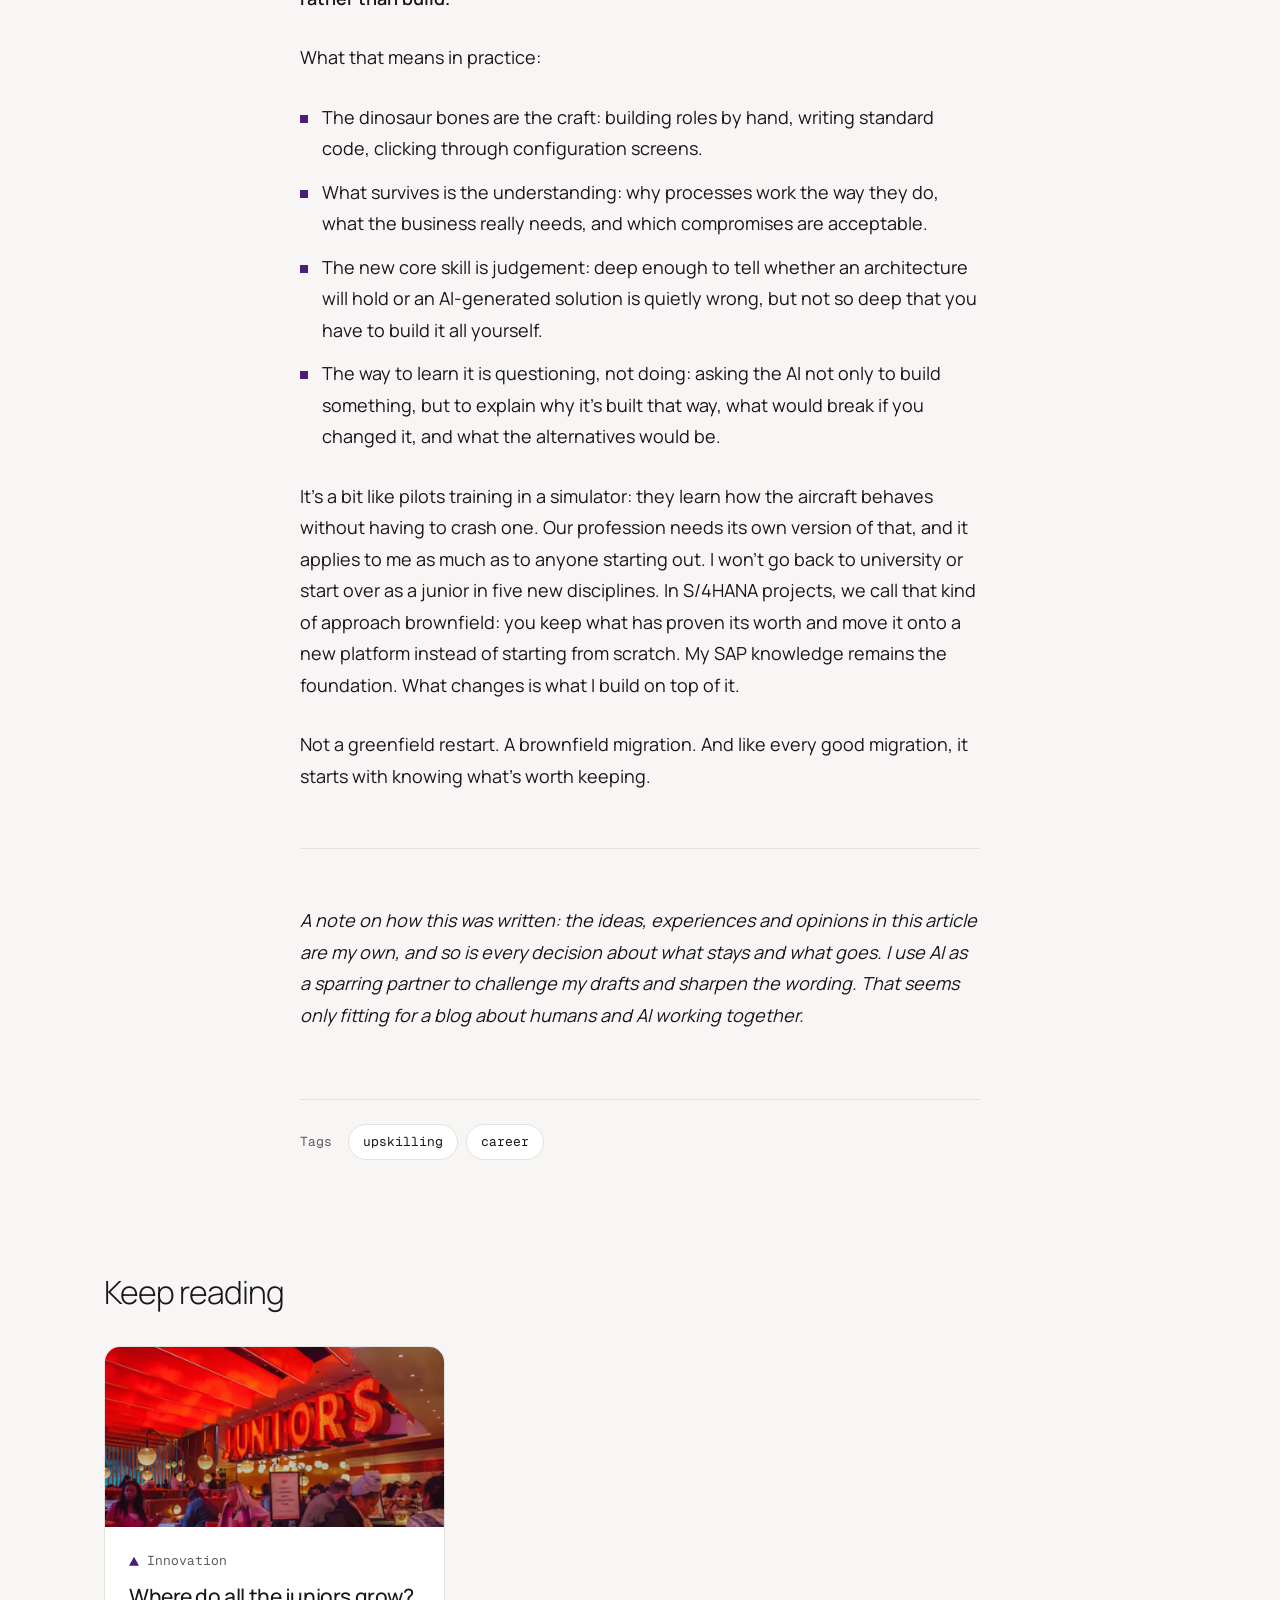
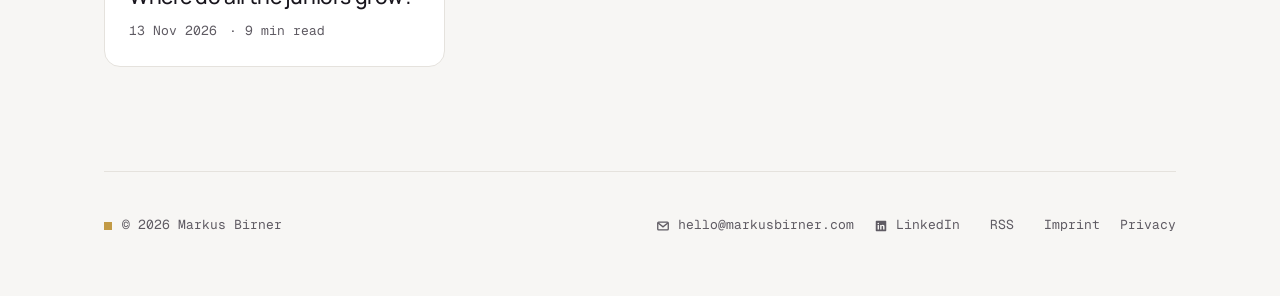
<file: posts/my-brownfield-migration/index.html>
<!DOCTYPE html><html lang="en"><head><meta charset="utf-8"><meta name="viewport" content="width=device-width, initial-scale=1"><title>My own brownfield migration into the AI age – markusbirner.com</title><meta name="description" content="For ten years, I've helped companies move from ECC to S/4HANA. Now it's my turn."><link rel="canonical" href="https://markusbirner.com/posts/my-brownfield-migration/"><link rel="icon" type="image/svg+xml" href="/favicon.svg"><link rel="alternate" type="application/rss+xml" title="Beyond Legacy · Markus Birner" href="/rss.xml"><meta name="theme-color" content="#4b1d7a"><meta property="og:title" content="My own brownfield migration into the AI age – markusbirner.com"><meta property="og:description" content="For ten years, I've helped companies move from ECC to S/4HANA. Now it's my turn."><meta property="og:url" content="https://markusbirner.com/posts/my-brownfield-migration/"><meta property="og:type" content="article"><meta property="og:locale" content="en_US"><meta property="article:published_time" content="2026-10-23T00:00:00.000Z"><meta property="og:image" content="https://markusbirner.com/_astro/my-brownfield-migration.DI9WPpQ1_Z14E0PK.jpg"><meta name="twitter:card" content="summary_large_image"><style>@font-face{font-family:Manrope-534368a5fa28ba27;src:url("/_astro/fonts/812744f5fa2f9edd.woff2") format("woff2");font-display:swap;unicode-range:U+0000-00FF,U+0131,U+0152-0153,U+02BB-02BC,U+02C6,U+02DA,U+02DC,U+0304,U+0308,U+0329,U+2000-206F,U+20AC,U+2122,U+2191,U+2193,U+2212,U+2215,U+FEFF,U+FFFD;font-weight:300;font-style:normal;}@font-face{font-family:Manrope-534368a5fa28ba27;src:url("/_astro/fonts/a0364beae0465cbc.woff2") format("woff2");font-display:swap;unicode-range:U+0000-00FF,U+0131,U+0152-0153,U+02BB-02BC,U+02C6,U+02DA,U+02DC,U+0304,U+0308,U+0329,U+2000-206F,U+20AC,U+2122,U+2191,U+2193,U+2212,U+2215,U+FEFF,U+FFFD;font-weight:400;font-style:normal;}@font-face{font-family:Manrope-534368a5fa28ba27;src:url("/_astro/fonts/8f187fb7547bdd88.woff2") format("woff2");font-display:swap;unicode-range:U+0000-00FF,U+0131,U+0152-0153,U+02BB-02BC,U+02C6,U+02DA,U+02DC,U+0304,U+0308,U+0329,U+2000-206F,U+20AC,U+2122,U+2191,U+2193,U+2212,U+2215,U+FEFF,U+FFFD;font-weight:500;font-style:normal;}@font-face{font-family:Manrope-534368a5fa28ba27;src:url("/_astro/fonts/7e23a19bd44d5f3f.woff2") format("woff2");font-display:swap;unicode-range:U+0000-00FF,U+0131,U+0152-0153,U+02BB-02BC,U+02C6,U+02DA,U+02DC,U+0304,U+0308,U+0329,U+2000-206F,U+20AC,U+2122,U+2191,U+2193,U+2212,U+2215,U+FEFF,U+FFFD;font-weight:600;font-style:normal;}@font-face{font-family:"Manrope-534368a5fa28ba27 fallback: Arial";src:local("Arial");font-display:swap;font-weight:300;font-style:normal;size-adjust:101.3906%;ascent-override:105.138%;descent-override:29.5885%;line-gap-override:0%;}@font-face{font-family:"Manrope-534368a5fa28ba27 fallback: Arial";src:local("Arial");font-display:swap;font-weight:400;font-style:normal;size-adjust:101.3906%;ascent-override:105.138%;descent-override:29.5885%;line-gap-override:0%;}@font-face{font-family:"Manrope-534368a5fa28ba27 fallback: Arial";src:local("Arial");font-display:swap;font-weight:500;font-style:normal;size-adjust:101.3906%;ascent-override:105.138%;descent-override:29.5885%;line-gap-override:0%;}@font-face{font-family:"Manrope-534368a5fa28ba27 fallback: Arial";src:local("Arial");font-display:swap;font-weight:600;font-style:normal;size-adjust:101.3906%;ascent-override:105.138%;descent-override:29.5885%;line-gap-override:0%;}:root{--font-manrope:Manrope-534368a5fa28ba27,"Manrope-534368a5fa28ba27 fallback: Arial",system-ui,sans-serif;}</style><link rel="preload" href="/_astro/fonts/812744f5fa2f9edd.woff2" as="font" type="font/woff2" crossorigin><link rel="preload" href="/_astro/fonts/a0364beae0465cbc.woff2" as="font" type="font/woff2" crossorigin><link rel="preload" href="/_astro/fonts/8f187fb7547bdd88.woff2" as="font" type="font/woff2" crossorigin><link rel="preload" href="/_astro/fonts/7e23a19bd44d5f3f.woff2" as="font" type="font/woff2" crossorigin><style>@font-face{font-family:"Geist Mono-1eb499216200b70e";src:url("/_astro/fonts/11b9bd8d05cc28fd.woff2") format("woff2");font-display:swap;unicode-range:U+0000-00FF,U+0131,U+0152-0153,U+02BB-02BC,U+02C6,U+02DA,U+02DC,U+0304,U+0308,U+0329,U+2000-206F,U+20AC,U+2122,U+2191,U+2193,U+2212,U+2215,U+FEFF,U+FFFD;font-weight:400;font-style:normal;}@font-face{font-family:"Geist Mono-1eb499216200b70e";src:url("/_astro/fonts/1fe2f2f324b7284f.woff2") format("woff2");font-display:swap;unicode-range:U+0000-00FF,U+0131,U+0152-0153,U+02BB-02BC,U+02C6,U+02DA,U+02DC,U+0304,U+0308,U+0329,U+2000-206F,U+20AC,U+2122,U+2191,U+2193,U+2212,U+2215,U+FEFF,U+FFFD;font-weight:500;font-style:normal;}@font-face{font-family:"Geist Mono-1eb499216200b70e fallback: Courier New";src:local("Courier New");font-display:swap;font-weight:400;font-style:normal;size-adjust:99.9837%;ascent-override:100.5164%;descent-override:29.5048%;}@font-face{font-family:"Geist Mono-1eb499216200b70e fallback: Courier New";src:local("Courier New");font-display:swap;font-weight:500;font-style:normal;size-adjust:99.9837%;ascent-override:100.5164%;descent-override:29.5048%;}:root{--font-geist-mono:"Geist Mono-1eb499216200b70e","Geist Mono-1eb499216200b70e fallback: Courier New",ui-monospace,monospace;}</style><!-- Apply the saved colour mode before the first paint (prevents flicker) --><script>
			try {
				const t = localStorage.getItem('theme');
				if (t === 'light' || t === 'dark') document.documentElement.dataset.theme = t;
			} catch (e) {}
		</script><link rel="stylesheet" href="/_astro/BaseLayout.CbfFGgYT.css"><style>.cover[data-astro-cid-2z4hosiv]{background:var(--code-bg);position:relative;overflow:hidden}.cover[data-astro-cid-2z4hosiv]>div[data-astro-cid-2z4hosiv],.cover[data-astro-cid-2z4hosiv]>span[data-astro-cid-2z4hosiv]{position:absolute}.cover--photo[data-astro-cid-2z4hosiv] picture{display:contents}.cover--photo[data-astro-cid-2z4hosiv] img{object-fit:cover;width:100%;height:100%;position:absolute;inset:0}.cover--large[data-astro-cid-2z4hosiv]{min-height:clamp(260px,38vw,440px)}.l-dots[data-astro-cid-2z4hosiv]{width:46%;top:0;bottom:0;right:0}.l-ring[data-astro-cid-2z4hosiv]{border:1px solid var(--accent);border-radius:50%;width:240px;height:240px;top:calc(50% - 120px);left:12%}.l-square[data-astro-cid-2z4hosiv]{background:var(--accent);width:88px;height:88px;top:calc(50% - 4px);left:calc(12% + 170px)}.l-soft[data-astro-cid-2z4hosiv]{background:var(--accent-soft);width:124px;height:124px;top:18%;right:12%}.l-gold[data-astro-cid-2z4hosiv]{background:var(--gold);width:28px;height:28px;top:calc(18% + 108px);right:calc(12% + 108px)}.l-label[data-astro-cid-2z4hosiv]{font-family:var(--font-mono);color:var(--muted);font-size:12px;bottom:18px;left:24px}.cover--card[data-astro-cid-2z4hosiv]{height:180px}.c-dots[data-astro-cid-2z4hosiv]{background-size:16px 16px;width:40%;top:0;bottom:0;right:0}.w-ring[data-astro-cid-2z4hosiv]{border:1px solid var(--accent);border-radius:50%;width:112px;height:112px;top:34px;left:28px}.w-square[data-astro-cid-2z4hosiv]{background:var(--accent);width:52px;height:52px;top:92px;left:104px}.w-gold[data-astro-cid-2z4hosiv]{background:var(--gold);width:18px;height:18px;top:40px;left:164px}.t-a[data-astro-cid-2z4hosiv]{background:var(--accent);width:72px;height:72px;top:36px;left:28px}.t-b[data-astro-cid-2z4hosiv]{background:var(--accent-soft);width:72px;height:72px;top:36px;left:112px}.t-gold[data-astro-cid-2z4hosiv]{background:var(--gold);width:32px;height:32px;top:120px;left:112px}.cover--technology[data-astro-cid-2z4hosiv]{background:var(--fg)}.terminal[data-astro-cid-2z4hosiv]{font-family:var(--font-mono);color:var(--bg);flex-direction:column;justify-content:center;gap:8px;padding:0 28px;font-size:14px;display:flex;inset:0}.terminal[data-astro-cid-2z4hosiv] b[data-astro-cid-2z4hosiv]{color:var(--gold);font-weight:400}.terminal[data-astro-cid-2z4hosiv] .dim[data-astro-cid-2z4hosiv]{opacity:.6}.terminal[data-astro-cid-2z4hosiv] .prompt[data-astro-cid-2z4hosiv]{align-items:center;gap:6px;display:flex}.terminal[data-astro-cid-2z4hosiv] i[data-astro-cid-2z4hosiv]{background:var(--accent-soft);width:8px;height:16px;display:block}.cover--innovation[data-astro-cid-2z4hosiv]{background:var(--accent-soft)}.diamonds[data-astro-cid-2z4hosiv]{align-items:center;gap:28px;padding-left:44px;display:flex;inset:0}.dia[data-astro-cid-2z4hosiv]{border:1.5px solid var(--accent);flex:none;width:60px;height:60px;transform:rotate(45deg)}.dia--fill[data-astro-cid-2z4hosiv]{background:var(--accent)}.dia--gold[data-astro-cid-2z4hosiv]{border-color:var(--gold);background:var(--gold);width:28px;height:28px}@media (width<=600px){.l-ring[data-astro-cid-2z4hosiv]{width:160px;height:160px;top:calc(50% - 80px);left:8%}.l-square[data-astro-cid-2z4hosiv]{width:60px;height:60px;left:calc(8% + 112px)}.l-soft[data-astro-cid-2z4hosiv]{width:76px;height:76px;right:8%}.l-gold[data-astro-cid-2z4hosiv]{width:20px;height:20px;top:calc(18% + 64px);right:calc(8% + 64px)}}
.article[data-astro-cid-vt34qafq]{padding-bottom:96px}.article-head[data-astro-cid-vt34qafq]{max-width:760px;margin:0 auto;padding:72px 0 48px}.back[data-astro-cid-vt34qafq]{color:var(--muted);margin-bottom:32px}.article-head[data-astro-cid-vt34qafq] .meta[data-astro-cid-vt34qafq]{margin-bottom:20px}.cat-pill[data-astro-cid-vt34qafq]{background:var(--accent-soft);color:var(--fg);border-radius:999px;align-items:center;gap:8px;padding:4px 12px;display:inline-flex}.article-title[data-astro-cid-vt34qafq]{margin-bottom:24px;font-size:clamp(36px,7vw,56px)}.article-lede[data-astro-cid-vt34qafq]{color:var(--muted);margin:0;font-size:21px;font-weight:300;line-height:1.55}.article-figure[data-astro-cid-vt34qafq]{margin:0}.article-cover{border-radius:var(--radius-band)}.cover-credit[data-astro-cid-vt34qafq]{color:var(--muted);text-align:right;margin-top:10px;font-size:12px}.cover-credit[data-astro-cid-vt34qafq] a[data-astro-cid-vt34qafq]{color:inherit;text-underline-offset:3px;padding:6px 0;text-decoration:underline;display:inline-block}.article-layout[data-astro-cid-vt34qafq]{padding-top:64px}.toc[data-astro-cid-vt34qafq]{border:1px solid var(--line);background:var(--surface);border-radius:14px;max-width:680px;margin:0 auto 48px;padding:20px 24px;font-size:14px}.toc__title[data-astro-cid-vt34qafq]{color:var(--muted);margin:0 0 12px;font-size:12px}.toc[data-astro-cid-vt34qafq] ol[data-astro-cid-vt34qafq]{border-left:1px solid var(--line);margin:0;padding:0;list-style:none}.toc[data-astro-cid-vt34qafq] li[data-astro-cid-vt34qafq]{margin-left:-1px}.toc[data-astro-cid-vt34qafq] a[data-astro-cid-vt34qafq]{color:var(--muted);border-left:2px solid #0000;gap:10px;padding:6px 0 6px 14px;line-height:1.45;display:flex}.toc[data-astro-cid-vt34qafq] a[data-astro-cid-vt34qafq]:hover{color:var(--fg);text-decoration:none}.toc[data-astro-cid-vt34qafq] a[data-astro-cid-vt34qafq][aria-current]{border-left-color:var(--gold);color:var(--fg);font-weight:500}.toc__num[data-astro-cid-vt34qafq]{color:var(--gold-text);flex:none;padding-top:1px;font-size:12px}@media (width>=1100px){.article-layout--toc[data-astro-cid-vt34qafq]{grid-template-columns:minmax(0,1fr) minmax(0,680px) minmax(0,1fr);column-gap:40px;display:grid}.article-layout--toc[data-astro-cid-vt34qafq] .toc[data-astro-cid-vt34qafq]{background:0 0;border:0;grid-column:1;align-self:start;margin:0;padding:0;position:sticky;top:32px}.article-layout--toc[data-astro-cid-vt34qafq] .article-body[data-astro-cid-vt34qafq]{grid-area:1/2;margin:0}}.article-tags[data-astro-cid-vt34qafq]{border-top:1px solid var(--line);max-width:680px;color:var(--muted);flex-wrap:wrap;align-items:center;gap:8px;margin:40px auto 0;padding-top:24px;font-size:13px;display:flex}.article-tags[data-astro-cid-vt34qafq]>.mono[data-astro-cid-vt34qafq]:first-child{margin-right:8px}.tag[data-astro-cid-vt34qafq]{min-height:36px;color:var(--fg);padding:0 14px;font-size:13px}.tag[data-astro-cid-vt34qafq]:hover{border-color:var(--line)}.next[data-astro-cid-vt34qafq]{padding:16px 0 104px}
</style></head><body><a class="skip-link" href="#content">Skip to content</a><div class="container"><header class="site-header"><a class="logo" href="/">markusbirner.com</a><nav class="nav" aria-label="Main navigation"><a href="/" aria-current="page">Posts</a><a href="/topics/">Topics</a><a href="/about/">About</a><button class="icon-btn" type="button" data-theme-toggle aria-pressed="false" aria-label="Dark mode" title="Light / dark mode"><svg aria-hidden="true" width="18" height="18" viewBox="0 0 24 24" fill="none" stroke="currentColor" stroke-width="1.5"><circle cx="12" cy="12" r="8"></circle><path d="M12 4a8 8 0 0 1 0 16z" fill="currentColor"></path></svg></button></nav></header><script type="module">var e=document.documentElement,t=document.querySelector(`[data-theme-toggle]`),n=window.matchMedia(`(prefers-color-scheme: dark)`),r=()=>e.dataset.theme??(n.matches?`dark`:`light`),i=()=>t?.setAttribute(`aria-pressed`,String(r()===`dark`));i(),n.addEventListener(`change`,i),t?.addEventListener(`click`,()=>{let t=r()===`dark`?`light`:`dark`;e.dataset.theme=t,i();try{localStorage.setItem(`theme`,t)}catch{}});</script><main id="content"><article class="article" data-astro-cid-vt34qafq><header class="article-head" data-astro-cid-vt34qafq><a class="chip back" href="/" data-astro-cid-vt34qafq><svg aria-hidden="true" width="16" height="16" viewBox="0 0 16 16" fill="none" stroke="currentColor" stroke-width="1.5" data-astro-cid-vt34qafq><path d="M13 8H3M7 4L3 8l4 4" data-astro-cid-vt34qafq></path></svg>All posts</a><div class="meta" data-astro-cid-vt34qafq><a class="cat-pill" href="/topics/?topic=innovation" data-astro-cid-vt34qafq><span class="glyph glyph--innovation" aria-hidden="true"></span>Innovation</a><time datetime="2026-10-23" data-astro-cid-vt34qafq>23 October 2026</time><span aria-hidden="true" data-astro-cid-vt34qafq>·</span><span data-astro-cid-vt34qafq>7 min read</span></div><h1 class="display article-title" data-astro-cid-vt34qafq>My own <span class="hl">brownfield</span> migration into the AI age</h1><p class="article-lede" data-astro-cid-vt34qafq>For ten years, I&#39;ve helped companies move from ECC to S/4HANA. Now it&#39;s my turn.</p></header><figure class="article-figure" data-astro-cid-vt34qafq><div class="cover cover--large cover--photo article-cover" data-astro-cid-2z4hosiv><picture data-astro-cid-2z4hosiv="true"><source srcset="/_astro/my-brownfield-migration.DI9WPpQ1_ZIRppO.avif 800w, /_astro/my-brownfield-migration.DI9WPpQ1_Z2jW2Gm.avif 1200w, /_astro/my-brownfield-migration.DI9WPpQ1_ZvKN9C.avif 1600w, /_astro/my-brownfield-migration.DI9WPpQ1_Z2s2bUy.avif 2000w" type="image/avif" sizes="(max-width: 1120px) calc(100vw - 48px), 1072px"><source srcset="/_astro/my-brownfield-migration.DI9WPpQ1_Z2lMYjl.webp 800w, /_astro/my-brownfield-migration.DI9WPpQ1_Z1JHkdh.webp 1200w, /_astro/my-brownfield-migration.DI9WPpQ1_286Qa7.webp 1600w, /_astro/my-brownfield-migration.DI9WPpQ1_bPsob.webp 2000w" type="image/webp" sizes="(max-width: 1120px) calc(100vw - 48px), 1072px"><img src="/_astro/my-brownfield-migration.DI9WPpQ1_R2cNX.jpg" srcset="/_astro/my-brownfield-migration.DI9WPpQ1_1gEpgO.jpg 800w, /_astro/my-brownfield-migration.DI9WPpQ1_Z14E0PK.jpg 1200w, /_astro/my-brownfield-migration.DI9WPpQ1_Z2qc1ti.jpg 1600w, /_astro/my-brownfield-migration.DI9WPpQ1_HIIyH.jpg 2000w" alt="Scrabble tiles on a table" sizes="(max-width: 1120px) calc(100vw - 48px), 1072px" loading="eager" fetchpriority="high" data-astro-cid-2z4hosiv="true" decoding="async" width="5184" height="3888"></picture></div><figcaption class="mono cover-credit" data-astro-cid-vt34qafq>Photo: <a href="https://unsplash.com/de/fotos/braune-holzklotze-auf-weissem-tisch-LnHOwzv17-c?utm_source=unsplash&amp;utm_medium=referral&amp;utm_content=creditShareLink" rel="noopener" data-astro-cid-vt34qafq>Brett Jordan on Unsplash</a></figcaption></figure><div class="article-layout article-layout--toc" data-astro-cid-vt34qafq><nav class="toc" aria-labelledby="toc-title" data-toc data-astro-cid-vt34qafq><p id="toc-title" class="mono toc__title" data-astro-cid-vt34qafq>On this page</p><ol data-astro-cid-vt34qafq><li data-astro-cid-vt34qafq><a href="#reading-what-experts-already-wrote" data-astro-cid-vt34qafq><span class="mono toc__num" aria-hidden="true" data-astro-cid-vt34qafq>01</span><span data-astro-cid-vt34qafq>Reading what experts already wrote</span></a></li><li data-astro-cid-vt34qafq><a href="#where-the-ai-runs-out-of-answers" data-astro-cid-vt34qafq><span class="mono toc__num" aria-hidden="true" data-astro-cid-vt34qafq>02</span><span data-astro-cid-vt34qafq>Where the AI runs out of answers</span></a></li><li data-astro-cid-vt34qafq><a href="#from-doing-to-designing" data-astro-cid-vt34qafq><span class="mono toc__num" aria-hidden="true" data-astro-cid-vt34qafq>03</span><span data-astro-cid-vt34qafq>From doing to designing</span></a></li><li data-astro-cid-vt34qafq><a href="#the-uncomfortable-part" data-astro-cid-vt34qafq><span class="mono toc__num" aria-hidden="true" data-astro-cid-vt34qafq>04</span><span data-astro-cid-vt34qafq>The uncomfortable part</span></a></li><li data-astro-cid-vt34qafq><a href="#back-to-the-hypothesis" data-astro-cid-vt34qafq><span class="mono toc__num" aria-hidden="true" data-astro-cid-vt34qafq>05</span><span data-astro-cid-vt34qafq>Back to the hypothesis</span></a></li></ol></nav><div class="prose article-body" data-astro-cid-vt34qafq><p>Recently, I was asked how we could better document the authorisation roles in our SAP ERP environment. On a whim, I uploaded one of SAP’s standard roles into Copilot and asked it to write a detailed role description in Markdown.</p>
<p>The result was astonishing. Almost every transaction and Fiori app in the role came with an explanation of what it was for and why it belonged there. Before long, I had sketched an entire knowledge management framework around the idea, but that’s a story for another article.</p>
<p>And then an uncomfortable thought crept in. If AI can already explain what an existing role does, how long until it can build new ones that fit neatly into a company’s authorisation concept? What if a single prompt replaces months of work that used to require a well-paid expert?</p>
<p>In my first article, I argued that the knowledge locked inside enterprise core systems is about to become more valuable, not less. This was the first time that hypothesis faced a real test, and my gut reaction was not exactly confident.</p>
<p>Authorisations are not the only area where this is happening. AI-generated ABAP code is already part of everyday work in many SAP shops. AI knowledge assistants promise to make the expertise in consultants’ heads available to anyone. And a new wave of startups claims they can run an S/4HANA migration in days rather than years.</p>
<p>So which parts of our expertise is AI actually replacing, and which parts is it simply making visible?</p>
<h2 id="reading-what-experts-already-wrote">Reading what experts already wrote</h2>
<p>Let me be clear: the result impressed me. But it’s worth asking why it was so good.</p>
<p>An SAP standard role is not a random collection of transactions. It is the result of careful design by people who understood how purchasing, finance or warehouse processes actually work, and who decided which activities belong together and which must be kept apart. Copilot wasn’t inventing anything. It was reading what experts had already written and translating it into plain language.</p>
<p>That’s what large language models are remarkably good at: making existing knowledge accessible. But that knowledge has to exist first. An AI can paint a convincing new version of the Mona Lisa. It could never have painted the first one.</p>
<p>The same is true of SAP itself. SAP doesn’t really sell software. It sells best practice, wrapped in software and collected by human experts over more than fifty years.</p>
<h2 id="where-the-ai-runs-out-of-answers">Where the AI runs out of answers</h2>
<p>Now imagine the same experiment with a role that has grown inside a company over fifteen years. The AI will still tell you what’s in it. What it can’t tell you is why the role looks the way it does. Why one plant has a different cut than another. Which audit finding led to a separate role for invoice approval. Whether half of those authorisations should still be there at all.</p>
<p>That knowledge lives in meeting notes nobody kept and in the heads of the people who were in the room. And even where it is documented, someone still has to weigh it up. The business wants flexibility, the auditors want segregation of duties, and IT wants something it can maintain. Finding a compromise everyone can live with is a judgement call, and someone has to stand behind it when the auditors come knocking.</p>
<p>This is also why I’m sceptical that companies will soon vibe-code their own ERP systems and leave SAP behind. In my experience, writing code is almost never the critical part of a software project. The hard part is agreeing on requirements with people who have a business to run and no particular wish to join an IT project. AI makes the easy part faster. It doesn’t make the hard part go away.</p>
<h2 id="from-doing-to-designing">From doing to designing</h2>
<p>None of this means nothing changes. Much of the tedious work in IT projects, from building and configuring to testing, will become dramatically faster. AI could draft that authorisation role in minutes. But someone still has to decide which company codes and plants it covers, which risky combinations of authorisations are acceptable, and how it fits into the overall concept.</p>
<p>That’s where the work shifts: from doing to designing. Sharpening requirements, designing architectures that stay stable while systems change faster than ever, and managing the change that comes with it. Overflowing backlogs may become a thing of the past, and IT no longer has to be the brake on the business. But the faster we can build, the more it matters that we build the right thing.</p>
<p>The work doesn’t disappear. It moves up a level.</p>
<h2 id="the-uncomfortable-part">The uncomfortable part</h2>
<p>So far, this sounds like good news for anyone willing to move up a level. But there’s a catch I haven’t been able to shake.</p>
<p>Much of what used to be manual work will soon be almost entirely automated. Building roles, configuring systems, writing standard code: the craft behind these tasks is losing its value fast. Yet someone still has to understand what a good authorisation concept looks like and what happens when it’s missing. The craft is becoming obsolete. The understanding isn’t.</p>
<p>The problem is that the two have always been linked. Most of us didn’t learn authorisation concepts from a textbook. We learned them by building roles, chasing down missing authorisations and untangling segregation-of-duties conflicts until the logic finally clicked. The doing was the learning.</p>
<p>For people like me, that knowledge is already there, even if it stings a little to watch skills I spent years sharpening turn into something a machine does in minutes. For people starting their careers today, the problem is much bigger. If AI builds the roles, where will they learn what makes a role good? How do you become an expert reviewer of work you’ve never done yourself?</p>
<p>We need a new way to understand the craft without spending years practising it.</p>
<h2 id="back-to-the-hypothesis">Back to the hypothesis</h2>
<p>So where does this leave the hypothesis from my first article? It survived its first real test, but not unchanged. Here is the refined version:</p>
<p><strong>As AI takes over the craft, the understanding behind it becomes rarer, and therefore more valuable. But only for those who learn to judge and design rather than build.</strong></p>
<p>What that means in practice:</p>
<ul>
<li>The dinosaur bones are the craft: building roles by hand, writing standard code, clicking through configuration screens.</li>
<li>What survives is the understanding: why processes work the way they do, what the business really needs, and which compromises are acceptable.</li>
<li>The new core skill is judgement: deep enough to tell whether an architecture will hold or an AI-generated solution is quietly wrong, but not so deep that you have to build it all yourself.</li>
<li>The way to learn it is questioning, not doing: asking the AI not only to build something, but to explain why it’s built that way, what would break if you changed it, and what the alternatives would be.</li>
</ul>
<p>It’s a bit like pilots training in a simulator: they learn how the aircraft behaves without having to crash one. Our profession needs its own version of that, and it applies to me as much as to anyone starting out. I won’t go back to university or start over as a junior in five new disciplines. In S/4HANA projects, we call that kind of approach brownfield: you keep what has proven its worth and move it onto a new platform instead of starting from scratch. My SAP knowledge remains the foundation. What changes is what I build on top of it.</p>
<p>Not a greenfield restart. A brownfield migration. And like every good migration, it starts with knowing what’s worth keeping.</p>
<hr>
<p><em>A note on how this was written: the ideas, experiences and opinions in this article are my own, and so is every decision about what stays and what goes. I use AI as a sparring partner to challenge my drafts and sharpen the wording. That seems only fitting for a blog about humans and AI working together.</em></p></div></div><footer class="article-tags" data-astro-cid-vt34qafq><span class="mono" data-astro-cid-vt34qafq>Tags</span><span class="chip mono tag" data-astro-cid-vt34qafq>upskilling</span><span class="chip mono tag" data-astro-cid-vt34qafq>career</span></footer></article><section class="next" aria-labelledby="keep-reading" data-astro-cid-vt34qafq><div class="section-head" data-astro-cid-vt34qafq><h2 id="keep-reading" class="section-title" data-astro-cid-vt34qafq>Keep reading</h2></div><div class="card-grid" data-astro-cid-vt34qafq><a class="card" href="/posts/where-do-all-the-juniors-grow/"><div class="cover cover--card cover--photo" data-astro-cid-2z4hosiv><picture data-astro-cid-2z4hosiv="true"><source srcset="/_astro/where-do-all-the-juniors-grow.BfGFRnmj_23SxlX.avif 400w, /_astro/where-do-all-the-juniors-grow.BfGFRnmj_ZYAxS5.avif 640w, /_astro/where-do-all-the-juniors-grow.BfGFRnmj_Z1Ck4Ta.avif 800w" type="image/avif" sizes="(max-width: 700px) calc(100vw - 48px), 360px"><source srcset="/_astro/where-do-all-the-juniors-grow.BfGFRnmj_Z1G4SmX.webp 400w, /_astro/where-do-all-the-juniors-grow.BfGFRnmj_kC9bU.webp 640w, /_astro/where-do-all-the-juniors-grow.BfGFRnmj_Zi6mOa.webp 800w" type="image/webp" sizes="(max-width: 700px) calc(100vw - 48px), 360px"><img src="/_astro/where-do-all-the-juniors-grow.BfGFRnmj_Z26TIjY.jpg" srcset="/_astro/where-do-all-the-juniors-grow.BfGFRnmj_Z6V6Mi.jpg 400w, /_astro/where-do-all-the-juniors-grow.BfGFRnmj_1TKULA.jpg 640w, /_astro/where-do-all-the-juniors-grow.BfGFRnmj_1h2oKv.jpg 800w" alt sizes="(max-width: 700px) calc(100vw - 48px), 360px" loading="lazy" fetchpriority="auto" data-astro-cid-2z4hosiv="true" decoding="async" width="4480" height="3364"></picture></div><div class="card-body"><span class="category-label"><span class="glyph glyph--innovation" aria-hidden="true"></span>Innovation</span><h3 class="card-title">Where do all the juniors grow?</h3><span class="meta"><time datetime="2026-11-13">13 Nov 2026</time> · 9 min read</span></div></a></div></section></main><footer class="site-footer" data-astro-cid-jo6i4kqk><span class="site-footer__copy" data-astro-cid-jo6i4kqk>© 2026 Markus Birner</span><nav aria-label="Contact and legal" data-astro-cid-jo6i4kqk><a href="mailto:hello@markusbirner.com" data-astro-cid-jo6i4kqk><svg aria-hidden="true" width="14" height="14" viewBox="0 0 16 16" fill="none" stroke="currentColor" stroke-width="1.5" data-astro-cid-jo6i4kqk><rect x="2" y="3.5" width="12" height="9" rx="1" data-astro-cid-jo6i4kqk></rect><path d="M2.5 4.5 8 9l5.5-4.5" data-astro-cid-jo6i4kqk></path></svg>hello@markusbirner.com</a><a href="https://www.linkedin.com/in/markusbirner" rel="me noopener" data-astro-cid-jo6i4kqk><svg aria-hidden="true" width="14" height="14" viewBox="0 0 16 16" fill="currentColor" data-astro-cid-jo6i4kqk><path d="M2 2.75C2 2.34 2.34 2 2.75 2h10.5c.41 0 .75.34.75.75v10.5c0 .41-.34.75-.75.75H2.75A.75.75 0 0 1 2 13.25V2.75Zm2.1 4.05v5.1h1.6V6.8H4.1Zm.8-2.55a.93.93 0 1 0 0 1.86.93.93 0 0 0 0-1.86ZM7 6.8v5.1h1.6V9.37c0-.67.13-1.32.96-1.32.82 0 .83.77.83 1.36v2.49H12V9.1c0-1.38-.3-2.43-1.9-2.43-.77 0-1.29.42-1.5.82h-.02V6.8H7Z" data-astro-cid-jo6i4kqk></path></svg>LinkedIn</a><a href="/rss.xml" data-astro-cid-jo6i4kqk>RSS</a><a href="/imprint/" data-astro-cid-jo6i4kqk>Imprint</a><a href="/privacy/" data-astro-cid-jo6i4kqk>Privacy</a></nav></footer></div></body></html><script type="module">var e=document.querySelector(`[data-toc]`);if(e){let t=[...e.querySelectorAll(`a`)],n=t.map(e=>document.getElementById(decodeURIComponent(e.hash.slice(1)))),r=!1,i=()=>{r=!1;let e=-1;n.forEach((t,n)=>{t&&t.getBoundingClientRect().top<=120&&(e=n)}),t.forEach((t,n)=>{n===e?t.setAttribute(`aria-current`,`true`):t.removeAttribute(`aria-current`)})};window.addEventListener(`scroll`,()=>{r||(r=!0,requestAnimationFrame(i))},{passive:!0}),i()}</script>
</file>
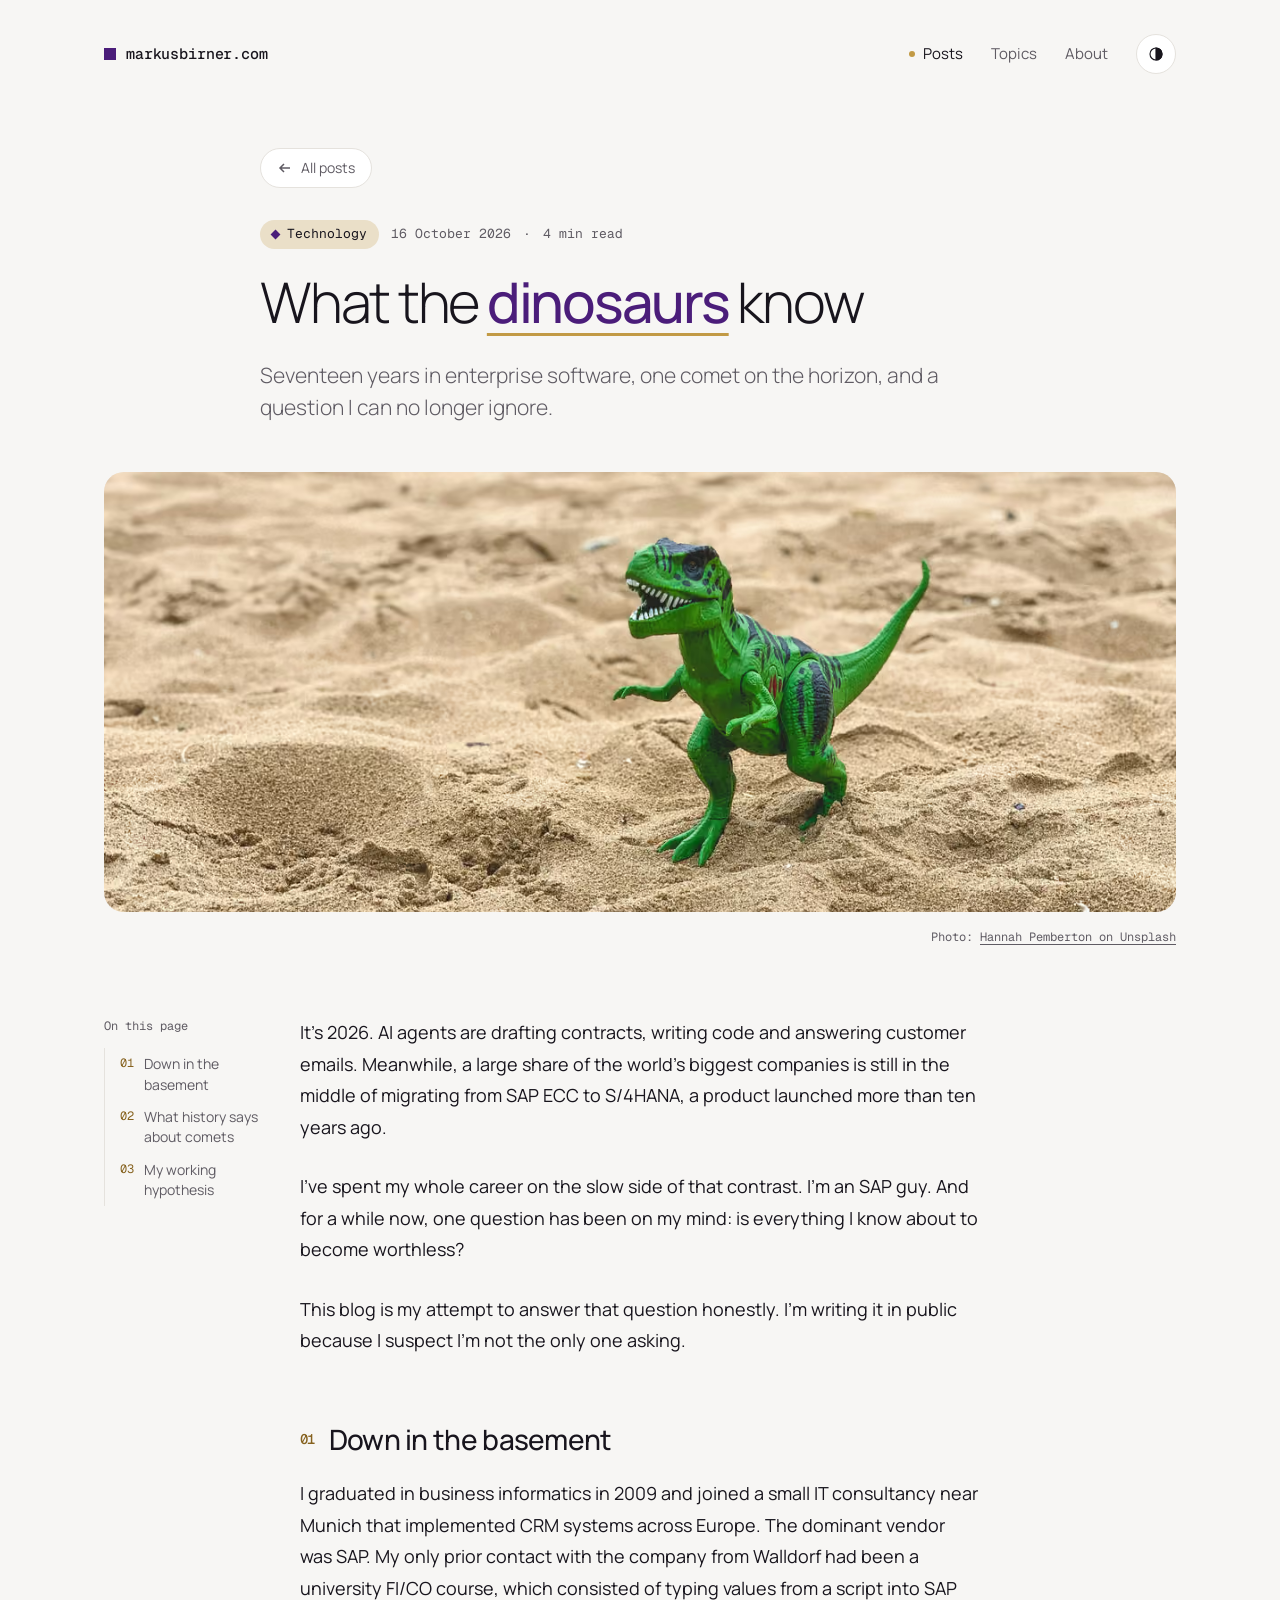
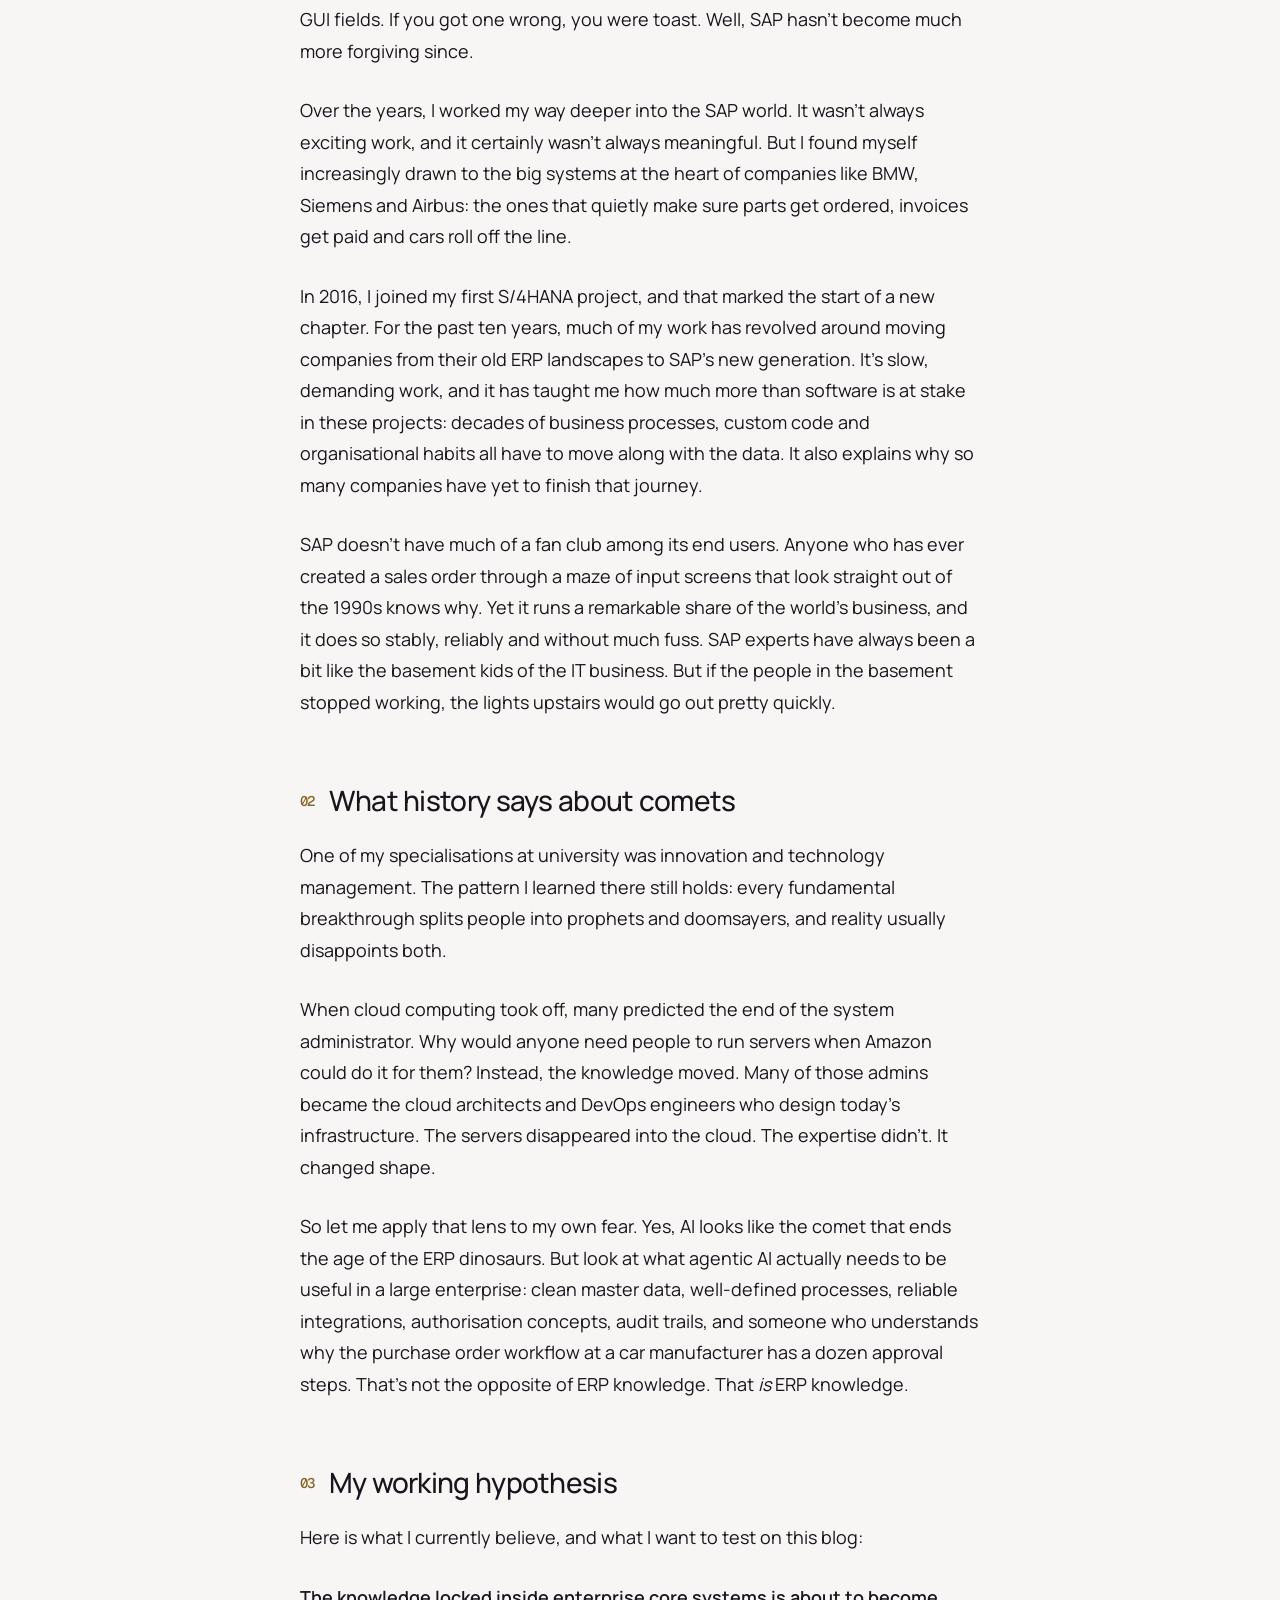
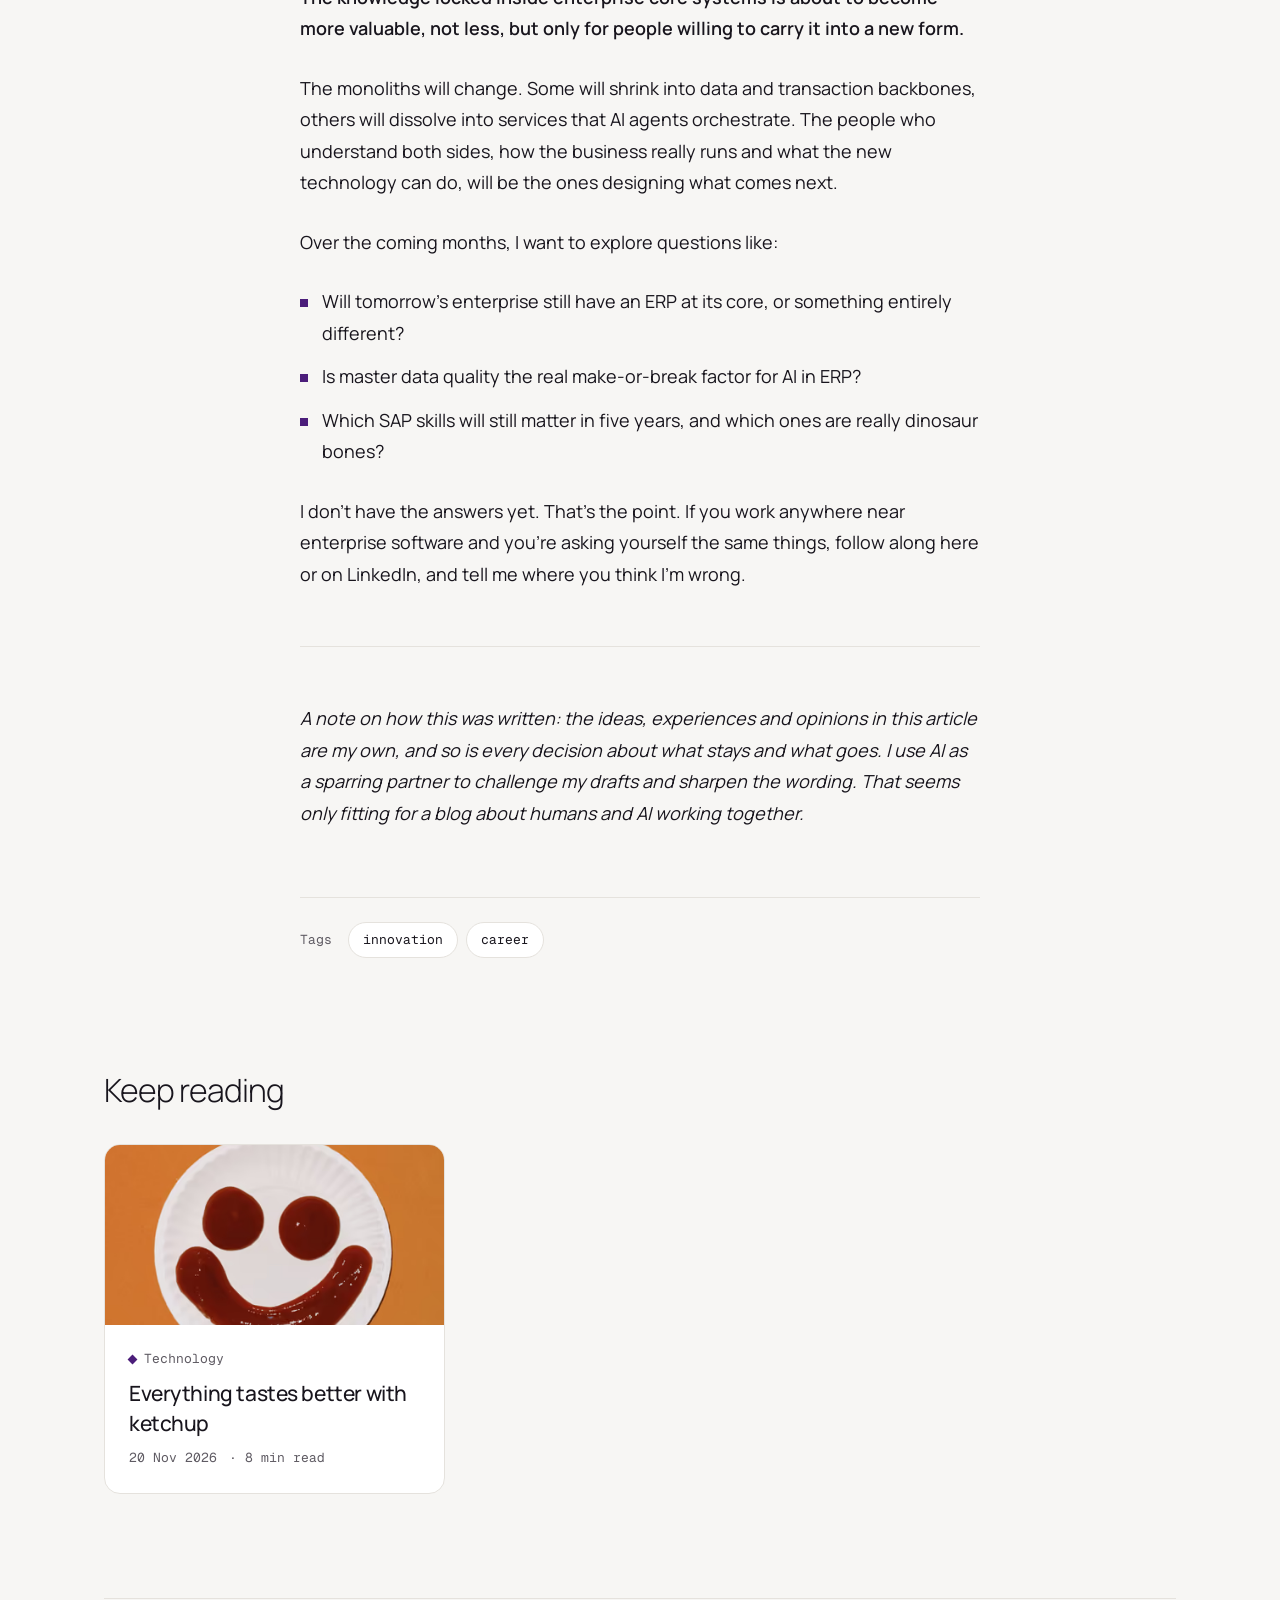
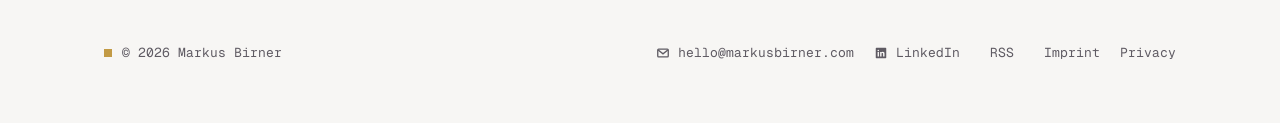
<file: posts/what-the-dinosaurs-know/index.html>
<!DOCTYPE html><html lang="en"><head><meta charset="utf-8"><meta name="viewport" content="width=device-width, initial-scale=1"><title>What the dinosaurs know – markusbirner.com</title><meta name="description" content="Seventeen years in enterprise software, one comet on the horizon, and a question I can no longer ignore."><link rel="canonical" href="https://markusbirner.com/posts/what-the-dinosaurs-know/"><link rel="icon" type="image/svg+xml" href="/favicon.svg"><link rel="alternate" type="application/rss+xml" title="Beyond Legacy · Markus Birner" href="/rss.xml"><meta name="theme-color" content="#4b1d7a"><meta property="og:title" content="What the dinosaurs know – markusbirner.com"><meta property="og:description" content="Seventeen years in enterprise software, one comet on the horizon, and a question I can no longer ignore."><meta property="og:url" content="https://markusbirner.com/posts/what-the-dinosaurs-know/"><meta property="og:type" content="article"><meta property="og:locale" content="en_US"><meta property="article:published_time" content="2026-10-16T00:00:00.000Z"><meta property="og:image" content="https://markusbirner.com/_astro/what-the-dinosaurs-know.Cf_rWWef_Z13cFy9.jpg"><meta name="twitter:card" content="summary_large_image"><style>@font-face{font-family:Manrope-534368a5fa28ba27;src:url("/_astro/fonts/812744f5fa2f9edd.woff2") format("woff2");font-display:swap;unicode-range:U+0000-00FF,U+0131,U+0152-0153,U+02BB-02BC,U+02C6,U+02DA,U+02DC,U+0304,U+0308,U+0329,U+2000-206F,U+20AC,U+2122,U+2191,U+2193,U+2212,U+2215,U+FEFF,U+FFFD;font-weight:300;font-style:normal;}@font-face{font-family:Manrope-534368a5fa28ba27;src:url("/_astro/fonts/a0364beae0465cbc.woff2") format("woff2");font-display:swap;unicode-range:U+0000-00FF,U+0131,U+0152-0153,U+02BB-02BC,U+02C6,U+02DA,U+02DC,U+0304,U+0308,U+0329,U+2000-206F,U+20AC,U+2122,U+2191,U+2193,U+2212,U+2215,U+FEFF,U+FFFD;font-weight:400;font-style:normal;}@font-face{font-family:Manrope-534368a5fa28ba27;src:url("/_astro/fonts/8f187fb7547bdd88.woff2") format("woff2");font-display:swap;unicode-range:U+0000-00FF,U+0131,U+0152-0153,U+02BB-02BC,U+02C6,U+02DA,U+02DC,U+0304,U+0308,U+0329,U+2000-206F,U+20AC,U+2122,U+2191,U+2193,U+2212,U+2215,U+FEFF,U+FFFD;font-weight:500;font-style:normal;}@font-face{font-family:Manrope-534368a5fa28ba27;src:url("/_astro/fonts/7e23a19bd44d5f3f.woff2") format("woff2");font-display:swap;unicode-range:U+0000-00FF,U+0131,U+0152-0153,U+02BB-02BC,U+02C6,U+02DA,U+02DC,U+0304,U+0308,U+0329,U+2000-206F,U+20AC,U+2122,U+2191,U+2193,U+2212,U+2215,U+FEFF,U+FFFD;font-weight:600;font-style:normal;}@font-face{font-family:"Manrope-534368a5fa28ba27 fallback: Arial";src:local("Arial");font-display:swap;font-weight:300;font-style:normal;size-adjust:101.3906%;ascent-override:105.138%;descent-override:29.5885%;line-gap-override:0%;}@font-face{font-family:"Manrope-534368a5fa28ba27 fallback: Arial";src:local("Arial");font-display:swap;font-weight:400;font-style:normal;size-adjust:101.3906%;ascent-override:105.138%;descent-override:29.5885%;line-gap-override:0%;}@font-face{font-family:"Manrope-534368a5fa28ba27 fallback: Arial";src:local("Arial");font-display:swap;font-weight:500;font-style:normal;size-adjust:101.3906%;ascent-override:105.138%;descent-override:29.5885%;line-gap-override:0%;}@font-face{font-family:"Manrope-534368a5fa28ba27 fallback: Arial";src:local("Arial");font-display:swap;font-weight:600;font-style:normal;size-adjust:101.3906%;ascent-override:105.138%;descent-override:29.5885%;line-gap-override:0%;}:root{--font-manrope:Manrope-534368a5fa28ba27,"Manrope-534368a5fa28ba27 fallback: Arial",system-ui,sans-serif;}</style><link rel="preload" href="/_astro/fonts/812744f5fa2f9edd.woff2" as="font" type="font/woff2" crossorigin><link rel="preload" href="/_astro/fonts/a0364beae0465cbc.woff2" as="font" type="font/woff2" crossorigin><link rel="preload" href="/_astro/fonts/8f187fb7547bdd88.woff2" as="font" type="font/woff2" crossorigin><link rel="preload" href="/_astro/fonts/7e23a19bd44d5f3f.woff2" as="font" type="font/woff2" crossorigin><style>@font-face{font-family:"Geist Mono-1eb499216200b70e";src:url("/_astro/fonts/11b9bd8d05cc28fd.woff2") format("woff2");font-display:swap;unicode-range:U+0000-00FF,U+0131,U+0152-0153,U+02BB-02BC,U+02C6,U+02DA,U+02DC,U+0304,U+0308,U+0329,U+2000-206F,U+20AC,U+2122,U+2191,U+2193,U+2212,U+2215,U+FEFF,U+FFFD;font-weight:400;font-style:normal;}@font-face{font-family:"Geist Mono-1eb499216200b70e";src:url("/_astro/fonts/1fe2f2f324b7284f.woff2") format("woff2");font-display:swap;unicode-range:U+0000-00FF,U+0131,U+0152-0153,U+02BB-02BC,U+02C6,U+02DA,U+02DC,U+0304,U+0308,U+0329,U+2000-206F,U+20AC,U+2122,U+2191,U+2193,U+2212,U+2215,U+FEFF,U+FFFD;font-weight:500;font-style:normal;}@font-face{font-family:"Geist Mono-1eb499216200b70e fallback: Courier New";src:local("Courier New");font-display:swap;font-weight:400;font-style:normal;size-adjust:99.9837%;ascent-override:100.5164%;descent-override:29.5048%;}@font-face{font-family:"Geist Mono-1eb499216200b70e fallback: Courier New";src:local("Courier New");font-display:swap;font-weight:500;font-style:normal;size-adjust:99.9837%;ascent-override:100.5164%;descent-override:29.5048%;}:root{--font-geist-mono:"Geist Mono-1eb499216200b70e","Geist Mono-1eb499216200b70e fallback: Courier New",ui-monospace,monospace;}</style><!-- Apply the saved colour mode before the first paint (prevents flicker) --><script>
			try {
				const t = localStorage.getItem('theme');
				if (t === 'light' || t === 'dark') document.documentElement.dataset.theme = t;
			} catch (e) {}
		</script><link rel="stylesheet" href="/_astro/BaseLayout.CbfFGgYT.css"><style>.cover[data-astro-cid-2z4hosiv]{background:var(--code-bg);position:relative;overflow:hidden}.cover[data-astro-cid-2z4hosiv]>div[data-astro-cid-2z4hosiv],.cover[data-astro-cid-2z4hosiv]>span[data-astro-cid-2z4hosiv]{position:absolute}.cover--photo[data-astro-cid-2z4hosiv] picture{display:contents}.cover--photo[data-astro-cid-2z4hosiv] img{object-fit:cover;width:100%;height:100%;position:absolute;inset:0}.cover--large[data-astro-cid-2z4hosiv]{min-height:clamp(260px,38vw,440px)}.l-dots[data-astro-cid-2z4hosiv]{width:46%;top:0;bottom:0;right:0}.l-ring[data-astro-cid-2z4hosiv]{border:1px solid var(--accent);border-radius:50%;width:240px;height:240px;top:calc(50% - 120px);left:12%}.l-square[data-astro-cid-2z4hosiv]{background:var(--accent);width:88px;height:88px;top:calc(50% - 4px);left:calc(12% + 170px)}.l-soft[data-astro-cid-2z4hosiv]{background:var(--accent-soft);width:124px;height:124px;top:18%;right:12%}.l-gold[data-astro-cid-2z4hosiv]{background:var(--gold);width:28px;height:28px;top:calc(18% + 108px);right:calc(12% + 108px)}.l-label[data-astro-cid-2z4hosiv]{font-family:var(--font-mono);color:var(--muted);font-size:12px;bottom:18px;left:24px}.cover--card[data-astro-cid-2z4hosiv]{height:180px}.c-dots[data-astro-cid-2z4hosiv]{background-size:16px 16px;width:40%;top:0;bottom:0;right:0}.w-ring[data-astro-cid-2z4hosiv]{border:1px solid var(--accent);border-radius:50%;width:112px;height:112px;top:34px;left:28px}.w-square[data-astro-cid-2z4hosiv]{background:var(--accent);width:52px;height:52px;top:92px;left:104px}.w-gold[data-astro-cid-2z4hosiv]{background:var(--gold);width:18px;height:18px;top:40px;left:164px}.t-a[data-astro-cid-2z4hosiv]{background:var(--accent);width:72px;height:72px;top:36px;left:28px}.t-b[data-astro-cid-2z4hosiv]{background:var(--accent-soft);width:72px;height:72px;top:36px;left:112px}.t-gold[data-astro-cid-2z4hosiv]{background:var(--gold);width:32px;height:32px;top:120px;left:112px}.cover--technology[data-astro-cid-2z4hosiv]{background:var(--fg)}.terminal[data-astro-cid-2z4hosiv]{font-family:var(--font-mono);color:var(--bg);flex-direction:column;justify-content:center;gap:8px;padding:0 28px;font-size:14px;display:flex;inset:0}.terminal[data-astro-cid-2z4hosiv] b[data-astro-cid-2z4hosiv]{color:var(--gold);font-weight:400}.terminal[data-astro-cid-2z4hosiv] .dim[data-astro-cid-2z4hosiv]{opacity:.6}.terminal[data-astro-cid-2z4hosiv] .prompt[data-astro-cid-2z4hosiv]{align-items:center;gap:6px;display:flex}.terminal[data-astro-cid-2z4hosiv] i[data-astro-cid-2z4hosiv]{background:var(--accent-soft);width:8px;height:16px;display:block}.cover--innovation[data-astro-cid-2z4hosiv]{background:var(--accent-soft)}.diamonds[data-astro-cid-2z4hosiv]{align-items:center;gap:28px;padding-left:44px;display:flex;inset:0}.dia[data-astro-cid-2z4hosiv]{border:1.5px solid var(--accent);flex:none;width:60px;height:60px;transform:rotate(45deg)}.dia--fill[data-astro-cid-2z4hosiv]{background:var(--accent)}.dia--gold[data-astro-cid-2z4hosiv]{border-color:var(--gold);background:var(--gold);width:28px;height:28px}@media (width<=600px){.l-ring[data-astro-cid-2z4hosiv]{width:160px;height:160px;top:calc(50% - 80px);left:8%}.l-square[data-astro-cid-2z4hosiv]{width:60px;height:60px;left:calc(8% + 112px)}.l-soft[data-astro-cid-2z4hosiv]{width:76px;height:76px;right:8%}.l-gold[data-astro-cid-2z4hosiv]{width:20px;height:20px;top:calc(18% + 64px);right:calc(8% + 64px)}}
.article[data-astro-cid-vt34qafq]{padding-bottom:96px}.article-head[data-astro-cid-vt34qafq]{max-width:760px;margin:0 auto;padding:72px 0 48px}.back[data-astro-cid-vt34qafq]{color:var(--muted);margin-bottom:32px}.article-head[data-astro-cid-vt34qafq] .meta[data-astro-cid-vt34qafq]{margin-bottom:20px}.cat-pill[data-astro-cid-vt34qafq]{background:var(--accent-soft);color:var(--fg);border-radius:999px;align-items:center;gap:8px;padding:4px 12px;display:inline-flex}.article-title[data-astro-cid-vt34qafq]{margin-bottom:24px;font-size:clamp(36px,7vw,56px)}.article-lede[data-astro-cid-vt34qafq]{color:var(--muted);margin:0;font-size:21px;font-weight:300;line-height:1.55}.article-figure[data-astro-cid-vt34qafq]{margin:0}.article-cover{border-radius:var(--radius-band)}.cover-credit[data-astro-cid-vt34qafq]{color:var(--muted);text-align:right;margin-top:10px;font-size:12px}.cover-credit[data-astro-cid-vt34qafq] a[data-astro-cid-vt34qafq]{color:inherit;text-underline-offset:3px;padding:6px 0;text-decoration:underline;display:inline-block}.article-layout[data-astro-cid-vt34qafq]{padding-top:64px}.toc[data-astro-cid-vt34qafq]{border:1px solid var(--line);background:var(--surface);border-radius:14px;max-width:680px;margin:0 auto 48px;padding:20px 24px;font-size:14px}.toc__title[data-astro-cid-vt34qafq]{color:var(--muted);margin:0 0 12px;font-size:12px}.toc[data-astro-cid-vt34qafq] ol[data-astro-cid-vt34qafq]{border-left:1px solid var(--line);margin:0;padding:0;list-style:none}.toc[data-astro-cid-vt34qafq] li[data-astro-cid-vt34qafq]{margin-left:-1px}.toc[data-astro-cid-vt34qafq] a[data-astro-cid-vt34qafq]{color:var(--muted);border-left:2px solid #0000;gap:10px;padding:6px 0 6px 14px;line-height:1.45;display:flex}.toc[data-astro-cid-vt34qafq] a[data-astro-cid-vt34qafq]:hover{color:var(--fg);text-decoration:none}.toc[data-astro-cid-vt34qafq] a[data-astro-cid-vt34qafq][aria-current]{border-left-color:var(--gold);color:var(--fg);font-weight:500}.toc__num[data-astro-cid-vt34qafq]{color:var(--gold-text);flex:none;padding-top:1px;font-size:12px}@media (width>=1100px){.article-layout--toc[data-astro-cid-vt34qafq]{grid-template-columns:minmax(0,1fr) minmax(0,680px) minmax(0,1fr);column-gap:40px;display:grid}.article-layout--toc[data-astro-cid-vt34qafq] .toc[data-astro-cid-vt34qafq]{background:0 0;border:0;grid-column:1;align-self:start;margin:0;padding:0;position:sticky;top:32px}.article-layout--toc[data-astro-cid-vt34qafq] .article-body[data-astro-cid-vt34qafq]{grid-area:1/2;margin:0}}.article-tags[data-astro-cid-vt34qafq]{border-top:1px solid var(--line);max-width:680px;color:var(--muted);flex-wrap:wrap;align-items:center;gap:8px;margin:40px auto 0;padding-top:24px;font-size:13px;display:flex}.article-tags[data-astro-cid-vt34qafq]>.mono[data-astro-cid-vt34qafq]:first-child{margin-right:8px}.tag[data-astro-cid-vt34qafq]{min-height:36px;color:var(--fg);padding:0 14px;font-size:13px}.tag[data-astro-cid-vt34qafq]:hover{border-color:var(--line)}.next[data-astro-cid-vt34qafq]{padding:16px 0 104px}
</style></head><body><a class="skip-link" href="#content">Skip to content</a><div class="container"><header class="site-header"><a class="logo" href="/">markusbirner.com</a><nav class="nav" aria-label="Main navigation"><a href="/" aria-current="page">Posts</a><a href="/topics/">Topics</a><a href="/about/">About</a><button class="icon-btn" type="button" data-theme-toggle aria-pressed="false" aria-label="Dark mode" title="Light / dark mode"><svg aria-hidden="true" width="18" height="18" viewBox="0 0 24 24" fill="none" stroke="currentColor" stroke-width="1.5"><circle cx="12" cy="12" r="8"></circle><path d="M12 4a8 8 0 0 1 0 16z" fill="currentColor"></path></svg></button></nav></header><script type="module">var e=document.documentElement,t=document.querySelector(`[data-theme-toggle]`),n=window.matchMedia(`(prefers-color-scheme: dark)`),r=()=>e.dataset.theme??(n.matches?`dark`:`light`),i=()=>t?.setAttribute(`aria-pressed`,String(r()===`dark`));i(),n.addEventListener(`change`,i),t?.addEventListener(`click`,()=>{let t=r()===`dark`?`light`:`dark`;e.dataset.theme=t,i();try{localStorage.setItem(`theme`,t)}catch{}});</script><main id="content"><article class="article" data-astro-cid-vt34qafq><header class="article-head" data-astro-cid-vt34qafq><a class="chip back" href="/" data-astro-cid-vt34qafq><svg aria-hidden="true" width="16" height="16" viewBox="0 0 16 16" fill="none" stroke="currentColor" stroke-width="1.5" data-astro-cid-vt34qafq><path d="M13 8H3M7 4L3 8l4 4" data-astro-cid-vt34qafq></path></svg>All posts</a><div class="meta" data-astro-cid-vt34qafq><a class="cat-pill" href="/topics/?topic=technology" data-astro-cid-vt34qafq><span class="glyph glyph--technology" aria-hidden="true"></span>Technology</a><time datetime="2026-10-16" data-astro-cid-vt34qafq>16 October 2026</time><span aria-hidden="true" data-astro-cid-vt34qafq>·</span><span data-astro-cid-vt34qafq>4 min read</span></div><h1 class="display article-title" data-astro-cid-vt34qafq>What the <span class="hl">dinosaurs</span> know</h1><p class="article-lede" data-astro-cid-vt34qafq>Seventeen years in enterprise software, one comet on the horizon, and a question I can no longer ignore.</p></header><figure class="article-figure" data-astro-cid-vt34qafq><div class="cover cover--large cover--photo article-cover" data-astro-cid-2z4hosiv><picture data-astro-cid-2z4hosiv="true"><source srcset="/_astro/what-the-dinosaurs-know.Cf_rWWef_Z2rBwPm.avif 800w, /_astro/what-the-dinosaurs-know.Cf_rWWef_Z2iuHoK.avif 1200w, /_astro/what-the-dinosaurs-know.Cf_rWWef_Z1D0Mtu.avif 1600w, /_astro/what-the-dinosaurs-know.Cf_rWWef_ZvAeKF.avif 2000w" type="image/avif" sizes="(max-width: 1120px) calc(100vw - 48px), 1072px"><source srcset="/_astro/what-the-dinosaurs-know.Cf_rWWef_10E253.webp 800w, /_astro/what-the-dinosaurs-know.Cf_rWWef_Z1IfYUF.webp 1200w, /_astro/what-the-dinosaurs-know.Cf_rWWef_10QQPf.webp 1600w, /_astro/what-the-dinosaurs-know.Cf_rWWef_28hpy4.webp 2000w" type="image/webp" sizes="(max-width: 1120px) calc(100vw - 48px), 1072px"><img src="/_astro/what-the-dinosaurs-know.Cf_rWWef_Z1w7v7G.jpg" srcset="/_astro/what-the-dinosaurs-know.Cf_rWWef_Zr4H8I.jpg 800w, /_astro/what-the-dinosaurs-know.Cf_rWWef_Z13cFy9.jpg 1200w, /_astro/what-the-dinosaurs-know.Cf_rWWef_1wK80L.jpg 1600w, /_astro/what-the-dinosaurs-know.Cf_rWWef_Z2q1s5l.jpg 2000w" alt="A green toy T-Rex standing on a sandy beach" sizes="(max-width: 1120px) calc(100vw - 48px), 1072px" loading="eager" fetchpriority="high" data-astro-cid-2z4hosiv="true" decoding="async" width="4032" height="2688"></picture></div><figcaption class="mono cover-credit" data-astro-cid-vt34qafq>Photo: <a href="https://unsplash.com/de/fotos/grune-und-weisse-eidechse-auf-braunem-sand-3d82e5_ylGo?utm_source=unsplash&amp;utm_medium=referral&amp;utm_content=creditShareLink" rel="noopener" data-astro-cid-vt34qafq>Hannah Pemberton on Unsplash</a></figcaption></figure><div class="article-layout article-layout--toc" data-astro-cid-vt34qafq><nav class="toc" aria-labelledby="toc-title" data-toc data-astro-cid-vt34qafq><p id="toc-title" class="mono toc__title" data-astro-cid-vt34qafq>On this page</p><ol data-astro-cid-vt34qafq><li data-astro-cid-vt34qafq><a href="#down-in-the-basement" data-astro-cid-vt34qafq><span class="mono toc__num" aria-hidden="true" data-astro-cid-vt34qafq>01</span><span data-astro-cid-vt34qafq>Down in the basement</span></a></li><li data-astro-cid-vt34qafq><a href="#what-history-says-about-comets" data-astro-cid-vt34qafq><span class="mono toc__num" aria-hidden="true" data-astro-cid-vt34qafq>02</span><span data-astro-cid-vt34qafq>What history says about comets</span></a></li><li data-astro-cid-vt34qafq><a href="#my-working-hypothesis" data-astro-cid-vt34qafq><span class="mono toc__num" aria-hidden="true" data-astro-cid-vt34qafq>03</span><span data-astro-cid-vt34qafq>My working hypothesis</span></a></li></ol></nav><div class="prose article-body" data-astro-cid-vt34qafq><p>It’s 2026. AI agents are drafting contracts, writing code and answering customer emails. Meanwhile, a large share of the world’s biggest companies is still in the middle of migrating from SAP ECC to S/4HANA, a product launched more than ten years ago.</p>
<p>I’ve spent my whole career on the slow side of that contrast. I’m an SAP guy. And for a while now, one question has been on my mind: is everything I know about to become worthless?</p>
<p>This blog is my attempt to answer that question honestly. I’m writing it in public because I suspect I’m not the only one asking.</p>
<h2 id="down-in-the-basement">Down in the basement</h2>
<p>I graduated in business informatics in 2009 and joined a small IT consultancy near Munich that implemented CRM systems across Europe. The dominant vendor was SAP. My only prior contact with the company from Walldorf had been a university FI/CO course, which consisted of typing values from a script into SAP GUI fields. If you got one wrong, you were toast. Well, SAP hasn’t become much more forgiving since.</p>
<p>Over the years, I worked my way deeper into the SAP world. It wasn’t always exciting work, and it certainly wasn’t always meaningful. But I found myself increasingly drawn to the big systems at the heart of companies like BMW, Siemens and Airbus: the ones that quietly make sure parts get ordered, invoices get paid and cars roll off the line.</p>
<p>In 2016, I joined my first S/4HANA project, and that marked the start of a new chapter. For the past ten years, much of my work has revolved around moving companies from their old ERP landscapes to SAP’s new generation. It’s slow, demanding work, and it has taught me how much more than software is at stake in these projects: decades of business processes, custom code and organisational habits all have to move along with the data. It also explains why so many companies have yet to finish that journey.</p>
<p>SAP doesn’t have much of a fan club among its end users. Anyone who has ever created a sales order through a maze of input screens that look straight out of the 1990s knows why. Yet it runs a remarkable share of the world’s business, and it does so stably, reliably and without much fuss. SAP experts have always been a bit like the basement kids of the IT business. But if the people in the basement stopped working, the lights upstairs would go out pretty quickly.</p>
<h2 id="what-history-says-about-comets">What history says about comets</h2>
<p>One of my specialisations at university was innovation and technology management. The pattern I learned there still holds: every fundamental breakthrough splits people into prophets and doomsayers, and reality usually disappoints both.</p>
<p>When cloud computing took off, many predicted the end of the system administrator. Why would anyone need people to run servers when Amazon could do it for them? Instead, the knowledge moved. Many of those admins became the cloud architects and DevOps engineers who design today’s infrastructure. The servers disappeared into the cloud. The expertise didn’t. It changed shape.</p>
<p>So let me apply that lens to my own fear. Yes, AI looks like the comet that ends the age of the ERP dinosaurs. But look at what agentic AI actually needs to be useful in a large enterprise: clean master data, well-defined processes, reliable integrations, authorisation concepts, audit trails, and someone who understands why the purchase order workflow at a car manufacturer has a dozen approval steps. That’s not the opposite of ERP knowledge. That <em>is</em> ERP knowledge.</p>
<h2 id="my-working-hypothesis">My working hypothesis</h2>
<p>Here is what I currently believe, and what I want to test on this blog:</p>
<p><strong>The knowledge locked inside enterprise core systems is about to become more valuable, not less, but only for people willing to carry it into a new form.</strong></p>
<p>The monoliths will change. Some will shrink into data and transaction backbones, others will dissolve into services that AI agents orchestrate. The people who understand both sides, how the business really runs and what the new technology can do, will be the ones designing what comes next.</p>
<p>Over the coming months, I want to explore questions like:</p>
<ul>
<li>Will tomorrow’s enterprise still have an ERP at its core, or something entirely different?</li>
<li>Is master data quality the real make-or-break factor for AI in ERP?</li>
<li>Which SAP skills will still matter in five years, and which ones are really dinosaur bones?</li>
</ul>
<p>I don’t have the answers yet. That’s the point. If you work anywhere near enterprise software and you’re asking yourself the same things, follow along here or on LinkedIn, and tell me where you think I’m wrong.</p>
<hr>
<p><em>A note on how this was written: the ideas, experiences and opinions in this article are my own, and so is every decision about what stays and what goes. I use AI as a sparring partner to challenge my drafts and sharpen the wording. That seems only fitting for a blog about humans and AI working together.</em></p></div></div><footer class="article-tags" data-astro-cid-vt34qafq><span class="mono" data-astro-cid-vt34qafq>Tags</span><span class="chip mono tag" data-astro-cid-vt34qafq>innovation</span><span class="chip mono tag" data-astro-cid-vt34qafq>career</span></footer></article><section class="next" aria-labelledby="keep-reading" data-astro-cid-vt34qafq><div class="section-head" data-astro-cid-vt34qafq><h2 id="keep-reading" class="section-title" data-astro-cid-vt34qafq>Keep reading</h2></div><div class="card-grid" data-astro-cid-vt34qafq><a class="card" href="/posts/everything-tastes-better-with-ketchup/"><div class="cover cover--card cover--photo" data-astro-cid-2z4hosiv><picture data-astro-cid-2z4hosiv="true"><source srcset="/_astro/everything-tastes-better-with-ketchup.kU51aECl_Z2jeCq.avif 400w, /_astro/everything-tastes-better-with-ketchup.kU51aECl_ZVLGuO.avif 640w, /_astro/everything-tastes-better-with-ketchup.kU51aECl_1exiQE.avif 800w" type="image/avif" sizes="(max-width: 700px) calc(100vw - 48px), 360px"><source srcset="/_astro/everything-tastes-better-with-ketchup.kU51aECl_Z2n8G7z.webp 400w, /_astro/everything-tastes-better-with-ketchup.kU51aECl_1MzYNX.webp 640w, /_astro/everything-tastes-better-with-ketchup.kU51aECl_Z9iCYP.webp 800w" type="image/webp" sizes="(max-width: 700px) calc(100vw - 48px), 360px"><img src="/_astro/everything-tastes-better-with-ketchup.kU51aECl_1SiPu.jpg" srcset="/_astro/everything-tastes-better-with-ketchup.kU51aECl_Z1fAnaN.jpg 400w, /_astro/everything-tastes-better-with-ketchup.kU51aECl_Z2a3P3c.jpg 640w, /_astro/everything-tastes-better-with-ketchup.kU51aECl_ZTL1mu.jpg 800w" alt sizes="(max-width: 700px) calc(100vw - 48px), 360px" loading="lazy" fetchpriority="auto" data-astro-cid-2z4hosiv="true" decoding="async" width="2048" height="3072"></picture></div><div class="card-body"><span class="category-label"><span class="glyph glyph--technology" aria-hidden="true"></span>Technology</span><h3 class="card-title">Everything tastes better with ketchup</h3><span class="meta"><time datetime="2026-11-20">20 Nov 2026</time> · 8 min read</span></div></a></div></section></main><footer class="site-footer" data-astro-cid-jo6i4kqk><span class="site-footer__copy" data-astro-cid-jo6i4kqk>© 2026 Markus Birner</span><nav aria-label="Contact and legal" data-astro-cid-jo6i4kqk><a href="mailto:hello@markusbirner.com" data-astro-cid-jo6i4kqk><svg aria-hidden="true" width="14" height="14" viewBox="0 0 16 16" fill="none" stroke="currentColor" stroke-width="1.5" data-astro-cid-jo6i4kqk><rect x="2" y="3.5" width="12" height="9" rx="1" data-astro-cid-jo6i4kqk></rect><path d="M2.5 4.5 8 9l5.5-4.5" data-astro-cid-jo6i4kqk></path></svg>hello@markusbirner.com</a><a href="https://www.linkedin.com/in/markusbirner" rel="me noopener" data-astro-cid-jo6i4kqk><svg aria-hidden="true" width="14" height="14" viewBox="0 0 16 16" fill="currentColor" data-astro-cid-jo6i4kqk><path d="M2 2.75C2 2.34 2.34 2 2.75 2h10.5c.41 0 .75.34.75.75v10.5c0 .41-.34.75-.75.75H2.75A.75.75 0 0 1 2 13.25V2.75Zm2.1 4.05v5.1h1.6V6.8H4.1Zm.8-2.55a.93.93 0 1 0 0 1.86.93.93 0 0 0 0-1.86ZM7 6.8v5.1h1.6V9.37c0-.67.13-1.32.96-1.32.82 0 .83.77.83 1.36v2.49H12V9.1c0-1.38-.3-2.43-1.9-2.43-.77 0-1.29.42-1.5.82h-.02V6.8H7Z" data-astro-cid-jo6i4kqk></path></svg>LinkedIn</a><a href="/rss.xml" data-astro-cid-jo6i4kqk>RSS</a><a href="/imprint/" data-astro-cid-jo6i4kqk>Imprint</a><a href="/privacy/" data-astro-cid-jo6i4kqk>Privacy</a></nav></footer></div></body></html><script type="module">var e=document.querySelector(`[data-toc]`);if(e){let t=[...e.querySelectorAll(`a`)],n=t.map(e=>document.getElementById(decodeURIComponent(e.hash.slice(1)))),r=!1,i=()=>{r=!1;let e=-1;n.forEach((t,n)=>{t&&t.getBoundingClientRect().top<=120&&(e=n)}),t.forEach((t,n)=>{n===e?t.setAttribute(`aria-current`,`true`):t.removeAttribute(`aria-current`)})};window.addEventListener(`scroll`,()=>{r||(r=!0,requestAnimationFrame(i))},{passive:!0}),i()}</script>
</file>
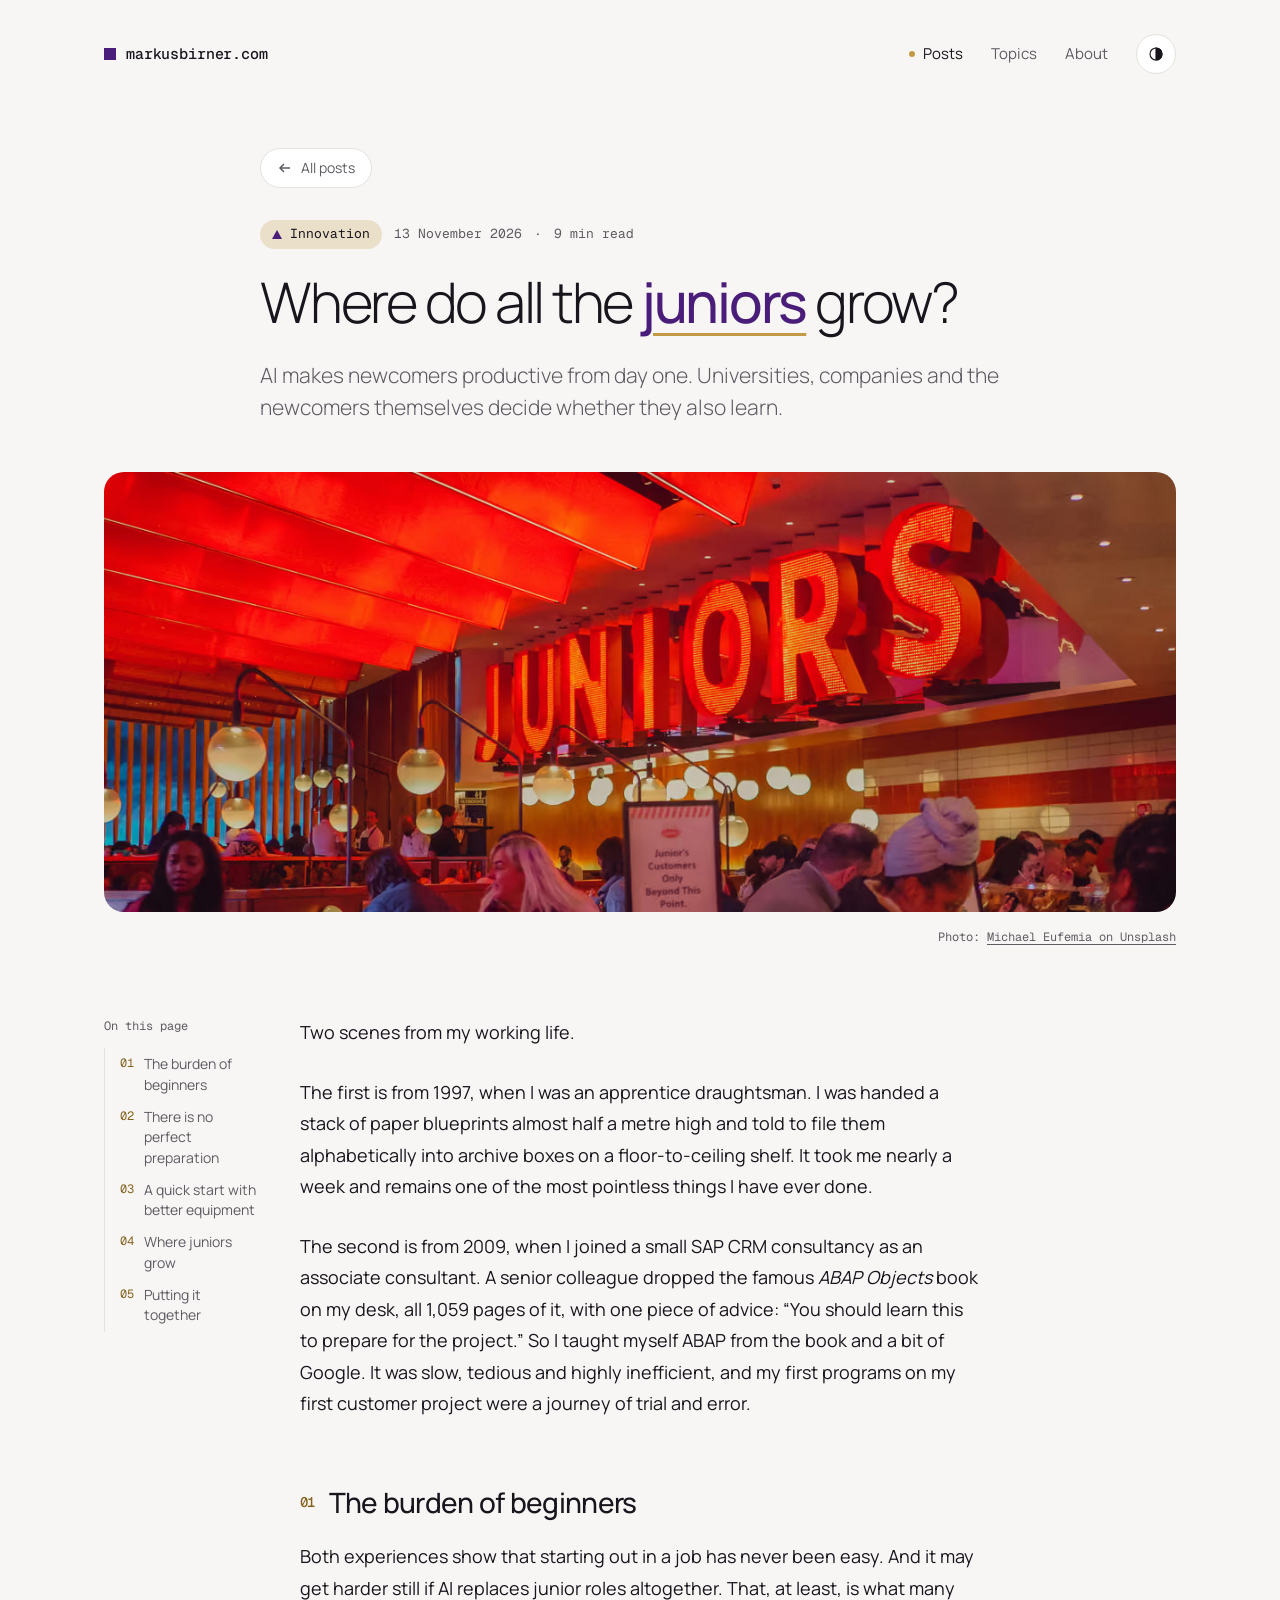
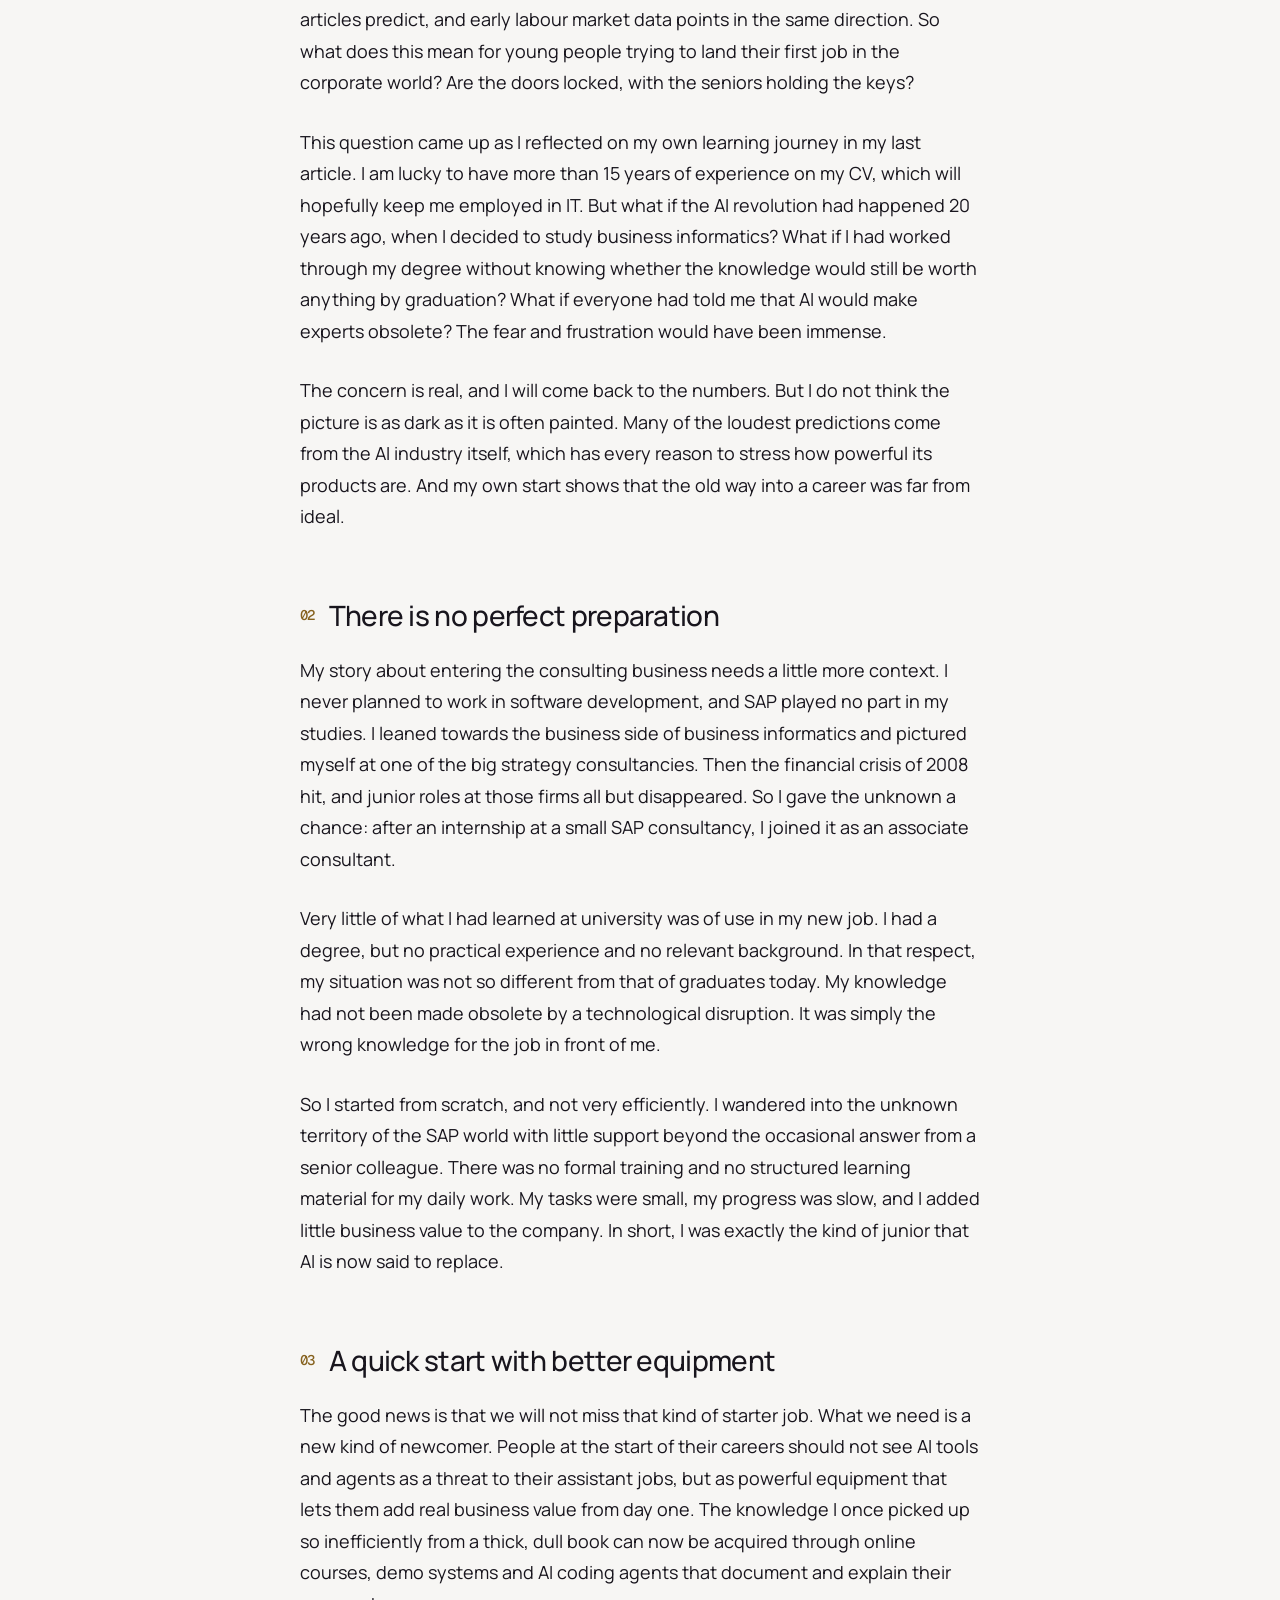
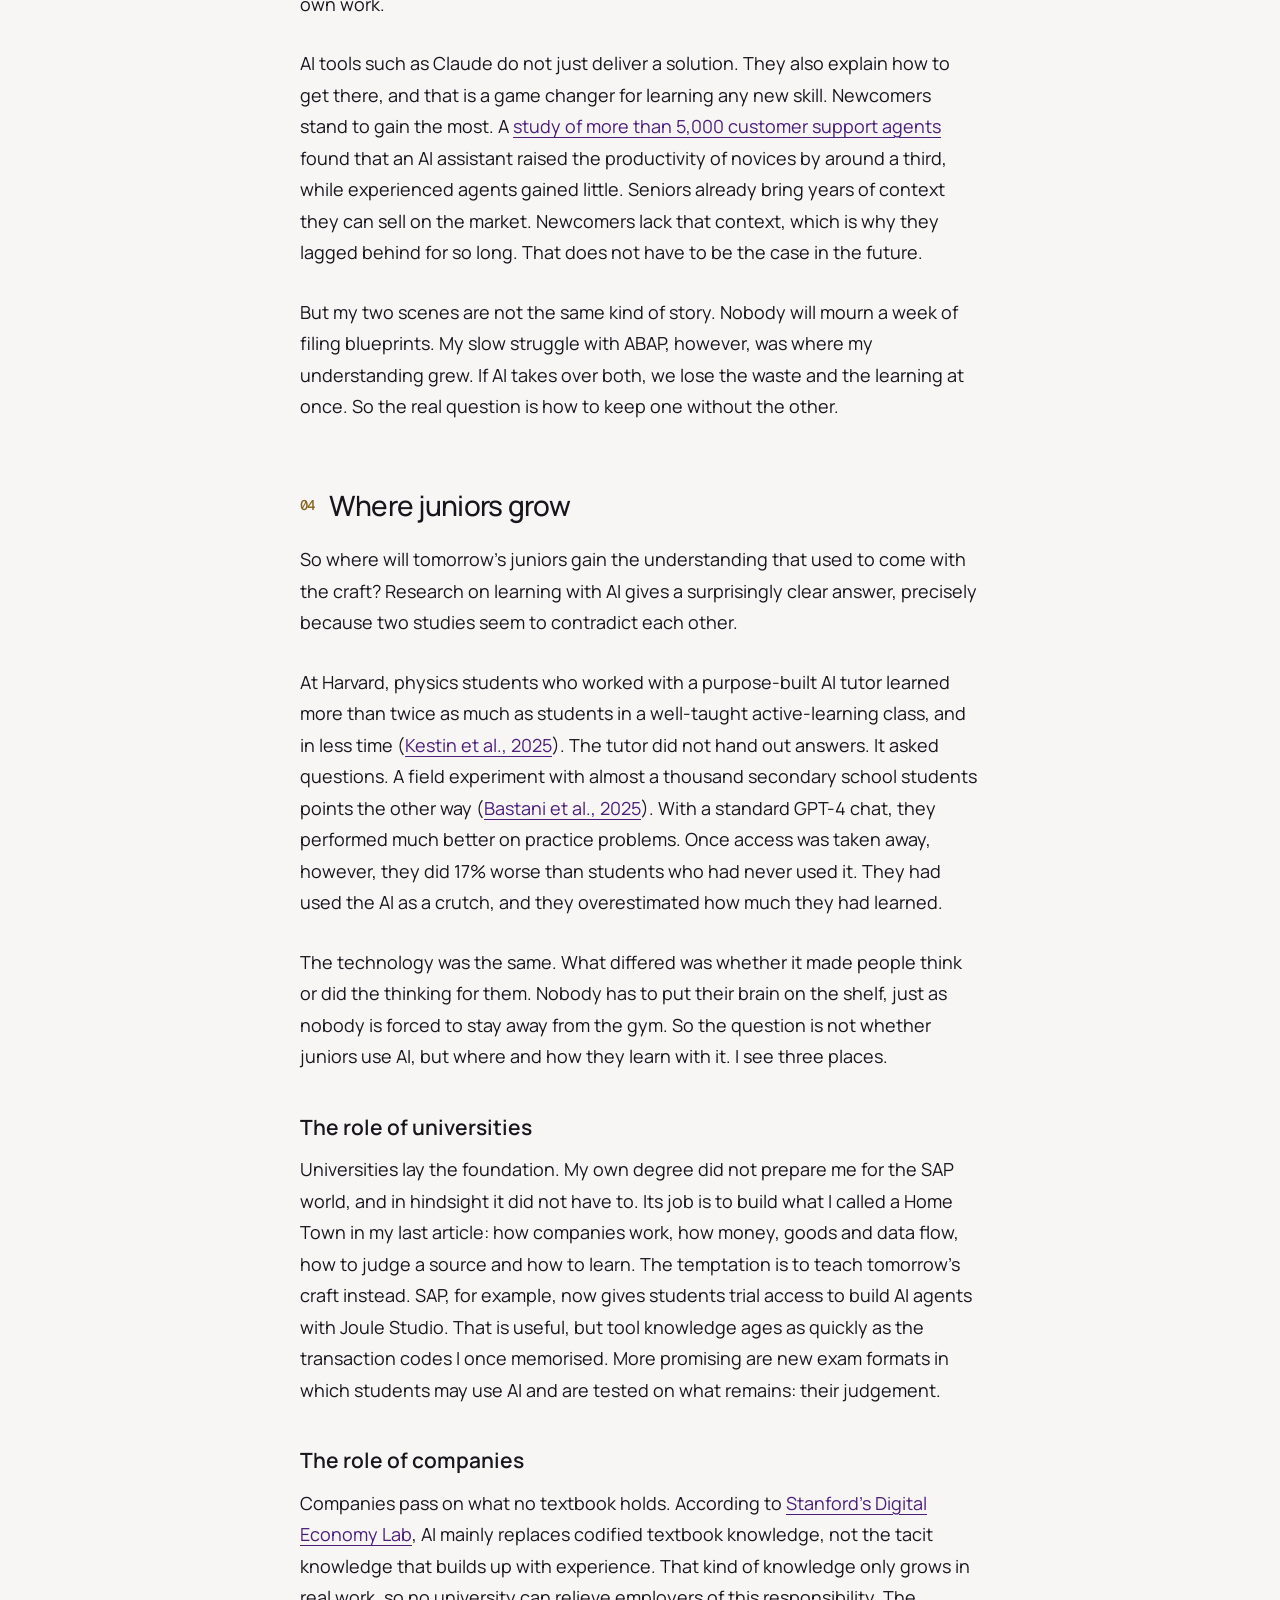
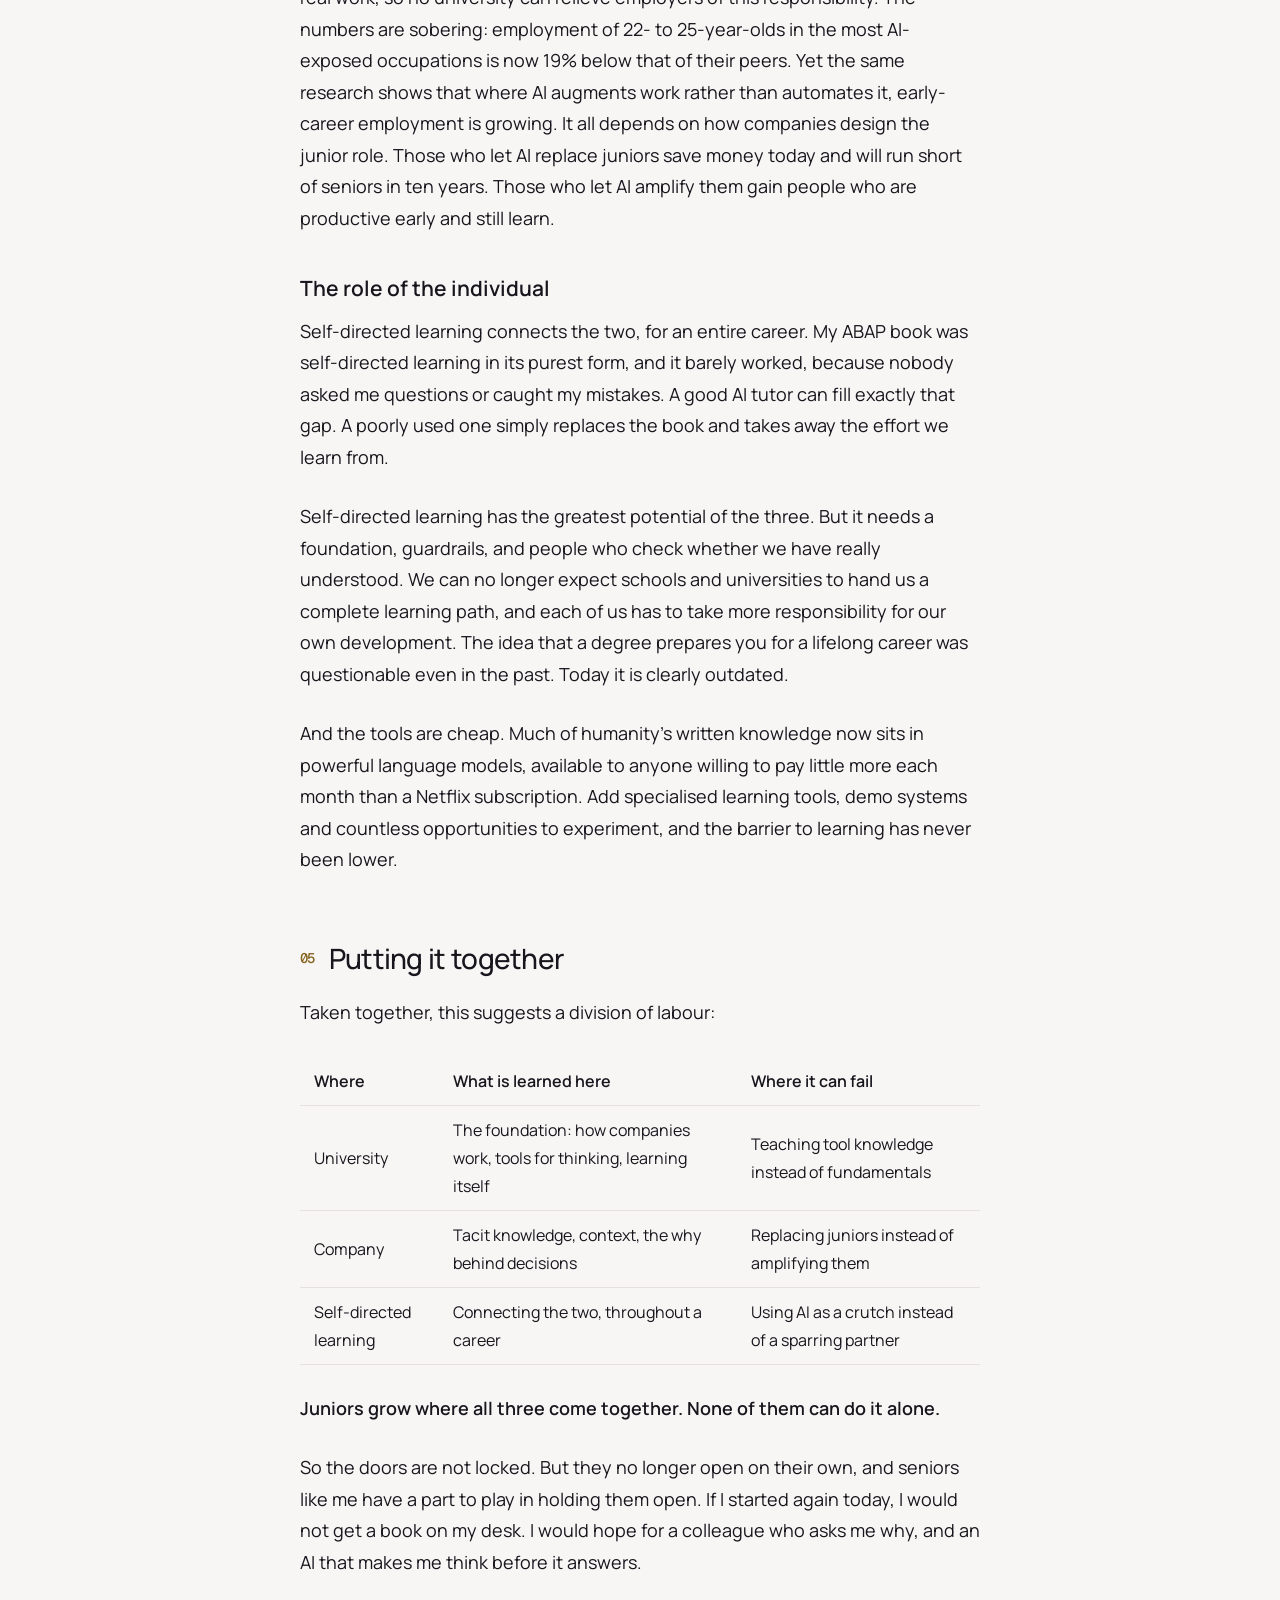
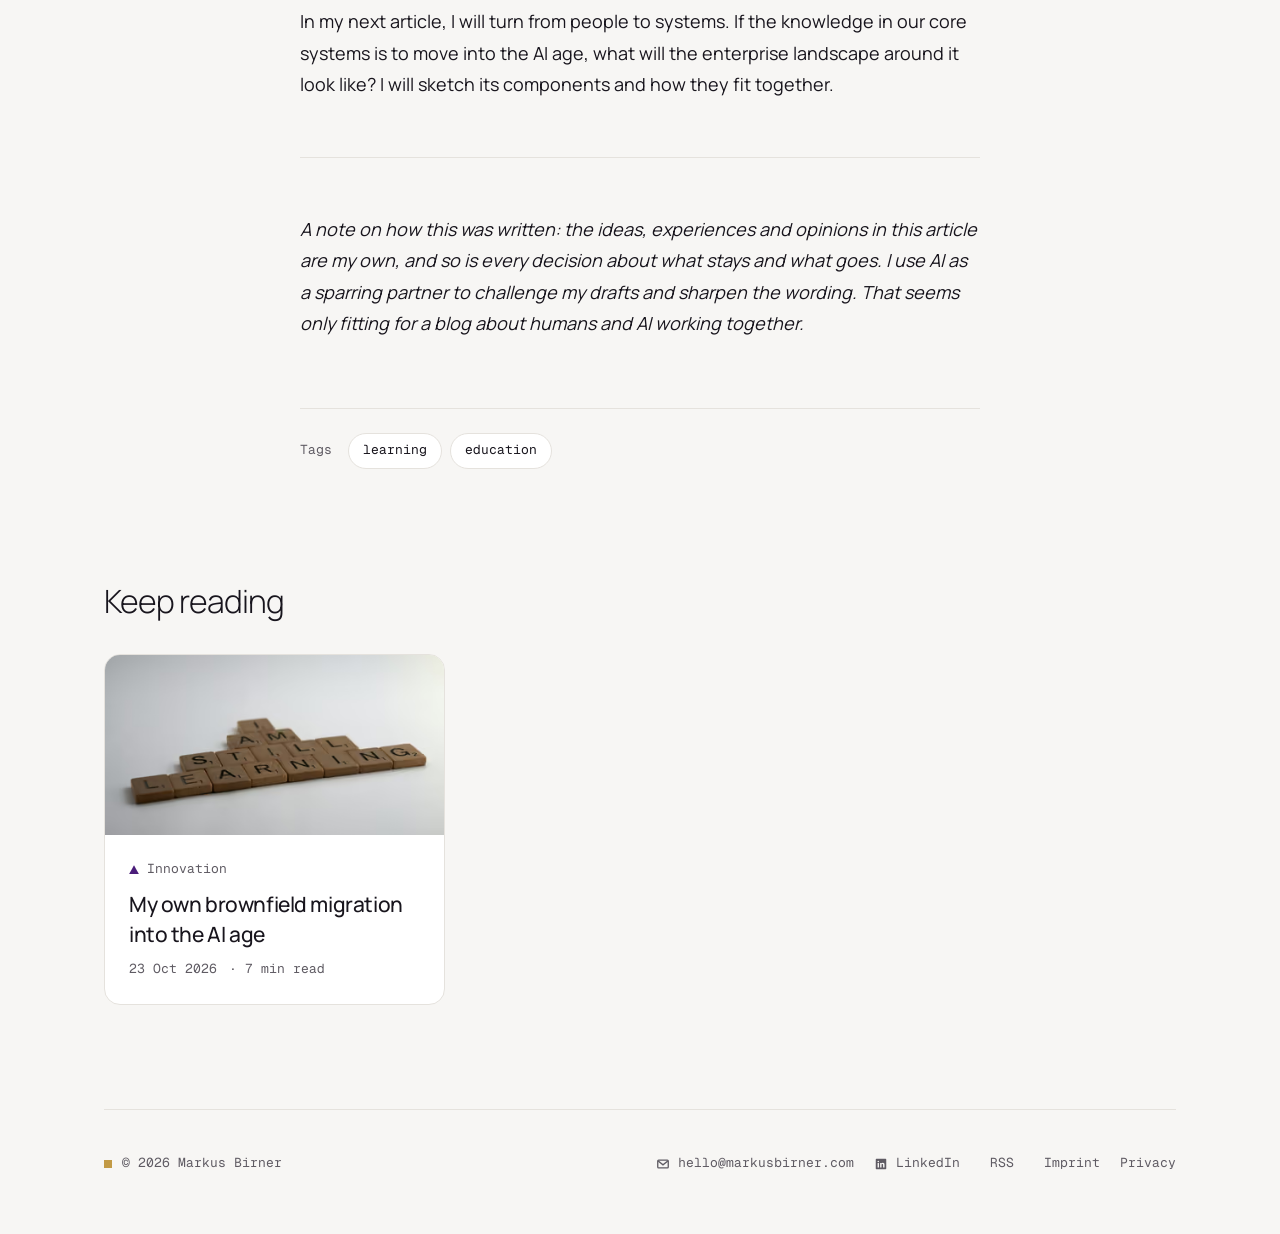
<file: posts/where-do-all-the-juniors-grow/index.html>
<!DOCTYPE html><html lang="en"><head><meta charset="utf-8"><meta name="viewport" content="width=device-width, initial-scale=1"><title>Where do all the juniors grow? – markusbirner.com</title><meta name="description" content="AI makes newcomers productive from day one. Universities, companies and the newcomers themselves decide whether they also learn."><link rel="canonical" href="https://markusbirner.com/posts/where-do-all-the-juniors-grow/"><link rel="icon" type="image/svg+xml" href="/favicon.svg"><link rel="alternate" type="application/rss+xml" title="Beyond Legacy · Markus Birner" href="/rss.xml"><meta name="theme-color" content="#4b1d7a"><meta property="og:title" content="Where do all the juniors grow? – markusbirner.com"><meta property="og:description" content="AI makes newcomers productive from day one. Universities, companies and the newcomers themselves decide whether they also learn."><meta property="og:url" content="https://markusbirner.com/posts/where-do-all-the-juniors-grow/"><meta property="og:type" content="article"><meta property="og:locale" content="en_US"><meta property="article:published_time" content="2026-11-13T00:00:00.000Z"><meta property="og:image" content="https://markusbirner.com/_astro/where-do-all-the-juniors-grow.BfGFRnmj_Z14wBN0.jpg"><meta name="twitter:card" content="summary_large_image"><style>@font-face{font-family:Manrope-534368a5fa28ba27;src:url("/_astro/fonts/812744f5fa2f9edd.woff2") format("woff2");font-display:swap;unicode-range:U+0000-00FF,U+0131,U+0152-0153,U+02BB-02BC,U+02C6,U+02DA,U+02DC,U+0304,U+0308,U+0329,U+2000-206F,U+20AC,U+2122,U+2191,U+2193,U+2212,U+2215,U+FEFF,U+FFFD;font-weight:300;font-style:normal;}@font-face{font-family:Manrope-534368a5fa28ba27;src:url("/_astro/fonts/a0364beae0465cbc.woff2") format("woff2");font-display:swap;unicode-range:U+0000-00FF,U+0131,U+0152-0153,U+02BB-02BC,U+02C6,U+02DA,U+02DC,U+0304,U+0308,U+0329,U+2000-206F,U+20AC,U+2122,U+2191,U+2193,U+2212,U+2215,U+FEFF,U+FFFD;font-weight:400;font-style:normal;}@font-face{font-family:Manrope-534368a5fa28ba27;src:url("/_astro/fonts/8f187fb7547bdd88.woff2") format("woff2");font-display:swap;unicode-range:U+0000-00FF,U+0131,U+0152-0153,U+02BB-02BC,U+02C6,U+02DA,U+02DC,U+0304,U+0308,U+0329,U+2000-206F,U+20AC,U+2122,U+2191,U+2193,U+2212,U+2215,U+FEFF,U+FFFD;font-weight:500;font-style:normal;}@font-face{font-family:Manrope-534368a5fa28ba27;src:url("/_astro/fonts/7e23a19bd44d5f3f.woff2") format("woff2");font-display:swap;unicode-range:U+0000-00FF,U+0131,U+0152-0153,U+02BB-02BC,U+02C6,U+02DA,U+02DC,U+0304,U+0308,U+0329,U+2000-206F,U+20AC,U+2122,U+2191,U+2193,U+2212,U+2215,U+FEFF,U+FFFD;font-weight:600;font-style:normal;}@font-face{font-family:"Manrope-534368a5fa28ba27 fallback: Arial";src:local("Arial");font-display:swap;font-weight:300;font-style:normal;size-adjust:101.3906%;ascent-override:105.138%;descent-override:29.5885%;line-gap-override:0%;}@font-face{font-family:"Manrope-534368a5fa28ba27 fallback: Arial";src:local("Arial");font-display:swap;font-weight:400;font-style:normal;size-adjust:101.3906%;ascent-override:105.138%;descent-override:29.5885%;line-gap-override:0%;}@font-face{font-family:"Manrope-534368a5fa28ba27 fallback: Arial";src:local("Arial");font-display:swap;font-weight:500;font-style:normal;size-adjust:101.3906%;ascent-override:105.138%;descent-override:29.5885%;line-gap-override:0%;}@font-face{font-family:"Manrope-534368a5fa28ba27 fallback: Arial";src:local("Arial");font-display:swap;font-weight:600;font-style:normal;size-adjust:101.3906%;ascent-override:105.138%;descent-override:29.5885%;line-gap-override:0%;}:root{--font-manrope:Manrope-534368a5fa28ba27,"Manrope-534368a5fa28ba27 fallback: Arial",system-ui,sans-serif;}</style><link rel="preload" href="/_astro/fonts/812744f5fa2f9edd.woff2" as="font" type="font/woff2" crossorigin><link rel="preload" href="/_astro/fonts/a0364beae0465cbc.woff2" as="font" type="font/woff2" crossorigin><link rel="preload" href="/_astro/fonts/8f187fb7547bdd88.woff2" as="font" type="font/woff2" crossorigin><link rel="preload" href="/_astro/fonts/7e23a19bd44d5f3f.woff2" as="font" type="font/woff2" crossorigin><style>@font-face{font-family:"Geist Mono-1eb499216200b70e";src:url("/_astro/fonts/11b9bd8d05cc28fd.woff2") format("woff2");font-display:swap;unicode-range:U+0000-00FF,U+0131,U+0152-0153,U+02BB-02BC,U+02C6,U+02DA,U+02DC,U+0304,U+0308,U+0329,U+2000-206F,U+20AC,U+2122,U+2191,U+2193,U+2212,U+2215,U+FEFF,U+FFFD;font-weight:400;font-style:normal;}@font-face{font-family:"Geist Mono-1eb499216200b70e";src:url("/_astro/fonts/1fe2f2f324b7284f.woff2") format("woff2");font-display:swap;unicode-range:U+0000-00FF,U+0131,U+0152-0153,U+02BB-02BC,U+02C6,U+02DA,U+02DC,U+0304,U+0308,U+0329,U+2000-206F,U+20AC,U+2122,U+2191,U+2193,U+2212,U+2215,U+FEFF,U+FFFD;font-weight:500;font-style:normal;}@font-face{font-family:"Geist Mono-1eb499216200b70e fallback: Courier New";src:local("Courier New");font-display:swap;font-weight:400;font-style:normal;size-adjust:99.9837%;ascent-override:100.5164%;descent-override:29.5048%;}@font-face{font-family:"Geist Mono-1eb499216200b70e fallback: Courier New";src:local("Courier New");font-display:swap;font-weight:500;font-style:normal;size-adjust:99.9837%;ascent-override:100.5164%;descent-override:29.5048%;}:root{--font-geist-mono:"Geist Mono-1eb499216200b70e","Geist Mono-1eb499216200b70e fallback: Courier New",ui-monospace,monospace;}</style><!-- Apply the saved colour mode before the first paint (prevents flicker) --><script>
			try {
				const t = localStorage.getItem('theme');
				if (t === 'light' || t === 'dark') document.documentElement.dataset.theme = t;
			} catch (e) {}
		</script><link rel="stylesheet" href="/_astro/BaseLayout.CbfFGgYT.css"><style>.cover[data-astro-cid-2z4hosiv]{background:var(--code-bg);position:relative;overflow:hidden}.cover[data-astro-cid-2z4hosiv]>div[data-astro-cid-2z4hosiv],.cover[data-astro-cid-2z4hosiv]>span[data-astro-cid-2z4hosiv]{position:absolute}.cover--photo[data-astro-cid-2z4hosiv] picture{display:contents}.cover--photo[data-astro-cid-2z4hosiv] img{object-fit:cover;width:100%;height:100%;position:absolute;inset:0}.cover--large[data-astro-cid-2z4hosiv]{min-height:clamp(260px,38vw,440px)}.l-dots[data-astro-cid-2z4hosiv]{width:46%;top:0;bottom:0;right:0}.l-ring[data-astro-cid-2z4hosiv]{border:1px solid var(--accent);border-radius:50%;width:240px;height:240px;top:calc(50% - 120px);left:12%}.l-square[data-astro-cid-2z4hosiv]{background:var(--accent);width:88px;height:88px;top:calc(50% - 4px);left:calc(12% + 170px)}.l-soft[data-astro-cid-2z4hosiv]{background:var(--accent-soft);width:124px;height:124px;top:18%;right:12%}.l-gold[data-astro-cid-2z4hosiv]{background:var(--gold);width:28px;height:28px;top:calc(18% + 108px);right:calc(12% + 108px)}.l-label[data-astro-cid-2z4hosiv]{font-family:var(--font-mono);color:var(--muted);font-size:12px;bottom:18px;left:24px}.cover--card[data-astro-cid-2z4hosiv]{height:180px}.c-dots[data-astro-cid-2z4hosiv]{background-size:16px 16px;width:40%;top:0;bottom:0;right:0}.w-ring[data-astro-cid-2z4hosiv]{border:1px solid var(--accent);border-radius:50%;width:112px;height:112px;top:34px;left:28px}.w-square[data-astro-cid-2z4hosiv]{background:var(--accent);width:52px;height:52px;top:92px;left:104px}.w-gold[data-astro-cid-2z4hosiv]{background:var(--gold);width:18px;height:18px;top:40px;left:164px}.t-a[data-astro-cid-2z4hosiv]{background:var(--accent);width:72px;height:72px;top:36px;left:28px}.t-b[data-astro-cid-2z4hosiv]{background:var(--accent-soft);width:72px;height:72px;top:36px;left:112px}.t-gold[data-astro-cid-2z4hosiv]{background:var(--gold);width:32px;height:32px;top:120px;left:112px}.cover--technology[data-astro-cid-2z4hosiv]{background:var(--fg)}.terminal[data-astro-cid-2z4hosiv]{font-family:var(--font-mono);color:var(--bg);flex-direction:column;justify-content:center;gap:8px;padding:0 28px;font-size:14px;display:flex;inset:0}.terminal[data-astro-cid-2z4hosiv] b[data-astro-cid-2z4hosiv]{color:var(--gold);font-weight:400}.terminal[data-astro-cid-2z4hosiv] .dim[data-astro-cid-2z4hosiv]{opacity:.6}.terminal[data-astro-cid-2z4hosiv] .prompt[data-astro-cid-2z4hosiv]{align-items:center;gap:6px;display:flex}.terminal[data-astro-cid-2z4hosiv] i[data-astro-cid-2z4hosiv]{background:var(--accent-soft);width:8px;height:16px;display:block}.cover--innovation[data-astro-cid-2z4hosiv]{background:var(--accent-soft)}.diamonds[data-astro-cid-2z4hosiv]{align-items:center;gap:28px;padding-left:44px;display:flex;inset:0}.dia[data-astro-cid-2z4hosiv]{border:1.5px solid var(--accent);flex:none;width:60px;height:60px;transform:rotate(45deg)}.dia--fill[data-astro-cid-2z4hosiv]{background:var(--accent)}.dia--gold[data-astro-cid-2z4hosiv]{border-color:var(--gold);background:var(--gold);width:28px;height:28px}@media (width<=600px){.l-ring[data-astro-cid-2z4hosiv]{width:160px;height:160px;top:calc(50% - 80px);left:8%}.l-square[data-astro-cid-2z4hosiv]{width:60px;height:60px;left:calc(8% + 112px)}.l-soft[data-astro-cid-2z4hosiv]{width:76px;height:76px;right:8%}.l-gold[data-astro-cid-2z4hosiv]{width:20px;height:20px;top:calc(18% + 64px);right:calc(8% + 64px)}}
.article[data-astro-cid-vt34qafq]{padding-bottom:96px}.article-head[data-astro-cid-vt34qafq]{max-width:760px;margin:0 auto;padding:72px 0 48px}.back[data-astro-cid-vt34qafq]{color:var(--muted);margin-bottom:32px}.article-head[data-astro-cid-vt34qafq] .meta[data-astro-cid-vt34qafq]{margin-bottom:20px}.cat-pill[data-astro-cid-vt34qafq]{background:var(--accent-soft);color:var(--fg);border-radius:999px;align-items:center;gap:8px;padding:4px 12px;display:inline-flex}.article-title[data-astro-cid-vt34qafq]{margin-bottom:24px;font-size:clamp(36px,7vw,56px)}.article-lede[data-astro-cid-vt34qafq]{color:var(--muted);margin:0;font-size:21px;font-weight:300;line-height:1.55}.article-figure[data-astro-cid-vt34qafq]{margin:0}.article-cover{border-radius:var(--radius-band)}.cover-credit[data-astro-cid-vt34qafq]{color:var(--muted);text-align:right;margin-top:10px;font-size:12px}.cover-credit[data-astro-cid-vt34qafq] a[data-astro-cid-vt34qafq]{color:inherit;text-underline-offset:3px;padding:6px 0;text-decoration:underline;display:inline-block}.article-layout[data-astro-cid-vt34qafq]{padding-top:64px}.toc[data-astro-cid-vt34qafq]{border:1px solid var(--line);background:var(--surface);border-radius:14px;max-width:680px;margin:0 auto 48px;padding:20px 24px;font-size:14px}.toc__title[data-astro-cid-vt34qafq]{color:var(--muted);margin:0 0 12px;font-size:12px}.toc[data-astro-cid-vt34qafq] ol[data-astro-cid-vt34qafq]{border-left:1px solid var(--line);margin:0;padding:0;list-style:none}.toc[data-astro-cid-vt34qafq] li[data-astro-cid-vt34qafq]{margin-left:-1px}.toc[data-astro-cid-vt34qafq] a[data-astro-cid-vt34qafq]{color:var(--muted);border-left:2px solid #0000;gap:10px;padding:6px 0 6px 14px;line-height:1.45;display:flex}.toc[data-astro-cid-vt34qafq] a[data-astro-cid-vt34qafq]:hover{color:var(--fg);text-decoration:none}.toc[data-astro-cid-vt34qafq] a[data-astro-cid-vt34qafq][aria-current]{border-left-color:var(--gold);color:var(--fg);font-weight:500}.toc__num[data-astro-cid-vt34qafq]{color:var(--gold-text);flex:none;padding-top:1px;font-size:12px}@media (width>=1100px){.article-layout--toc[data-astro-cid-vt34qafq]{grid-template-columns:minmax(0,1fr) minmax(0,680px) minmax(0,1fr);column-gap:40px;display:grid}.article-layout--toc[data-astro-cid-vt34qafq] .toc[data-astro-cid-vt34qafq]{background:0 0;border:0;grid-column:1;align-self:start;margin:0;padding:0;position:sticky;top:32px}.article-layout--toc[data-astro-cid-vt34qafq] .article-body[data-astro-cid-vt34qafq]{grid-area:1/2;margin:0}}.article-tags[data-astro-cid-vt34qafq]{border-top:1px solid var(--line);max-width:680px;color:var(--muted);flex-wrap:wrap;align-items:center;gap:8px;margin:40px auto 0;padding-top:24px;font-size:13px;display:flex}.article-tags[data-astro-cid-vt34qafq]>.mono[data-astro-cid-vt34qafq]:first-child{margin-right:8px}.tag[data-astro-cid-vt34qafq]{min-height:36px;color:var(--fg);padding:0 14px;font-size:13px}.tag[data-astro-cid-vt34qafq]:hover{border-color:var(--line)}.next[data-astro-cid-vt34qafq]{padding:16px 0 104px}
</style></head><body><a class="skip-link" href="#content">Skip to content</a><div class="container"><header class="site-header"><a class="logo" href="/">markusbirner.com</a><nav class="nav" aria-label="Main navigation"><a href="/" aria-current="page">Posts</a><a href="/topics/">Topics</a><a href="/about/">About</a><button class="icon-btn" type="button" data-theme-toggle aria-pressed="false" aria-label="Dark mode" title="Light / dark mode"><svg aria-hidden="true" width="18" height="18" viewBox="0 0 24 24" fill="none" stroke="currentColor" stroke-width="1.5"><circle cx="12" cy="12" r="8"></circle><path d="M12 4a8 8 0 0 1 0 16z" fill="currentColor"></path></svg></button></nav></header><script type="module">var e=document.documentElement,t=document.querySelector(`[data-theme-toggle]`),n=window.matchMedia(`(prefers-color-scheme: dark)`),r=()=>e.dataset.theme??(n.matches?`dark`:`light`),i=()=>t?.setAttribute(`aria-pressed`,String(r()===`dark`));i(),n.addEventListener(`change`,i),t?.addEventListener(`click`,()=>{let t=r()===`dark`?`light`:`dark`;e.dataset.theme=t,i();try{localStorage.setItem(`theme`,t)}catch{}});</script><main id="content"><article class="article" data-astro-cid-vt34qafq><header class="article-head" data-astro-cid-vt34qafq><a class="chip back" href="/" data-astro-cid-vt34qafq><svg aria-hidden="true" width="16" height="16" viewBox="0 0 16 16" fill="none" stroke="currentColor" stroke-width="1.5" data-astro-cid-vt34qafq><path d="M13 8H3M7 4L3 8l4 4" data-astro-cid-vt34qafq></path></svg>All posts</a><div class="meta" data-astro-cid-vt34qafq><a class="cat-pill" href="/topics/?topic=innovation" data-astro-cid-vt34qafq><span class="glyph glyph--innovation" aria-hidden="true"></span>Innovation</a><time datetime="2026-11-13" data-astro-cid-vt34qafq>13 November 2026</time><span aria-hidden="true" data-astro-cid-vt34qafq>·</span><span data-astro-cid-vt34qafq>9 min read</span></div><h1 class="display article-title" data-astro-cid-vt34qafq>Where do all the <span class="hl">juniors</span> grow?</h1><p class="article-lede" data-astro-cid-vt34qafq>AI makes newcomers productive from day one. Universities, companies and the newcomers themselves decide whether they also learn.</p></header><figure class="article-figure" data-astro-cid-vt34qafq><div class="cover cover--large cover--photo article-cover" data-astro-cid-2z4hosiv><picture data-astro-cid-2z4hosiv="true"><source srcset="/_astro/where-do-all-the-juniors-grow.BfGFRnmj_Z1Ck4Ta.avif 800w, /_astro/where-do-all-the-juniors-grow.BfGFRnmj_jBTfY.avif 1200w, /_astro/where-do-all-the-juniors-grow.BfGFRnmj_Z10vdYJ.avif 1600w, /_astro/where-do-all-the-juniors-grow.BfGFRnmj_ZOEV4a.avif 2000w" type="image/avif" sizes="(max-width: 1120px) calc(100vw - 48px), 1072px"><source srcset="/_astro/where-do-all-the-juniors-grow.BfGFRnmj_Zi6mOa.webp 800w, /_astro/where-do-all-the-juniors-grow.BfGFRnmj_TYDfv.webp 1200w, /_astro/where-do-all-the-juniors-grow.BfGFRnmj_2drciI.webp 1600w, /_astro/where-do-all-the-juniors-grow.BfGFRnmj_2ohuei.webp 2000w" type="image/webp" sizes="(max-width: 1120px) calc(100vw - 48px), 1072px"><img src="/_astro/where-do-all-the-juniors-grow.BfGFRnmj_Z26TIjY.jpg" srcset="/_astro/where-do-all-the-juniors-grow.BfGFRnmj_1h2oKv.jpg 800w, /_astro/where-do-all-the-juniors-grow.BfGFRnmj_Z14wBN0.jpg 1200w, /_astro/where-do-all-the-juniors-grow.BfGFRnmj_1tqLlb.jpg 1600w, /_astro/where-do-all-the-juniors-grow.BfGFRnmj_1Eh4gK.jpg 2000w" alt="A red light sign with the word juniors" sizes="(max-width: 1120px) calc(100vw - 48px), 1072px" loading="eager" fetchpriority="high" data-astro-cid-2z4hosiv="true" decoding="async" width="4480" height="3364"></picture></div><figcaption class="mono cover-credit" data-astro-cid-vt34qafq>Photo: <a href="https://unsplash.com/de/fotos/neonschild-fur-das-junior-restaurant-mit-menschen-darin-uXimEyrBhOw" rel="noopener" data-astro-cid-vt34qafq>Michael Eufemia on Unsplash</a></figcaption></figure><div class="article-layout article-layout--toc" data-astro-cid-vt34qafq><nav class="toc" aria-labelledby="toc-title" data-toc data-astro-cid-vt34qafq><p id="toc-title" class="mono toc__title" data-astro-cid-vt34qafq>On this page</p><ol data-astro-cid-vt34qafq><li data-astro-cid-vt34qafq><a href="#the-burden-of-beginners" data-astro-cid-vt34qafq><span class="mono toc__num" aria-hidden="true" data-astro-cid-vt34qafq>01</span><span data-astro-cid-vt34qafq>The burden of beginners</span></a></li><li data-astro-cid-vt34qafq><a href="#there-is-no-perfect-preparation" data-astro-cid-vt34qafq><span class="mono toc__num" aria-hidden="true" data-astro-cid-vt34qafq>02</span><span data-astro-cid-vt34qafq>There is no perfect preparation</span></a></li><li data-astro-cid-vt34qafq><a href="#a-quick-start-with-better-equipment" data-astro-cid-vt34qafq><span class="mono toc__num" aria-hidden="true" data-astro-cid-vt34qafq>03</span><span data-astro-cid-vt34qafq>A quick start with better equipment</span></a></li><li data-astro-cid-vt34qafq><a href="#where-juniors-grow" data-astro-cid-vt34qafq><span class="mono toc__num" aria-hidden="true" data-astro-cid-vt34qafq>04</span><span data-astro-cid-vt34qafq>Where juniors grow</span></a></li><li data-astro-cid-vt34qafq><a href="#putting-it-together" data-astro-cid-vt34qafq><span class="mono toc__num" aria-hidden="true" data-astro-cid-vt34qafq>05</span><span data-astro-cid-vt34qafq>Putting it together</span></a></li></ol></nav><div class="prose article-body" data-astro-cid-vt34qafq><p>Two scenes from my working life.</p>
<p>The first is from 1997, when I was an apprentice draughtsman. I was handed a stack of paper blueprints almost half a metre high and told to file them alphabetically into archive boxes on a floor-to-ceiling shelf. It took me nearly a week and remains one of the most pointless things I have ever done.</p>
<p>The second is from 2009, when I joined a small SAP CRM consultancy as an associate consultant. A senior colleague dropped the famous <em>ABAP Objects</em> book on my desk, all 1,059 pages of it, with one piece of advice: “You should learn this to prepare for the project.” So I taught myself ABAP from the book and a bit of Google. It was slow, tedious and highly inefficient, and my first programs on my first customer project were a journey of trial and error.</p>
<h2 id="the-burden-of-beginners">The burden of beginners</h2>
<p>Both experiences show that starting out in a job has never been easy. And it may get harder still if AI replaces junior roles altogether. That, at least, is what many articles predict, and early labour market data points in the same direction. So what does this mean for young people trying to land their first job in the corporate world? Are the doors locked, with the seniors holding the keys?</p>
<p>This question came up as I reflected on my own learning journey in my last article. I am lucky to have more than 15 years of experience on my CV, which will hopefully keep me employed in IT. But what if the AI revolution had happened 20 years ago, when I decided to study business informatics? What if I had worked through my degree without knowing whether the knowledge would still be worth anything by graduation? What if everyone had told me that AI would make experts obsolete? The fear and frustration would have been immense.</p>
<p>The concern is real, and I will come back to the numbers. But I do not think the picture is as dark as it is often painted. Many of the loudest predictions come from the AI industry itself, which has every reason to stress how powerful its products are. And my own start shows that the old way into a career was far from ideal.</p>
<h2 id="there-is-no-perfect-preparation">There is no perfect preparation</h2>
<p>My story about entering the consulting business needs a little more context. I never planned to work in software development, and SAP played no part in my studies. I leaned towards the business side of business informatics and pictured myself at one of the big strategy consultancies. Then the financial crisis of 2008 hit, and junior roles at those firms all but disappeared. So I gave the unknown a chance: after an internship at a small SAP consultancy, I joined it as an associate consultant.</p>
<p>Very little of what I had learned at university was of use in my new job. I had a degree, but no practical experience and no relevant background. In that respect, my situation was not so different from that of graduates today. My knowledge had not been made obsolete by a technological disruption. It was simply the wrong knowledge for the job in front of me.</p>
<p>So I started from scratch, and not very efficiently. I wandered into the unknown territory of the SAP world with little support beyond the occasional answer from a senior colleague. There was no formal training and no structured learning material for my daily work. My tasks were small, my progress was slow, and I added little business value to the company. In short, I was exactly the kind of junior that AI is now said to replace.</p>
<h2 id="a-quick-start-with-better-equipment">A quick start with better equipment</h2>
<p>The good news is that we will not miss that kind of starter job. What we need is a new kind of newcomer. People at the start of their careers should not see AI tools and agents as a threat to their assistant jobs, but as powerful equipment that lets them add real business value from day one. The knowledge I once picked up so inefficiently from a thick, dull book can now be acquired through online courses, demo systems and AI coding agents that document and explain their own work.</p>
<p>AI tools such as Claude do not just deliver a solution. They also explain how to get there, and that is a game changer for learning any new skill. Newcomers stand to gain the most. A <a href="https://www.nber.org/papers/w31161">study of more than 5,000 customer support agents</a> found that an AI assistant raised the productivity of novices by around a third, while experienced agents gained little. Seniors already bring years of context they can sell on the market. Newcomers lack that context, which is why they lagged behind for so long. That does not have to be the case in the future.</p>
<p>But my two scenes are not the same kind of story. Nobody will mourn a week of filing blueprints. My slow struggle with ABAP, however, was where my understanding grew. If AI takes over both, we lose the waste and the learning at once. So the real question is how to keep one without the other.</p>
<h2 id="where-juniors-grow">Where juniors grow</h2>
<p>So where will tomorrow’s juniors gain the understanding that used to come with the craft? Research on learning with AI gives a surprisingly clear answer, precisely because two studies seem to contradict each other.</p>
<p>At Harvard, physics students who worked with a purpose-built AI tutor learned more than twice as much as students in a well-taught active-learning class, and in less time (<a href="https://news.harvard.edu/gazette/story/2024/09/professor-tailored-ai-tutor-to-physics-course-engagement-doubled/">Kestin et al., 2025</a>). The tutor did not hand out answers. It asked questions. A field experiment with almost a thousand secondary school students points the other way (<a href="https://papers.ssrn.com/abstract=4895486">Bastani et al., 2025</a>). With a standard GPT-4 chat, they performed much better on practice problems. Once access was taken away, however, they did 17% worse than students who had never used it. They had used the AI as a crutch, and they overestimated how much they had learned.</p>
<p>The technology was the same. What differed was whether it made people think or did the thinking for them. Nobody has to put their brain on the shelf, just as nobody is forced to stay away from the gym. So the question is not whether juniors use AI, but where and how they learn with it. I see three places.</p>
<h3 id="the-role-of-universities">The role of universities</h3>
<p>Universities lay the foundation. My own degree did not prepare me for the SAP world, and in hindsight it did not have to. Its job is to build what I called a Home Town in my last article: how companies work, how money, goods and data flow, how to judge a source and how to learn. The temptation is to teach tomorrow’s craft instead. SAP, for example, now gives students trial access to build AI agents with Joule Studio. That is useful, but tool knowledge ages as quickly as the transaction codes I once memorised. More promising are new exam formats in which students may use AI and are tested on what remains: their judgement.</p>
<h3 id="the-role-of-companies">The role of companies</h3>
<p>Companies pass on what no textbook holds. According to <a href="https://digitaleconomy.stanford.edu/news/canaries-in-the-coal-mine-six-facts-about-the-recent-employment-effects-of-artificial-intelligence/">Stanford’s Digital Economy Lab</a>, AI mainly replaces codified textbook knowledge, not the tacit knowledge that builds up with experience. That kind of knowledge only grows in real work, so no university can relieve employers of this responsibility. The numbers are sobering: employment of 22- to 25-year-olds in the most AI-exposed occupations is now 19% below that of their peers. Yet the same research shows that where AI augments work rather than automates it, early-career employment is growing. It all depends on how companies design the junior role. Those who let AI replace juniors save money today and will run short of seniors in ten years. Those who let AI amplify them gain people who are productive early and still learn.</p>
<h3 id="the-role-of-the-individual">The role of the individual</h3>
<p>Self-directed learning connects the two, for an entire career. My ABAP book was self-directed learning in its purest form, and it barely worked, because nobody asked me questions or caught my mistakes. A good AI tutor can fill exactly that gap. A poorly used one simply replaces the book and takes away the effort we learn from.</p>
<p>Self-directed learning has the greatest potential of the three. But it needs a foundation, guardrails, and people who check whether we have really understood. We can no longer expect schools and universities to hand us a complete learning path, and each of us has to take more responsibility for our own development. The idea that a degree prepares you for a lifelong career was questionable even in the past. Today it is clearly outdated.</p>
<p>And the tools are cheap. Much of humanity’s written knowledge now sits in powerful language models, available to anyone willing to pay little more each month than a Netflix subscription. Add specialised learning tools, demo systems and countless opportunities to experiment, and the barrier to learning has never been lower.</p>
<h2 id="putting-it-together">Putting it together</h2>
<p>Taken together, this suggests a division of labour:</p>

























<table><thead><tr><th>Where</th><th>What is learned here</th><th>Where it can fail</th></tr></thead><tbody><tr><td>University</td><td>The foundation: how companies work, tools for thinking, learning itself</td><td>Teaching tool knowledge instead of fundamentals</td></tr><tr><td>Company</td><td>Tacit knowledge, context, the why behind decisions</td><td>Replacing juniors instead of amplifying them</td></tr><tr><td>Self-directed learning</td><td>Connecting the two, throughout a career</td><td>Using AI as a crutch instead of a sparring partner</td></tr></tbody></table>
<p><strong>Juniors grow where all three come together. None of them can do it alone.</strong></p>
<p>So the doors are not locked. But they no longer open on their own, and seniors like me have a part to play in holding them open. If I started again today, I would not get a book on my desk. I would hope for a colleague who asks me why, and an AI that makes me think before it answers.</p>
<p>In my next article, I will turn from people to systems. If the knowledge in our core systems is to move into the AI age, what will the enterprise landscape around it look like? I will sketch its components and how they fit together.</p>
<hr>
<p><em>A note on how this was written: the ideas, experiences and opinions in this article are my own, and so is every decision about what stays and what goes. I use AI as a sparring partner to challenge my drafts and sharpen the wording. That seems only fitting for a blog about humans and AI working together.</em></p></div></div><footer class="article-tags" data-astro-cid-vt34qafq><span class="mono" data-astro-cid-vt34qafq>Tags</span><span class="chip mono tag" data-astro-cid-vt34qafq>learning</span><span class="chip mono tag" data-astro-cid-vt34qafq>education</span></footer></article><section class="next" aria-labelledby="keep-reading" data-astro-cid-vt34qafq><div class="section-head" data-astro-cid-vt34qafq><h2 id="keep-reading" class="section-title" data-astro-cid-vt34qafq>Keep reading</h2></div><div class="card-grid" data-astro-cid-vt34qafq><a class="card" href="/posts/my-brownfield-migration/"><div class="cover cover--card cover--photo" data-astro-cid-2z4hosiv><picture data-astro-cid-2z4hosiv="true"><source srcset="/_astro/my-brownfield-migration.DI9WPpQ1_ypnGi.avif 400w, /_astro/my-brownfield-migration.DI9WPpQ1_2sbz1y.avif 640w, /_astro/my-brownfield-migration.DI9WPpQ1_ZIRppO.avif 800w" type="image/avif" sizes="(max-width: 700px) calc(100vw - 48px), 360px"><source srcset="/_astro/my-brownfield-migration.DI9WPpQ1_Z13vbce.webp 400w, /_astro/my-brownfield-migration.DI9WPpQ1_Pg082.webp 640w, /_astro/my-brownfield-migration.DI9WPpQ1_Z2lMYjl.webp 800w" type="image/webp" sizes="(max-width: 700px) calc(100vw - 48px), 360px"><img src="/_astro/my-brownfield-migration.DI9WPpQ1_R2cNX.jpg" srcset="/_astro/my-brownfield-migration.DI9WPpQ1_Z2veUq0.jpg 400w, /_astro/my-brownfield-migration.DI9WPpQ1_ZBsJ5J.jpg 640w, /_astro/my-brownfield-migration.DI9WPpQ1_1gEpgO.jpg 800w" alt sizes="(max-width: 700px) calc(100vw - 48px), 360px" loading="lazy" fetchpriority="auto" data-astro-cid-2z4hosiv="true" decoding="async" width="5184" height="3888"></picture></div><div class="card-body"><span class="category-label"><span class="glyph glyph--innovation" aria-hidden="true"></span>Innovation</span><h3 class="card-title">My own brownfield migration into the AI age</h3><span class="meta"><time datetime="2026-10-23">23 Oct 2026</time> · 7 min read</span></div></a></div></section></main><footer class="site-footer" data-astro-cid-jo6i4kqk><span class="site-footer__copy" data-astro-cid-jo6i4kqk>© 2026 Markus Birner</span><nav aria-label="Contact and legal" data-astro-cid-jo6i4kqk><a href="mailto:hello@markusbirner.com" data-astro-cid-jo6i4kqk><svg aria-hidden="true" width="14" height="14" viewBox="0 0 16 16" fill="none" stroke="currentColor" stroke-width="1.5" data-astro-cid-jo6i4kqk><rect x="2" y="3.5" width="12" height="9" rx="1" data-astro-cid-jo6i4kqk></rect><path d="M2.5 4.5 8 9l5.5-4.5" data-astro-cid-jo6i4kqk></path></svg>hello@markusbirner.com</a><a href="https://www.linkedin.com/in/markusbirner" rel="me noopener" data-astro-cid-jo6i4kqk><svg aria-hidden="true" width="14" height="14" viewBox="0 0 16 16" fill="currentColor" data-astro-cid-jo6i4kqk><path d="M2 2.75C2 2.34 2.34 2 2.75 2h10.5c.41 0 .75.34.75.75v10.5c0 .41-.34.75-.75.75H2.75A.75.75 0 0 1 2 13.25V2.75Zm2.1 4.05v5.1h1.6V6.8H4.1Zm.8-2.55a.93.93 0 1 0 0 1.86.93.93 0 0 0 0-1.86ZM7 6.8v5.1h1.6V9.37c0-.67.13-1.32.96-1.32.82 0 .83.77.83 1.36v2.49H12V9.1c0-1.38-.3-2.43-1.9-2.43-.77 0-1.29.42-1.5.82h-.02V6.8H7Z" data-astro-cid-jo6i4kqk></path></svg>LinkedIn</a><a href="/rss.xml" data-astro-cid-jo6i4kqk>RSS</a><a href="/imprint/" data-astro-cid-jo6i4kqk>Imprint</a><a href="/privacy/" data-astro-cid-jo6i4kqk>Privacy</a></nav></footer></div></body></html><script type="module">var e=document.querySelector(`[data-toc]`);if(e){let t=[...e.querySelectorAll(`a`)],n=t.map(e=>document.getElementById(decodeURIComponent(e.hash.slice(1)))),r=!1,i=()=>{r=!1;let e=-1;n.forEach((t,n)=>{t&&t.getBoundingClientRect().top<=120&&(e=n)}),t.forEach((t,n)=>{n===e?t.setAttribute(`aria-current`,`true`):t.removeAttribute(`aria-current`)})};window.addEventListener(`scroll`,()=>{r||(r=!0,requestAnimationFrame(i))},{passive:!0}),i()}</script>
</file>
<file: _astro/BaseLayout.CbfFGgYT.css>
.site-footer[data-astro-cid-jo6i4kqk] nav[data-astro-cid-jo6i4kqk] a[data-astro-cid-jo6i4kqk]{justify-content:center;gap:8px;min-width:44px}:root{--bg:#f7f6f4;--fg:#18151d;--muted:#5f5b63;--line:#e5e2dd;--accent:#4b1d7a;--on-accent:#fff;--code-bg:#efece7;--accent-soft:#eadfc8;--dot:#ccc7bf;--surface:#fff;--on-accent-dot:#ffffff40;--gold:#c29a45;--gold-text:#86621f;--on-gold:#1a1406;--font-sans:var(--font-manrope), system-ui, sans-serif;--font-mono:var(--font-geist-mono), ui-monospace, monospace;--radius-card:16px;--radius-band:20px;color-scheme:light}@media (prefers-color-scheme:dark){:root:not([data-theme=light]){--bg:#131215;--fg:#eceae7;--muted:#a29e9a;--line:#2a2826;--accent:#b48cf0;--on-accent:#131215;--code-bg:#1c1a1e;--accent-soft:#4a4130;--dot:#36332f;--surface:#1a181c;--on-accent-dot:#120e1840;--gold:#d8b566;--gold-text:#d8b566;color-scheme:dark}}:root[data-theme=dark]{--bg:#131215;--fg:#eceae7;--muted:#a29e9a;--line:#2a2826;--accent:#b48cf0;--on-accent:#131215;--code-bg:#1c1a1e;--accent-soft:#4a4130;--dot:#36332f;--surface:#1a181c;--on-accent-dot:#120e1840;--gold:#d8b566;--gold-text:#d8b566;color-scheme:dark}*,:before,:after{box-sizing:border-box}html{-webkit-text-size-adjust:100%}@media (prefers-reduced-motion:no-preference){html{scroll-behavior:smooth}}body{background:var(--bg);min-height:100vh;color:var(--fg);font-family:var(--font-sans);-webkit-font-smoothing:antialiased;margin:0;font-size:17px;line-height:1.6}a{color:inherit;text-decoration:none}a:hover{text-underline-offset:4px;text-decoration:underline 1px}img,svg{max-width:100%}:focus-visible{outline:2px solid var(--accent);outline-offset:3px}.container{max-width:1120px;margin:0 auto;padding:0 24px}.mono{font-family:var(--font-mono)}.skip-link{z-index:10;background:var(--accent);color:var(--on-accent);border-radius:999px;padding:10px 16px;position:absolute;top:-100px;left:16px}.skip-link:focus{top:16px}.dots{background-image:radial-gradient(circle, var(--dot) 1.25px, transparent 1.5px);background-size:20px 20px}.site-header{flex-wrap:wrap;justify-content:space-between;align-items:center;gap:16px;padding-top:32px;display:flex}.logo{min-height:44px;font-family:var(--font-mono);letter-spacing:-.01em;align-items:center;gap:10px;font-size:15px;font-weight:500;display:flex}.logo:before{content:"";background:var(--accent);width:12px;height:12px}.logo:hover{text-decoration:none}.nav{color:var(--muted);flex-wrap:wrap;align-items:center;gap:4px 28px;font-size:15px;display:flex}.nav a{align-items:center;gap:8px;min-height:44px;display:flex}.nav a[aria-current=page]{color:var(--fg)}.nav a[aria-current=page]:before{content:"";background:var(--gold);border-radius:50%;width:6px;height:6px}.icon-btn{border:1px solid var(--line);background:var(--surface);width:40px;height:40px;color:var(--fg);cursor:pointer;border-radius:999px;justify-content:center;align-items:center;padding:0;display:inline-flex}.btn{min-height:48px;font:inherit;cursor:pointer;border:1px solid #0000;border-radius:999px;align-items:center;gap:10px;padding:0 24px;font-size:15px;font-weight:600;display:inline-flex}.btn:hover{text-decoration:none}.btn--primary{background:var(--accent);color:var(--on-accent)}.btn--secondary{background:var(--surface);border-color:var(--line);font-weight:500}.btn--dark{background:var(--fg);color:var(--bg)}.btn--ghost-light{border-color:var(--on-accent);color:var(--on-accent);font-weight:500}.eyebrow{border:1px solid var(--line);background:var(--surface);font-family:var(--font-mono);color:var(--muted);border-radius:999px;align-items:center;gap:10px;margin:0 0 28px;padding:6px 14px 6px 10px;font-size:13px;display:inline-flex}.eyebrow:before{content:"";background:var(--accent);border-radius:50%;width:8px;height:8px}.pill-gold{background:var(--gold);color:var(--on-gold);border-radius:999px;padding:4px 10px;font-weight:600}.meta{font-family:var(--font-mono);color:var(--muted);flex-wrap:wrap;align-items:center;gap:6px 12px;font-size:13px;display:flex}.category-label{font-family:var(--font-mono);color:var(--muted);align-items:center;gap:8px;font-size:13px;display:inline-flex}.chip{border:1px solid var(--line);background:var(--surface);border-radius:999px;align-items:center;gap:8px;min-height:40px;padding:0 16px;font-size:14px;display:inline-flex}.chip:hover{border-color:var(--accent);text-decoration:none}.chip--active{background:var(--fg);border-color:var(--fg);color:var(--bg);font-weight:500}.display{overflow-wrap:break-word;letter-spacing:-.04em;margin:0 0 28px;font-size:clamp(38px,7vw,60px);font-weight:300;line-height:1.18}.hl{color:var(--accent);text-decoration:underline;text-decoration-color:var(--gold);text-underline-offset:10px;font-weight:500;text-decoration-thickness:3px}.lede{max-width:540px;color:var(--muted);margin:0 0 36px;font-size:19px}.section-title{letter-spacing:-.03em;margin:0;font-size:32px;font-weight:300;line-height:1.3}.section-head{flex-wrap:wrap;justify-content:space-between;align-items:baseline;gap:12px 24px;margin:0 0 32px;display:flex}.link-accent{min-height:44px;color:var(--accent);align-items:center;gap:8px;font-size:15px;font-weight:600;display:inline-flex}.glyph{--s:1;--c:var(--accent);width:calc(var(--w,8px) * var(--s));height:calc(var(--h,8px) * var(--s));background:var(--c);flex:none;display:inline-block}.glyph--innovation{--w:10px;--h:9px;clip-path:polygon(50% 0,100% 100%,0 100%)}.glyph--solutions{border-radius:50%}.glyph--technology{--w:7px;--h:7px;transform:rotate(45deg)}.glyph--lg{--s:3}.card{border:1px solid var(--line);border-radius:var(--radius-card);background:var(--surface);flex-direction:column;transition:transform .2s;display:flex;overflow:hidden}.card:hover{text-decoration:none;transform:translateY(-3px)}.card:hover .card-title{text-underline-offset:4px;text-decoration:underline 1px}.card-body{flex-direction:column;gap:10px;padding:24px;display:flex}.card-title{letter-spacing:-.02em;margin:0;font-size:21px;font-weight:500;line-height:1.4}.card-grid{grid-template-columns:repeat(auto-fill,minmax(min(300px,100%),1fr));gap:24px;display:grid}@media (prefers-reduced-motion:reduce){.card{transition:none}.card:hover{transform:none}}.band{border-radius:var(--radius-band);background:var(--accent);color:var(--on-accent);margin:0 0 96px;padding:clamp(40px,6vw,64px) clamp(24px,5vw,56px);position:relative;overflow:hidden}.band__dots{background-image:radial-gradient(circle, var(--on-accent-dot) 1.25px, transparent 1.5px);background-size:20px 20px;width:42%;position:absolute;top:0;bottom:0;right:0}.band__circle{background:var(--accent-soft);border-radius:50%;width:240px;height:240px;position:absolute;top:-60px;right:8%}.band__square{background:var(--gold);width:48px;height:48px;position:absolute;bottom:40px;right:calc(8% + 180px)}.band__content{max-width:520px;position:relative}.band h2{letter-spacing:-.03em;margin:0 0 12px;font-size:clamp(28px,4vw,36px);font-weight:300;line-height:1.25}.band p{opacity:.85;margin:0 0 28px}.band :focus-visible{outline-color:var(--on-accent)}.band a:not(.btn){text-underline-offset:4px;text-decoration:underline}.band__actions{flex-wrap:wrap;gap:12px;display:flex}.site-footer{border-top:1px solid var(--line);font-family:var(--font-mono);color:var(--muted);flex-wrap:wrap;justify-content:space-between;align-items:center;gap:12px 24px;padding:32px 0 48px;font-size:13px;display:flex}.site-footer__copy{align-items:center;gap:10px;display:flex}.site-footer__copy:before{content:"";background:var(--gold);width:8px;height:8px}.site-footer nav{flex-wrap:wrap;gap:4px 20px;display:flex}.site-footer nav a{align-items:center;min-height:44px;display:flex}.prose{counter-reset:section;max-width:680px;margin:0 auto;font-size:18px;line-height:1.75}.prose>*{margin-top:0;margin-bottom:28px}.prose h2{letter-spacing:-.025em;counter-increment:section;align-items:center;gap:14px;margin-top:64px;margin-bottom:20px;scroll-margin-top:32px;font-size:28px;font-weight:500;line-height:1.35;display:flex}.prose h2:before{content:counter(section, decimal-leading-zero);font-family:var(--font-mono);color:var(--gold-text);font-size:14px;font-weight:500}.prose h3{margin-top:40px;margin-bottom:12px;font-size:21px;font-weight:600;line-height:1.4}.prose a{color:var(--accent);text-underline-offset:4px;text-decoration:underline 1px}.prose strong{font-weight:600}.prose :not(pre)>code{background:var(--accent-soft);font-family:var(--font-mono);border-radius:6px;padding:2px 8px;font-size:.85em}.prose pre{font-family:var(--font-mono);border-radius:14px;margin-bottom:32px;padding:52px 24px 22px;font-size:14px;line-height:1.7;position:relative;overflow-x:auto}.prose pre:before{content:"";background:radial-gradient(circle at 5px 5px, var(--accent) 5px, transparent 5.5px), radial-gradient(circle at 23px 5px, var(--accent-soft) 5px, transparent 5.5px), radial-gradient(circle at 41px 5px, var(--gold) 5px, transparent 5.5px);width:46px;height:10px;position:absolute;top:18px;left:20px}.prose pre code{font-family:inherit}.prose ul{padding:0;list-style:none}.prose ul li{margin-bottom:12px;padding-left:22px;position:relative}.prose ul li:before{content:"";background:var(--accent);width:8px;height:8px;position:absolute;top:.72em;left:0}.prose ol{padding-left:24px}.prose ol li{margin-bottom:12px;padding-left:6px}.prose ol li::marker{font-family:var(--font-mono);color:var(--gold-text)}.prose blockquote{letter-spacing:-.03em;margin:64px 0 56px;padding:0;font-size:clamp(26px,5vw,34px);font-weight:300;line-height:1.4}.prose blockquote:before{content:"";background:linear-gradient(var(--accent), var(--accent)) left / 14px 14px no-repeat, linear-gradient(var(--gold), var(--gold)) right / 14px 14px no-repeat;width:34px;height:14px;margin-bottom:20px;display:block}.prose blockquote p{margin:0}.prose blockquote strong,.prose blockquote em{color:var(--accent);font-style:normal;font-weight:500}.prose img{border-radius:14px;height:auto;display:block}.prose figure{margin:48px 0}.prose figcaption{font-family:var(--font-mono);color:var(--muted);margin-top:12px;font-size:13px}.prose hr{border:0;border-top:1px solid var(--line);margin:56px 0}.prose table{border-collapse:collapse;width:100%;font-size:16px;display:block;overflow-x:auto}.prose th,.prose td{border-bottom:1px solid var(--line);text-align:left;padding:10px 14px}.prose .callout{border:1px solid var(--line);background:var(--surface);border-radius:14px;gap:16px;margin:40px 0;padding:24px 28px;font-size:16px;line-height:1.65;display:flex}.prose .callout:before{content:"i";background:var(--accent);height:28px;color:var(--on-accent);font-family:var(--font-mono);border-radius:50%;flex:0 0 28px;justify-content:center;align-items:center;margin-top:2px;font-size:14px;font-weight:500;display:flex}.prose .callout p{margin:0}
</file>
<file: _astro/about.BLAs7PqH.css>
.intro[data-astro-cid-ta2fbyqs]{flex-wrap:wrap;align-items:center;gap:48px 72px;padding:88px 0 104px;display:flex}.intro__text[data-astro-cid-ta2fbyqs]{flex:520px;min-width:0;font-size:18px;line-height:1.7}.intro__lede[data-astro-cid-ta2fbyqs]{color:var(--muted);margin:0 0 20px;font-size:21px;font-weight:300;line-height:1.55}.block[data-astro-cid-ta2fbyqs]{padding-bottom:96px}.projects[data-astro-cid-ta2fbyqs]{grid-template-columns:repeat(auto-fit,minmax(min(260px,100%),1fr));gap:24px;display:grid}.project[data-astro-cid-ta2fbyqs]{border:1px solid var(--line);border-radius:var(--radius-card);background:var(--surface);flex-direction:column;gap:16px;padding:28px;display:flex}.project--accent[data-astro-cid-ta2fbyqs]{border-color:var(--accent);background:var(--accent);color:var(--on-accent)}.project__shape[data-astro-cid-ta2fbyqs]{width:44px;height:44px}.project__shape--square[data-astro-cid-ta2fbyqs]{background:var(--accent)}.project__shape--circle[data-astro-cid-ta2fbyqs]{background:var(--accent-soft);border-radius:50%}.project__shape--triangle[data-astro-cid-ta2fbyqs]{clip-path:polygon(50% 4%,98% 92%,2% 92%);background:currentColor;position:relative}.project__shape--triangle[data-astro-cid-ta2fbyqs]:after{content:"";background:var(--accent);clip-path:polygon(50% 17%,89% 87%,11% 87%);position:absolute;inset:0}.project__label[data-astro-cid-ta2fbyqs]{color:var(--gold-text);font-size:13px}.project--accent[data-astro-cid-ta2fbyqs] .project__label[data-astro-cid-ta2fbyqs]{color:inherit;opacity:.85}.project__title[data-astro-cid-ta2fbyqs]{margin:0;font-size:19px;font-weight:500;line-height:1.4}.project__text[data-astro-cid-ta2fbyqs]{color:var(--muted);margin:0;font-size:15px;line-height:1.6}.project--accent[data-astro-cid-ta2fbyqs] .project__text[data-astro-cid-ta2fbyqs]{color:inherit;opacity:.85}.why[data-astro-cid-ta2fbyqs]{border:1px solid var(--line);border-radius:var(--radius-band);background:var(--surface);flex-wrap:wrap;gap:32px 72px;margin-bottom:96px;padding:clamp(32px,5vw,56px);display:flex}.why__head[data-astro-cid-ta2fbyqs]{flex:320px;min-width:0}.why__label[data-astro-cid-ta2fbyqs]{color:var(--gold-text);margin:0 0 16px;font-size:13px}.why__title[data-astro-cid-ta2fbyqs]{letter-spacing:-.03em;margin:0;font-size:clamp(26px,3.5vw,34px);font-weight:300;line-height:1.3}.why__title[data-astro-cid-ta2fbyqs] .hl[data-astro-cid-ta2fbyqs]{text-underline-offset:8px}.why__body[data-astro-cid-ta2fbyqs]{flex:1.4 420px;min-width:0;font-size:17px;line-height:1.7}.why__body[data-astro-cid-ta2fbyqs]>p[data-astro-cid-ta2fbyqs]{margin:0 0 28px}.why__points[data-astro-cid-ta2fbyqs]{flex-direction:column;gap:20px;margin:0 0 28px;padding:0;list-style:none;display:flex}.why__points[data-astro-cid-ta2fbyqs] li[data-astro-cid-ta2fbyqs]{border-top:1px solid var(--line);gap:16px;padding-top:20px;display:flex}.why__num[data-astro-cid-ta2fbyqs]{color:var(--gold-text);flex:none;padding-top:3px;font-size:13px}.why__points[data-astro-cid-ta2fbyqs] h3[data-astro-cid-ta2fbyqs]{margin:0 0 4px;font-size:18px;font-weight:600;line-height:1.4}.why__points[data-astro-cid-ta2fbyqs] p[data-astro-cid-ta2fbyqs]{color:var(--muted);margin:0}.why__body[data-astro-cid-ta2fbyqs]>.why__closing[data-astro-cid-ta2fbyqs]{background:var(--accent-soft);border-radius:14px;margin:0;padding:20px 24px}.story[data-astro-cid-ta2fbyqs]{margin:0;padding:0;list-style:none}.chapter[data-astro-cid-ta2fbyqs]{grid-template-columns:minmax(0,200px) 24px minmax(0,1fr);column-gap:32px;display:grid}.chapter__meta[data-astro-cid-ta2fbyqs]{text-align:right;flex-direction:column;gap:4px;padding-top:4px;display:flex}.chapter__years[data-astro-cid-ta2fbyqs]{color:var(--gold-text);font-size:13px}.chapter__places[data-astro-cid-ta2fbyqs]{color:var(--muted);font-size:14px;line-height:1.5}.chapter__marker[data-astro-cid-ta2fbyqs]{position:relative}.chapter__marker[data-astro-cid-ta2fbyqs]:before{content:"";background:var(--line);width:2px;position:absolute;top:0;bottom:0;left:11px}.chapter__marker[data-astro-cid-ta2fbyqs]:after{content:"";border:2px solid var(--accent);background:var(--bg);border-radius:50%;width:14px;height:14px;position:absolute;top:8px;left:5px}.chapter[data-astro-cid-ta2fbyqs]:first-child .chapter__marker[data-astro-cid-ta2fbyqs]:before{top:8px}.chapter[data-astro-cid-ta2fbyqs]:last-child .chapter__marker[data-astro-cid-ta2fbyqs]:before{height:8px;bottom:auto}.chapter--current[data-astro-cid-ta2fbyqs] .chapter__marker[data-astro-cid-ta2fbyqs]:after{border-color:var(--gold);background:var(--gold)}.chapter__body[data-astro-cid-ta2fbyqs]{max-width:680px;padding-bottom:48px}.chapter__title[data-astro-cid-ta2fbyqs]{letter-spacing:-.02em;margin:0 0 12px;font-size:22px;font-weight:500;line-height:1.35}.chapter__body[data-astro-cid-ta2fbyqs] p[data-astro-cid-ta2fbyqs]{margin:0 0 14px;font-size:17px;line-height:1.7}.chapter__body[data-astro-cid-ta2fbyqs] p[data-astro-cid-ta2fbyqs]:last-child{margin-bottom:0}@media (width<=720px){.chapter[data-astro-cid-ta2fbyqs]{grid-template-columns:24px minmax(0,1fr);column-gap:16px}.chapter__meta[data-astro-cid-ta2fbyqs]{text-align:left;grid-column:2;padding:0 0 8px}.chapter__marker[data-astro-cid-ta2fbyqs]{grid-area:1/1/span 2}.chapter__body[data-astro-cid-ta2fbyqs]{grid-column:2}}.tools[data-astro-cid-ta2fbyqs]{grid-template-columns:repeat(auto-fit,minmax(min(240px,100%),1fr));gap:16px;margin:0;display:grid}.tool[data-astro-cid-ta2fbyqs]{background:var(--code-bg);border-radius:14px;flex-direction:column;gap:6px;padding:20px 24px;display:flex}.tool[data-astro-cid-ta2fbyqs] dt[data-astro-cid-ta2fbyqs]{color:var(--muted);align-items:center;gap:8px;font-size:13px;display:flex}.tool[data-astro-cid-ta2fbyqs] dd[data-astro-cid-ta2fbyqs]{margin:0;font-weight:500}
</file>
